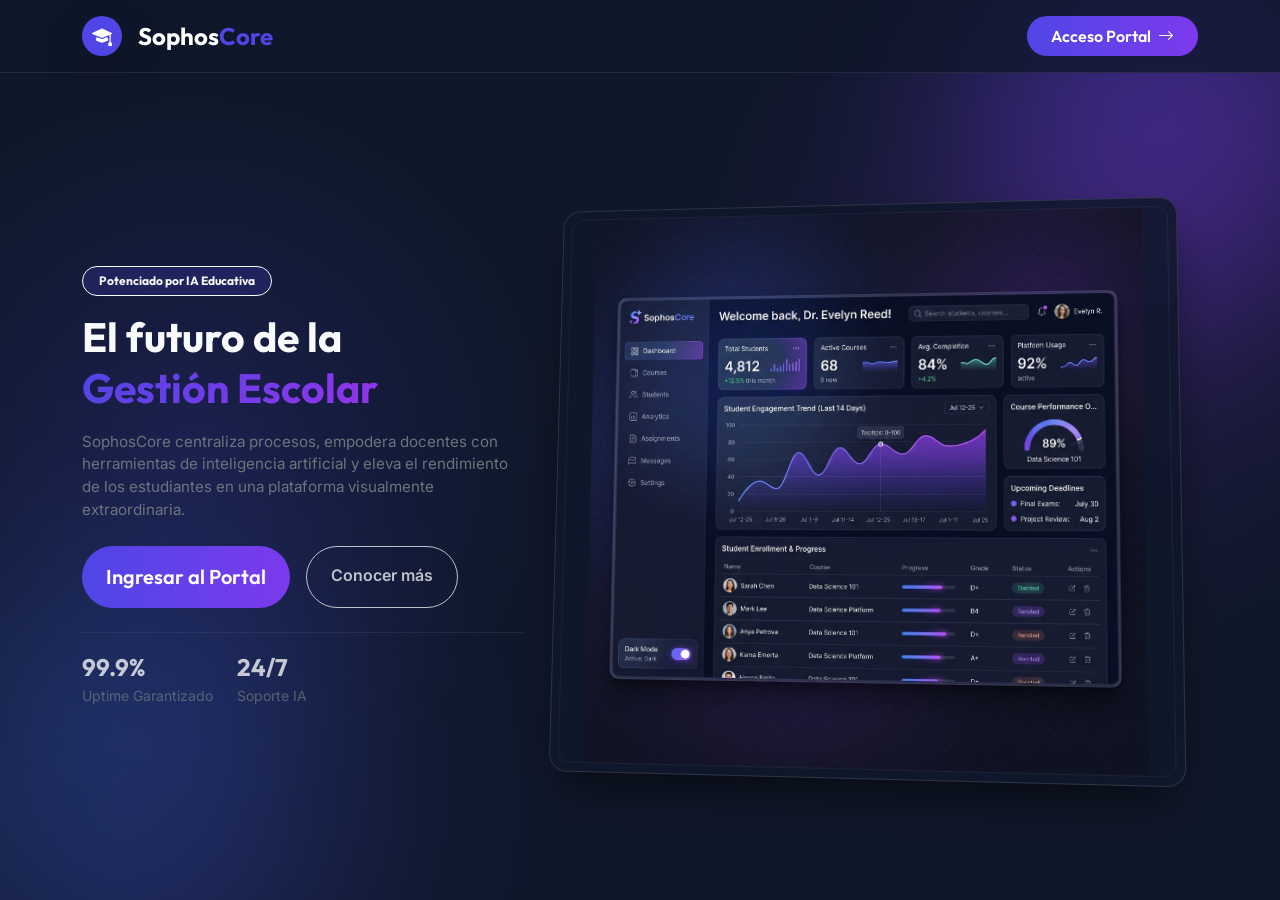
<file: index.html>
<!DOCTYPE html>
<html lang="es">
<head>
    <meta charset="UTF-8">
    <meta name="viewport" content="width=device-width, initial-scale=1.0">
    <title>Sophos Core - Experiencia Educativa Premium</title>
    <!-- Favicon -->
    <link rel="icon" type="image/png" href="assets/img/favicon.png">
    <link rel="shortcut icon" href="assets/img/favicon.ico">
    <!-- Bootstrap 5 CSS -->
    <link href="https://cdn.jsdelivr.net/npm/bootstrap@5.3.3/dist/css/bootstrap.min.css" rel="stylesheet">
    <!-- Bootstrap Icons -->
    <link rel="stylesheet" href="https://cdn.jsdelivr.net/npm/bootstrap-icons@1.11.3/font/bootstrap-icons.min.css">
    <!-- Google Fonts: Outfit and Inter -->
    <link href="https://fonts.googleapis.com/css2?family=Inter:wght@400;500;600&family=Outfit:wght@400;600;800&display=swap" rel="stylesheet">
    <!-- Estilos personalizados -->
    <link rel="stylesheet" href="assets/css/style.css">
    <link rel="stylesheet" href="assets/css/landing.css">
  <link rel="stylesheet" href="assets/css/views.css">
</head>
<body class="landing-page">

    <!-- Glassmorphism Header -->
    <header class="glass-header py-3 position-fixed w-100">
        <div class="container d-flex justify-content-between align-items-center">
            <div class="d-flex align-items-center gap-3">
                <div class="d-flex align-items-center justify-content-center bg-indigo rounded-circle shadow-lg brand-mark">
                    <i class="bi bi-mortarboard-fill text-white fs-5"></i>
                </div>
                <span class="fw-bold fs-4 premium-font text-white">Sophos<span class="text-indigo">Core</span></span>
            </div>
            <div>
                <button type="button" class="btn btn-glow px-4 py-2 rounded-pill fw-semibold premium-font" data-bs-toggle="modal" data-bs-target="#loginModal">
                    Acceso Portal <i class="bi bi-arrow-right ms-1"></i>
                </button>
            </div>
        </div>
    </header>

    <main>
        <section class="hero-section">
            <div class="blob-1"></div>
            <div class="blob-2"></div>
            
            <div class="container hero-content">
                <div class="row align-items-center w-100 my-auto">
                    <div class="col-lg-5 text-start animate-fade-up">
                        <div class="badge rounded-pill border border-light text-light px-3 py-2 mb-3 premium-font landing-status-badge">
                            Potenciado por IA Educativa
                        </div>
                        <h1 class="hero-title fw-bold premium-font mb-3 lh-sm">
                            El futuro de la <br>
                            <span class="gradient-text">Gestión Escolar</span>
                        </h1>
                        <p class="hero-lead text-secondary mb-4 lh-base">
                            SophosCore centraliza procesos, empodera docentes con herramientas de inteligencia artificial y eleva el rendimiento de los estudiantes en una plataforma visualmente extraordinaria.
                        </p>
                        <div class="d-flex gap-3">
                            <button type="button" class="btn btn-glow px-4 py-2 py-md-3 rounded-pill fw-semibold fs-5 premium-font" data-bs-toggle="modal" data-bs-target="#loginModal">
                                Ingresar al Portal
                            </button>
                            <a href="#features" class="btn btn-outline-light px-4 py-2 py-md-3 rounded-pill fw-semibold border-opacity-25 opacity-75 hover-opacity-100 transition-all">
                                Conocer más
                            </a>
                        </div>
                        
                        <div class="mt-4 pt-3 border-top border-secondary border-opacity-25 d-flex align-items-center gap-4 opacity-75">
                            <div class="d-flex flex-column">
                                <span class="fs-4 fw-bold premium-font text-white">99.9%</span>
                                <span class="small text-secondary">Uptime Garantizado</span>
                            </div>
                            <div class="d-flex flex-column">
                                <span class="fs-4 fw-bold premium-font text-white">24/7</span>
                                <span class="small text-secondary">Soporte IA</span>
                            </div>
                        </div>
                    </div>
                    
                    <div class="col-lg-7 position-relative animate-fade-up landing-hero-content">
                        <div class="dashboard-frame animate-float">
                            <!-- Utilizamos la imagen generada de alta fidelidad -->
                            <img src="assets/img/dashboard-preview.jpg" alt="SophosCore Dashboard" class="img-fluid">
                        </div>
                    </div>
                </div>
            </div>
        </section>
    </main>

    <!-- Login Modal Premium Compacto -->
    <div class="modal fade" id="loginModal" tabindex="-1" aria-hidden="true">
        <div class="modal-dialog modal-dialog-centered landing-login-dialog">
            <div class="modal-content border-0 shadow-lg rounded-4 overflow-hidden">
                <div class="modal-body p-4">
                    <div class="d-flex justify-content-between align-items-center mb-3">
                        <div class="d-flex align-items-center gap-2">
                            <div class="d-flex align-items-center justify-content-center bg-indigo rounded-circle landing-login-mark">
                                <i class="bi bi-mortarboard-fill text-white fs-6"></i>
                            </div>
                            <span class="fw-bold fs-5 premium-font text-white">Sophos<span class="text-indigo">Core</span></span>
                        </div>
                        <button type="button" class="btn-close btn-close-white view-text-caption" data-bs-dismiss="modal" aria-label="Close"></button>
                    </div>
                    
                    <h5 class="fw-bold premium-font text-white mb-1">Bienvenido de nuevo</h5>
                    <p class="text-secondary small mb-3 view-text-supporting">Ingresa tus credenciales institucionales</p>
                    
                    <form id="loginForm">
                        <div class="mb-2">
                            <label class="form-label text-secondary small fw-medium mb-1 view-text-caption">Correo Electrónico</label>
                            <div class="input-group input-group-sm">
                                <span class="input-group-text bg-dark border-secondary border-opacity-25 text-white-50"><i class="bi bi-envelope"></i></span>
                                <input type="email" id="loginEmail" class="form-control bg-dark text-white border-secondary border-opacity-25 py-2" placeholder="nombre@institucion.edu" required>
                            </div>
                        </div>
                        <div class="mb-3">
                            <div class="d-flex justify-content-between align-items-center mb-1">
                                <label class="form-label text-secondary small fw-medium mb-0 view-text-caption">Contraseña</label>
                                <a href="#" class="text-indigo text-decoration-none small view-text-meta">¿Olvidaste tu clave?</a>
                            </div>
                            <div class="input-group input-group-sm">
                                <span class="input-group-text bg-dark border-secondary border-opacity-25 text-white-50"><i class="bi bi-key"></i></span>
                                <input type="password" id="loginPassword" class="form-control bg-dark text-white border-secondary border-opacity-25 py-2" placeholder="••••••••" required>
                                <button class="btn btn-outline-secondary border-secondary border-opacity-25 text-white-50" type="button" id="toggleLoginPassword" title="Mostrar u ocultar contraseña">
                                    <i class="bi bi-eye" id="toggleLoginIcon"></i>
                                </button>
                            </div>
                        </div>
                        
                        <div id="loginAlert" class="alert alert-danger py-2 px-3 small d-none mb-3 view-text-supporting"></div>
                        
                        <button type="submit" class="btn btn-glow w-100 py-2 rounded-3 fw-bold premium-font mb-2 view-text-action">
                            Iniciar Sesión <i class="bi bi-arrow-right ms-1"></i>
                        </button>
                    </form>
                </div>
            </div>
        </div>
    </div>

    <!-- Bootstrap 5 JS Bundle -->
    <script src="https://cdn.jsdelivr.net/npm/bootstrap@5.3.3/dist/js/bootstrap.bundle.min.js"></script>
    <!-- Vanilla JS -->
    <script src="assets/js/main.js"></script>
</body>
</html>
</file>
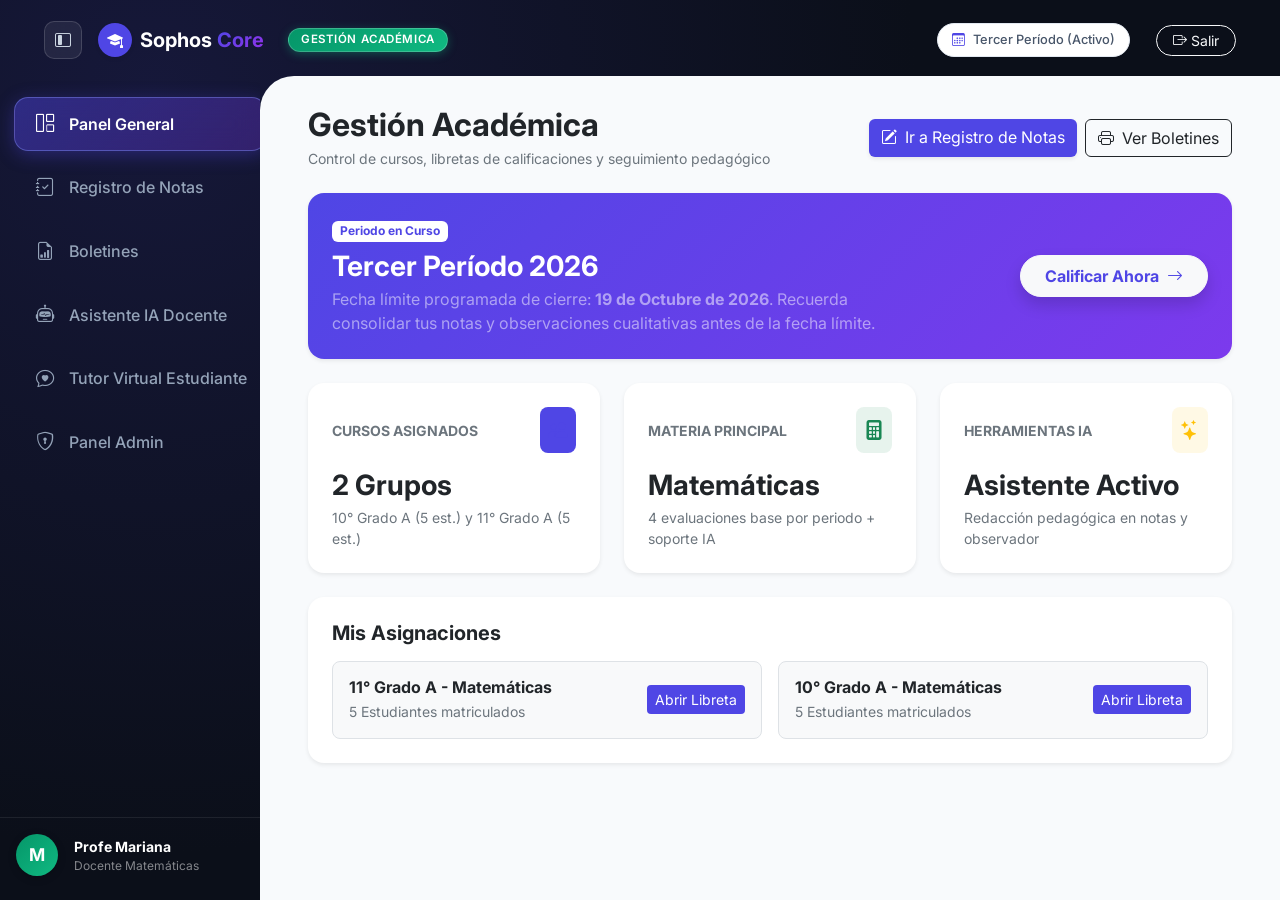
<file: Views/m2-academico/index.html>
<!DOCTYPE html>
<html lang="es">
<head>
    <meta charset="UTF-8">
    <meta name="viewport" content="width=device-width, initial-scale=1.0">
    <title>Sophos Core - Inicio Académico (Docente)</title>
    <!-- Favicon -->
    <link rel="icon" type="image/png" href="../../assets/img/favicon.png">
    <link rel="shortcut icon" href="../../favicon.ico">
    <!-- Bootstrap 5 CSS -->
    <link href="https://cdn.jsdelivr.net/npm/bootstrap@5.3.3/dist/css/bootstrap.min.css" rel="stylesheet">
    <!-- Bootstrap Icons -->
    <link rel="stylesheet" href="https://cdn.jsdelivr.net/npm/bootstrap-icons@1.11.3/font/bootstrap-icons.min.css">
    <!-- Google Fonts -->
    <link href="https://fonts.googleapis.com/css2?family=Inter:wght@400;500;600;700&display=swap" rel="stylesheet">
    <!-- Estilos personalizados -->
    <link rel="stylesheet" href="../../assets/css/style.css">
    <link rel="stylesheet" href="../../assets/css/modules.css">
  <link rel="stylesheet" href="../../assets/css/views.css">
</head>
<body class="dashboard-body role-docente">

    <header class="glass-header">
        <div class="container-fluid d-flex justify-content-between align-items-center">
            <div class="d-flex align-items-center gap-3">
                <button id="sidebarToggle" class="sidebar-toggle-btn" title="Ocultar/Mostrar Menú">
                    <i class="bi bi-layout-sidebar-inset"></i>
                </button>
                <a href="../../index.html" class="d-flex align-items-center gap-2 text-decoration-none">
                    <div class="d-flex align-items-center justify-content-center bg-indigo rounded-circle shadow-sm sidebar-brand-mark">
                        <i class="bi bi-mortarboard-fill text-white fs-6"></i>
                    </div>
                    <span class="fw-bold fs-5 text-white tracking-tight">Sophos <span class="gradient-text">Core</span></span>
                </a>
                <span class="badge badge-role badge-role-docente ms-2">Gestión Académica</span>
            </div>
            <div class="top-icons">
                <div class="badge-date-pill d-flex align-items-center gap-2 me-3" id="periodHeaderBadge">
                    <i class="bi bi-calendar3 text-indigo"></i>
                    <span id="periodHeaderName">Periodo 3 Activo</span>
                </div>
                <a href="../../index.html" class="btn btn-sm btn-outline-light rounded-pill px-3" onclick="sessionStorage.removeItem('sophos_session');">
                    <i class="bi bi-box-arrow-right"></i> Salir
                </a>
            </div>
        </div>
    </header>

    <div class="dashboard-layout d-flex">
        <!-- Sidebar -->
        <aside id="sidebar" class="sidebar py-3 d-flex flex-column justify-content-between">
            <ul class="nav flex-column mb-auto">
                <li class="nav-item">
                    <a class="nav-link active" href="inicio.html">
                        <i class="bi bi-grid-1x2"></i> <span class="nav-text">Panel General</span>
                    </a>
                </li>
                <li class="nav-item">
                    <a class="nav-link" href="notas.html">
                        <i class="bi bi-journal-check"></i> <span class="nav-text">Registro de Notas</span>
                    </a>
                </li>
                <li class="nav-item">
                    <a class="nav-link" href="boletin.html">
                        <i class="bi bi-file-earmark-bar-graph"></i> <span class="nav-text">Boletines</span>
                    </a>
                </li>
                <li class="nav-item">
                    <a class="nav-link" href="../m3-asistente-docente/nuevo-asistente.html">
                        <i class="bi bi-robot"></i> <span class="nav-text">Asistente IA Docente</span>
                    </a>
                </li>
                <li class="nav-item">
                    <a class="nav-link" href="../m4-tutor-academico/nuevo-tutor.html">
                        <i class="bi bi-chat-heart"></i> <span class="nav-text">Tutor Virtual Estudiante</span>
                    </a>
                </li>
                <li class="nav-item">
                    <a class="nav-link" href="../admin.html">
                        <i class="bi bi-shield-lock"></i> <span class="nav-text">Panel Admin</span>
                    </a>
                </li>
            </ul>

            <div class="sidebar-user-footer px-3 pt-3">
                <div class="d-flex align-items-center gap-3 mb-2 user-profile-box">
                    <div class="avatar-circle text-white fw-bold d-flex align-items-center justify-content-center rounded-circle flex-shrink-0 teacher-profile-avatar">
                        M
                    </div>
                    <div class="user-details overflow-hidden">
                        <div class="fw-bold text-white small text-truncate">Profe Mariana</div>
                        <div class="text-white-50 text-truncate view-text-caption">Docente Matemáticas</div>
                    </div>
                </div>
            </div>
        </aside>

        <!-- Main Content -->
        <main class="panel-main">
            <div class="container-fluid">
                <div class="d-flex flex-wrap justify-content-between align-items-center mb-4 gap-3">
                    <div>
                        <h2 class="fw-bold mb-1 text-dark">Gestión Académica</h2>
                        <p class="text-secondary small mb-0">Control de cursos, libretas de calificaciones y seguimiento pedagógico</p>
                    </div>
                    <div class="d-flex gap-2">
                        <a href="notas.html" class="btn btn-indigo shadow-sm">
                            <i class="bi bi-pencil-square me-1"></i> Ir a Registro de Notas
                        </a>
                        <a href="boletin.html" class="btn btn-outline-dark">
                            <i class="bi bi-printer me-1"></i> Ver Boletines
                        </a>
                    </div>
                </div>

                <!-- Banner Periodo Actual -->
                <div class="card card-custom p-4 mb-4 border-0 shadow-sm academic-summary-banner">
                    <div class="row align-items-center">
                        <div class="col-md-8">
                            <span class="badge bg-white text-indigo fw-bold mb-2">Periodo en Curso</span>
                            <h3 class="fw-bold mb-1" id="bannerPeriodTitle">Tercer Período Académico 2026</h3>
                            <p class="mb-0 text-white-50" id="bannerPeriodSub">Fecha límite programada de cierre: <strong>19 de Octubre de 2026</strong>. Recuerda consolidar tus notas y observaciones cualitativas antes de la fecha límite.</p>
                        </div>
                        <div class="col-md-4 text-md-end mt-3 mt-md-0">
                            <a href="notas.html" class="btn btn-light text-indigo fw-bold px-4 py-2 rounded-pill shadow">
                                Calificar Ahora <i class="bi bi-arrow-right ms-1"></i>
                            </a>
                        </div>
                    </div>
                </div>

                <!-- Métricas Rápidas -->
                <div class="row g-4 mb-4">
                    <div class="col-md-4">
                        <div class="card card-custom p-4 h-100 shadow-sm border-0">
                            <div class="d-flex justify-content-between align-items-center mb-3">
                                <span class="text-secondary small fw-bold text-uppercase">Cursos Asignados</span>
                                <div class="bg-indigo bg-opacity-10 text-indigo rounded-3 p-2">
                                    <i class="bi bi-people-fill fs-5"></i>
                                </div>
                            </div>
                            <h3 class="fw-bold text-dark mb-1">2 Grupos</h3>
                            <div class="text-secondary small">10° Grado A (5 est.) y 11° Grado A (5 est.)</div>
                        </div>
                    </div>
                    <div class="col-md-4">
                        <div class="card card-custom p-4 h-100 shadow-sm border-0">
                            <div class="d-flex justify-content-between align-items-center mb-3">
                                <span class="text-secondary small fw-bold text-uppercase">Materia Principal</span>
                                <div class="bg-success bg-opacity-10 text-success rounded-3 p-2">
                                    <i class="bi bi-calculator-fill fs-5"></i>
                                </div>
                            </div>
                            <h3 class="fw-bold text-dark mb-1">Matemáticas</h3>
                            <div class="text-secondary small">4 evaluaciones base por periodo + soporte IA</div>
                        </div>
                    </div>
                    <div class="col-md-4">
                        <div class="card card-custom p-4 h-100 shadow-sm border-0">
                            <div class="d-flex justify-content-between align-items-center mb-3">
                                <span class="text-secondary small fw-bold text-uppercase">Herramientas IA</span>
                                <div class="bg-warning bg-opacity-10 text-warning rounded-3 p-2">
                                    <i class="bi bi-stars fs-5"></i>
                                </div>
                            </div>
                            <h3 class="fw-bold text-dark mb-1">Asistente Activo</h3>
                            <div class="text-secondary small">Redacción pedagógica en notas y observador</div>
                        </div>
                    </div>
                </div>

                <!-- Cursos y acceso rápido -->
                <div class="card card-custom border-0 shadow-sm p-4">
                    <h5 class="fw-bold text-dark mb-3">Mis Asignaciones</h5>
                    <div class="row g-3">
                        <div class="col-md-6">
                            <div class="border rounded-3 p-3 bg-light d-flex justify-content-between align-items-center">
                                <div>
                                    <h6 class="fw-bold text-dark mb-1">11° Grado A - Matemáticas</h6>
                                    <div class="text-secondary small">5 Estudiantes matriculados</div>
                                </div>
                                <a href="notas.html?curso=11A" class="btn btn-sm btn-indigo">Abrir Libreta</a>
                            </div>
                        </div>
                        <div class="col-md-6">
                            <div class="border rounded-3 p-3 bg-light d-flex justify-content-between align-items-center">
                                <div>
                                    <h6 class="fw-bold text-dark mb-1">10° Grado A - Matemáticas</h6>
                                    <div class="text-secondary small">5 Estudiantes matriculados</div>
                                </div>
                                <a href="notas.html?curso=10A" class="btn btn-sm btn-indigo">Abrir Libreta</a>
                            </div>
                        </div>
                    </div>
                </div>

            </div>
        </main>
    </div>

    <!-- Scripts -->
    <script src="https://cdn.jsdelivr.net/npm/bootstrap@5.3.3/dist/js/bootstrap.bundle.min.js"></script>
    <script src="../../assets/js/main.js"></script>
    <script>
        document.addEventListener('DOMContentLoaded', () => {
            const currentPeriod = (typeof SophosDB !== 'undefined' ? SophosDB.getCurrentPeriod() : null) || { name: 'Tercer Período', status: 'active' };
            if (currentPeriod) {
                document.getElementById('periodHeaderName').textContent = `${currentPeriod.name} (${currentPeriod.status === 'active' ? 'Activo' : 'Cerrado'})`;
                document.getElementById('bannerPeriodTitle').textContent = `${currentPeriod.name} 2026`;
                if (currentPeriod.id === 3) {
                    document.getElementById('bannerPeriodSub').innerHTML = `Fecha límite programada de cierre: <strong>19 de Octubre de 2026</strong>. Consolida tus calificaciones y observaciones para boletín.`;
                } else if (currentPeriod.id === 4) {
                    document.getElementById('bannerPeriodSub').innerHTML = `¡El <strong>Cuarto Período</strong> está activo! La libreta está lista con 4 columnas en blanco para el nuevo período.`;
                }
            }
        });
    </script>
</body>
</html>
</file>
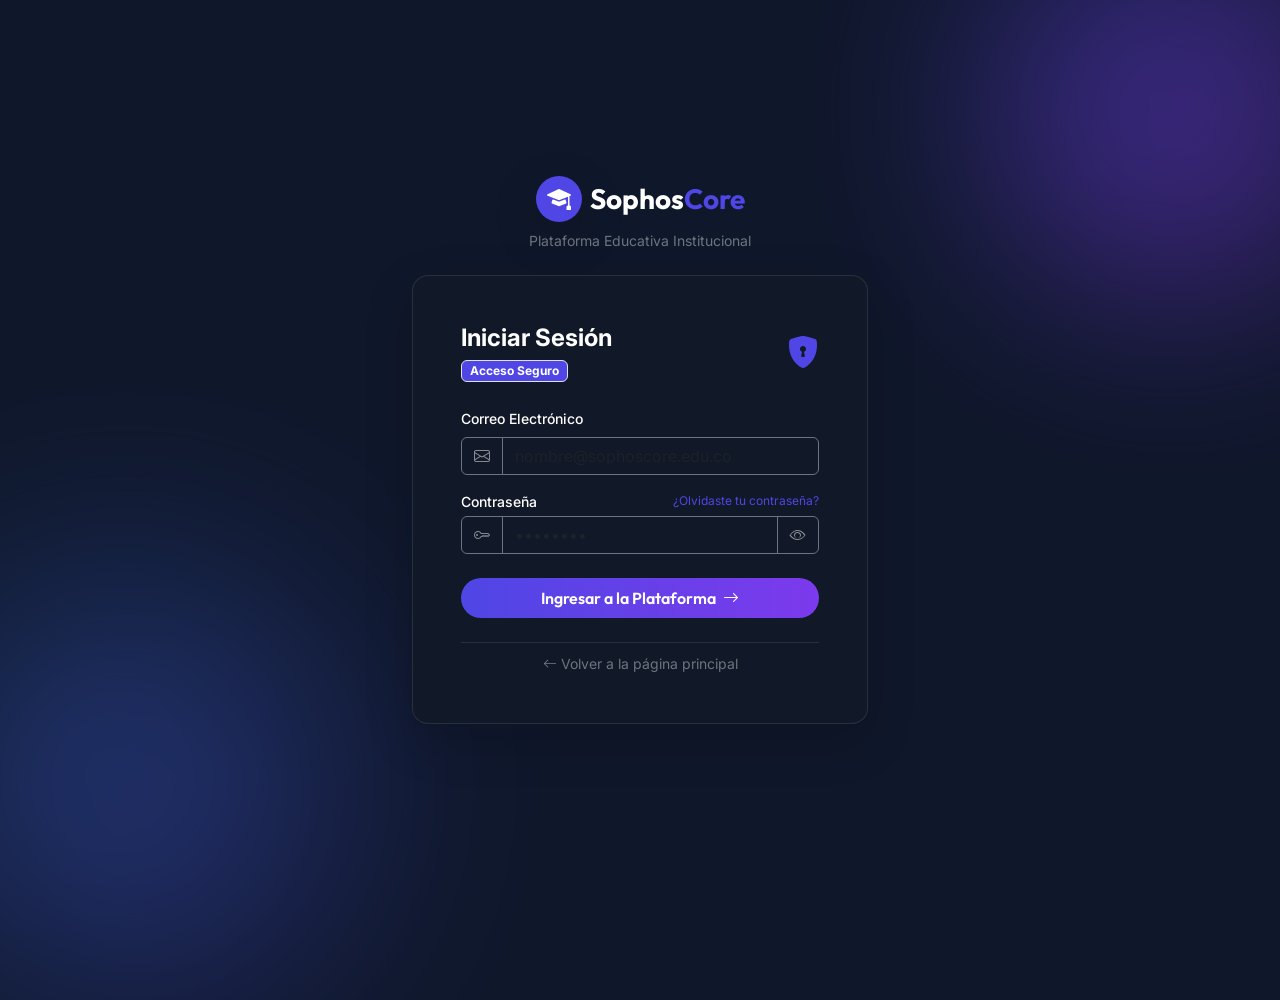
<file: Views/m1-autenticacion/login.html>
<!DOCTYPE html>
<html lang="es">
<head>
    <meta charset="UTF-8">
    <meta name="viewport" content="width=device-width, initial-scale=1.0">
    <title>Sophos Core - Acceso al Sistema y Seguridad</title>
    <!-- Favicon -->
    <link rel="icon" type="image/png" href="../../assets/img/favicon.png">
    <link rel="shortcut icon" href="../../favicon.ico">
    <!-- Bootstrap 5 CSS -->
    <link href="https://cdn.jsdelivr.net/npm/bootstrap@5.3.3/dist/css/bootstrap.min.css" rel="stylesheet">
    <!-- Bootstrap Icons -->
    <link rel="stylesheet" href="https://cdn.jsdelivr.net/npm/bootstrap-icons@1.11.3/font/bootstrap-icons.min.css">
    <!-- Google Fonts -->
    <link href="https://fonts.googleapis.com/css2?family=Inter:wght@400;500;600;700&family=Outfit:wght@500;700;800&display=swap" rel="stylesheet">
    <!-- Estilos generales y módulos -->
    <link rel="stylesheet" href="../../assets/css/style.css">
    <link rel="stylesheet" href="../../assets/css/landing.css">
    <link rel="stylesheet" href="../../assets/css/modules.css">
  <link rel="stylesheet" href="../../assets/css/views.css">
</head>
<body class="landing-page d-flex align-items-center justify-content-center min-vh-100 p-3">

    <!-- Blobs decorativos de fondo -->
    <div class="blob-1"></div>
    <div class="blob-2"></div>

    <div class="container login-content-shell">
        <div class="text-center mb-4">
            <a href="../../index.html" class="d-inline-flex align-items-center gap-2 text-decoration-none">
                <div class="d-flex align-items-center justify-content-center bg-indigo rounded-circle shadow-lg login-brand-mark">
                    <i class="bi bi-mortarboard-fill text-white fs-4"></i>
                </div>
                <span class="fw-bold fs-3 premium-font text-white">Sophos<span class="text-indigo">Core</span></span>
            </a>
            <p class="text-secondary small mt-2">Plataforma Educativa Institucional</p>
        </div>

        <div class="card p-4 p-md-5 rounded-4 border-0 shadow-lg" style="background: #111827; border: 1px solid rgba(255, 255, 255, 0.1) !important;">
            <div class="d-flex align-items-center justify-content-between mb-4">
                <div>
                    <h4 class="fw-bold text-white mb-1">Iniciar Sesión</h4>
                    <span class="badge bg-indigo bg-opacity-25 text-white border border-indigo small">Acceso Seguro</span>
                </div>
                <i class="bi bi-shield-lock-fill text-indigo fs-2"></i>
            </div>

            <div id="authAlert" class="alert alert-danger py-2 px-3 small d-none mb-3 login-alert"></div>

            <form id="authLoginForm">
                <div class="mb-3">
                    <label for="authEmail" class="form-label text-white small fw-medium">Correo Electrónico</label>
                    <div class="input-group">
                        <span class="input-group-text bg-transparent border-secondary text-white-50"><i class="bi bi-envelope"></i></span>
                        <input type="email" class="form-control bg-transparent text-white border-secondary" id="authEmail" required placeholder="nombre@sophoscore.edu.co">
                    </div>
                </div>

                <div class="mb-4">
                    <div class="d-flex justify-content-between align-items-center mb-1">
                        <label for="authPassword" class="form-label text-white small fw-medium mb-0">Contraseña</label>
                        <a href="#" class="text-indigo text-decoration-none small view-text-caption">¿Olvidaste tu contraseña?</a>
                    </div>
                    <div class="input-group">
                        <span class="input-group-text bg-transparent border-secondary text-white-50"><i class="bi bi-key"></i></span>
                        <input type="password" class="form-control bg-transparent text-white border-secondary" id="authPassword" required placeholder="••••••••">
                        <button class="btn btn-outline-secondary border-secondary text-white-50" type="button" id="toggleAuthPassword" title="Mostrar u ocultar contraseña">
                            <i class="bi bi-eye" id="toggleAuthIcon"></i>
                        </button>
                    </div>
                </div>

                <button type="submit" id="authSubmitBtn" class="btn btn-glow w-100 py-2 rounded-pill fw-semibold premium-font fs-6">
                    Ingresar a la Plataforma <i class="bi bi-arrow-right ms-1"></i>
                </button>
            </form>

            <div class="text-center mt-4 pt-2 border-top border-secondary border-opacity-25">
                <a href="../../index.html" class="text-secondary text-decoration-none small hover-white">
                    <i class="bi bi-arrow-left"></i> Volver a la página principal
                </a>
            </div>
        </div>
    </div>

    <!-- Scripts -->
    <script src="https://cdn.jsdelivr.net/npm/bootstrap@5.3.3/dist/js/bootstrap.bundle.min.js"></script>
    <script>
        const toggleAuthBtn = document.getElementById('toggleAuthPassword');
        const authPassInput = document.getElementById('authPassword');
        const toggleAuthIcon = document.getElementById('toggleAuthIcon');

        if (toggleAuthBtn && authPassInput) {
            toggleAuthBtn.addEventListener('click', () => {
                const isPass = authPassInput.type === 'password';
                authPassInput.type = isPass ? 'text' : 'password';
                if (toggleAuthIcon) {
                    toggleAuthIcon.classList.toggle('bi-eye', !isPass);
                    toggleAuthIcon.classList.toggle('bi-eye-slash', isPass);
                }
            });
        }

        document.getElementById('authLoginForm').addEventListener('submit', async (e) => {
            e.preventDefault();
            const email = (document.getElementById('authEmail').value || '').trim();
            const password = (document.getElementById('authPassword').value || '').trim();
            const alertBox = document.getElementById('authAlert');
            const submitBtn = document.getElementById('authSubmitBtn');

            if (alertBox) alertBox.classList.add('d-none');
            if (submitBtn) {
                submitBtn.disabled = true;
                submitBtn.innerHTML = '<span class="spinner-border spinner-border-sm me-1"></span> Verificando credenciales...';
            }

            try {
                const response = await fetch('../../api/login.php', {
                    method: 'POST',
                    headers: { 'Content-Type': 'application/json' },
                    body: JSON.stringify({ email, password })
                });

                const data = await response.json();

                if (data.success) {
                    sessionStorage.setItem('sophos_session', JSON.stringify(data.user));
                    let redirect = data.redirect_url;
                    // Ajustar ruta relativa desde Views/m1-autenticacion/
                    if (redirect.startsWith('Views/')) {
                        redirect = '../' + redirect.replace('Views/', '');
                    }
                    window.location.href = redirect;
                } else {
                    if (alertBox) {
                        alertBox.textContent = data.error || 'Credenciales inválidas.';
                        alertBox.classList.remove('d-none');
                    } else {
                        alert(data.error);
                    }
                }
            } catch (err) {
                console.error("Error al autenticar:", err);
                if (alertBox) {
                    alertBox.textContent = 'Error de conexión con el servidor de autenticación.';
                    alertBox.classList.remove('d-none');
                }
            } finally {
                if (submitBtn) {
                    submitBtn.disabled = false;
                    submitBtn.innerHTML = 'Ingresar a la Plataforma <i class="bi bi-arrow-right ms-1"></i>';
                }
            }
        });
    </script>
</body>
</html>
</file>
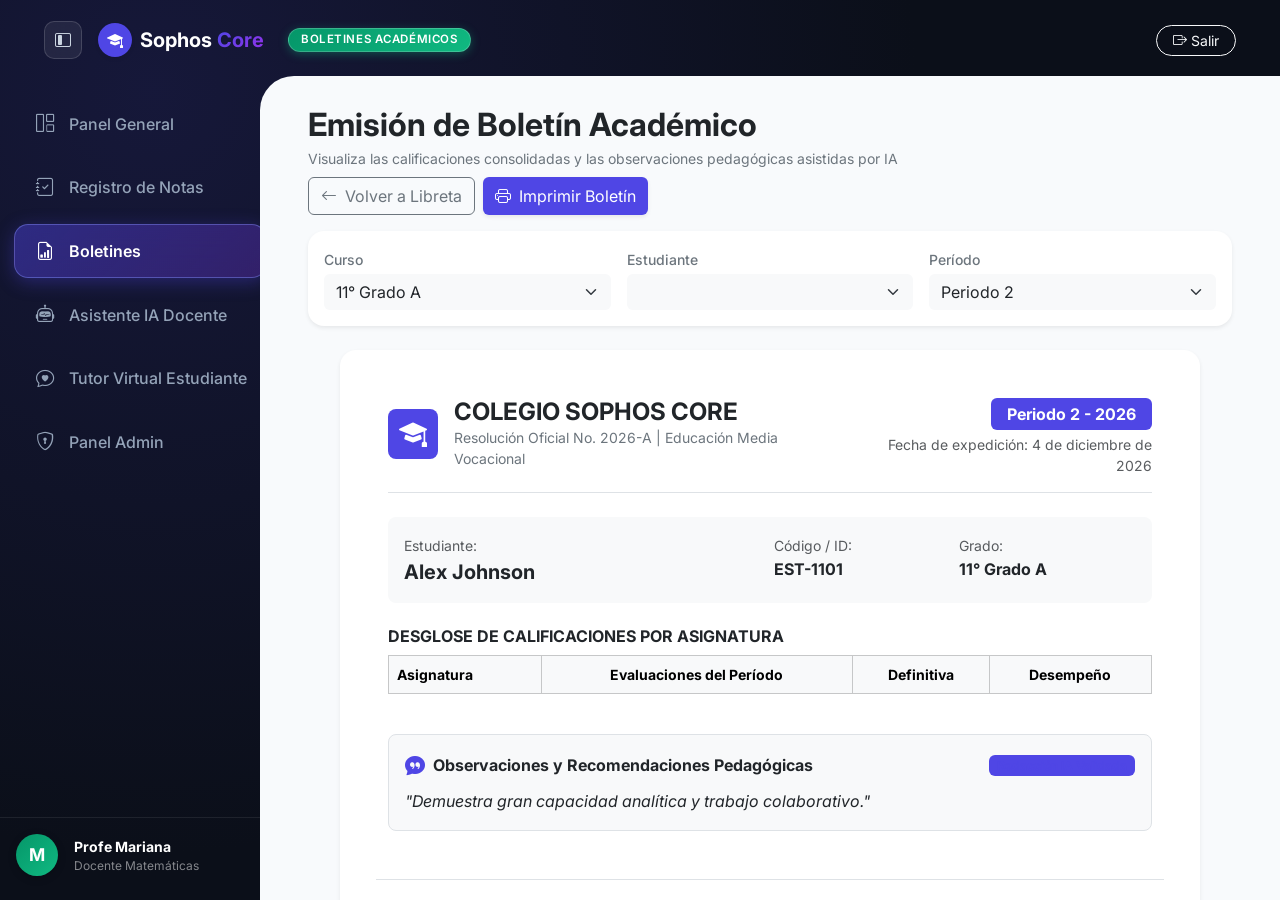
<file: Views/m2-academico/boletin.html>
<!DOCTYPE html>
<html lang="es">
<head>
    <meta charset="UTF-8">
    <meta name="viewport" content="width=device-width, initial-scale=1.0">
    <title>Sophos Core - Boletines de Calificaciones</title>
    <!-- Favicon -->
    <link rel="icon" type="image/png" href="../../assets/img/favicon.png">
    <link rel="shortcut icon" href="../../favicon.ico">
    <!-- Bootstrap 5 CSS -->
    <link href="https://cdn.jsdelivr.net/npm/bootstrap@5.3.3/dist/css/bootstrap.min.css" rel="stylesheet">
    <!-- Bootstrap Icons -->
    <link rel="stylesheet" href="https://cdn.jsdelivr.net/npm/bootstrap-icons@1.11.3/font/bootstrap-icons.min.css">
    <!-- Google Fonts -->
    <link href="https://fonts.googleapis.com/css2?family=Inter:wght@400;500;600;700&display=swap" rel="stylesheet">
    <!-- Estilos personalizados -->
    <link rel="stylesheet" href="../../assets/css/style.css">
    <link rel="stylesheet" href="../../assets/css/modules.css">
    <!-- Estilos para impresión oficial de boletines -->
    <link rel="stylesheet" href="../../assets/css/print.css" media="print">
  <link rel="stylesheet" href="../../assets/css/views.css">
</head>
<body class="dashboard-body role-docente">

    <header class="glass-header no-print">
        <div class="container-fluid d-flex justify-content-between align-items-center">
            <div class="d-flex align-items-center gap-3">
                <button id="sidebarToggle" class="sidebar-toggle-btn" title="Ocultar/Mostrar Menú">
                    <i class="bi bi-layout-sidebar-inset"></i>
                </button>
                <a href="../../index.html" class="d-flex align-items-center gap-2 text-decoration-none">
                    <div class="d-flex align-items-center justify-content-center bg-indigo rounded-circle shadow-sm sidebar-brand-mark">
                        <i class="bi bi-mortarboard-fill text-white fs-6"></i>
                    </div>
                    <span class="fw-bold fs-5 text-white tracking-tight">Sophos <span class="gradient-text">Core</span></span>
                </a>
                <span class="badge badge-role badge-role-docente ms-2">Boletines Académicos</span>
            </div>
            <div class="top-icons">
                <a href="../../index.html" class="btn btn-sm btn-outline-light rounded-pill px-3" onclick="sessionStorage.removeItem('sophos_session');">
                    <i class="bi bi-box-arrow-right"></i> Salir
                </a>
            </div>
        </div>
    </header>

    <div class="dashboard-layout d-flex">
        <!-- Sidebar -->
        <aside id="sidebar" class="sidebar py-3 d-flex flex-column justify-content-between no-print">
            <ul class="nav flex-column mb-auto">
                <li class="nav-item">
                    <a class="nav-link" href="inicio.html">
                        <i class="bi bi-grid-1x2"></i> <span class="nav-text">Panel General</span>
                    </a>
                </li>
                <li class="nav-item">
                    <a class="nav-link" href="notas.html">
                        <i class="bi bi-journal-check"></i> <span class="nav-text">Registro de Notas</span>
                    </a>
                </li>
                <li class="nav-item">
                    <a class="nav-link active" href="boletin.html">
                        <i class="bi bi-file-earmark-bar-graph"></i> <span class="nav-text">Boletines</span>
                    </a>
                </li>
                <li class="nav-item">
                    <a class="nav-link" href="../m3-asistente-docente/nuevo-asistente.html">
                        <i class="bi bi-robot"></i> <span class="nav-text">Asistente IA Docente</span>
                    </a>
                </li>
                <li class="nav-item">
                    <a class="nav-link" href="../m4-tutor-academico/nuevo-tutor.html">
                        <i class="bi bi-chat-heart"></i> <span class="nav-text">Tutor Virtual Estudiante</span>
                    </a>
                </li>
                <li class="nav-item">
                    <a class="nav-link" href="../admin.html">
                        <i class="bi bi-shield-lock"></i> <span class="nav-text">Panel Admin</span>
                    </a>
                </li>
            </ul>

            <div class="sidebar-user-footer px-3 pt-3">
                <div class="d-flex align-items-center gap-3 mb-2 user-profile-box">
                    <div class="avatar-circle text-white fw-bold d-flex align-items-center justify-content-center rounded-circle flex-shrink-0 teacher-profile-avatar">
                        M
                    </div>
                    <div class="user-details overflow-hidden">
                        <div class="fw-bold text-white small text-truncate">Profe Mariana</div>
                        <div class="text-white-50 text-truncate view-text-caption">Docente Matemáticas</div>
                    </div>
                </div>
            </div>
        </aside>

        <!-- Main Content -->
        <main class="panel-main">
            <div class="container-fluid">
                
                <div class="d-flex flex-wrap justify-content-between align-items-center mb-3 gap-2 no-print">
                    <div>
                        <h2 class="fw-bold mb-1 text-dark">Emisión de Boletín Académico</h2>
                        <p class="text-secondary small mb-0">Visualiza las calificaciones consolidadas y las observaciones pedagógicas asistidas por IA</p>
                    </div>
                    <div class="d-flex gap-2">
                        <a href="notas.html" class="btn btn-outline-secondary">
                            <i class="bi bi-arrow-left me-1"></i> Volver a Libreta
                        </a>
                        <button type="button" class="btn btn-indigo shadow-sm" onclick="window.print()">
                            <i class="bi bi-printer me-1"></i> Imprimir Boletín
                        </button>
                    </div>
                </div>

                <!-- Filtros para seleccionar estudiante y periodo -->
                <div class="card card-custom p-3 mb-4 border-0 shadow-sm no-print">
                    <div class="row g-3 align-items-center">
                        <div class="col-md-4">
                            <label class="form-label small text-secondary fw-medium mb-1">Curso</label>
                            <select class="form-select bg-light border-0" id="selBoletinCourse">
                                <option value="11A">11° Grado A</option>
                                <option value="10A">10° Grado A</option>
                            </select>
                        </div>
                        <div class="col-md-4">
                            <label class="form-label small text-secondary fw-medium mb-1">Estudiante</label>
                            <select class="form-select bg-light border-0" id="selBoletinStudent">
                                <!-- Llenado dinámico -->
                            </select>
                        </div>
                        <div class="col-md-4">
                            <label class="form-label small text-secondary fw-medium mb-1">Período</label>
                            <select class="form-select bg-light border-0" id="selBoletinPeriod">
                                <option value="" disabled>Seleccionar Período...</option>
                                <option value="1">Periodo 1</option>
                                <option value="2" selected>Periodo 2</option>
                            </select>
                        </div>
                    </div>
                </div>

                <!-- Formato Oficial del Boletín -->
                <div class="card card-custom p-4 p-md-5 border-0 shadow-sm mx-auto card-report report-content-card" id="boletinContent">
                    <!-- Cabecera Institucional -->
                    <div class="d-flex justify-content-between align-items-start border-bottom pb-3 mb-4">
                        <div class="d-flex align-items-center gap-3">
                            <div class="d-flex align-items-center justify-content-center bg-indigo rounded-3 text-white report-brand-mark">
                                <i class="bi bi-mortarboard-fill fs-3"></i>
                            </div>
                            <div>
                                <h4 class="fw-bold mb-0 text-dark">COLEGIO SOPHOS CORE</h4>
                                <div class="text-secondary small">Resolución Oficial No. 2026-A | Educación Media Vocacional</div>
                            </div>
                        </div>
                        <div class="text-end">
                            <span class="badge bg-indigo px-3 py-2 fs-6" id="bReportPeriodBadge">Periodo 2 - 2026</span>
                            <div class="text-muted small mt-1">Fecha de expedición: <span id="bDate"></span></div>
                        </div>
                    </div>

                    <!-- Datos del Estudiante -->
                    <div class="bg-light p-3 rounded-3 mb-4">
                        <div class="row g-2">
                            <div class="col-md-6">
                                <span class="text-muted small">Estudiante:</span>
                                <div class="fw-bold text-dark fs-5" id="bStudentName">Alex Johnson</div>
                            </div>
                            <div class="col-md-3">
                                <span class="text-muted small">Código / ID:</span>
                                <div class="fw-bold text-dark" id="bStudentID">EST-1101</div>
                            </div>
                            <div class="col-md-3">
                                <span class="text-muted small">Grado:</span>
                                <div class="fw-bold text-dark" id="bStudentGrade">11° Grado A</div>
                            </div>
                        </div>
                    </div>

                    <!-- Tabla de Desempeño Académico -->
                    <h6 class="fw-bold text-dark text-uppercase mb-2">Desglose de Calificaciones por Asignatura</h6>
                    <div class="table-responsive mb-4">
                        <table class="table table-bordered align-middle">
                            <thead class="table-light text-center small">
                                <tr>
                                    <th class="text-start">Asignatura</th>
                                    <th>Evaluaciones del Período</th>
                                    <th>Definitiva</th>
                                    <th>Desempeño</th>
                                </tr>
                            </thead>
                            <tbody id="bTableBody">
                                <!-- Rellenado dinámicamente -->
                            </tbody>
                        </table>
                    </div>

                    <!-- Observación Oficial Asistida por IA -->
                    <div class="border rounded-3 p-3 bg-light mb-4">
                        <div class="d-flex align-items-center gap-2 mb-2">
                            <i class="bi bi-chat-quote-fill text-indigo fs-5"></i>
                            <h6 class="fw-bold text-dark mb-0">Observaciones y Recomendaciones Pedagógicas</h6>
                            <span class="badge bg-indigo bg-opacity-10 text-indigo small ms-auto no-print">Redacción IA Validada</span>
                        </div>
                        <p class="mb-0 text-dark report-observation" id="bObservationText">
                            "Demuestra gran capacidad analítica y trabajo colaborativo."
                        </p>
                    </div>

                    <!-- Firmas -->
                    <div class="row pt-4 mt-4 border-top text-center">
                        <div class="col-6">
                            <div class="border-top border-dark mx-auto w-75 pt-1">
                                <div class="fw-bold small">Profe Mariana</div>
                                <div class="text-muted view-text-caption">Docente Titular</div>
                            </div>
                        </div>
                        <div class="col-6">
                            <div class="border-top border-dark mx-auto w-75 pt-1">
                                <div class="fw-bold small">Rectoría Institucional</div>
                                <div class="text-muted view-text-caption">Colegio SophosCore</div>
                            </div>
                        </div>
                    </div>
                </div>

            </div>
        </main>
    </div>

    <!-- Scripts -->
    <script src="https://cdn.jsdelivr.net/npm/bootstrap@5.3.3/dist/js/bootstrap.bundle.min.js"></script>
    <script src="../../assets/js/main.js"></script>
    <script>
        document.addEventListener('DOMContentLoaded', () => {
            document.getElementById('bDate').textContent = new Date().toLocaleDateString('es-CO', { year: 'numeric', month: 'long', day: 'numeric' });
            
            document.getElementById('selBoletinPeriod').value = '2';

            populateStudents();

            document.getElementById('selBoletinCourse').addEventListener('change', () => {
                populateStudents();
                renderBoletin();
            });

            document.getElementById('selBoletinStudent').addEventListener('change', renderBoletin);
            document.getElementById('selBoletinPeriod').addEventListener('change', renderBoletin);
        });

        function populateStudents() {
            const courseId = document.getElementById('selBoletinCourse').value;
            const students = SophosDB.getStudentsByCourse(courseId);
            const sel = document.getElementById('selBoletinStudent');
            sel.innerHTML = '';
            students.forEach(s => {
                const opt = document.createElement('option');
                opt.value = s.id;
                opt.textContent = s.name;
                sel.appendChild(opt);
            });
            renderBoletin();
        }

        async function renderBoletin() {
            const courseId = document.getElementById('selBoletinCourse').value;
            const studentId = document.getElementById('selBoletinStudent').value;
            const periodId = parseInt(document.getElementById('selBoletinPeriod').value);

            const student = SophosDB.getStudentById(studentId);
            const periodObj = SophosDB.getPeriods().find(p => p.id === periodId);

            if (!student) return;

            document.getElementById('bStudentName').textContent = student.name;
            document.getElementById('bStudentID').textContent = student.id;
            document.getElementById('bStudentGrade').textContent = courseId === "11A" ? "11° Grado A" : "10° Grado A";
            document.getElementById('bReportPeriodBadge').textContent = `${periodObj ? periodObj.name : 'Periodo ' + periodId} - 2026`;

            // Si es Período 3 (en curso), no generar boletín
            if (periodId === 3) {
                const tbody = document.getElementById('bTableBody');
                tbody.innerHTML = `
                    <tr>
                        <td colspan="4" class="text-center py-5 text-secondary">
                            <i class="bi bi-hourglass-split text-warning display-5 d-block mb-2"></i>
                            <h5 class="fw-bold text-dark">Boletín No Generado</h5>
                            <p class="small text-muted mb-0">El Período 3 se encuentra actualmente en curso (cierre oficial: 19 de Octubre de 2026).<br>Los boletines se generarán automáticamente una vez la coordinación académica cierre el período.</p>
                        </td>
                    </tr>
                `;
                document.getElementById('bObservationText').textContent = '"Período en curso. Boletín pendiente de generación tras cierre oficial."';
                return;
            }

            // Intentar consultar API oficial de boletín de la base de datos MySQL
            try {
                const res = await fetch(`../../api/boletin.php?course=${courseId}&student_id=${studentId}&period=${periodId}`);
                const data = await res.json();
                if (data.success && data.materias && data.materias.length > 0) {
                    const tbody = document.getElementById('bTableBody');
                    let rowsHtml = '';
                    data.materias.forEach(m => {
                        const perfClass = (m.desempeno === 'Superior' || m.desempeno === 'Alto') ? 'bg-success' : (m.desempeno === 'Básico' ? 'bg-warning text-dark' : 'bg-danger');
                        const evalsStr = Array.isArray(m.evaluaciones) && m.evaluaciones.length > 0 
                            ? m.evaluaciones.map(e => `<span class="badge bg-light text-dark border me-1">${e}</span>`).join(' ')
                            : `<span class="text-muted">Notas periódicas</span>`;
                        const defStr = m.definitiva !== null ? Number(m.definitiva).toFixed(1) : '--';

                        rowsHtml += `
                            <tr>
                                <td>
                                    <div class="fw-bold">${m.materia}</div>
                                    <div class="text-secondary small">Docente: ${m.docente}</div>
                                </td>
                                <td class="text-center">${evalsStr}</td>
                                <td class="text-center fw-bold fs-5 text-indigo">${defStr}</td>
                                <td class="text-center"><span class="badge ${perfClass}">${m.desempeno}</span></td>
                            </tr>
                        `;
                    });
                    tbody.innerHTML = rowsHtml;
                    document.getElementById('bObservationText').textContent = `"${data.observacion}"`;
                    return;
                }
            } catch (err) {
                // Fallback a SophosDB en memoria si falla red
            }

            // Fallback con SophosDB en memoria para todas las materias
            const subjects = SophosDB.getSubjects();
            const tbody = document.getElementById('bTableBody');
            let rowsHtml = '';
            let generalObs = '';
            let sumAverages = 0;
            let countAverages = 0;

            subjects.forEach(subj => {
                const gradebook = SophosDB.getGradebook(courseId, subj.id, periodId);
                const record = (gradebook && gradebook.records[studentId]) ? gradebook.records[studentId] : { grades: [], observation: "" };
                const avg = SophosDB.calculateAverage(record.grades);

                let performanceLevel = "Básico";
                if (avg !== null) {
                    const num = parseFloat(avg);
                    sumAverages += num;
                    countAverages++;
                    if (num >= 4.6) performanceLevel = "Superior";
                    else if (num >= 4.0) performanceLevel = "Alto";
                    else if (num >= 3.0) performanceLevel = "Básico";
                    else performanceLevel = "Bajo";
                }

                if (record.observation && record.observation.trim() !== '') {
                    generalObs = record.observation;
                }

                const gradesFormatted = record.grades.map((g, i) => {
                    const title = (gradebook && gradebook.columnTitles && gradebook.columnTitles[i]) ? gradebook.columnTitles[i] : `N${i+1}`;
                    return `<span class="badge bg-light text-dark border me-1">${title}: <strong>${g !== null ? g : '-'}</strong></span>`;
                }).join(' ');

                const perfBadge = performanceLevel === 'Superior' || performanceLevel === 'Alto' ? 'bg-success' : (performanceLevel === 'Básico' ? 'bg-warning text-dark' : 'bg-danger');

                rowsHtml += `
                    <tr>
                        <td>
                            <div class="fw-bold">${subj.name}</div>
                            <div class="text-secondary small">Docente: ${subj.teacher}</div>
                        </td>
                        <td class="text-center">${gradesFormatted || '<span class="text-muted">Sin calificaciones</span>'}</td>
                        <td class="text-center fw-bold fs-5 text-indigo">${avg !== null ? avg : '--'}</td>
                        <td class="text-center"><span class="badge ${perfBadge}">${performanceLevel}</span></td>
                    </tr>
                `;
            });

            tbody.innerHTML = rowsHtml;
            const finalObs = generalObs 
                ? `"${generalObs}"` 
                : `"El estudiante demuestra un proceso continuo de aprendizaje y seguimiento pedagógico en el período evaluado."`;
            document.getElementById('bObservationText').textContent = finalObs;
        }
    </script>
</body>
</html>
</file>
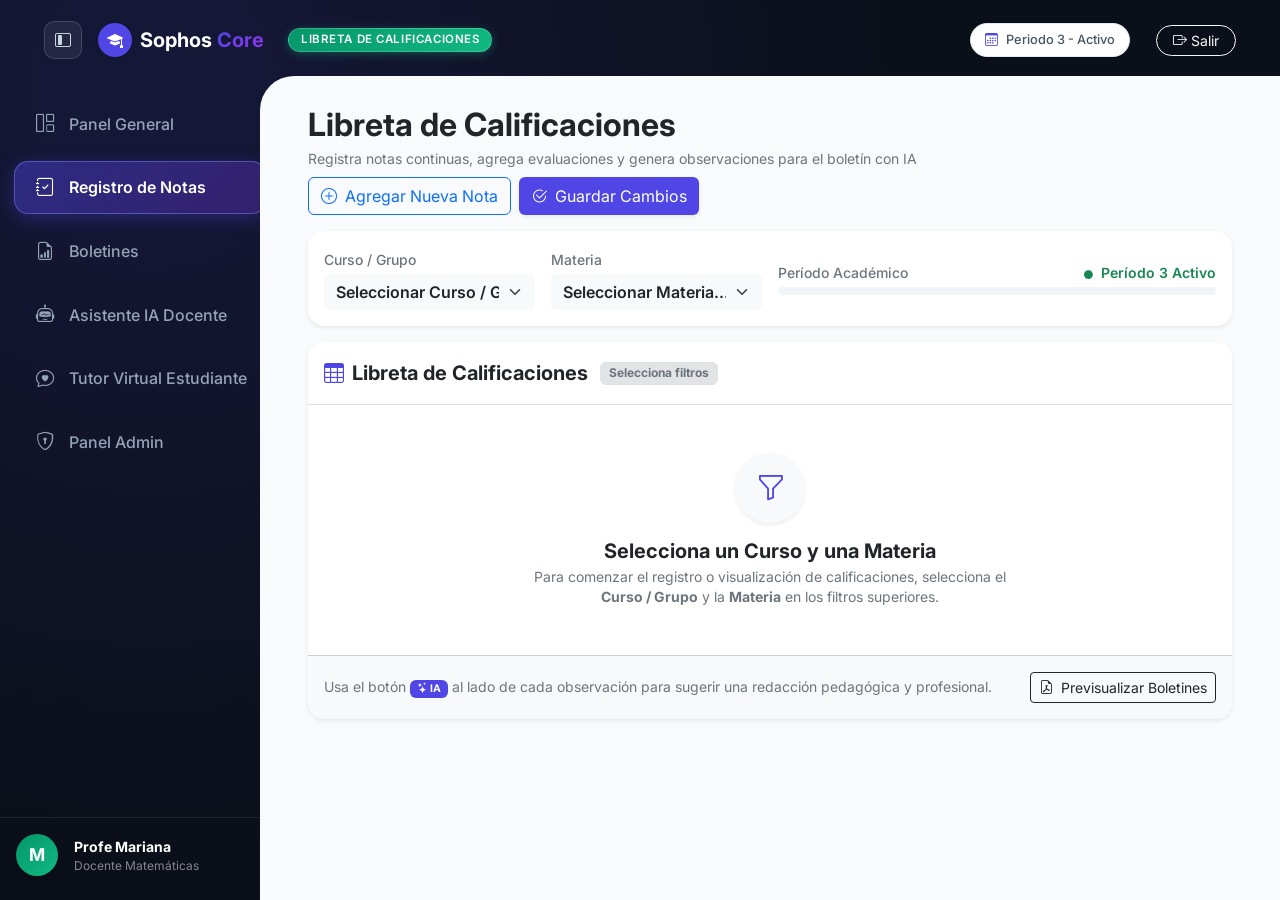
<file: Views/m2-academico/notas.html>
<!DOCTYPE html>
<html lang="es">
<head>
    <meta charset="UTF-8">
    <meta name="viewport" content="width=device-width, initial-scale=1.0">
    <title>Sophos Core - Libreta de Calificaciones</title>
    <!-- Favicon -->
    <link rel="icon" type="image/png" href="../../assets/img/favicon.png">
    <link rel="shortcut icon" href="../../favicon.ico">
    <!-- Bootstrap 5 CSS -->
    <link href="https://cdn.jsdelivr.net/npm/bootstrap@5.3.3/dist/css/bootstrap.min.css" rel="stylesheet">
    <!-- Bootstrap Icons -->
    <link rel="stylesheet" href="https://cdn.jsdelivr.net/npm/bootstrap-icons@1.11.3/font/bootstrap-icons.min.css">
    <!-- Google Fonts -->
    <link href="https://fonts.googleapis.com/css2?family=Inter:wght@400;500;600;700&display=swap" rel="stylesheet">
    <!-- Estilos personalizados -->
    <link rel="stylesheet" href="../../assets/css/style.css">
    <link rel="stylesheet" href="../../assets/css/modules.css">
  <link rel="stylesheet" href="../../assets/css/views.css">
</head>
<body class="dashboard-body role-docente">

    <header class="glass-header">
        <div class="container-fluid d-flex justify-content-between align-items-center">
            <div class="d-flex align-items-center gap-3">
                <button id="sidebarToggle" class="sidebar-toggle-btn" title="Ocultar/Mostrar Menú">
                    <i class="bi bi-layout-sidebar-inset"></i>
                </button>
                <a href="../../index.html" class="d-flex align-items-center gap-2 text-decoration-none">
                    <div class="d-flex align-items-center justify-content-center bg-indigo rounded-circle shadow-sm sidebar-brand-mark">
                        <i class="bi bi-mortarboard-fill text-white fs-6"></i>
                    </div>
                    <span class="fw-bold fs-5 text-white tracking-tight">Sophos <span class="gradient-text">Core</span></span>
                </a>
                <span class="badge badge-role badge-role-docente ms-2">Libreta de Calificaciones</span>
            </div>
            <div class="top-icons">
                <div class="badge-date-pill d-flex align-items-center gap-2 me-3" id="periodTopBadge">
                    <i class="bi bi-calendar3 text-indigo"></i>
                    <span id="periodTopName">Periodo 3 - Activo</span>
                </div>
                <a href="../../index.html" class="btn btn-sm btn-outline-light rounded-pill px-3" onclick="sessionStorage.removeItem('sophos_session');">
                    <i class="bi bi-box-arrow-right"></i> Salir
                </a>
            </div>
        </div>
    </header>

    <div class="dashboard-layout d-flex">
        <!-- Sidebar -->
        <aside id="sidebar" class="sidebar py-3 d-flex flex-column justify-content-between">
            <ul class="nav flex-column mb-auto">
                <li class="nav-item">
                    <a class="nav-link" href="inicio.html">
                        <i class="bi bi-grid-1x2"></i> <span class="nav-text">Panel General</span>
                    </a>
                </li>
                <li class="nav-item">
                    <a class="nav-link active" href="notas.html">
                        <i class="bi bi-journal-check"></i> <span class="nav-text">Registro de Notas</span>
                    </a>
                </li>
                <li class="nav-item">
                    <a class="nav-link" href="boletin.html">
                        <i class="bi bi-file-earmark-bar-graph"></i> <span class="nav-text">Boletines</span>
                    </a>
                </li>
                <li class="nav-item">
                    <a class="nav-link" href="../m3-asistente-docente/nuevo-asistente.html">
                        <i class="bi bi-robot"></i> <span class="nav-text">Asistente IA Docente</span>
                    </a>
                </li>
                <li class="nav-item">
                    <a class="nav-link" href="../m4-tutor-academico/nuevo-tutor.html">
                        <i class="bi bi-chat-heart"></i> <span class="nav-text">Tutor Virtual Estudiante</span>
                    </a>
                </li>
                <li class="nav-item">
                    <a class="nav-link" href="../admin.html">
                        <i class="bi bi-shield-lock"></i> <span class="nav-text">Panel Admin</span>
                    </a>
                </li>
            </ul>

            <div class="sidebar-user-footer px-3 pt-3">
                <div class="d-flex align-items-center gap-3 mb-2 user-profile-box">
                    <div class="avatar-circle text-white fw-bold d-flex align-items-center justify-content-center rounded-circle flex-shrink-0 teacher-profile-avatar">
                        M
                    </div>
                    <div class="user-details overflow-hidden">
                        <div class="fw-bold text-white small text-truncate">Profe Mariana</div>
                        <div class="text-white-50 text-truncate view-text-caption">Docente Matemáticas</div>
                    </div>
                </div>
            </div>
        </aside>

        <!-- Main Content -->
        <main class="panel-main">
            <div class="container-fluid position-relative">
                
                <!-- Encabezado y Acciones -->
                <div class="d-flex flex-wrap justify-content-between align-items-center mb-3 gap-2">
                    <div>
                        <h2 class="fw-bold mb-1 text-dark">Libreta de Calificaciones</h2>
                        <p class="text-secondary small mb-0">Registra notas continuas, agrega evaluaciones y genera observaciones para el boletín con IA</p>
                    </div>
                    <div class="d-flex gap-2">
                        <button type="button" class="btn btn-outline-primary" id="btnAddGradeColumn">
                            <i class="bi bi-plus-circle me-1"></i> Agregar Nueva Nota
                        </button>
                        <button type="button" class="btn btn-indigo shadow-sm" id="btnSaveGradebook">
                            <i class="bi bi-check2-circle me-1"></i> Guardar Cambios
                        </button>
                    </div>
                </div>

                <!-- Barra de Filtros -->
                <div class="card card-custom p-3 mb-3 border-0 shadow-sm">
                    <div class="row g-3 align-items-center">
                        <div class="col-md-3">
                            <label class="form-label text-secondary small fw-medium mb-1">Curso / Grupo</label>
                            <select class="form-select bg-light border-0 fw-semibold" id="selectCourse">
                                <option value="" selected disabled>Seleccionar Curso / Grupo...</option>
                                <option value="11A">11° Grado A</option>
                                <option value="10A">10° Grado A</option>
                            </select>
                        </div>
                        <div class="col-md-3">
                            <label class="form-label text-secondary small fw-medium mb-1">Materia</label>
                            <select class="form-select bg-light border-0 fw-semibold" id="selectSubject">
                                <option value="" selected disabled>Seleccionar Materia...</option>
                                <option value="MAT">Matemáticas</option>
                                <option value="FIS">Física</option>
                            </select>
                        </div>
                        <div class="col-md-6">
                            <div class="d-flex justify-content-between align-items-center mb-1">
                                <label class="form-label text-secondary small fw-medium mb-0">Período Académico</label>
                                <span id="notasPeriodStatusIndicator" class="small fw-semibold text-success">
                                    <i class="bi bi-circle-fill me-1 view-text-indicator"></i> Período 3 Activo
                                </span>
                            </div>
                            <div class="period-buttons-container" id="notasPeriodButtonsGroup">
                                <!-- Botones de períodos -->
                            </div>
                        </div>
                    </div>
                </div>

                <!-- Toast de Alerta de Guardado -->
                <div id="saveToast" class="alert alert-success d-none py-2 px-3 mb-3 shadow-sm align-items-center justify-content-between">
                    <div><i class="bi bi-check-circle-fill me-2"></i> <strong>¡Calificaciones guardadas con éxito!</strong> Los promedios y observaciones se sincronizaron en la base de datos.</div>
                    <button type="button" class="btn-close" onclick="document.getElementById('saveToast').classList.add('d-none')"></button>
                </div>

                <!-- Contenedor de la Tabla de Calificaciones -->
                <div class="card card-custom border-0 shadow-sm overflow-hidden mb-4">
                    <div class="card-header bg-white border-bottom p-3 d-flex flex-wrap justify-content-between align-items-center gap-2">
                        <div class="d-flex align-items-center gap-2">
                            <i class="bi bi-table text-indigo fs-5"></i>
                            <h5 class="mb-0 fw-bold text-dark" id="tableHeaderTitle">Libreta de Calificaciones</h5>
                            <span id="notasPeriodModeBadge" class="badge bg-secondary-subtle text-secondary border ms-1">Selecciona filtros</span>
                        </div>
                    </div>

                    <!-- Estado Vacío Inicial cuando no hay filtros -->
                    <div id="notasEmptyState" class="text-center py-5 px-3">
                        <div class="mx-auto mb-3 text-indigo bg-light rounded-circle d-flex align-items-center justify-content-center shadow-sm gradebook-empty-icon">
                            <i class="bi bi-funnel"></i>
                        </div>
                        <h5 class="fw-bold text-dark mb-1">Selecciona un Curso y una Materia</h5>
                        <p class="text-secondary small mb-0 mx-auto gradebook-empty-description">
                            Para comenzar el registro o visualización de calificaciones, selecciona el <strong>Curso / Grupo</strong> y la <strong>Materia</strong> en los filtros superiores.
                        </p>
                    </div>

                    <!-- Envoltorio de la tabla -->
                    <div class="card-body p-0 d-none" id="notasTableWrapper">
                        <div class="table-responsive">
                            <table class="table table-gradebook align-middle mb-0" id="gradebookTable">
                                <thead>
                                    <tr id="gradebookHeadRow">
                                        <!-- Columnas generadas dinámicamente -->
                                    </tr>
                                </thead>
                                <tbody id="gradebookBody">
                                    <!-- Filas generadas dinámicamente -->
                                </tbody>
                            </table>
                        </div>
                    </div>
                    <div class="card-footer bg-light p-3 d-flex flex-wrap justify-content-between align-items-center gap-2">
                        <span class="small text-secondary" id="notasFooterHelpText">
                            Usa el botón <span class="badge bg-indigo"><i class="bi bi-stars"></i> IA</span> al lado de cada observación para sugerir una redacción pedagógica y profesional.
                        </span>
                        <a href="boletin.html" class="btn btn-sm btn-outline-dark" id="notasBtnPreviewReport">
                            <i class="bi bi-file-earmark-pdf me-1"></i> Previsualizar Boletines
                        </a>
                    </div>
                </div>

            </div>
        </main>
    </div>

    <!-- Tooltip Popover Flotante para IA (Módulo 3) -->
    <div id="aiTooltipContainer" class="ai-tooltip-popover d-none">
        <div class="d-flex justify-content-between align-items-center mb-2 pb-1 border-bottom">
            <div class="fw-bold text-indigo d-flex align-items-center gap-1">
                <i class="bi bi-stars"></i> Sugerencia IA Pedagógica
            </div>
            <button type="button" class="btn-close view-text-compact" onclick="closeAITooltip()"></button>
        </div>
        <p class="text-secondary mb-2 gradebook-empty-description" id="aiTooltipSuggestionText">
            Cargando sugerencia...
        </p>
        <div class="d-flex justify-content-between align-items-center pt-1 border-top">
            <span class="small text-muted view-text-meta">¿Aplicar cambio al boletín?</span>
            <div class="d-flex gap-2">
                <button type="button" class="ai-action-btn-accept" id="btnAcceptAISuggestion" title="Aceptar sugerencia">
                    <i class="bi bi-check-lg"></i> Aceptar
                </button>
                <button type="button" class="ai-action-btn-reject" onclick="closeAITooltip()" title="Rechazar">
                    <i class="bi bi-x-lg"></i> Rechazar
                </button>
            </div>
        </div>
    </div>

    <!-- Modal para Agregar Nueva Columna de Nota -->
    <div class="modal fade" id="modalAddColumn" tabindex="-1" aria-hidden="true">
        <div class="modal-dialog modal-dialog-centered">
            <div class="modal-content rounded-4 border-0 shadow">
                <div class="modal-header border-bottom">
                    <h5 class="modal-title fw-bold"><i class="bi bi-plus-square text-indigo me-2"></i>Agregar Nueva Calificación</h5>
                    <button type="button" class="btn-close" data-bs-dismiss="modal"></button>
                </div>
                <div class="modal-body">
                    <div class="mb-3">
                        <label class="form-label small fw-medium">Nombre de la Nueva Actividad / Columna</label>
                        <input type="text" class="form-control" id="newColumnTitleInput" placeholder="Ej: Taller 5, Quiz Oral, Examen Final...">
                    </div>
                    <p class="text-secondary small mb-0">Esta columna se añadirá a todos los estudiantes del curso para el periodo seleccionado.</p>
                </div>
                <div class="modal-footer border-top">
                    <button type="button" class="btn btn-secondary" data-bs-dismiss="modal">Cancelar</button>
                    <button type="button" class="btn btn-indigo" id="btnConfirmAddColumn">Agregar Columna</button>
                </div>
            </div>
        </div>
    </div>

    <!-- Scripts -->
    <script src="https://cdn.jsdelivr.net/npm/bootstrap@5.3.3/dist/js/bootstrap.bundle.min.js"></script>
    <script src="../../assets/js/main.js"></script>
    <script>
        // Variables de estado local de la libreta
        let currentCourseId = "";
        let currentSubjectId = "";
        let currentPeriodId = 3;
        let activeGradebook = null;
        let activeAIStudentId = null;

        document.addEventListener('DOMContentLoaded', () => {
            // Sincronizar periodo activo de la base de datos
            const activePeriodObj = SophosDB.getCurrentPeriod();
            if (activePeriodObj) {
                currentPeriodId = activePeriodObj.id;
            }

            renderNotasPeriodButtons();
            loadGradebook();

            // Eventos de filtros
            document.getElementById('selectCourse').addEventListener('change', (e) => {
                currentCourseId = e.target.value;
                loadGradebook();
            });

            document.getElementById('selectSubject').addEventListener('change', (e) => {
                currentSubjectId = e.target.value;
                loadGradebook();
            });

            // Guardar notas
            document.getElementById('btnSaveGradebook').addEventListener('click', saveCurrentGradebook);

            // Agregar columna
            const modalAddCol = new bootstrap.Modal(document.getElementById('modalAddColumn'));
            document.getElementById('btnAddGradeColumn').addEventListener('click', () => {
                if (!currentCourseId || !currentSubjectId) return;
                const periodObj = SophosDB.getPeriods().find(p => p.id === currentPeriodId);
                if (periodObj && periodObj.status !== 'active') return;

                const nextNum = (activeGradebook && activeGradebook.columnTitles) ? activeGradebook.columnTitles.length + 1 : 1;
                document.getElementById('newColumnTitleInput').value = `Nota ${nextNum}`;
                modalAddCol.show();
            });

            document.getElementById('btnConfirmAddColumn').addEventListener('click', () => {
                const title = document.getElementById('newColumnTitleInput').value.trim() || `Nota ${activeGradebook.columnTitles.length + 1}`;
                addColumnToGradebook(title);
                modalAddCol.hide();
            });
        });

        function renderNotasPeriodButtons() {
            const container = document.getElementById('notasPeriodButtonsGroup');
            const statusIndicator = document.getElementById('notasPeriodStatusIndicator');
            if (!container || typeof SophosDB === 'undefined') return;

            const periods = SophosDB.getPeriods();
            const activePeriodObj = SophosDB.getCurrentPeriod();
            const currentActiveId = activePeriodObj ? activePeriodObj.id : 3;

            container.innerHTML = '';

            periods.forEach(p => {
                const btn = document.createElement('button');
                btn.type = 'button';
                btn.className = 'period-pill-btn';

                const isCurrentActive = (p.id === currentActiveId);
                const isPastClosed = (p.status === 'closed');
                const isFuturePending = (p.status === 'pending');

                let badgeHTML = '';

                if (isCurrentActive) {
                    badgeHTML = `<span class="period-pill-badge badge-active-live"><i class="bi bi-circle-fill view-status-dot"></i> Activo</span>`;
                    if (currentPeriodId === p.id) {
                        btn.classList.add('selected-active');
                    }
                } else if (isPastClosed) {
                    btn.classList.add('period-closed');
                    badgeHTML = `<span class="period-pill-badge badge-closed"><i class="bi bi-eye"></i> Histórico</span>`;
                    if (currentPeriodId === p.id) {
                        btn.classList.add('selected-closed');
                    }
                } else if (isFuturePending) {
                    btn.classList.add('period-locked');
                    btn.disabled = true;
                    btn.title = "Período inaccesible (Apertura futura)";
                    badgeHTML = `<span class="period-pill-badge badge-locked"><i class="bi bi-lock-fill"></i> Inaccesible</span>`;
                }

                btn.innerHTML = `
                    <span>${p.shortName || 'P' + p.id} - ${p.name.replace('Período', 'P.')}</span>
                    ${badgeHTML}
                `;

                if (!isFuturePending) {
                    btn.addEventListener('click', () => {
                        currentPeriodId = p.id;
                        renderNotasPeriodButtons();
                        loadGradebook();
                    });
                }

                container.appendChild(btn);
            });

            if (statusIndicator) {
                const selectedObj = periods.find(p => p.id === currentPeriodId);
                if (selectedObj && selectedObj.id === currentActiveId) {
                    statusIndicator.className = 'small fw-semibold text-success';
                    statusIndicator.innerHTML = `<i class="bi bi-pencil-fill me-1 view-text-compact"></i> ${selectedObj.name} (Activo - Edición)`;
                } else if (selectedObj && selectedObj.status === 'closed') {
                    statusIndicator.className = 'small fw-semibold text-warning-emphasis';
                    statusIndicator.innerHTML = `<i class="bi bi-eye-fill me-1 view-text-compact"></i> ${selectedObj.name} (Cerrado - Solo Lectura)`;
                }
            }
        }

        function loadGradebook() {
            const emptyState = document.getElementById('notasEmptyState');
            const tableWrapper = document.getElementById('notasTableWrapper');
            const btnAddCol = document.getElementById('btnAddGradeColumn');
            const btnSave = document.getElementById('btnSaveGradebook');
            const headerTitle = document.getElementById('tableHeaderTitle');
            const modeBadge = document.getElementById('notasPeriodModeBadge');
            const footerHelp = document.getElementById('notasFooterHelpText');
            const previewBtn = document.getElementById('notasBtnPreviewReport');

            const periods = SophosDB.getPeriods();
            const periodObj = periods.find(p => p.id === currentPeriodId);
            const activePeriodObj = SophosDB.getCurrentPeriod();
            const isCurrentActive = periodObj && activePeriodObj && (periodObj.id === activePeriodObj.id);
            const isReadOnly = !isCurrentActive;

            // Flujo: Si NO hay Curso o NO hay Materia seleccionada, mostrar empty state
            if (!currentCourseId || !currentSubjectId) {
                if (emptyState) emptyState.classList.remove('d-none');
                if (tableWrapper) tableWrapper.classList.add('d-none');
                if (btnAddCol) btnAddCol.disabled = true;
                if (btnSave) btnSave.disabled = true;
                if (headerTitle) headerTitle.textContent = "Libreta de Calificaciones";
                if (modeBadge) {
                    modeBadge.className = "badge bg-secondary-subtle text-secondary border ms-1";
                    modeBadge.innerHTML = `<i class="bi bi-funnel me-1"></i> Esperando filtros`;
                }
                if (previewBtn) {
                    previewBtn.classList.add('disabled');
                    previewBtn.setAttribute('aria-disabled', 'true');
                }
                return;
            }

            if (emptyState) emptyState.classList.add('d-none');
            if (tableWrapper) tableWrapper.classList.remove('d-none');

            activeGradebook = SophosDB.getGradebook(currentCourseId, currentSubjectId, currentPeriodId);
            const students = SophosDB.getStudentsByCourse(currentCourseId);
            const courseObj = SophosDB.getCourses().find(c => c.id === currentCourseId);
            const subjectObj = SophosDB.getSubjects().find(s => s.id === currentSubjectId);
            const courseName = courseObj ? courseObj.name : currentCourseId;
            const subjectName = subjectObj ? subjectObj.name : currentSubjectId;
            const periodName = periodObj ? periodObj.name : `Periodo ${currentPeriodId}`;

            if (headerTitle) {
                headerTitle.textContent = `${courseName} - ${subjectName} (${periodName})`;
            }

            if (isReadOnly) {
                if (modeBadge) {
                    modeBadge.className = "badge bg-warning-subtle text-warning-emphasis border border-warning-subtle ms-1";
                    modeBadge.innerHTML = `<i class="bi bi-eye-fill me-1"></i> Modo Solo Lectura (Período Cerrado)`;
                }
                if (btnAddCol) {
                    btnAddCol.disabled = true;
                    btnAddCol.title = "No se pueden agregar notas a períodos cerrados";
                }
                if (btnSave) {
                    btnSave.disabled = true;
                    btnSave.title = "Las calificaciones están archivadas";
                }
                if (footerHelp) {
                    footerHelp.innerHTML = `<span class="text-warning-emphasis fw-medium"><i class="bi bi-lock-fill me-1"></i> Período cerrado administrativamente. Modo solo visualización.</span>`;
                }
            } else {
                if (modeBadge) {
                    modeBadge.className = "badge bg-success-subtle text-success border border-success-subtle ms-1";
                    modeBadge.innerHTML = `<i class="bi bi-pencil-fill me-1"></i> Período Activo (Edición Habilitada)`;
                }
                if (btnAddCol) {
                    btnAddCol.disabled = false;
                    btnAddCol.removeAttribute('title');
                }
                if (btnSave) {
                    btnSave.disabled = false;
                    btnSave.removeAttribute('title');
                }
                if (footerHelp) {
                    footerHelp.innerHTML = `Usa el botón <span class="badge bg-indigo"><i class="bi bi-stars"></i> IA</span> al lado de cada observación para sugerir una redacción pedagógica y profesional.`;
                }
            }

            if (previewBtn) {
                previewBtn.classList.remove('disabled');
                previewBtn.removeAttribute('aria-disabled');
            }

            renderGradebookTable(students, activeGradebook, isReadOnly);
        }

        function renderGradebookTable(students, gradebook, isReadOnly) {
            const headRow = document.getElementById('gradebookHeadRow');
            const body = document.getElementById('gradebookBody');
            const tableElem = document.getElementById('gradebookTable');
            if (!headRow || !body) return;

            if (tableElem) {
                if (isReadOnly) tableElem.classList.add('grade-table-readonly');
                else tableElem.classList.remove('grade-table-readonly');
            }

            headRow.innerHTML = '';
            body.innerHTML = '';

            // 1. Renderizar encabezados
            let headHTML = `<th class="ps-3 gradebook-column-student">Estudiante</th>`;
            gradebook.columnTitles.forEach((title, idx) => {
                headHTML += `<th class="text-center gradebook-column-score">${title}</th>`;
            });
            headHTML += `<th class="text-center gradebook-column-final">Definitiva</th>`;
            headHTML += `<th class="gradebook-column-observation">Observación para Boletín ${isReadOnly ? '(Solo Lectura)' : '(IA ✨)'}</th>`;
            headRow.innerHTML = headHTML;

            // 2. Renderizar filas por estudiante
            students.forEach(student => {
                const record = gradebook.records[student.id] || { grades: gradebook.columnTitles.map(() => null), observation: "" };
                const avg = SophosDB.calculateAverage(record.grades);
                const avgBadgeClass = avg === null ? 'bg-light text-secondary' : (avg >= 4.0 ? 'avg-high' : (avg >= 3.0 ? 'avg-mid' : 'avg-low'));

                let rowHTML = `
                    <tr data-student-id="${student.id}">
                        <td class="ps-3">
                            <div class="d-flex align-items-center gap-2">
                                <div class="avatar-circle small text-white fw-bold d-flex align-items-center justify-content-center rounded-circle flex-shrink-0 gradebook-avatar" data-avatar-color="${student.avatarColor || '#4f46e5'}">
                                    ${student.avatar}
                                </div>
                                <div>
                                    <div class="fw-semibold text-dark small">${student.name}</div>
                                    <div class="text-muted view-text-meta">${student.id}</div>
                                </div>
                            </div>
                        </td>
                `;

                // Celdas de Notas
                gradebook.columnTitles.forEach((_, colIdx) => {
                    const gradeVal = record.grades && record.grades[colIdx] !== undefined && record.grades[colIdx] !== null ? record.grades[colIdx] : '';
                    let colorClass = '';
                    if (gradeVal !== '') {
                        const num = Number(gradeVal);
                        if (num >= 4.0) colorClass = 'grade-high';
                        else if (num >= 3.0) colorClass = 'grade-mid';
                        else colorClass = 'grade-low';
                    }

                    const inputAttrs = isReadOnly ? 'disabled readonly' : `oninput="onGradeChange('${student.id}', ${colIdx}, this)"`;

                    rowHTML += `
                        <td class="text-center">
                            <input type="number" step="0.1" min="1.0" max="5.0" class="grade-input ${colorClass}" data-col="${colIdx}" value="${gradeVal}" placeholder="-" ${inputAttrs}>
                        </td>
                    `;
                });

                // Celda de Promedio/Definitiva
                rowHTML += `
                    <td class="text-center">
                        <span class="average-badge ${avgBadgeClass}" id="avg-${student.id}">
                            ${avg !== null ? avg : '--'}
                        </span>
                    </td>
                `;

                // Celda de Observación con botón IA
                if (isReadOnly) {
                    rowHTML += `
                        <td>
                            <div class="observation-input-group">
                                <input type="text" class="form-control observation-input bg-light" id="obs-${student.id}" value="${record.observation || ''}" placeholder="Sin observaciones registradas" disabled readonly>
                            </div>
                        </td>
                    </tr>`;
                } else {
                    rowHTML += `
                        <td>
                            <div class="observation-input-group">
                                <input type="text" class="form-control observation-input" id="obs-${student.id}" value="${record.observation || ''}" placeholder="Escribe retroalimentación del periodo...">
                                <button type="button" class="ai-sparkle-btn" title="Mejorar con IA" onclick="triggerAISuggestion('${student.id}', event)">
                                    <i class="bi bi-stars"></i> IA
                                </button>
                            </div>
                        </td>
                    </tr>`;
                }

                body.innerHTML += rowHTML;
                const avatar = body.lastElementChild?.querySelector('.gradebook-avatar');
                if (avatar) avatar.style.setProperty('--avatar-color', avatar.dataset.avatarColor);
            });
        }

        // Evento cuando se escribe una nota en vivo
        function onGradeChange(studentId, colIdx, inputElem) {
            let val = inputElem.value;
            let num = val !== '' ? parseFloat(val) : null;

            // Limitar rango
            if (num !== null) {
                if (num > 5.0) { num = 5.0; inputElem.value = "5.0"; }
                if (num < 1.0 && num >= 0) { num = 1.0; inputElem.value = "1.0"; }
            }

            // Actualizar estilo visual del input
            inputElem.classList.remove('grade-high', 'grade-mid', 'grade-low');
            if (num !== null) {
                if (num >= 4.0) inputElem.classList.add('grade-high');
                else if (num >= 3.0) inputElem.classList.add('grade-mid');
                else inputElem.classList.add('grade-low');
            }

            // Actualizar registro en memoria
            if (!activeGradebook.records[studentId]) {
                activeGradebook.records[studentId] = { grades: [], observation: "" };
            }
            activeGradebook.records[studentId].grades[colIdx] = num;

            // Recalcular promedio en vivo
            const avg = SophosDB.calculateAverage(activeGradebook.records[studentId].grades);
            const badge = document.getElementById(`avg-${studentId}`);
            if (badge) {
                badge.textContent = avg !== null ? avg : '--';
                badge.className = 'average-badge ' + (avg === null ? 'bg-light text-secondary' : (avg >= 4.0 ? 'avg-high' : (avg >= 3.0 ? 'avg-mid' : 'avg-low')));
            }
        }

        // Agregar nueva columna de calificación
        function addColumnToGradebook(newTitle) {
            activeGradebook.columnTitles.push(newTitle);
            const students = SophosDB.getStudentsByCourse(currentCourseId);
            students.forEach(s => {
                if (!activeGradebook.records[s.id]) {
                    activeGradebook.records[s.id] = { grades: [], observation: "" };
                }
                activeGradebook.records[s.id].grades.push(null);
            });
            // Guardar y re-renderizar
            SophosDB.saveGradebook(currentCourseId, currentSubjectId, currentPeriodId, activeGradebook);
            renderGradebookTable(students, activeGradebook, false);
        }

        // Guardar cambios en LocalStorage
        function saveCurrentGradebook() {
            const students = SophosDB.getStudentsByCourse(currentCourseId);
            students.forEach(s => {
                const obsInput = document.getElementById(`obs-${s.id}`);
                if (obsInput && activeGradebook.records[s.id]) {
                    activeGradebook.records[s.id].observation = obsInput.value.trim();
                }
            });

            SophosDB.saveGradebook(currentCourseId, currentSubjectId, currentPeriodId, activeGradebook);
            
            // Mostrar Toast
            const toast = document.getElementById('saveToast');
            toast.classList.remove('d-none');
            setTimeout(() => { toast.classList.add('d-none'); }, 3500);
        }

        // ==========================================
        // MÓDULO 3: ASISTENTE DE REDACCIÓN IA (TOOLTIP)
        // ==========================================
        function triggerAISuggestion(studentId, event) {
            activeAIStudentId = studentId;
            const input = document.getElementById(`obs-${studentId}`);
            const originalText = (input ? input.value : "").trim();
            const student = SophosDB.getStudentById(studentId);
            const studentName = student ? student.name.split(' ')[0] : 'El estudiante';

            // Generar redacción pedagógica contextual
            const suggestion = generatePedagogicalSuggestion(originalText, studentName, studentId);

            // Posicionar tooltip popover
            const tooltip = document.getElementById('aiTooltipContainer');
            const btnRect = event.currentTarget.getBoundingClientRect();
            document.getElementById('aiTooltipSuggestionText').textContent = `"${suggestion}"`;
            tooltip.classList.remove('d-none');

            const tooltipWidth = tooltip.offsetWidth || 330;
            const tooltipHeight = tooltip.offsetHeight || 160;

            // Alineación horizontal: colocar hacia la izquierda del botón para no salirse de la pantalla
            let leftPos = btnRect.right - tooltipWidth;
            if (leftPos + tooltipWidth > window.innerWidth - 16) {
                leftPos = window.innerWidth - tooltipWidth - 16;
            }
            if (leftPos < 16) {
                leftPos = 16;
            }

            // Alineación vertical: preferir encima; si no cabe por el margen superior, ubicar debajo
            let topPos = btnRect.top - tooltipHeight - 12;
            let arrowPlacement = 'bottom';
            if (topPos < 16) {
                topPos = btnRect.bottom + 12;
                arrowPlacement = 'top';
            }

            // Flecha indicadora apuntando directamente al centro del botón
            const arrowX = Math.min(Math.max(16, (btnRect.left + btnRect.width / 2) - leftPos - 6), tooltipWidth - 24);
            tooltip.style.setProperty('--arrow-x', `${arrowX}px`);
            tooltip.classList.remove('arrow-top', 'arrow-bottom');
            tooltip.classList.add(arrowPlacement === 'top' ? 'arrow-top' : 'arrow-bottom');

            tooltip.style.top = `${topPos}px`;
            tooltip.style.left = `${leftPos}px`;

            // Botón Aceptar
            document.getElementById('btnAcceptAISuggestion').onclick = () => {
                if (input) {
                    input.value = suggestion;
                    if (activeGradebook.records[studentId]) {
                        activeGradebook.records[studentId].observation = suggestion;
                    }
                }
                closeAITooltip();
            };
        }

        function closeAITooltip() {
            const tooltip = document.getElementById('aiTooltipContainer');
            tooltip.classList.add('d-none');
            activeAIStudentId = null;
        }

        // Motor inteligente de sugerencias pedagógicas de IA
        function generatePedagogicalSuggestion(original, studentName, studentId) {
            const avg = activeGradebook.records[studentId] ? SophosDB.calculateAverage(activeGradebook.records[studentId].grades) : null;
            const numAvg = avg ? parseFloat(avg) : 3.5;

            if (!original || original.length < 5) {
                if (numAvg >= 4.5) return `${studentName} evidencia un desempeño sobresaliente, dominio conceptual riguroso y una participación constructiva constante en el aula.`;
                if (numAvg >= 3.8) return `${studentName} demuestra buen cumplimiento de los objetivos de aprendizaje y mantiene una actitud receptiva y responsable en las actividades asignadas.`;
                return `${studentName} presenta avances en la materia, requiriendo afianzar hábitos de estudio y seguimiento oportuno en la resolución de talleres.`;
            }

            const lower = original.toLowerCase();

            if (lower.includes('habla') || lower.includes('distrae') || lower.includes('no hace caso') || lower.includes('indisciplina')) {
                return `${studentName} posee alto potencial cognitivo; se recomienda fortalecer la autorregulación, la escucha activa y la focalización durante las sesiones de clase.`;
            }
            if (lower.includes('no entrega') || lower.includes('perezoso') || lower.includes('tarde') || lower.includes('incumplido')) {
                return `${studentName} requiere implementar un cronograma de estudio que optimice la puntualidad y el compromiso en la entrega oportuna de evidencias formativas.`;
            }
            if (lower.includes('malo') || lower.includes('bajo') || lower.includes('pierde') || lower.includes('dificultad') || lower.includes('no entiende')) {
                return `${studentName} evidencia oportunidades de mejora conceptual; se sugiere vincularse al plan de tutorías virtuales y afianzar las competencias básicas en casa.`;
            }
            if (lower.includes('bien') || lower.includes('bueno') || lower.includes('juicioso') || lower.includes('excelente')) {
                return `${studentName} refleja un alto sentido de responsabilidad, pensamiento crítico destacado y excelente disposición hacia el trabajo colaborativo e individual.`;
            }

            // Enriquecer texto existente manteniendo la intención
            return `${studentName}: ${original.charAt(0).toUpperCase() + original.slice(1)}. Se proyecta consolidar sus fortalezas mediante prácticas autónomas continuas.`;
        }

        // Cerrar tooltip si se hace clic afuera
        document.addEventListener('click', (e) => {
            const tooltip = document.getElementById('aiTooltipContainer');
            if (!tooltip.classList.contains('d-none') && !tooltip.contains(e.target) && !e.target.closest('.ai-sparkle-btn')) {
                closeAITooltip();
            }
        });
    </script>
</body>
</html>
</file>
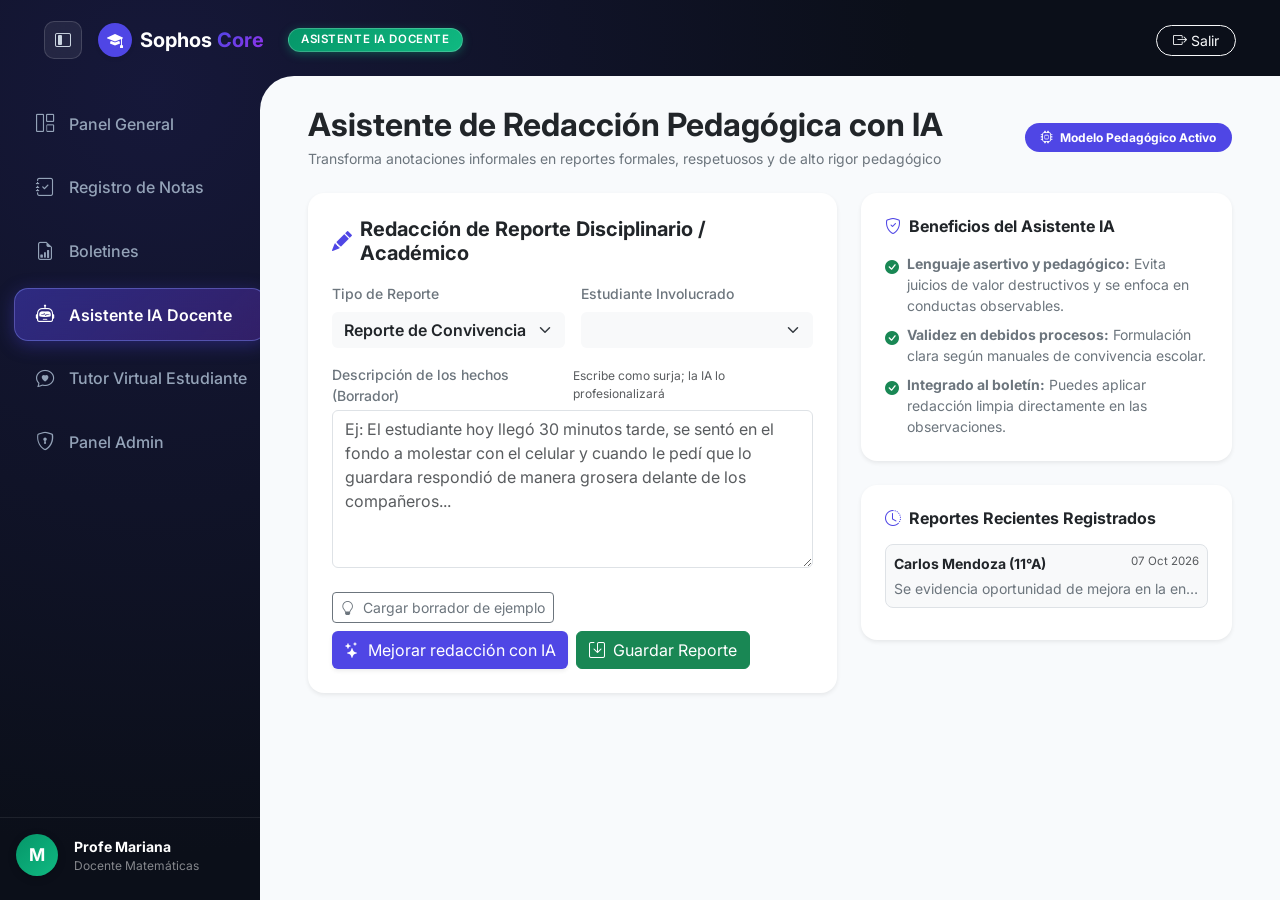
<file: Views/m3-asistente-docente/asistente-redaccion.html>
<!DOCTYPE html>
<html lang="es">
<head>
    <meta charset="UTF-8">
    <meta name="viewport" content="width=device-width, initial-scale=1.0">
    <title>Sophos Core - Asistente de Redacción Docente con IA</title>
    <!-- Favicon -->
    <link rel="icon" type="image/png" href="../../assets/img/favicon.png">
    <link rel="shortcut icon" href="../../favicon.ico">
    <!-- Bootstrap 5 CSS -->
    <link href="https://cdn.jsdelivr.net/npm/bootstrap@5.3.3/dist/css/bootstrap.min.css" rel="stylesheet">
    <!-- Bootstrap Icons -->
    <link rel="stylesheet" href="https://cdn.jsdelivr.net/npm/bootstrap-icons@1.11.3/font/bootstrap-icons.min.css">
    <!-- Google Fonts -->
    <link href="https://fonts.googleapis.com/css2?family=Inter:wght@400;500;600;700&display=swap" rel="stylesheet">
    <!-- Estilos personalizados -->
    <link rel="stylesheet" href="../../assets/css/style.css">
    <link rel="stylesheet" href="../../assets/css/modules.css">
  <link rel="stylesheet" href="../../assets/css/views.css">
</head>
<body class="dashboard-body role-docente">

    <header class="glass-header">
        <div class="container-fluid d-flex justify-content-between align-items-center">
            <div class="d-flex align-items-center gap-3">
                <button id="sidebarToggle" class="sidebar-toggle-btn" title="Ocultar/Mostrar Menú">
                    <i class="bi bi-layout-sidebar-inset"></i>
                </button>
                <a href="../../index.html" class="d-flex align-items-center gap-2 text-decoration-none">
                    <div class="d-flex align-items-center justify-content-center bg-indigo rounded-circle shadow-sm sidebar-brand-mark">
                        <i class="bi bi-mortarboard-fill text-white fs-6"></i>
                    </div>
                    <span class="fw-bold fs-5 text-white tracking-tight">Sophos <span class="gradient-text">Core</span></span>
                </a>
                <span class="badge badge-role badge-role-docente ms-2">Asistente IA Docente</span>
            </div>
            <div class="top-icons">
                <a href="../../index.html" class="btn btn-sm btn-outline-light rounded-pill px-3" onclick="sessionStorage.removeItem('sophos_session');">
                    <i class="bi bi-box-arrow-right"></i> Salir
                </a>
            </div>
        </div>
    </header>

    <div class="dashboard-layout d-flex">
        <!-- Sidebar -->
        <aside id="sidebar" class="sidebar py-3 d-flex flex-column justify-content-between">
            <ul class="nav flex-column mb-auto">
                <li class="nav-item">
                    <a class="nav-link" href="../m2-academico/inicio.html">
                        <i class="bi bi-grid-1x2"></i> <span class="nav-text">Panel General</span>
                    </a>
                </li>
                <li class="nav-item">
                    <a class="nav-link" href="../m2-academico/notas.html">
                        <i class="bi bi-journal-check"></i> <span class="nav-text">Registro de Notas</span>
                    </a>
                </li>
                <li class="nav-item">
                    <a class="nav-link" href="../m2-academico/boletin.html">
                        <i class="bi bi-file-earmark-bar-graph"></i> <span class="nav-text">Boletines</span>
                    </a>
                </li>
                <li class="nav-item">
                    <a class="nav-link active" href="nuevo-asistente.html">
                        <i class="bi bi-robot"></i> <span class="nav-text">Asistente IA Docente</span>
                    </a>
                </li>
                <li class="nav-item">
                    <a class="nav-link" href="../m4-tutor-academico/nuevo-tutor.html">
                        <i class="bi bi-chat-heart"></i> <span class="nav-text">Tutor Virtual Estudiante</span>
                    </a>
                </li>
                <li class="nav-item">
                    <a class="nav-link" href="../admin.html">
                        <i class="bi bi-shield-lock"></i> <span class="nav-text">Panel Admin</span>
                    </a>
                </li>
            </ul>

            <div class="sidebar-user-footer px-3 pt-3">
                <div class="d-flex align-items-center gap-3 mb-2 user-profile-box">
                    <div class="avatar-circle text-white fw-bold d-flex align-items-center justify-content-center rounded-circle flex-shrink-0 teacher-profile-avatar">
                        M
                    </div>
                    <div class="user-details overflow-hidden">
                        <div class="fw-bold text-white small text-truncate">Profe Mariana</div>
                        <div class="text-white-50 text-truncate view-text-caption">Docente Matemáticas</div>
                    </div>
                </div>
            </div>
        </aside>

        <!-- Main Content -->
        <main class="panel-main">
            <div class="container-fluid">
                
                <div class="d-flex flex-wrap justify-content-between align-items-center mb-4 gap-2">
                    <div>
                        <h2 class="fw-bold mb-1 text-dark">Asistente de Redacción Pedagógica con IA</h2>
                        <p class="text-secondary small mb-0">Transforma anotaciones informales en reportes formales, respetuosos y de alto rigor pedagógico</p>
                    </div>
                    <div>
                        <span class="badge bg-indigo p-2 px-3 rounded-pill">
                            <i class="bi bi-cpu me-1"></i> Modelo Pedagógico Activo
                        </span>
                    </div>
                </div>

                <div class="row g-4">
                    <!-- Formulario de Redacción de Reporte -->
                    <div class="col-lg-7">
                        <div class="card card-custom p-4 border-0 shadow-sm h-100">
                            <h5 class="fw-bold text-dark mb-3 d-flex align-items-center gap-2">
                                <i class="bi bi-pencil-fill text-indigo"></i> Redacción de Reporte Disciplinario / Académico
                            </h5>
                            
                            <form id="reportForm">
                                <div class="row g-3 mb-3">
                                    <div class="col-md-6">
                                        <label class="form-label small fw-medium text-secondary">Tipo de Reporte</label>
                                        <select class="form-select bg-light border-0 fw-semibold" id="reportType">
                                            <option value="disciplinario">Reporte de Convivencia y Disciplina</option>
                                            <option value="academico">Seguimiento Académico / Rendimiento</option>
                                            <option value="observador">Anotación al Observador del Estudiante</option>
                                        </select>
                                    </div>
                                    <div class="col-md-6">
                                        <label class="form-label small fw-medium text-secondary">Estudiante Involucrado</label>
                                        <select class="form-select bg-light border-0 fw-semibold" id="reportStudent">
                                            <!-- Poblado dinámicamente -->
                                        </select>
                                    </div>
                                </div>

                                <div class="mb-3">
                                    <div class="d-flex justify-content-between align-items-center mb-1">
                                        <label class="form-label small fw-medium text-secondary mb-0">Descripción de los hechos (Borrador)</label>
                                        <span class="small text-muted view-text-caption">Escribe como surja; la IA lo profesionalizará</span>
                                    </div>
                                    <textarea class="form-control" id="reportRawText" rows="6" placeholder="Ej: El estudiante hoy llegó 30 minutos tarde, se sentó en el fondo a molestar con el celular y cuando le pedí que lo guardara respondió de manera grosera delante de los compañeros..."></textarea>
                                </div>

                                <!-- Botones de acción -->
                                <div class="d-flex flex-wrap justify-content-between align-items-center gap-2 pt-2">
                                    <button type="button" class="btn btn-outline-secondary btn-sm" onclick="insertExampleText()">
                                        <i class="bi bi-lightbulb me-1"></i> Cargar borrador de ejemplo
                                    </button>
                                    <div class="d-flex gap-2">
                                        <button type="button" class="btn btn-indigo shadow-sm" id="btnOpenAIModal">
                                            <i class="bi bi-stars me-1"></i> Mejorar redacción con IA
                                        </button>
                                        <button type="submit" class="btn btn-success">
                                            <i class="bi bi-save me-1"></i> Guardar Reporte
                                        </button>
                                    </div>
                                </div>
                            </form>
                        </div>
                    </div>

                    <!-- Panel Informativo & Historial -->
                    <div class="col-lg-5">
                        <div class="card card-custom p-4 border-0 shadow-sm mb-4">
                            <h6 class="fw-bold text-dark mb-3"><i class="bi bi-shield-check text-indigo me-1"></i> Beneficios del Asistente IA</h6>
                            <ul class="list-unstyled text-secondary small mb-0 d-flex flex-column gap-2">
                                <li class="d-flex align-items-start gap-2">
                                    <i class="bi bi-check-circle-fill text-success mt-1"></i>
                                    <span><strong>Lenguaje asertivo y pedagógico:</strong> Evita juicios de valor destructivos y se enfoca en conductas observables.</span>
                                </li>
                                <li class="d-flex align-items-start gap-2">
                                    <i class="bi bi-check-circle-fill text-success mt-1"></i>
                                    <span><strong>Validez en debidos procesos:</strong> Formulación clara según manuales de convivencia escolar.</span>
                                </li>
                                <li class="d-flex align-items-start gap-2">
                                    <i class="bi bi-check-circle-fill text-success mt-1"></i>
                                    <span><strong>Integrado al boletín:</strong> Puedes aplicar redacción limpia directamente en las observaciones.</span>
                                </li>
                            </ul>
                        </div>

                        <!-- Historial de Reportes Recientes -->
                        <div class="card card-custom p-4 border-0 shadow-sm">
                            <h6 class="fw-bold text-dark mb-3"><i class="bi bi-clock-history text-indigo me-1"></i> Reportes Recientes Registrados</h6>
                            <div class="overflow-y-auto reports-history-list" id="reportsHistoryList">
                                <div class="p-2 border rounded-3 mb-2 bg-light">
                                    <div class="d-flex justify-content-between small">
                                        <strong class="text-dark">Carlos Mendoza (11°A)</strong>
                                        <span class="text-muted view-text-meta">07 Oct 2026</span>
                                    </div>
                                    <p class="small text-secondary mb-0 mt-1 text-truncate">
                                        Se evidencia oportunidad de mejora en la entrega oportuna de las guías de cálculo.
                                    </p>
                                </div>
                            </div>
                        </div>
                    </div>
                </div>

            </div>
        </main>
    </div>

    <!-- MODAL DE COMPARACIÓN Y MEJORA DE REDACCIÓN CON IA (Módulo 3) -->
    <div class="modal fade" id="modalAICompare" tabindex="-1" aria-hidden="true">
        <div class="modal-dialog modal-lg modal-dialog-centered">
            <div class="modal-content rounded-4 border-0 shadow-lg">
                <div class="modal-header border-bottom bg-light">
                    <div class="d-flex align-items-center gap-2">
                        <div class="bg-indigo text-white p-2 rounded-circle d-flex align-items-center justify-content-center assistant-profile-icon">
                            <i class="bi bi-stars"></i>
                        </div>
                        <div>
                            <h5 class="modal-title fw-bold text-dark mb-0">Propuesta de Redacción Profesional IA</h5>
                            <span class="text-muted small">Revisa el contraste entre el texto original y la versión pedagógica mejorada</span>
                        </div>
                    </div>
                    <button type="button" class="btn-close" data-bs-dismiss="modal"></button>
                </div>
                <div class="modal-body p-4">
                    <div class="row g-4">
                        <!-- Columna: Texto Original -->
                        <div class="col-md-6">
                            <div class="h-100 p-3 rounded-3 border bg-light">
                                <div class="d-flex justify-content-between align-items-center mb-2">
                                    <span class="badge bg-secondary text-uppercase">Borrador Original</span>
                                    <small class="text-muted"><i class="bi bi-pencil"></i> Docente</small>
                                </div>
                                <div class="p-3 bg-white rounded border text-secondary small assistant-source-text" id="modalOriginalText">
                                    (Sin texto)
                                </div>
                            </div>
                        </div>
                        <!-- Columna: Sugerencia de la IA -->
                        <div class="col-md-6">
                            <div class="h-100 p-3 rounded-3 border assistant-suggestion-panel">
                                <div class="d-flex justify-content-between align-items-center mb-2">
                                    <span class="badge bg-indigo text-uppercase"><i class="bi bi-stars"></i> Sugerencia IA</span>
                                    <small class="text-indigo fw-semibold"><i class="bi bi-check2-all"></i> Tono Asertivo</small>
                                </div>
                                <div class="p-3 bg-white rounded border text-dark small assistant-suggestion-text" id="modalSuggestedText">
                                    Generando propuesta...
                                </div>
                            </div>
                        </div>
                    </div>
                </div>
                <div class="modal-footer border-top bg-light d-flex justify-content-between">
                    <button type="button" class="btn btn-outline-secondary" data-bs-dismiss="modal">
                        <i class="bi bi-x-circle me-1"></i> Conservar Original
                    </button>
                    <button type="button" class="btn btn-indigo px-4" id="btnApplyAISuggestion">
                        <i class="bi bi-check2-circle me-1"></i> Aplicar Redacción Sugerida
                    </button>
                </div>
            </div>
        </div>
    </div>

    <!-- Scripts -->
    <script src="https://cdn.jsdelivr.net/npm/bootstrap@5.3.3/dist/js/bootstrap.bundle.min.js"></script>
    <script src="../../assets/js/main.js"></script>
    <script>
        let modalAIInstance = null;
        let generatedAISuggestion = "";

        document.addEventListener('DOMContentLoaded', () => {
            modalAIInstance = new bootstrap.Modal(document.getElementById('modalAICompare'));

            // Cargar estudiantes de ambos cursos
            const sel = document.getElementById('reportStudent');
            sel.innerHTML = '';
            const allStudents = [...SophosDB.getStudentsByCourse('11A'), ...SophosDB.getStudentsByCourse('10A')];
            allStudents.forEach(s => {
                const opt = document.createElement('option');
                opt.value = s.id;
                opt.textContent = `${s.name} (${s.courseId === '11A' ? '11°A' : '10°A'})`;
                sel.appendChild(opt);
            });

            // Botón abrir modal de IA
            document.getElementById('btnOpenAIModal').addEventListener('click', handleOpenAIModal);

            // Botón aplicar sugerencia del modal
            document.getElementById('btnApplyAISuggestion').addEventListener('click', () => {
                if (generatedAISuggestion) {
                    document.getElementById('reportRawText').value = generatedAISuggestion;
                }
                modalAIInstance.hide();
            });

            // Guardar reporte
            document.getElementById('reportForm').addEventListener('submit', (e) => {
                e.preventDefault();
                const studentId = document.getElementById('reportStudent').value;
                const student = SophosDB.getStudentById(studentId);
                const text = document.getElementById('reportRawText').value.trim();
                const type = document.getElementById('reportType').value;

                if (!text) {
                    alert('Por favor redacta la descripción del reporte.');
                    return;
                }

                // Agregar a historial visual
                const list = document.getElementById('reportsHistoryList');
                const newItem = document.createElement('div');
                newItem.className = "p-2 border rounded-3 mb-2 bg-light";
                newItem.innerHTML = `
                    <div class="d-flex justify-content-between small">
                        <strong class="text-dark">${student ? student.name : 'Estudiante'}</strong>
                        <span class="text-muted view-text-meta">Hoy</span>
                    </div>
                    <p class="small text-secondary mb-0 mt-1 text-truncate">${text}</p>
                `;
                list.prepend(newItem);

                alert('Reporte institucional registrado exitosamente.');
                document.getElementById('reportRawText').value = '';
            });
        });

        function insertExampleText() {
            document.getElementById('reportRawText').value = "El estudiante el día de hoy llegó tarde a la clase, se puso a jugar con el celular en el puesto del fondo y cuando le llamé la atención se molestó y dijo que la clase era aburrida. No quiso guardar el celular ni participar.";
        }

        function handleOpenAIModal() {
            const raw = document.getElementById('reportRawText').value.trim();
            const studentId = document.getElementById('reportStudent').value;
            const student = SophosDB.getStudentById(studentId);
            const studentName = student ? student.name : 'El estudiante';
            const type = document.getElementById('reportType').value;

            if (!raw) {
                alert('Escribe primero un borrador o haz clic en "Cargar borrador de ejemplo".');
                return;
            }

            document.getElementById('modalOriginalText').textContent = raw;

            // Generar redacción pedagógica profesional ampliada
            generatedAISuggestion = expandPedagogicalReport(raw, studentName, type);
            document.getElementById('modalSuggestedText').textContent = generatedAISuggestion;

            modalAIInstance.show();
        }

        function expandPedagogicalReport(raw, studentName, type) {
            const lower = raw.toLowerCase();

            if (type === 'disciplinario') {
                return `Durante el desarrollo de la sesión académica, se registró ingreso extemporáneo del estudiante ${studentName}. Posteriormente, se identificó el uso no autorizado de dispositivos móviles durante la explicación, generando dispersión en el ambiente de aprendizaje. Al solicitarle respetuosamente la atención debida y el cumplimiento de los acuerdos de aula, el estudiante manifestó inconformidad de manera verbal inadecuada. Se deja constancia de la situación en el marco formativo, recomendando diálogo reflexivo con acudiente y seguimiento conjunto para fortalecer la autorregulación y el respeto por las normas de convivencia institucional.`;
            } else if (type === 'academico') {
                return `En el marco del seguimiento formativo del estudiante ${studentName}, se identifica un desempeño con oportunidades puntuales de consolidación. Se evidencia potencial analítico, sin embargo, se recomienda implementar estrategias de estudio autónomo y cumplimiento riguroso en los tiempos de entrega de evidencias de aprendizaje. Se sugiere fortalecer la participación activa en el aula y aprovechar los espacios de tutoría académica institucional.`;
            } else {
                return `Anotación de seguimiento para ${studentName}: Se observa la necesidad de afianzar la disposición y concentración durante las actividades curriculares. Se invita al estudiante a liderar positivamente sus procesos de formación integral, manteniendo una comunicación asertiva tanto con el cuerpo docente como con sus compañeros.`;
            }
        }
    </script>
</body>
</html>
</file>
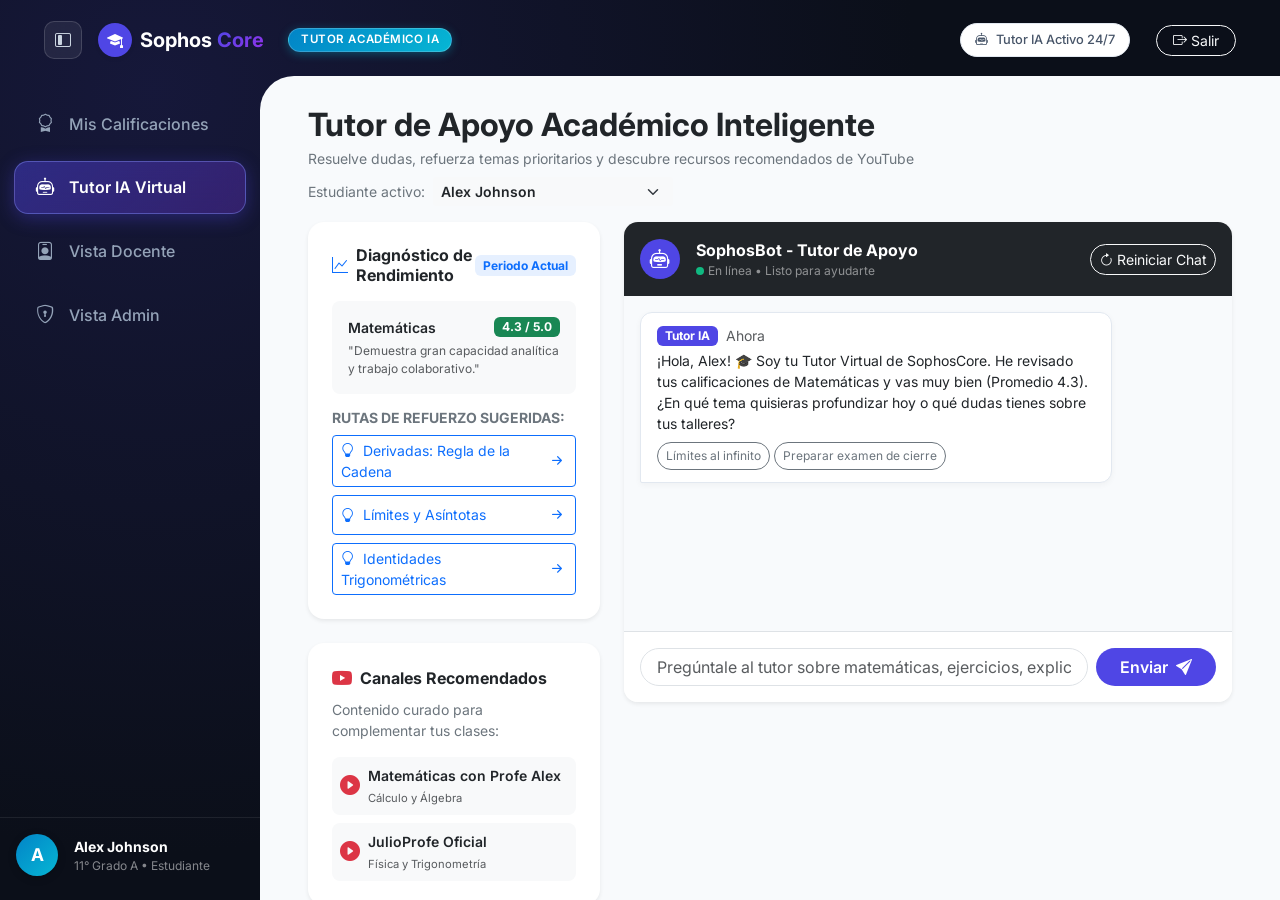
<file: Views/m4-tutor-academico/tutor-ia.html>
<!DOCTYPE html>
<html lang="es">
<head>
    <meta charset="UTF-8">
    <meta name="viewport" content="width=device-width, initial-scale=1.0">
    <title>Sophos Core - Tutor de Apoyo Académico Virtual</title>
    <!-- Favicon -->
    <link rel="icon" type="image/png" href="../../assets/img/favicon.png">
    <link rel="shortcut icon" href="../../favicon.ico">
    <!-- Bootstrap 5 CSS -->
    <link href="https://cdn.jsdelivr.net/npm/bootstrap@5.3.3/dist/css/bootstrap.min.css" rel="stylesheet">
    <!-- Bootstrap Icons -->
    <link rel="stylesheet" href="https://cdn.jsdelivr.net/npm/bootstrap-icons@1.11.3/font/bootstrap-icons.min.css">
    <!-- Google Fonts -->
    <link href="https://fonts.googleapis.com/css2?family=Inter:wght@400;500;600;700&display=swap" rel="stylesheet">
    <!-- Estilos personalizados -->
    <link rel="stylesheet" href="../../assets/css/style.css">
    <link rel="stylesheet" href="../../assets/css/modules.css">
  <link rel="stylesheet" href="../../assets/css/views.css">
</head>
<body class="dashboard-body role-estudiante">

    <header class="glass-header">
        <div class="container-fluid d-flex justify-content-between align-items-center">
            <div class="d-flex align-items-center gap-3">
                <button id="sidebarToggle" class="sidebar-toggle-btn" title="Ocultar/Mostrar Menú">
                    <i class="bi bi-layout-sidebar-inset"></i>
                </button>
                <a href="../../index.html" class="d-flex align-items-center gap-2 text-decoration-none">
                    <div class="d-flex align-items-center justify-content-center bg-indigo rounded-circle shadow-sm sidebar-brand-mark">
                        <i class="bi bi-mortarboard-fill text-white fs-6"></i>
                    </div>
                    <span class="fw-bold fs-5 text-white tracking-tight">Sophos <span class="gradient-text">Core</span></span>
                </a>
                <span class="badge badge-role badge-role-estudiante ms-2">Tutor Académico IA</span>
            </div>
            <div class="top-icons">
                <div class="badge-date-pill d-flex align-items-center gap-2 me-3">
                    <i class="bi bi-robot text-cyan"></i>
                    <span>Tutor IA Activo 24/7</span>
                </div>
                <a href="../../index.html" class="btn btn-sm btn-outline-light rounded-pill px-3" onclick="sessionStorage.removeItem('sophos_session');">
                    <i class="bi bi-box-arrow-right"></i> Salir
                </a>
            </div>
        </div>
    </header>

    <div class="dashboard-layout d-flex">
        <!-- Sidebar -->
        <aside id="sidebar" class="sidebar py-3 d-flex flex-column justify-content-between">
            <ul class="nav flex-column mb-auto">
                <li class="nav-item">
                    <a class="nav-link" href="../m2-academico/boletin.html">
                        <i class="bi bi-award"></i> <span class="nav-text">Mis Calificaciones</span>
                    </a>
                </li>
                <li class="nav-item">
                    <a class="nav-link active" href="nuevo-tutor.html">
                        <i class="bi bi-robot"></i> <span class="nav-text">Tutor IA Virtual</span>
                    </a>
                </li>
                <li class="nav-item">
                    <a class="nav-link" href="../m2-academico/inicio.html">
                        <i class="bi bi-person-badge"></i> <span class="nav-text">Vista Docente</span>
                    </a>
                </li>
                <li class="nav-item">
                    <a class="nav-link" href="../admin.html">
                        <i class="bi bi-shield-lock"></i> <span class="nav-text">Vista Admin</span>
                    </a>
                </li>
            </ul>

            <div class="sidebar-user-footer px-3 pt-3">
                <div class="d-flex align-items-center gap-3 mb-2 user-profile-box">
                    <div class="avatar-circle text-white fw-bold d-flex align-items-center justify-content-center rounded-circle flex-shrink-0 student-profile-avatar">
                        A
                    </div>
                    <div class="user-details overflow-hidden">
                        <div class="fw-bold text-white small text-truncate" id="sidebarStudentName">Alex Johnson</div>
                        <div class="text-white-50 text-truncate view-text-caption">11° Grado A • Estudiante</div>
                    </div>
                </div>
            </div>
        </aside>

        <!-- Main Content -->
        <main class="panel-main">
            <div class="container-fluid">
                
                <div class="d-flex flex-wrap justify-content-between align-items-center mb-3 gap-2">
                    <div>
                        <h2 class="fw-bold mb-1 text-dark">Tutor de Apoyo Académico Inteligente</h2>
                        <p class="text-secondary small mb-0">Resuelve dudas, refuerza temas prioritarios y descubre recursos recomendados de YouTube</p>
                    </div>
                    <div class="d-flex align-items-center gap-2">
                        <span class="small text-secondary">Estudiante activo:</span>
                        <select class="form-select form-select-sm bg-light border-0 fw-semibold tutor-student-select" id="selActiveStudent">
                            <optgroup label="11° Grado A">
                                <option value="EST-1101">Alex Johnson</option>
                                <option value="EST-1102">Carlos Andrés Mendoza H.</option>
                                <option value="EST-1103">Daniel Felipe Mora</option>
                                <option value="EST-1104">Isabella Ríos</option>
                                <option value="EST-1105">Valentina Herrera</option>
                            </optgroup>
                            <optgroup label="10° Grado A">
                                <option value="EST-1001">Camila Andrea Torres</option>
                                <option value="EST-1002">Juan Diego Pérez</option>
                                <option value="EST-1003">Lucas Sebastián Ramírez</option>
                                <option value="EST-1004">Mateo Alejandro Rodríguez</option>
                                <option value="EST-1005">Sofía Gómez</option>
                            </optgroup>
                        </select>
                    </div>
                </div>

                <div class="row g-4">
                    <!-- Columna Izquierda: Diagnóstico & Temas Sugeridos -->
                    <div class="col-lg-4">
                        <!-- Card Diagnóstico Basado en Calificaciones -->
                        <div class="card card-custom p-4 border-0 shadow-sm mb-4">
                            <div class="d-flex justify-content-between align-items-center mb-3">
                                <h6 class="fw-bold text-dark mb-0 d-flex align-items-center gap-2">
                                    <i class="bi bi-graph-up text-primary"></i> Diagnóstico de Rendimiento
                                </h6>
                                <span class="badge bg-primary bg-opacity-10 text-primary small">Periodo Actual</span>
                            </div>

                            <div class="p-3 rounded-3 bg-light mb-3" id="diagnosticBox">
                                <div class="d-flex justify-content-between align-items-center mb-1">
                                    <span class="small fw-semibold text-dark">Matemáticas</span>
                                    <span class="badge bg-success" id="studentAvgBadge">4.3 / 5.0</span>
                                </div>
                                <div class="text-muted small view-text-caption" id="studentObsSnippet">
                                    "Demuestra gran capacidad analítica y trabajo colaborativo."
                                </div>
                            </div>

                            <h6 class="small fw-bold text-secondary text-uppercase mb-2">Rutas de Refuerzo Sugeridas:</h6>
                            <div class="d-flex flex-column gap-2" id="suggestedTopicsList">
                                <button type="button" class="btn btn-sm btn-outline-primary text-start d-flex align-items-center justify-content-between" onclick="askQuickPrompt('¿Cómo resolver derivadas por regla de la cadena?')">
                                    <span><i class="bi bi-lightbulb me-1"></i> Derivadas: Regla de la Cadena</span>
                                    <i class="bi bi-arrow-right-short fs-5"></i>
                                </button>
                                <button type="button" class="btn btn-sm btn-outline-primary text-start d-flex align-items-center justify-content-between" onclick="askQuickPrompt('Explícame funciones y límites con ejemplos sencillos')">
                                    <span><i class="bi bi-lightbulb me-1"></i> Límites y Asíntotas</span>
                                    <i class="bi bi-arrow-right-short fs-5"></i>
                                </button>
                                <button type="button" class="btn btn-sm btn-outline-primary text-start d-flex align-items-center justify-content-between" onclick="askQuickPrompt('Dame ejercicios prácticos de trigonometría básica')">
                                    <span><i class="bi bi-lightbulb me-1"></i> Identidades Trigonométricas</span>
                                    <i class="bi bi-arrow-right-short fs-5"></i>
                                </button>
                            </div>
                        </div>

                        <!-- Card de Canales Educativos Recomendados -->
                        <div class="card card-custom p-4 border-0 shadow-sm">
                            <h6 class="fw-bold text-dark mb-2 d-flex align-items-center gap-2">
                                <i class="bi bi-youtube text-danger fs-5"></i> Canales Recomendados
                            </h6>
                            <p class="small text-secondary mb-3">Contenido curado para complementar tus clases:</p>
                            <div class="d-flex flex-column gap-2 small">
                                <div class="d-flex align-items-center gap-2 p-2 bg-light rounded-3">
                                    <i class="bi bi-play-circle-fill text-danger fs-5"></i>
                                    <div>
                                        <div class="fw-semibold text-dark">Matemáticas con Profe Alex</div>
                                        <span class="text-muted view-text-footnote">Cálculo y Álgebra</span>
                                    </div>
                                </div>
                                <div class="d-flex align-items-center gap-2 p-2 bg-light rounded-3">
                                    <i class="bi bi-play-circle-fill text-danger fs-5"></i>
                                    <div>
                                        <div class="fw-semibold text-dark">JulioProfe Oficial</div>
                                        <span class="text-muted view-text-footnote">Física y Trigonometría</span>
                                    </div>
                                </div>
                            </div>
                        </div>
                    </div>

                    <!-- Columna Derecha: Chat Interactivo -->
                    <div class="col-lg-8">
                        <div class="card card-custom border-0 shadow-sm p-0 chat-container">
                            <!-- Cabecera del Chat -->
                            <div class="p-3 bg-dark text-white d-flex justify-content-between align-items-center">
                                <div class="d-flex align-items-center gap-3">
                                    <div class="bg-indigo rounded-circle d-flex align-items-center justify-content-center text-white brand-mark">
                                        <i class="bi bi-robot fs-5"></i>
                                    </div>
                                    <div>
                                        <div class="fw-bold mb-0">SophosBot - Tutor de Apoyo</div>
                                        <div class="text-white-50 small d-flex align-items-center gap-1 view-text-caption">
                                            <span class="pulse-dot-ai tutor-online-indicator"></span> En línea • Listo para ayudarte
                                        </div>
                                    </div>
                                </div>
                                <button type="button" class="btn btn-sm btn-outline-light rounded-pill" onclick="resetChatHistory()">
                                    <i class="bi bi-arrow-clockwise"></i> Reiniciar Chat
                                </button>
                            </div>

                            <!-- Área de Mensajes -->
                            <div class="chat-messages" id="chatMessagesArea">
                                <!-- Mensaje de Bienvenida -->
                                <div class="chat-bubble-ai">
                                    <div class="d-flex align-items-center gap-2 mb-1">
                                        <span class="badge bg-indigo small">Tutor IA</span>
                                        <small class="text-muted">Ahora</small>
                                    </div>
                                    <p class="mb-2 text-dark small" id="welcomeChatMsg">
                                        ¡Hola, Alex! 🎓 Soy tu Tutor Virtual de SophosCore. He revisado tus calificaciones de Matemáticas y vas muy bien (Promedio 4.3). ¿En qué tema quisieras profundizar hoy o qué dudas tienes sobre tus talleres?
                                    </p>
                                    <div class="d-flex flex-wrap gap-1">
                                        <button class="btn btn-xs btn-outline-secondary py-1 px-2 rounded-pill small view-text-caption" onclick="askQuickPrompt('¿Cómo entender los límites al infinito?')">
                                            Límites al infinito
                                        </button>
                                        <button class="btn btn-xs btn-outline-secondary py-1 px-2 rounded-pill small view-text-caption" onclick="askQuickPrompt('Dame consejos para el examen del 19 de Octubre')">
                                            Preparar examen de cierre
                                        </button>
                                    </div>
                                </div>
                            </div>

                            <!-- Pie del Chat / Envío -->
                            <div class="p-3 bg-white border-top">
                                <form id="chatForm" class="d-flex gap-2">
                                    <input type="text" class="form-control rounded-pill px-3" id="chatInputText" placeholder="Pregúntale al tutor sobre matemáticas, ejercicios, explicaciones..." autocomplete="off">
                                    <button type="submit" class="btn btn-indigo rounded-pill px-4 fw-semibold d-flex align-items-center gap-2">
                                        <span>Enviar</span> <i class="bi bi-send-fill"></i>
                                    </button>
                                </form>
                            </div>
                        </div>
                    </div>
                </div>

            </div>
        </main>
    </div>

    <!-- Scripts -->
    <script src="https://cdn.jsdelivr.net/npm/bootstrap@5.3.3/dist/js/bootstrap.bundle.min.js"></script>
    <script src="../../assets/js/main.js"></script>
    <script>
        let currentStudentId = "EST-1101";

        document.addEventListener('DOMContentLoaded', () => {
            updateStudentDiagnostic();

            document.getElementById('selActiveStudent').addEventListener('change', (e) => {
                currentStudentId = e.target.value;
                const student = SophosDB.getStudentById(currentStudentId);
                if (student) {
                    document.getElementById('sidebarStudentName').textContent = student.name;
                }
                updateStudentDiagnostic();
                resetChatHistory();
            });

            document.getElementById('chatForm').addEventListener('submit', (e) => {
                e.preventDefault();
                const text = document.getElementById('chatInputText').value.trim();
                if (!text) return;
                sendMessage(text);
                document.getElementById('chatInputText').value = '';
            });
        });

        function updateStudentDiagnostic() {
            const summary = SophosDB.getStudentSummaryForAI(currentStudentId);
            if (!summary) return;

            const math = summary.subjects.find(s => s.subjectName.includes('Matemáticas'));
            if (math) {
                const avg = math.average !== null ? math.average : 3.5;
                const badge = document.getElementById('studentAvgBadge');
                badge.textContent = `${avg} / 5.0`;
                badge.className = `badge ${avg >= 4.0 ? 'bg-success' : (avg >= 3.0 ? 'bg-warning text-dark' : 'bg-danger')}`;

                document.getElementById('studentObsSnippet').textContent = math.observation ? `"${math.observation}"` : 'Sin observación registrada aún.';
            }
        }

        function askQuickPrompt(promptText) {
            sendMessage(promptText);
        }

        function sendMessage(userText) {
            const area = document.getElementById('chatMessagesArea');

            // 1. Burbuja del usuario
            const userBubble = document.createElement('div');
            userBubble.className = 'chat-bubble-user';
            userBubble.innerHTML = `
                <div class="small fw-semibold mb-1 text-white-50">Tú</div>
                <div class="small">${escapeHTML(userText)}</div>
            `;
            area.appendChild(userBubble);
            area.scrollTop = area.scrollHeight;

            // 2. Simular indicador de escritura y respuesta de IA
            setTimeout(() => {
                const responseData = generateAITutorResponse(userText);
                const aiBubble = document.createElement('div');
                aiBubble.className = 'chat-bubble-ai';
                
                let ytHTML = '';
                if (responseData.video) {
                    ytHTML = `
                        <div class="yt-card">
                            <div class="yt-card-thumb">
                                <i class="bi bi-youtube yt-play-icon"></i>
                                <span class="position-absolute bottom-0 end-0 bg-dark text-white px-2 py-1 small m-2 rounded tutor-video-duration">${responseData.video.duration}</span>
                            </div>
                            <div class="p-3">
                                <div class="badge bg-danger mb-1"><i class="bi bi-youtube"></i> Recurso Educativo</div>
                                <h6 class="fw-bold text-dark mb-1">${responseData.video.title}</h6>
                                <p class="text-secondary small mb-2">${responseData.video.channel} • Explicación paso a paso</p>
                                <a href="${responseData.video.url}" target="_blank" class="btn btn-sm btn-outline-danger w-100 fw-semibold">
                                    <i class="bi bi-play-circle me-1"></i> Ver Video en YouTube
                                </a>
                            </div>
                        </div>
                    `;
                }

                aiBubble.innerHTML = `
                    <div class="d-flex align-items-center gap-2 mb-1">
                        <span class="badge bg-indigo small">Tutor IA</span>
                        <small class="text-muted">Justo ahora</small>
                    </div>
                    <div class="text-dark small mb-2 readable-copy">
                        ${responseData.text}
                    </div>
                    ${ytHTML}
                `;

                area.appendChild(aiBubble);
                area.scrollTop = area.scrollHeight;
            }, 550);
        }

        function generateAITutorResponse(query) {
            const lower = query.toLowerCase();

            if (lower.includes('límite') || lower.includes('limite') || lower.includes('infinito')) {
                return {
                    text: `¡Excelente pregunta! Para resolver **límites al infinito**:<br>
                    1. Identifica la potencia más alta de la variable en el denominador.<br>
                    2. Divide cada término del numerador y denominador entre esa potencia.<br>
                    3. Recuerda que cualquier constante dividida entre infinito tiende a <strong>cero</strong> (k / ∞ = 0).<br>
                    Te he seleccionado este video tutorial perfecto para consolidarlo:`,
                    video: {
                        title: "Límites al infinito explicados desde cero",
                        channel: "Matemáticas con Profe Alex",
                        duration: "11:45 min",
                        url: "https://www.youtube.com/results?search_query=limites+al+infinito+profe+alex"
                    }
                };
            }

            if (lower.includes('derivada') || lower.includes('cadena') || lower.includes('cálculo')) {
                return {
                    text: `La **regla de la cadena** se utiliza cuando tienes una función compuesta (una función dentro de otra):<br>
                    <strong>[f(g(x))]' = f'(g(x)) · g'(x)</strong>.<br>
                    En palabras sencillas: <em>"Derivas lo de afuera dejando intacto lo de adentro, y luego multiplicas por la derivada de lo de adentro"</em>.<br>
                    Revisa este video donde resuelven 5 ejemplos paso a paso:`,
                    video: {
                        title: "Regla de la cadena para derivadas - Ejercicios resueltos",
                        channel: "JulioProfe",
                        duration: "14:20 min",
                        url: "https://www.youtube.com/results?search_query=regla+de+la+cadena+julioprofe"
                    }
                };
            }

            if (lower.includes('trigonometría') || lower.includes('triángulo') || lower.includes('seno') || lower.includes('coseno')) {
                return {
                    text: `En trigonometría, las tres razones básicas para un triángulo rectángulo son:<br>
                    • <strong>Seno (θ)</strong> = Cateto Opuesto / Hipotenusa<br>
                    • <strong>Coseno (θ)</strong> = Cateto Adyacente / Hipotenusa<br>
                    • <strong>Tangente (θ)</strong> = Cateto Opuesto / Cateto Adyacente<br>
                    ¡Una regla nemotécnica muy útil es recordar la palabra <strong>SOH-CAH-TOA</strong>! Mira este video didáctico:`,
                    video: {
                        title: "Razones Trigonométricas SOH CAH TOA súper fácil",
                        channel: "Daniel Carreón",
                        duration: "7:12 min",
                        url: "https://www.youtube.com/results?search_query=razones+trigonometricas+daniel+carreon"
                    }
                };
            }

            if (lower.includes('19 de octubre') || lower.includes('examen') || lower.includes('cierre') || lower.includes('consejo')) {
                return {
                    text: `Para el **cierre del Periodo 3 programado para el 19 de Octubre**, te sugiero:<br>
                    1. Repasar los 4 talleres que trabajaron con la Profe Mariana.<br>
                    2. Crear un formulario resumen con las propiedades clave de funciones y derivadas.<br>
                    3. Practicar 3 ejercicios por tu cuenta sin mirar las soluciones.<br>
                    ¡Tienes un excelente potencial para cerrar el periodo con calificación sobresaliente!`,
                    video: {
                        title: "Técnica Feynman para preparar exámenes difíciles",
                        channel: "Aprendizaje Activo",
                        duration: "8:50 min",
                        url: "https://www.youtube.com/results?search_query=metodo+estudio+feynman+matematicas"
                    }
                };
            }

            // Respuesta general
            return {
                text: `Comprendo tu inquietud sobre este tema. Para abordarlo de la mejor manera, te recomiendo dividir el problema en pasos lógicos, verificar las fórmulas aplicables y realizar un par de ejercicios guiados. Te comparto este video introductorio con ejercicios prácticos:`,
                video: {
                    title: "Matemáticas y Razonamiento Lógico",
                    channel: "Educación SophosCore",
                    duration: "10:30 min",
                    url: "https://www.youtube.com/results?search_query=matematicas+bachillerato+tutorial"
                }
            };
        }

        function resetChatHistory() {
            const area = document.getElementById('chatMessagesArea');
            const student = SophosDB.getStudentById(currentStudentId);
            const name = student ? student.name.split(' ')[0] : 'Estudiante';
            area.innerHTML = `
                <div class="chat-bubble-ai">
                    <div class="d-flex align-items-center gap-2 mb-1">
                        <span class="badge bg-indigo small">Tutor IA</span>
                        <small class="text-muted">Ahora</small>
                    </div>
                    <p class="mb-2 text-dark small">
                        ¡Hola, ${name}! 🎓 Soy tu Tutor Virtual de SophosCore. ¿En qué tema quisieras profundizar hoy o qué dudas tienes sobre tus talleres?
                    </p>
                </div>
            `;
        }

        function escapeHTML(str) {
            return str.replace(/[&<>'"]/g, 
                tag => ({ '&': '&amp;', '<': '&lt;', '>': '&gt;', "'": '&#39;', '"': '&quot;' }[tag] || tag));
        }
    </script>
</body>
</html>
</file>
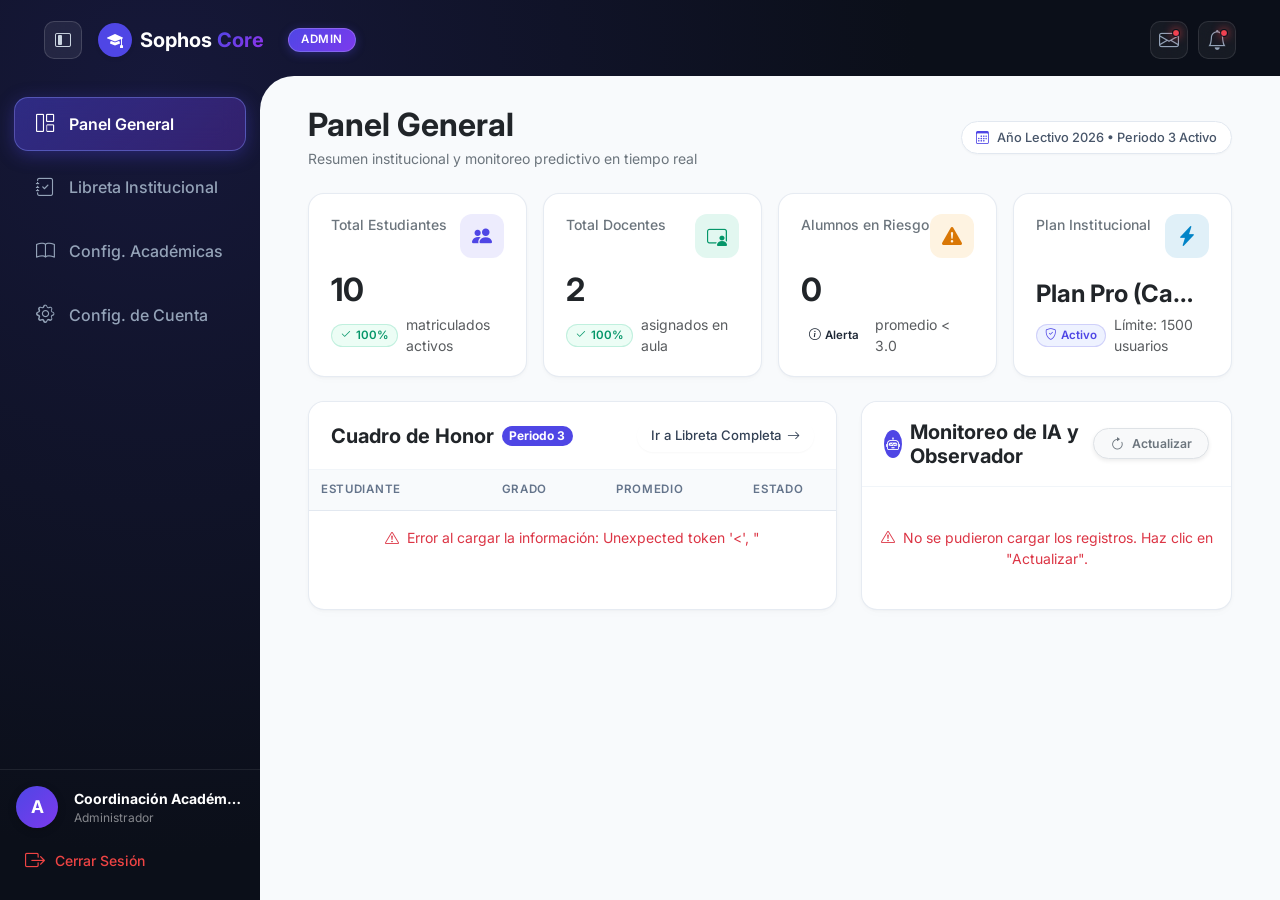
<file: Views/usuarios/admin.html>
<!DOCTYPE html>
<html lang="es">
<head>
    <meta charset="UTF-8">
    <meta name="viewport" content="width=device-width, initial-scale=1.0">
    <title>Sophos Core - Panel Administrador</title>
    <!-- Bootstrap 5 CSS -->
    <link href="https://cdn.jsdelivr.net/npm/bootstrap@5.3.3/dist/css/bootstrap.min.css" rel="stylesheet">
    <!-- Bootstrap Icons -->
    <link rel="stylesheet" href="https://cdn.jsdelivr.net/npm/bootstrap-icons@1.11.3/font/bootstrap-icons.min.css">
    <!-- Google Fonts -->
    <link href="https://fonts.googleapis.com/css2?family=Inter:wght@400;500;600;700&display=swap" rel="stylesheet">
    <!-- Estilos personalizados -->
    <link rel="stylesheet" href="../../assets/css/style.css">
    <link rel="stylesheet" href="../../assets/css/modules.css">
    <link rel="stylesheet" href="../../assets/css/views.css">
    <style>
        @keyframes cardShimmerPulse {
            0% { opacity: 1; transform: scale(1); }
            50% { opacity: 0.45; transform: scale(0.998); }
            100% { opacity: 1; transform: scale(1); }
        }
        .card-loading-pulse {
            animation: cardShimmerPulse 1.2s ease-in-out infinite !important;
            transition: opacity 0.3s ease;
        }
    </style>
</head>
<body class="dashboard-body role-admin">

    <header class="glass-header">
        <div class="container-fluid d-flex justify-content-between align-items-center">
            <div class="d-flex align-items-center gap-3">
                <button id="sidebarToggle" class="sidebar-toggle-btn" data-bs-toggle="tooltip" data-bs-placement="right" title="Ocultar/Mostrar Menú">
                    <i class="bi bi-layout-sidebar-inset"></i>
                </button>
                <a href="../../index.html" class="d-flex align-items-center gap-2 text-decoration-none">
                    <div class="d-flex align-items-center justify-content-center bg-indigo rounded-circle shadow-sm sidebar-brand-mark">
                        <i class="bi bi-mortarboard-fill text-white fs-6"></i>
                    </div>
                    <span class="fw-bold fs-5 text-white tracking-tight">Sophos <span class="gradient-text">Core</span></span>
                </a>
                <span class="badge badge-role badge-role-admin ms-2">Admin</span>
            </div>
            <div class="top-icons">
                <button class="icon-btn" data-bs-toggle="tooltip" title="Mensajes">
                    <i class="bi bi-envelope fs-5"></i>
                    <span class="badge-dot"></span>
                </button>
                <button class="icon-btn" data-bs-toggle="tooltip" title="Notificaciones">
                    <i class="bi bi-bell fs-5"></i>
                    <span class="badge-dot"></span>
                </button>
            </div>
        </div>
    </header>

    <div class="dashboard-layout d-flex">
        <!-- Sidebar Unificado -->
        <aside id="sidebar" class="sidebar py-3 d-flex flex-column justify-content-between">
            <ul class="nav flex-column mb-auto">
                <li class="nav-item">
                    <a class="nav-link active" href="#" data-target="panel-general" data-bs-toggle="tooltip" data-bs-placement="right" title="Panel General">
                        <i class="bi bi-grid-1x2"></i> <span class="nav-text">Panel General</span>
                    </a>
                </li>
                <li class="nav-item">
                    <a class="nav-link" href="#" data-target="libreta-calificaciones" id="navLinkAdminGradebook" data-bs-toggle="tooltip" data-bs-placement="right" title="Libreta Institucional de Notas">
                        <i class="bi bi-journal-check"></i> <span class="nav-text">Libreta Institucional</span>
                    </a>
                </li>
                <li class="nav-item">
                    <a class="nav-link" href="#" data-target="config-academicas" data-bs-toggle="tooltip" data-bs-placement="right" title="Config. Académicas">
                        <i class="bi bi-book"></i> <span class="nav-text">Config. Académicas</span>
                    </a>
                </li>
                <li class="nav-item">
                    <a class="nav-link" href="#" data-target="config-cuenta" data-bs-toggle="tooltip" data-bs-placement="right" title="Config. de Cuenta">
                        <i class="bi bi-gear"></i> <span class="nav-text">Config. de Cuenta</span>
                    </a>
                </li>
            </ul>

            <!-- Sección de Usuario y Cerrar Sesión al final del panel lateral -->
            <div class="sidebar-user-footer px-3 pt-3">
                <div class="d-flex align-items-center gap-3 mb-2 user-profile-box">
                    <div class="avatar-circle text-white fw-bold d-flex align-items-center justify-content-center rounded-circle flex-shrink-0 admin-profile-avatar" id="adminUserAvatar">
                        A
                    </div>
                    <div class="user-details overflow-hidden">
                        <div class="fw-bold text-white small text-truncate" id="adminUserName">Coordinación Académica</div>
                        <div class="text-white-50 text-truncate view-text-caption" id="adminUserRole">Administrador</div>
                    </div>
                </div>
                <a href="../../index.html" class="btn btn-link btn-logout text-decoration-none p-2 w-100" data-bs-toggle="tooltip" data-bs-placement="right" title="Cerrar Sesión" onclick="sessionStorage.removeItem('sophos_session');">
                    <i class="bi bi-box-arrow-right fs-5"></i>
                    <span class="nav-text small fw-medium">Cerrar Sesión</span>
                </a>
            </div>
        </aside>

        <!-- Main Content con Esquina Curva de Continuidad -->
        <main class="panel-main">
            <div class="container-fluid">
                
                <!-- Sección 1: Panel General -->
                <div id="panel-general" class="spa-section active">
                    <div class="d-flex flex-wrap justify-content-between align-items-center mb-4 gap-3">
                        <div>
                            <h2 class="fw-bold mb-1 text-dark tracking-tight">Panel General</h2>
                            <p class="text-secondary small mb-0">Resumen institucional y monitoreo predictivo en tiempo real</p>
                        </div>
                        <div class="d-flex align-items-center gap-2">
                            <div class="badge-date-pill d-flex align-items-center gap-2">
                                <i class="bi bi-calendar3 text-indigo"></i>
                                <span id="headerAcademicPeriodPill">Año Lectivo 2026 • Periodo 3 Activo</span>
                            </div>
                        </div>
                    </div>
                    
                    <!-- Tarjetas de Métricas (KPIs Reales de Base de Datos MySQL) -->
                    <div class="row g-3 mb-4">
                        <div class="col-sm-6 col-xl-3">
                            <div class="kpi-card kpi-indigo">
                                <div class="d-flex justify-content-between align-items-start mb-3">
                                    <span class="text-secondary small fw-medium">Total Estudiantes</span>
                                    <div class="icon-shape icon-shape-indigo">
                                        <i class="bi bi-people-fill"></i>
                                    </div>
                                </div>
                                <div>
                                    <div class="fs-2 fw-bold text-dark lh-1 mb-2" id="kpiTotalEstudiantes">10</div>
                                    <div class="d-flex align-items-center gap-2">
                                        <span class="trend-badge positive">
                                            <i class="bi bi-check2"></i> 100%
                                        </span>
                                        <span class="text-muted small">matriculados activos</span>
                                    </div>
                                </div>
                            </div>
                        </div>

                        <div class="col-sm-6 col-xl-3">
                            <div class="kpi-card kpi-emerald">
                                <div class="d-flex justify-content-between align-items-start mb-3">
                                    <span class="text-secondary small fw-medium">Total Docentes</span>
                                    <div class="icon-shape icon-shape-emerald">
                                        <i class="bi bi-person-video3"></i>
                                    </div>
                                </div>
                                <div>
                                    <div class="fs-2 fw-bold text-dark lh-1 mb-2" id="kpiTotalDocentes">2</div>
                                    <div class="d-flex align-items-center gap-2">
                                        <span class="trend-badge positive">
                                            <i class="bi bi-check2"></i> 100%
                                        </span>
                                        <span class="text-muted small">asignados en aula</span>
                                    </div>
                                </div>
                            </div>
                        </div>

                        <div class="col-sm-6 col-xl-3">
                            <div class="kpi-card kpi-amber">
                                <div class="d-flex justify-content-between align-items-start mb-3">
                                    <span class="text-secondary small fw-medium">Alumnos en Riesgo</span>
                                    <div class="icon-shape icon-shape-amber">
                                        <i class="bi bi-exclamation-triangle-fill"></i>
                                    </div>
                                </div>
                                <div>
                                    <div class="fs-2 fw-bold text-dark lh-1 mb-2" id="kpiAlumnosRiesgo">0</div>
                                    <div class="d-flex align-items-center gap-2">
                                        <span class="trend-badge" id="trendRiesgoBadge">
                                            <i class="bi bi-info-circle"></i> Alerta
                                        </span>
                                        <span class="text-muted small">promedio &lt; 3.0</span>
                                    </div>
                                </div>
                            </div>
                        </div>

                        <div class="col-sm-6 col-xl-3">
                            <div class="kpi-card kpi-sky">
                                <div class="d-flex justify-content-between align-items-start mb-3">
                                    <span class="text-secondary small fw-medium">Plan Institucional</span>
                                    <div class="icon-shape icon-shape-sky">
                                        <i class="bi bi-lightning-charge-fill"></i>
                                    </div>
                                </div>
                                <div>
                                    <div class="fs-4 fw-bold text-dark lh-1 mb-2 text-truncate" id="kpiPlanNombre">Plan Pro (Campus)</div>
                                    <div class="d-flex align-items-center gap-2">
                                        <span class="trend-badge primary">
                                            <i class="bi bi-shield-check"></i> Activo
                                        </span>
                                        <span class="text-muted small" id="kpiLimiteUsuarios">Límite: 1500 usuarios</span>
                                    </div>
                                </div>
                            </div>
                        </div>
                    </div>

                    <div class="row g-4">
                        <!-- Cuadro de Honor Institucional (Top 10) -->
                        <div class="col-lg-7">
                            <div class="card card-custom h-100" id="cardStudentsTable">
                                <div class="card-header bg-white d-flex justify-content-between align-items-center">
                                    <div class="d-flex align-items-center gap-2">
                                        <h5 class="mb-0 fw-bold text-dark">Cuadro de Honor</h5>
                                        <span class="badge bg-indigo text-white rounded-pill" id="adminBadgePeriodoTabla">Periodo 3</span>
                                    </div>
                                    <button type="button" class="btn-action-light text-decoration-none border-0 bg-transparent" id="btnAdminGoGradebook" title="Ver Libreta Institucional de Calificaciones">
                                        <span>Ir a Libreta Completa</span>
                                        <i class="bi bi-arrow-right"></i>
                                    </button>
                                </div>
                                <div class="card-body p-0">
                                    <div class="table-responsive">
                                        <table class="table table-custom align-middle mb-0">
                                            <thead>
                                                <tr>
                                                    <th>Estudiante</th>
                                                    <th class="text-center">Grado</th>
                                                    <th class="text-center">Promedio</th>
                                                    <th class="text-center">Estado</th>
                                                </tr>
                                            </thead>
                                            <tbody id="adminStudentsTableBody">
                                                <!-- Cargado dinámicamente -->
                                                <tr>
                                                    <td colspan="4" class="text-center py-4 text-muted">
                                                        <span class="spinner-border spinner-border-sm me-2"></span> Cargando estudiantes...
                                                    </td>
                                                </tr>
                                            </tbody>
                                        </table>
                                    </div>
                                </div>
                            </div>
                        </div>

                        <!-- Monitoreo de IA / Observador -->
                        <div class="col-lg-5">
                            <div class="card card-custom h-100" id="cardAiMonitoring">
                                <div class="card-header bg-white d-flex justify-content-between align-items-center">
                                    <div class="d-flex align-items-center gap-2">
                                        <div class="d-flex align-items-center justify-content-center bg-indigo rounded-circle admin-live-mark">
                                            <i class="bi bi-robot text-white small"></i>
                                        </div>
                                        <h5 class="mb-0 fw-bold text-dark">Monitoreo de IA y Observador</h5>
                                    </div>
                                    <button class="btn btn-sm btn-light border rounded-pill d-flex align-items-center gap-2 px-3 py-1 shadow-sm text-secondary" id="btnRefreshMonitoring" type="button" title="Recargar registros">
                                        <i class="bi bi-arrow-clockwise" id="iconRefreshMonitoring"></i>
                                        <span class="small fw-semibold" id="textRefreshMonitoring">Actualizar</span>
                                    </button>
                                </div>
                                <div class="card-body p-3 overflow-y-auto admin-monitoring-list" id="adminAiMonitoringContainer">
                                    <!-- Cargado dinámicamente -->
                                    <div class="text-center py-4 text-muted small">
                                        <span class="spinner-border spinner-border-sm me-2"></span> Cargando registros del observador...
                                    </div>
                                </div>
                            </div>
                        </div>
                    </div>
                </div>

                <!-- Sección: Libreta Institucional de Calificaciones (Auditoría Centralizada) -->
                <div id="libreta-calificaciones" class="spa-section">
                    <div class="d-flex justify-content-between align-items-center mb-4 flex-wrap gap-2">
                        <div>
                            <h2 class="fw-bold mb-1 text-dark">Libreta Institucional de Calificaciones</h2>
                            <p class="text-secondary small mb-0">Auditoría centralizada y consulta de calificaciones de todos los grados, asignaturas y estudiantes.</p>
                        </div>
                        <div class="d-flex align-items-center gap-2">
                            <span class="badge bg-indigo text-white px-3 py-2 rounded-pill shadow-sm">
                                <i class="bi bi-shield-lock-fill me-1"></i> Modo Rectoría / Administrador
                            </span>
                        </div>
                    </div>

                    <!-- Tarjeta de Filtros Avanzados -->
                    <div class="card card-custom p-4 mb-4 border-0 shadow-sm">
                        <div class="row g-3 align-items-end">
                            <!-- Filtro Curso / Grado -->
                            <div class="col-md-3">
                                <label class="form-label small fw-bold text-secondary mb-1">
                                    <i class="bi bi-mortarboard text-indigo me-1"></i> Curso / Grado
                                </label>
                                <select class="form-select bg-light border-0 fw-semibold" id="adminGbFilterCourse">
                                    <option value="" selected disabled>Seleccionar Curso / Grado...</option>
                                    <option value="c0000001-0000-0000-0000-000000000001">11° Grado A</option>
                                    <option value="c0000001-0000-0000-0000-000000000002">10° Grado A</option>
                                </select>
                            </div>

                            <!-- Filtro Materia -->
                            <div class="col-md-3">
                                <label class="form-label small fw-bold text-secondary mb-1">
                                    <i class="bi bi-book text-indigo me-1"></i> Materia
                                </label>
                                <select class="form-select bg-light border-0 fw-semibold" id="adminGbFilterSubject">
                                    <option value="" selected disabled>Seleccionar Materia...</option>
                                    <option value="d0000001-0000-0000-0000-000000000001">Matemáticas</option>
                                    <option value="d0000001-0000-0000-0000-000000000002">Física</option>
                                    <option value="d0000001-0000-0000-0000-000000000003">Química</option>
                                    <option value="d0000001-0000-0000-0000-000000000004">Lengua Castellana</option>
                                    <option value="d0000001-0000-0000-0000-000000000005">Lectura Crítica</option>
                                </select>
                            </div>

                            <!-- Filtro Período -->
                            <div class="col-md-2">
                                <label class="form-label small fw-bold text-secondary mb-1">
                                    <i class="bi bi-calendar3 text-indigo me-1"></i> Período
                                </label>
                                <select class="form-select bg-light border-0 fw-semibold" id="adminGbFilterPeriod">
                                    <option value="" selected disabled>Seleccionar Período...</option>
                                    <option value="1">Período 1</option>
                                    <option value="2">Período 2</option>
                                    <option value="3">Período 3 (En Curso)</option>
                                    <option value="4">Período 4</option>
                                </select>
                            </div>

                            <!-- Buscador de Estudiante Específico -->
                            <div class="col-md-3">
                                <label class="form-label small fw-bold text-secondary mb-1">
                                    <i class="bi bi-person-search text-indigo me-1"></i> Estudiante Específico
                                </label>
                                <input type="text" class="form-control bg-light border-0 fw-semibold" id="adminGbSearchStudent" placeholder="Filtrar por nombre...">
                            </div>

                            <!-- Botón Limpiar Filtros -->
                            <div class="col-md-1">
                                <button type="button" class="btn btn-outline-secondary w-100 fw-semibold" id="adminGbBtnReset" title="Limpiar todos los filtros">
                                    <i class="bi bi-arrow-counterclockwise"></i>
                                </button>
                            </div>
                        </div>
                    </div>

                    <!-- Tabla de Calificaciones y Desempeño -->
                    <div class="card card-custom border-0 shadow-sm" id="adminGbCardTable">
                        <div class="card-header bg-white py-3 d-flex justify-content-between align-items-center">
                            <div class="d-flex align-items-center gap-2">
                                <h5 class="mb-0 fw-bold text-dark">Libreta General de Calificaciones</h5>
                                <span class="badge bg-indigo text-white rounded-pill px-3 py-1" id="adminGbRecordsBadge">Cargando...</span>
                            </div>
                            <div class="small text-muted fw-semibold" id="adminGbPeriodIndicator">
                                Período 3 Activo
                            </div>
                        </div>
                        <div class="card-body p-0">
                            <div class="table-responsive">
                                <table class="table table-custom align-middle mb-0">
                                    <thead>
                                        <tr>
                                            <th class="ps-4">Estudiante</th>
                                            <th class="text-center">Grado</th>
                                            <th>Materia & Docente</th>
                                            <th>Actividades Evaluadas</th>
                                            <th class="text-center">Promedio</th>
                                            <th class="text-center pe-4">Desempeño</th>
                                        </tr>
                                    </thead>
                                    <tbody id="adminGbTableBody">
                                        <tr>
                                            <td colspan="6" class="text-center py-5 text-muted">
                                                <span class="spinner-border spinner-border-sm me-2"></span> Cargando libreta institucional...
                                            </td>
                                        </tr>
                                    </tbody>
                                </table>
                            </div>
                        </div>
                    </div>
                </div>

                <!-- Sección 2: Configuraciones Académicas (Gestión de Períodos) -->
                <div id="config-academicas" class="spa-section">
                    <div class="d-flex justify-content-between align-items-center mb-4">
                        <div>
                            <h2 class="fw-bold mb-1 text-dark">Configuraciones Académicas</h2>
                            <p class="text-secondary small mb-0">Control de vigencia de periodos lectivos, calendarios y cierre de actas</p>
                        </div>
                        <div class="d-flex gap-2">
                            <button type="button" class="btn btn-outline-secondary btn-sm" id="btnAdminResetDB">
                                <i class="bi bi-arrow-counterclockwise me-1"></i> Reiniciar Datos a Periodo 3
                            </button>
                        </div>
                    </div>

                    <!-- Card Principal de Cierre de Periodo -->
                    <div class="card card-custom p-4 border-0 shadow-sm mb-4 admin-overview-banner">
                        <div class="row align-items-center g-3">
                            <div class="col-lg-8">
                                <div class="d-flex align-items-center gap-2 mb-2">
                                    <span class="badge bg-warning text-dark fw-bold" id="adminPeriodBadge">Periodo 3 Activo</span>
                                    <span class="small text-white-50"><i class="bi bi-clock-history"></i> Fecha límite: <strong>19 de Octubre de 2026</strong></span>
                                </div>
                                <h3 class="fw-bold mb-2" id="adminPeriodTitle">Control de Cierre de Período Académico</h3>
                                <p class="text-white-50 small mb-0" id="adminPeriodDesc">
                                    Al cerrar el <strong>Tercer Período</strong>, se archivarán las calificaciones de todos los cursos y se habilitará el <strong>Cuarto Período</strong> con 4 columnas predeterminadas vacías para que los docentes comiencen su nuevo registro de notas.
                                </p>
                            </div>
                            <div class="col-lg-4 text-lg-end">
                                <button type="button" class="btn btn-light text-indigo fw-bold px-4 py-2 rounded-pill shadow" id="btnTriggerClosePeriod" data-bs-toggle="modal" data-bs-target="#modalConfirmClosePeriod">
                                    <i class="bi bi-lock-fill me-1"></i> Cerrar Período Académico
                                </button>
                            </div>
                        </div>
                    </div>

                    <!-- Mensaje de Éxito / Feedback tras Cierre -->
                    <div id="adminCloseSuccessAlert" class="alert alert-success d-none p-3 rounded-4 shadow-sm align-items-center justify-content-between">
                        <div class="d-flex align-items-center gap-3">
                            <div class="bg-success text-white p-2 rounded-circle">
                                <i class="bi bi-check2-circle fs-4"></i>
                            </div>
                            <div>
                                <h6 class="fw-bold mb-1">¡Período cerrado exitosamente!</h6>
                                <p class="small text-secondary mb-0" id="adminSuccessAlertText">
                                    El <strong>Cuarto Período</strong> está activo. La tabla de la profesora ahora muestra las 4 columnas predeterminadas listas para calificar.
                                </p>
                            </div>
                        </div>
                        <button type="button" class="btn btn-indigo btn-sm fw-semibold" id="btnAdminAlertGoGradebook">
                            <i class="bi bi-journal-check me-1"></i> Ir a Libreta Institucional (Período 4)
                        </button>
                    </div>

                    <!-- Resumen de Periodos -->
                    <div class="row g-3">
                        <div class="col-md-3">
                            <div class="border rounded-3 p-3 bg-white shadow-sm">
                                <div class="d-flex justify-content-between small text-muted mb-1">
                                    <span>Periodo 1</span>
                                    <span class="badge bg-secondary">Cerrado</span>
                                </div>
                                <div class="fw-bold text-dark">4 Notas Consolidadas</div>
                                <div class="small text-muted">Cerró: 10 Abr 2026</div>
                            </div>
                        </div>
                        <div class="col-md-3">
                            <div class="border rounded-3 p-3 bg-white shadow-sm">
                                <div class="d-flex justify-content-between small text-muted mb-1">
                                    <span>Periodo 2</span>
                                    <span class="badge bg-secondary">Cerrado</span>
                                </div>
                                <div class="fw-bold text-dark">4 Notas Consolidadas</div>
                                <div class="small text-muted">Cerró: 03 Jul 2026</div>
                            </div>
                        </div>
                        <div class="col-md-3">
                            <div class="border rounded-3 p-3 bg-white shadow-sm border-indigo" id="cardPeriodo3Box">
                                <div class="d-flex justify-content-between small text-muted mb-1">
                                    <span class="fw-bold text-indigo">Periodo 3</span>
                                    <span class="badge bg-success" id="badgeP3Status">Activo</span>
                                </div>
                                <div class="fw-bold text-dark">4 Notas Registradas</div>
                                <div class="small text-muted">Cierre: 19 Oct 2026</div>
                            </div>
                        </div>
                        <div class="col-md-3">
                            <div class="border rounded-3 p-3 bg-white shadow-sm" id="cardPeriodo4Box">
                                <div class="d-flex justify-content-between small text-muted mb-1">
                                    <span>Periodo 4</span>
                                    <span class="badge bg-light text-secondary border" id="badgeP4Status">Pendiente</span>
                                </div>
                                <div class="fw-bold text-dark">4 Columnas Limpias</div>
                                <div class="small text-muted">Cierre: 27 Nov 2026</div>
                            </div>
                        </div>
                    </div>
                </div>

                <!-- Sección 3: Configuraciones de Cuenta -->
                <div id="config-cuenta" class="spa-section">
                    <div class="under-construction-card shadow-sm mx-auto construction-card">
                        <i class="bi bi-gear-wide-connected under-construction-icon"></i>
                        <h3 class="fw-bold text-dark">Configuraciones de Cuenta</h3>
                        <p class="text-secondary mt-3">
                            La gestión avanzada de perfiles institucionales, facturación y detalles del plan SaaS estará disponible próximamente.
                        </p>
                        <button class="btn btn-outline-secondary mt-3" disabled>Próximamente</button>
                    </div>
                </div>

            </div>
        </main>
    </div>

    <!-- Modal de Confirmación de Cierre de Periodo (Hijo directo de body para evitar problemas de apilamiento/backdrop) -->
    <div class="modal fade" id="modalConfirmClosePeriod" tabindex="-1" aria-labelledby="modalConfirmClosePeriodLabel" aria-hidden="true">
        <div class="modal-dialog modal-dialog-centered">
            <div class="modal-content rounded-4 border-0 shadow-lg">
                <div class="modal-header border-bottom">
                    <h5 class="modal-title fw-bold text-dark" id="modalConfirmClosePeriodLabel"><i class="bi bi-exclamation-triangle-fill text-warning me-2"></i>Confirmar Cierre de Período</h5>
                    <button type="button" class="btn-close" data-bs-dismiss="modal" aria-label="Cerrar"></button>
                </div>
                <div class="modal-body p-4">
                    <p class="text-secondary mb-3">
                        ¿Estás seguro de que deseas cerrar el <strong>Tercer Período Académico (19 de Octubre)</strong>?
                    </p>
                    <div class="alert alert-warning small mb-0">
                        <i class="bi bi-info-circle me-1"></i> Esta acción archivará las notas del Periodo 3 y habilitará automáticamente el <strong>Cuarto Período</strong> con 4 columnas predeterminadas vacías en la libreta docente.
                    </div>
                </div>
                <div class="modal-footer border-top">
                    <button type="button" class="btn btn-secondary" data-bs-dismiss="modal">Cancelar</button>
                    <button type="button" class="btn btn-danger" id="btnConfirmClosePeriodAction">
                        <i class="bi bi-lock-fill me-1"></i> Confirmar y Cerrar Período
                    </button>
                </div>
            </div>
        </div>
    </div>

    <!-- Bootstrap 5 JS Bundle -->
    <script src="https://cdn.jsdelivr.net/npm/bootstrap@5.3.3/dist/js/bootstrap.bundle.min.js"></script>
    <!-- Vanilla JS -->
    <script src="../../assets/js/main.js"></script>
    <!-- Componentes reutilizables -->
    <script src="../../Components/footer.js"></script>
    <script>
        document.addEventListener('DOMContentLoaded', () => {
            // 1. Cargar datos del usuario administrador en sesión
            const sessionData = sessionStorage.getItem('sophos_session');
            if (sessionData) {
                try {
                    const user = JSON.parse(sessionData);
                    const userNameEl = document.getElementById('adminUserName');
                    const userRoleEl = document.getElementById('adminUserRole');
                    const userAvatarEl = document.getElementById('adminUserAvatar');

                    if (userNameEl && user.nombre_completo) userNameEl.textContent = user.nombre_completo;
                    if (userRoleEl && user.rol) userRoleEl.textContent = (user.rol === 'ADMIN' ? 'Administrador' : user.rol);
                    if (userAvatarEl && user.nombre_completo) {
                        const parts = user.nombre_completo.split(' ');
                        userAvatarEl.textContent = parts[0][0] + (parts[1] ? parts[1][0] : '');
                    }
                } catch (e) {
                    console.error("Error al procesar sesión:", e);
                }
            }

            let currentPeriodNumber = 3;
            let currentAdminData = null;
            const modalConfirmEl = document.getElementById('modalConfirmClosePeriod');

            // Función para activar el parpadeo / shimmer de carga en las cards
            function setCardLoadingState(isLoading) {
                const cardMonitoring = document.getElementById('cardAiMonitoring');
                const cardStudents = document.getElementById('cardStudentsTable');
                const btnRefresh = document.getElementById('btnRefreshMonitoring');
                const iconRefresh = document.getElementById('iconRefreshMonitoring');
                const textRefresh = document.getElementById('textRefreshMonitoring');

                if (isLoading) {
                    if (cardMonitoring) cardMonitoring.classList.add('card-loading-pulse');
                    if (cardStudents) cardStudents.classList.add('card-loading-pulse');
                    if (btnRefresh) {
                        btnRefresh.disabled = true;
                        if (iconRefresh) iconRefresh.className = 'spinner-border spinner-border-sm text-primary';
                        if (textRefresh) textRefresh.textContent = 'Cargando...';
                    }
                } else {
                    if (cardMonitoring) cardMonitoring.classList.remove('card-loading-pulse');
                    if (cardStudents) cardStudents.classList.remove('card-loading-pulse');
                    if (btnRefresh) {
                        btnRefresh.disabled = false;
                        if (iconRefresh) iconRefresh.className = 'bi bi-arrow-clockwise';
                        if (textRefresh) textRefresh.textContent = 'Actualizar';
                    }
                }
            }

            // 2. Cargar métricas, estudiantes y monitoreo reales desde el servidor
            async function loadAdminDataFromMySQL() {
                setCardLoadingState(true);
                try {
                    const res = await fetch('../../api/admin.php?action=overview');
                    if (!res.ok) throw new Error('Error de red al consultar la API');
                    const result = await res.json();

                    if (!result.success || !result.data) {
                        throw new Error(result.error || 'No se obtuvieron datos');
                    }

                    const data = result.data;
                    currentAdminData = data;
                    currentPeriodNumber = data.periodo_activo || 3;

                    // 2.1 Actualizar KPIs
                    document.getElementById('kpiTotalEstudiantes').textContent = data.kpis.total_estudiantes;
                    document.getElementById('kpiTotalDocentes').textContent = data.kpis.total_docentes;
                    document.getElementById('kpiAlumnosRiesgo').textContent = data.kpis.alumnos_riesgo;
                    document.getElementById('kpiPlanNombre').textContent = data.kpis.plan_nombre;
                    document.getElementById('kpiLimiteUsuarios').textContent = `Límite: ${data.kpis.limite_usuarios.toLocaleString()} usuarios`;

                    // Alerta de riesgo badge
                    const trendRiesgo = document.getElementById('trendRiesgoBadge');
                    if (trendRiesgo) {
                        if (data.kpis.alumnos_riesgo > 0) {
                            trendRiesgo.className = 'trend-badge negative';
                            trendRiesgo.innerHTML = `<i class="bi bi-exclamation-triangle"></i> ${data.kpis.alumnos_riesgo} en riesgo`;
                        } else {
                            trendRiesgo.className = 'trend-badge positive';
                            trendRiesgo.innerHTML = `<i class="bi bi-check2"></i> 0 en riesgo`;
                        }
                    }

                    // 2.2 Actualizar Tabla Real de Estudiantes
                    const tableBody = document.getElementById('adminStudentsTableBody');
                    if (tableBody) {
                        if (data.estudiantes && data.estudiantes.length > 0) {
                            tableBody.innerHTML = data.estudiantes.map(st => `
                                <tr role="button" onclick="window.filterStudentInGradebook('${st.nombre}')" title="Clic para auditar notas de ${st.nombre} en la Libreta">
                                    <td>
                                        <div class="d-flex align-items-center gap-2">
                                            <div class="student-avatar admin-student-avatar">${st.iniciales}</div>
                                            <div class="text-truncate">
                                                <div class="fw-semibold text-dark text-truncate">${st.nombre}</div>
                                                <div class="text-muted small view-text-caption text-truncate">${st.email}</div>
                                            </div>
                                        </div>
                                    </td>
                                    <td class="text-center"><span class="badge bg-light text-dark border fw-medium px-2 py-1 text-nowrap">${st.curso}</span></td>
                                    <td class="text-center">
                                        <div class="grade-progress-wrap mx-auto">
                                            <div class="d-flex justify-content-between small mb-1">
                                                <span class="fw-bold text-dark">${st.promedio}</span>
                                                <span class="text-muted">/ 5.0</span>
                                            </div>
                                            <div class="grade-progress-track">
                                                <div class="grade-progress-bar ${st.bar_class} admin-grade-progress" data-progress="${st.promedio_porcentaje}"></div>
                                            </div>
                                        </div>
                                    </td>
                                    <td class="text-center">
                                        <span class="badge-soft ${st.badge_class}">
                                            ${st.estado.replace(/\s*\(.*?\)/, '')}
                                        </span>
                                    </td>
                                </tr>
                            `).join('');
                            tableBody.querySelectorAll('.admin-grade-progress').forEach(bar => {
                                bar.style.setProperty('--progress-width', `${bar.dataset.progress}%`);
                            });
                        } else {
                            tableBody.innerHTML = '<tr><td colspan="4" class="text-center py-4 text-muted">No se encontraron estudiantes matriculados.</td></tr>';
                        }
                    }

                    // 2.3 Actualizar Monitoreo de IA / Observador
                    const aiContainer = document.getElementById('adminAiMonitoringContainer');
                    if (aiContainer) {
                        if (data.monitoreo_ia && data.monitoreo_ia.length > 0) {
                            aiContainer.innerHTML = data.monitoreo_ia.map(item => `
                                <div class="ai-item-card mb-2 p-2 rounded-3 border bg-light">
                                    <div class="d-flex gap-3 align-items-start">
                                        <div class="ai-icon-box p-2 rounded-circle admin-event-icon">
                                            <i class="bi ${item.icon}"></i>
                                        </div>
                                        <div class="flex-grow-1">
                                            <div class="d-flex justify-content-between align-items-center mb-1">
                                                <div class="fw-semibold text-dark small">${item.titulo}</div>
                                                <span class="text-muted view-text-footnote">${item.fecha}</span>
                                            </div>
                                            <div class="small text-secondary mb-1">${item.descripcion}</div>
                                            <div class="small text-muted view-text-meta">
                                                <strong>Estudiante:</strong> ${item.estudiante} • <strong>Docente:</strong> ${item.docente}
                                            </div>
                                        </div>
                                    </div>
                                </div>
                            `).join('');
                            aiContainer.querySelectorAll('.admin-event-icon').forEach((icon, index) => {
                                icon.style.setProperty('--event-background', data.monitoreo_ia[index].bg);
                                icon.style.setProperty('--event-color', data.monitoreo_ia[index].color);
                            });
                        } else {
                            aiContainer.innerHTML = '<div class="text-center py-4 text-muted small">No hay registros del observador reportados aún.</div>';
                        }
                    }

                    // 2.4 Sincronizar UI de Periodos
                    syncPeriodUI(currentPeriodNumber);

                } catch (err) {
                    console.error("Error al cargar datos del administrador:", err);
                    const tableBody = document.getElementById('adminStudentsTableBody');
                    if (tableBody) {
                        tableBody.innerHTML = `<tr><td colspan="4" class="text-center py-3 text-danger"><i class="bi bi-exclamation-triangle me-2"></i>Error al cargar la información: ${err.message}</td></tr>`;
                    }
                    const aiContainer = document.getElementById('adminAiMonitoringContainer');
                    if (aiContainer) {
                        aiContainer.innerHTML = `<div class="text-center py-4 text-danger small"><i class="bi bi-exclamation-triangle me-2"></i>No se pudieron cargar los registros. Haz clic en "Actualizar".</div>`;
                    }
                } finally {
                    setCardLoadingState(false);
                }
            }

            function syncPeriodUI(pNum) {
                const badge = document.getElementById('adminPeriodBadge');
                const title = document.getElementById('adminPeriodTitle');
                const btnClose = document.getElementById('btnTriggerClosePeriod');
                const bP3 = document.getElementById('badgeP3Status');
                const bP4 = document.getElementById('badgeP4Status');
                const badgePeriodoTabla = document.getElementById('adminBadgePeriodoTabla');
                const headerPill = document.getElementById('headerAcademicPeriodPill');

                if (headerPill) {
                    headerPill.textContent = `Año Lectivo 2026 • Periodo ${pNum} Activo`;
                }

                if (badgePeriodoTabla) {
                    badgePeriodoTabla.textContent = `Periodo ${pNum}`;
                }

                const gbPeriodSel = document.getElementById('adminGbFilterPeriod');
                // Mantener el placeholder Seleccionar Período por defecto

                if (pNum === 3) {
                    if (badge) {
                        badge.textContent = "Periodo 3 Activo";
                        badge.className = "badge bg-warning text-dark fw-bold";
                    }
                    if (bP3) {
                        bP3.textContent = "Activo";
                        bP3.className = "badge bg-success";
                    }
                    if (bP4) {
                        bP4.textContent = "Pendiente";
                        bP4.className = "badge bg-light text-secondary border";
                    }
                    if (btnClose) {
                        btnClose.disabled = false;
                        btnClose.innerHTML = '<i class="bi bi-lock-fill me-1"></i> Cerrar Período Académico 3';
                    }
                } else if (pNum >= 4) {
                    if (badge) {
                        badge.textContent = `Periodo ${pNum} Activo`;
                        badge.className = "badge bg-success text-white fw-bold";
                    }
                    if (bP3) {
                        bP3.textContent = "Cerrado";
                        bP3.className = "badge bg-secondary";
                    }
                    if (bP4) {
                        bP4.textContent = "Activo";
                        bP4.className = "badge bg-success";
                    }
                    if (btnClose) {
                        btnClose.disabled = true;
                        btnClose.innerHTML = '<i class="bi bi-check2-all me-1"></i> Periodo 3 Ya Fue Cerrado';
                    }
                }
            }

            // Inicializar carga de datos
            loadAdminDataFromMySQL();

            // Botón manual de actualizar monitoreo con parpadeo
            const btnRefresh = document.getElementById('btnRefreshMonitoring');
            if (btnRefresh) {
                btnRefresh.addEventListener('click', () => {
                    loadAdminDataFromMySQL();
                });
            }

            // 3. Manejo de Cierre de Período
            const btnTrigger = document.getElementById('btnTriggerClosePeriod');
            if (btnTrigger && modalConfirmEl) {
                btnTrigger.addEventListener('click', () => {
                    const inst = bootstrap.Modal.getOrCreateInstance(modalConfirmEl);
                    if (inst) inst.show();
                });
            }

            const btnConfirm = document.getElementById('btnConfirmClosePeriodAction');
            if (btnConfirm) {
                btnConfirm.addEventListener('click', async () => {
                    btnConfirm.disabled = true;
                    btnConfirm.innerHTML = '<span class="spinner-border spinner-border-sm me-1"></span> Procesando...';

                    try {
                        const res = await fetch('../../api/admin.php?action=close_period', {
                            method: 'POST',
                            headers: { 'Content-Type': 'application/json' },
                            body: JSON.stringify({ periodo_actual: currentPeriodNumber })
                        });
                        const data = await res.json();

                        if (data.success) {
                            if (modalConfirmEl) {
                                const inst = bootstrap.Modal.getInstance(modalConfirmEl) || bootstrap.Modal.getOrCreateInstance(modalConfirmEl);
                                if (inst) inst.hide();
                            }
                            const successAlert = document.getElementById('adminCloseSuccessAlert');
                            if (successAlert) {
                                successAlert.classList.remove('d-none');
                                document.getElementById('adminSuccessAlertText').innerHTML =
                                    `¡El <strong>Período ${currentPeriodNumber}</strong> ha sido archivado exitosamente y el <strong>Cuarto Período</strong> está activo!`;
                            }
                            await loadAdminDataFromMySQL();
                        } else {
                            alert(data.error || 'No se pudo cerrar el período');
                        }
                    } catch (e) {
                        alert('Error al conectar con el servidor: ' + e.message);
                    } finally {
                        btnConfirm.disabled = false;
                        btnConfirm.innerHTML = '<i class="bi bi-lock-fill me-1"></i> Confirmar y Cerrar Período';
                    }
                });
            }

            // 4. Reiniciar Período a Periodo 3
            const btnReset = document.getElementById('btnAdminResetDB');
            if (btnReset) {
                btnReset.addEventListener('click', async () => {
                    if (confirm('¿Deseas restaurar el estado al Periodo 3 Activo?')) {
                        btnReset.disabled = true;
                        try {
                            const res = await fetch('../../api/admin.php?action=reset_period', { method: 'POST' });
                            const data = await res.json();
                            if (data.success) {
                                const successAlert = document.getElementById('adminCloseSuccessAlert');
                                if (successAlert) successAlert.classList.add('d-none');
                                await loadAdminDataFromMySQL();
                                if (adminGbFilterPeriod) {
                                    adminGbFilterPeriod.value = "3";
                                    loadAdminGradebook();
                                }
                                alert('Período restablecido al Periodo 3.');
                            } else {
                                alert(data.error);
                            }
                        } catch (e) {
                            alert('Error: ' + e.message);
                        } finally {
                            btnReset.disabled = false;
                        }
                    }
                });
            }

            // ==============================================================
            // 5. LIBRETA INSTITUCIONAL DE CALIFICACIONES (ADMIN / RECTORÍA)
            // ==============================================================
            const filterCourse = document.getElementById('adminGbFilterCourse');
            const filterSubject = document.getElementById('adminGbFilterSubject');
            const filterPeriod = document.getElementById('adminGbFilterPeriod');
            const searchStudent = document.getElementById('adminGbSearchStudent');
            const btnResetFilters = document.getElementById('adminGbBtnReset');
            const gbTableBody = document.getElementById('adminGbTableBody');
            const gbRecordsBadge = document.getElementById('adminGbRecordsBadge');
            const gbPeriodIndicator = document.getElementById('adminGbPeriodIndicator');

            // Navegación fluida hacia la Libreta Institucional
            function switchToSection(targetId) {
                const navLinks = document.querySelectorAll('#sidebar .nav-link, .sidebar .nav-link');
                const sections = document.querySelectorAll('.spa-section');

                navLinks.forEach(l => {
                    if (l.getAttribute('data-target') === targetId) {
                        l.classList.add('active');
                    } else {
                        l.classList.remove('active');
                    }
                });

                sections.forEach(sec => {
                    if (sec.id === targetId) {
                        sec.classList.add('active');
                    } else {
                        sec.classList.remove('active');
                    }
                });

                if (targetId === 'libreta-calificaciones') {
                    loadAdminGradebook();
                }
            }

            // Asegurar que al hacer clic en el menú lateral se cargue la libreta institucional
            document.querySelectorAll('.sidebar .nav-link').forEach(link => {
                link.addEventListener('click', () => {
                    if (link.getAttribute('data-target') === 'libreta-calificaciones') {
                        loadAdminGradebook();
                    }
                });
            });

            // Exponer función para filtrar un estudiante desde el Cuadro de Honor
            window.filterStudentInGradebook = function(studentName) {
                if (searchStudent) searchStudent.value = studentName;
                switchToSection('libreta-calificaciones');
            };

            // Botón 'Ir a Libreta Completa' en Cuadro de Honor
            const btnGoGradebook = document.getElementById('btnAdminGoGradebook');
            if (btnGoGradebook) {
                btnGoGradebook.addEventListener('click', () => {
                    if (searchStudent) searchStudent.value = '';
                    switchToSection('libreta-calificaciones');
                });
            }

            // Botón en la alerta de período cerrado
            const btnAlertGoGb = document.getElementById('btnAdminAlertGoGradebook');
            if (btnAlertGoGb) {
                btnAlertGoGb.addEventListener('click', () => {
                    switchToSection('libreta-calificaciones');
                });
            }

            // Enlace de la barra lateral hacia la libreta institucional
            const navLinkGb = document.getElementById('navLinkAdminGradebook');
            if (navLinkGb) {
                navLinkGb.addEventListener('click', (e) => {
                    e.preventDefault();
                    switchToSection('libreta-calificaciones');
                });
            }

            // Función debounce para búsqueda de estudiante en tiempo real
            let searchDebounceTimeout = null;

            async function loadAdminGradebook() {
                if (!gbTableBody) return;

                const courseVal = filterCourse ? filterCourse.value : '';
                const subjectVal = filterSubject ? filterSubject.value : '';
                const periodVal = filterPeriod ? filterPeriod.value : (currentPeriodNumber || 3);
                const studentVal = searchStudent ? searchStudent.value.trim() : '';

                if (gbPeriodIndicator) {
                    gbPeriodIndicator.textContent = periodVal ? `Período ${periodVal} ${periodVal == currentPeriodNumber ? '(En Curso)' : '(Cerrado)'}` : 'Período 3 (En Curso)';
                }

                // Si no se está buscando por estudiante específico y falta curso o materia:
                if (!studentVal && (!courseVal || !subjectVal)) {
                    gbTableBody.innerHTML = `
                        <tr>
                            <td colspan="6" class="text-center py-5 text-muted">
                                <i class="bi bi-funnel fs-1 text-secondary d-block mb-2 opacity-50"></i>
                                <div class="fw-bold fs-6 text-dark">Selecciona un Curso y una Materia</div>
                                <div class="small">Elige los filtros en la barra superior para consultar las calificaciones o escribe en el buscador de estudiante.</div>
                            </td>
                        </tr>
                    `;
                    if (gbRecordsBadge) gbRecordsBadge.textContent = 'Esperando filtros...';
                    return;
                }

                gbTableBody.innerHTML = `
                    <tr>
                        <td colspan="6" class="text-center py-5 text-muted">
                            <span class="spinner-border spinner-border-sm me-2 text-indigo"></span>
                            Consultando libreta institucional en tiempo real...
                        </td>
                    </tr>
                `;

                try {
                    const params = new URLSearchParams({
                        action: 'gradebook',
                        course: courseVal || 'ALL',
                        subject: subjectVal || 'ALL',
                        period: periodVal || 3,
                        student: studentVal
                    });

                    const res = await fetch(`../../api/admin.php?${params.toString()}`);
                    const result = await res.json();

                    if (!result.success || !result.data) {
                        throw new Error(result.error || 'Error al obtener calificaciones');
                    }

                    // Actualizar dinámicamente los selectores de curso y materia si hay datos
                    if (result.data.cursos && result.data.cursos.length > 0 && filterCourse && filterCourse.options.length <= 3) {
                        const currentVal = filterCourse.value;
                        filterCourse.innerHTML = '<option value="" selected disabled>Seleccionar Curso / Grado...</option>';
                        result.data.cursos.forEach(c => {
                            const opt = document.createElement('option');
                            opt.value = c.id_curso;
                            opt.textContent = c.nombre;
                            if (opt.value === currentVal) opt.selected = true;
                            filterCourse.appendChild(opt);
                        });
                    }

                    if (result.data.materias && result.data.materias.length > 0 && filterSubject && filterSubject.options.length <= 6) {
                        const currentVal = filterSubject.value;
                        filterSubject.innerHTML = '<option value="" selected disabled>Seleccionar Materia...</option>';
                        result.data.materias.forEach(m => {
                            const opt = document.createElement('option');
                            opt.value = m.id_materia;
                            opt.textContent = m.nombre;
                            if (opt.value === currentVal) opt.selected = true;
                            filterSubject.appendChild(opt);
                        });
                    }

                    const records = result.data.records || [];
                    if (gbRecordsBadge) {
                        gbRecordsBadge.textContent = `${records.length} ${records.length === 1 ? 'registro' : 'registros'}`;
                    }

                    if (records.length === 0) {
                        gbTableBody.innerHTML = `
                            <tr>
                                <td colspan="6" class="text-center py-5 text-muted">
                                    <i class="bi bi-search fs-2 d-block text-secondary mb-2"></i>
                                    <strong>No se encontraron registros</strong> con los filtros aplicados.<br>
                                    <span class="small">Intenta seleccionando "Todos los Cursos" o limpiando el filtro de búsqueda.</span>
                                </td>
                            </tr>
                        `;
                        return;
                    }

                    gbTableBody.innerHTML = records.map(r => {
                        const activitiesHtml = r.calificaciones && r.calificaciones.length > 0
                            ? r.calificaciones.map(c => `
                                <span class="badge bg-light text-dark border px-2 py-1 small me-1 mb-1" title="${c.actividad}">
                                    <span class="text-secondary small">${c.actividad.split(':')[0]}:</span> <strong>${c.nota.toFixed(1)}</strong>
                                </span>
                            `).join('')
                            : `<span class="text-muted small fst-italic">Sin notas registradas en P${periodVal}</span>`;

                        const avgColor = r.promedio >= 4.0 ? 'text-success' : (r.promedio >= 3.0 ? 'text-dark' : 'text-danger');
                        const avgDisplay = r.cantidad_notas > 0 ? r.promedio.toFixed(2) : '-';

                        return `
                            <tr>
                                <td class="ps-4">
                                    <div class="d-flex align-items-center gap-3">
                                        <div class="avatar-circle-sm bg-indigo text-white fw-bold d-flex align-items-center justify-content-center rounded-circle flex-shrink-0" style="width: 36px; height: 36px; font-size: 0.85rem;">
                                            ${r.iniciales}
                                        </div>
                                        <div>
                                            <div class="fw-bold text-dark">${r.estudiante_nombre}</div>
                                            <div class="text-muted small" style="font-size: 0.75rem;">${r.estudiante_email}</div>
                                        </div>
                                    </div>
                                </td>
                                <td class="text-center">
                                    <span class="badge bg-light text-dark border fw-medium px-2 py-1">${r.curso_nombre}</span>
                                </td>
                                <td>
                                    <div class="fw-bold text-indigo">${r.materia_nombre}</div>
                                    <div class="text-muted small" style="font-size: 0.75rem;">Prof. ${r.docente_nombre}</div>
                                </td>
                                <td>
                                    <div class="d-flex flex-wrap align-items-center" style="max-width: 320px;">
                                        ${activitiesHtml}
                                    </div>
                                </td>
                                <td class="text-center">
                                    <span class="fw-bold fs-6 ${avgColor}">${avgDisplay}</span>
                                    <div class="text-muted small" style="font-size: 0.7rem;">${r.cantidad_notas} act.</div>
                                </td>
                                <td class="text-center pe-4">
                                    <span class="badge ${r.badge_class} rounded-pill px-3 py-1 shadow-sm" style="font-size: 0.75rem;">
                                        ${r.nivel_desempeno}
                                    </span>
                                </td>
                            </tr>
                        `;
                    }).join('');

                } catch (e) {
                    console.error("Error al cargar libreta institucional:", e);
                    gbTableBody.innerHTML = `
                        <tr>
                            <td colspan="6" class="text-center py-4 text-danger">
                                <i class="bi bi-exclamation-triangle-fill me-1"></i> Error al cargar datos: ${e.message}
                            </td>
                        </tr>
                    `;
                }
            }

            // Listeners de los filtros de la libreta
            if (filterCourse) filterCourse.addEventListener('change', loadAdminGradebook);
            if (filterSubject) filterSubject.addEventListener('change', loadAdminGradebook);
            if (filterPeriod) filterPeriod.addEventListener('change', loadAdminGradebook);

            if (searchStudent) {
                searchStudent.addEventListener('input', () => {
                    clearTimeout(searchDebounceTimeout);
                    searchDebounceTimeout = setTimeout(loadAdminGradebook, 300);
                });
            }

            if (btnResetFilters) {
                btnResetFilters.addEventListener('click', () => {
                    if (filterCourse) filterCourse.value = '';
                    if (filterSubject) filterSubject.value = '';
                    if (filterPeriod) filterPeriod.value = '';
                    if (searchStudent) searchStudent.value = '';
                    loadAdminGradebook();
                });
            }
        });
    </script>
</body>
</html>
</file>
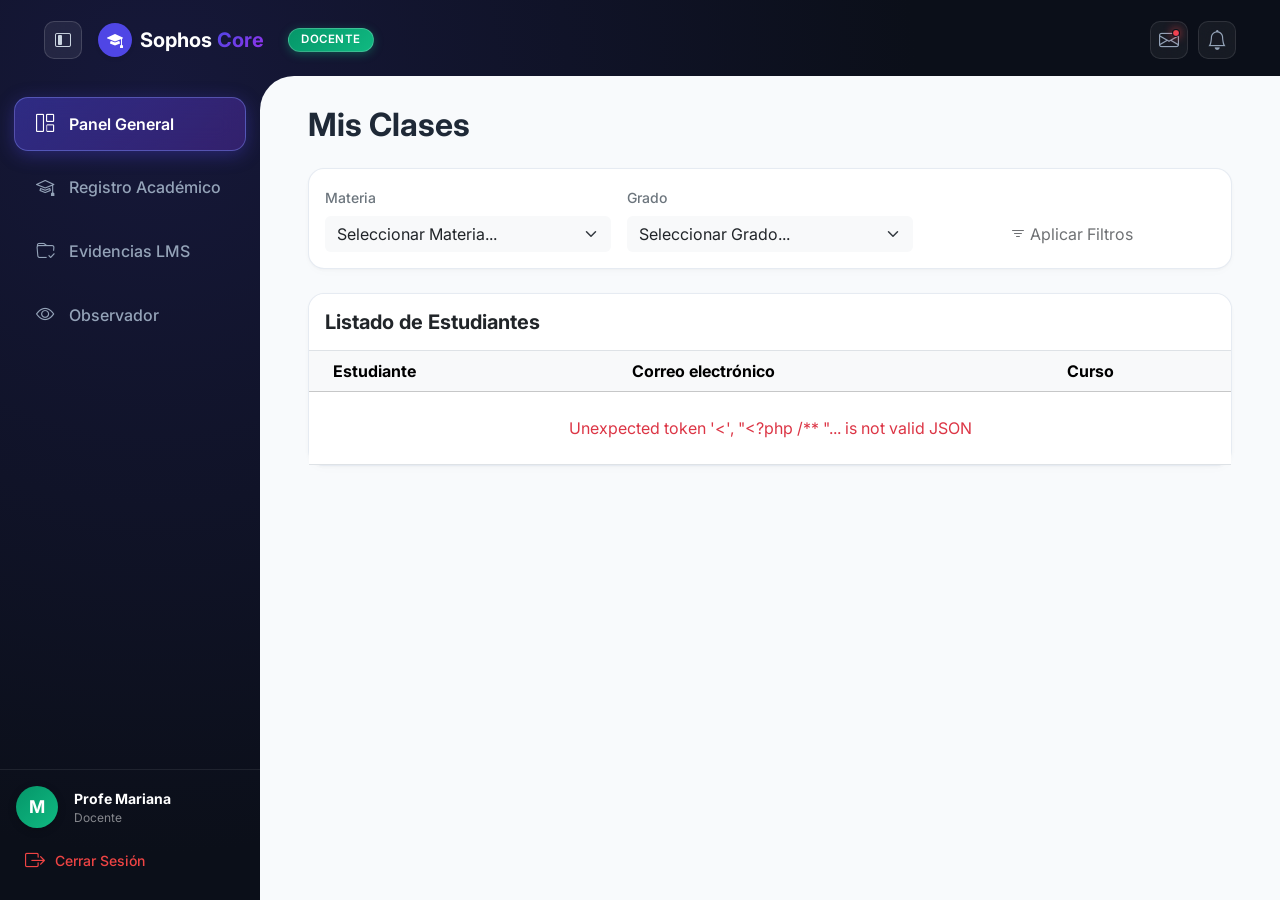
<file: Views/usuarios/docente.html>
<!DOCTYPE html>
<html lang="es">

<head>
  <meta charset="UTF-8">
  <meta name="viewport" content="width=device-width, initial-scale=1.0">
  <title>Sophos Core - Panel Docente</title>
  <!-- Bootstrap 5 CSS -->
  <link href="https://cdn.jsdelivr.net/npm/bootstrap@5.3.3/dist/css/bootstrap.min.css" rel="stylesheet">
  <!-- Bootstrap Icons -->
  <link rel="stylesheet" href="https://cdn.jsdelivr.net/npm/bootstrap-icons@1.11.3/font/bootstrap-icons.min.css">
  <!-- Google Fonts -->
  <link href="https://fonts.googleapis.com/css2?family=Inter:wght@400;500;600;700&display=swap" rel="stylesheet">
  <!-- Estilos personalizados -->
  <link rel="stylesheet" href="../../assets/css/style.css">
  <link rel="stylesheet" href="../../assets/css/modules.css">
  <!-- Estilos para impresión oficial de boletines -->
  <link rel="stylesheet" href="../../assets/css/print.css" media="print">
  <link rel="stylesheet" href="../../assets/css/views.css">
</head>

<body class="dashboard-body role-docente">

  <header class="glass-header">
    <div class="container-fluid d-flex justify-content-between align-items-center">
      <div class="d-flex align-items-center gap-3">
        <button id="sidebarToggle" class="sidebar-toggle-btn" data-bs-toggle="tooltip" data-bs-placement="right"
          title="Ocultar/Mostrar Menú">
          <i class="bi bi-layout-sidebar-inset"></i>
        </button>
        <a href="../../index.html" class="d-flex align-items-center gap-2 text-decoration-none">
          <div class="d-flex align-items-center justify-content-center bg-indigo rounded-circle shadow-sm sidebar-brand-mark"
           >
            <i class="bi bi-mortarboard-fill text-white fs-6"></i>
          </div>
          <span class="fw-bold fs-5 text-white tracking-tight">Sophos <span class="gradient-text">Core</span></span>
        </a>
        <span class="badge badge-role badge-role-docente ms-2">Docente</span>
      </div>
      <div class="top-icons">
        <button class="icon-btn" data-bs-toggle="tooltip" title="Mensajes">
          <i class="bi bi-envelope fs-5"></i>
          <span class="badge-dot"></span>
        </button>
        <button class="icon-btn" data-bs-toggle="tooltip" title="Notificaciones">
          <i class="bi bi-bell fs-5"></i>
        </button>
      </div>
    </div>
  </header>

  <div class="dashboard-layout d-flex">
    <!-- Sidebar Unificado -->
    <aside id="sidebar" class="sidebar py-3 d-flex flex-column justify-content-between">
      <ul class="nav flex-column mb-auto">
        <li class="nav-item">
          <a class="nav-link active" href="#" data-target="panel-general" data-bs-toggle="tooltip"
            data-bs-placement="right" title="Panel General">
            <i class="bi bi-grid-1x2"></i> <span class="nav-text">Panel General</span>
          </a>
        </li>
        <li class="nav-item" id="navItemRegistroAcademico">
          <a class="nav-link" href="#" id="navRegistroAcademico" data-target="registro-academico"
            data-bs-toggle="tooltip" data-bs-placement="right" title="Registro Académico">
            <i class="bi bi-mortarboard"></i> <span class="nav-text">Registro Académico</span>
          </a>
          <div class="academic-submenu" id="academicSubmenu">
            <a class="submenu-item active" href="#" id="submenuItemNotas" data-bs-toggle="tooltip"
              data-bs-placement="right" title="Notas" onclick="switchAcademicTab('notas', event)">
              <i class="bi bi-journal-text me-2"></i> <span class="submenu-text">Notas</span>
            </a>
            <a class="submenu-item" href="#" id="submenuItemAsistencia" data-bs-toggle="tooltip"
              data-bs-placement="right" title="Inasistencias" onclick="switchAcademicTab('asistencia', event)">
              <i class="bi bi-calendar-x me-2"></i> <span class="submenu-text">Inasistencias</span>
            </a>
            <a class="submenu-item" href="#" id="submenuItemBoletines" data-bs-toggle="tooltip"
              data-bs-placement="right" title="Boletines" onclick="switchAcademicTab('boletines', event)">
              <i class="bi bi-file-earmark-bar-graph me-2"></i> <span class="submenu-text">Boletines</span>
            </a>
          </div>
        </li>
        <li class="nav-item">
          <a class="nav-link" href="#" data-target="evidencias" data-bs-toggle="tooltip" data-bs-placement="right"
            title="Evidencias LMS">
            <i class="bi bi-folder-check"></i> <span class="nav-text">Evidencias LMS</span>
          </a>
        </li>
        <li class="nav-item">
          <a class="nav-link" href="#" data-target="observador" data-bs-toggle="tooltip" data-bs-placement="right"
            title="Observador">
            <i class="bi bi-eye"></i> <span class="nav-text">Observador</span>
          </a>
        </li>
      </ul>

      <!-- Sección de Usuario y Cerrar Sesión al final del panel lateral -->
      <div class="sidebar-user-footer px-3 pt-3">
        <div class="d-flex align-items-center gap-3 mb-2 user-profile-box">
          <div
            class="avatar-circle text-white fw-bold d-flex align-items-center justify-content-center rounded-circle flex-shrink-0 teacher-profile-avatar"
           >
            M
          </div>
          <div class="user-details overflow-hidden">
            <div class="fw-bold text-white small text-truncate">Profe Mariana</div>
            <div class="text-white-50 text-truncate view-text-caption">Docente</div>
          </div>
        </div>
        <a href="../../index.html" class="btn btn-link btn-logout text-decoration-none p-2 w-100"
          data-bs-toggle="tooltip" data-bs-placement="right" title="Cerrar Sesión">
          <i class="bi bi-box-arrow-right fs-5"></i>
          <span class="nav-text small fw-medium">Cerrar Sesión</span>
        </a>
      </div>
    </aside>

    <!-- Main Content con Esquina Curva de Continuidad -->
    <main class="panel-main">
      <div class="container-fluid">

        <!-- Sección: Panel General -->
        <div id="panel-general" class="spa-section active">
          <div class="d-flex justify-content-between align-items-center mb-4">
            <h2 class="fw-bold mb-0">Mis Clases</h2>
          </div>

          <!-- Filtros -->
          <div class="card card-custom p-3 mb-4">
            <div class="row g-3">
              <div class="col-md-4">
                <label class="form-label text-secondary small fw-medium">Materia</label>
                <select class="form-select bg-light border-0" id="dashboardSubjectFilter" disabled>
                  <option value="" selected disabled>Seleccionar Materia...</option>
                </select>
              </div>
              <div class="col-md-4">
                <label class="form-label text-secondary small fw-medium">Grado</label>
                <select class="form-select bg-light border-0" id="dashboardCourseFilter" disabled>
                  <option value="" selected disabled>Seleccionar Grado...</option>
                </select>
              </div>
              <div class="col-md-4 d-flex align-items-end">
                <button type="button" class="btn btn-indigo w-100" id="applyDashboardFilters" disabled>
                  <i class="bi bi-filter"></i> Aplicar Filtros
                </button>
              </div>
            </div>
          </div>

          <!-- Listado de Estudiantes -->
          <div class="card card-custom">
            <div class="card-header bg-white border-bottom p-3">
              <h5 class="mb-0 fw-bold" id="dashboardStudentsHeading">Listado de Estudiantes</h5>
            </div>
            <div class="card-body p-0">
              <div class="table-responsive">
                <table class="table table-hover align-middle mb-0">
                  <thead class="table-light">
                    <tr>
                      <th class="ps-4">Estudiante</th>
                      <th>Correo electrónico</th>
                      <th>Curso</th>
                    </tr>
                  </thead>
                  <tbody id="dashboardStudentsTable" aria-live="polite">
                    <tr><td colspan="3" class="text-center py-4 text-muted">Cargando estudiantes...</td></tr>
                  </tbody>
                </table>
              </div>
            </div>
          </div>
        </div>

        <!-- Sección: Registro Académico (Notas & Asistencia) -->
        <div id="registro-academico" class="spa-section">
          <div class="d-flex flex-wrap justify-content-between align-items-center mb-3 gap-3 no-print">
            <!-- Títulos Interactivos con Efecto de Escala, Color Intermedio y Hover -->
            <div class="d-flex align-items-baseline gap-3 academic-header-switcher">
              <h2 id="tabTitleNotas" class="academic-switcher-title active-title" onclick="switchAcademicTab('notas')"
                title="Ver Notas">
                Notas
              </h2>
              <span class="text-secondary opacity-50 fs-3 fw-light user-select-none">|</span>
              <h2 id="tabTitleAsistencia" class="academic-switcher-title inactive-title"
                onclick="switchAcademicTab('asistencia')" title="Ver Inasistencias">
                Inasistencias
              </h2>
              <span class="text-secondary opacity-50 fs-3 fw-light user-select-none">|</span>
              <h2 id="tabTitleBoletines" class="academic-switcher-title inactive-title"
                onclick="switchAcademicTab('boletines')" title="Ver Emisión de Boletines">
                Boletines
              </h2>
            </div>
            <div class="d-flex gap-2" id="academicNotasActionButtons">
              <button type="button" class="btn btn-outline-primary" id="docenteBtnAddColumn">
                <i class="bi bi-plus-circle me-1"></i> Agregar Nueva Nota
              </button>
              <button type="button" class="btn btn-indigo shadow-sm" id="docenteBtnSave">
                <i class="bi bi-check2-circle me-1"></i> Guardar Cambios
              </button>
            </div>
            <div class="d-flex gap-2 d-none" id="academicInasistenciaActionButtons">
              <button type="button" class="btn btn-indigo shadow-sm" onclick="openDocenteModalAddInasistencia()">
                <i class="bi bi-plus-circle me-1"></i> Registrar Inasistencia
              </button>
            </div>
          </div>

          <!-- Sub-vista 1: Registro de Notas -->
          <div id="academicViewNotas">

            <!-- Barra de Filtros -->
            <div class="card card-custom p-3 mb-3 border-0 shadow-sm">
              <div class="row g-3 align-items-center">
                <div class="col-md-3">
                  <label class="form-label text-secondary small fw-medium mb-1">Curso / Grupo</label>
                  <select class="form-select bg-light border-0 fw-semibold" id="docenteSelectCourse">
                    <option value="" selected disabled>Seleccionar Curso / Grupo...</option>
                    <option value="11A">11° Grado A</option>
                    <option value="10A">10° Grado A</option>
                  </select>
                </div>
                <div class="col-md-3">
                  <label class="form-label text-secondary small fw-medium mb-1">Materia</label>
                  <select class="form-select bg-light border-0 fw-semibold" id="docenteSelectSubject">
                    <option value="" selected disabled>Seleccionar Materia...</option>
                    <option value="MAT">Matemáticas</option>
                    <option value="FIS">Física</option>
                    <option value="QUI">Química</option>
                  </select>
                </div>
                <div class="col-md-6">
                  <div class="d-flex justify-content-between align-items-center mb-1">
                    <label class="form-label text-secondary small fw-medium mb-0">Período Académico</label>
                    <span id="docentePeriodStatusIndicator" class="small fw-semibold text-success">
                      <i class="bi bi-circle-fill me-1 view-text-indicator"></i> Período 3 Activo
                    </span>
                  </div>
                  <div class="period-buttons-container" id="docentePeriodButtonsGroup">
                    <!-- Generado dinámicamente: Período activo preseleccionado, pasados solo ver, futuros inaccesibles -->
                  </div>
                </div>
              </div>
            </div>

            <!-- Toast de Guardado -->
            <div id="docenteSaveToast"
              class="alert alert-success d-none py-2 px-3 mb-3 shadow-sm align-items-center justify-content-between">
              <div><i class="bi bi-check-circle-fill me-2"></i> <strong>¡Calificaciones guardadas exitosamente!</strong>
                Sincronizadas con la base de datos institucional.</div>
              <button type="button" class="btn-close"
                onclick="document.getElementById('docenteSaveToast').classList.add('d-none')"></button>
            </div>

            <!-- Tabla de Notas -->
            <div class="card card-custom border-0 shadow-sm overflow-hidden mb-4">
              <div
                class="card-header bg-white border-bottom p-3 d-flex flex-wrap justify-content-between align-items-center gap-2">
                <div class="d-flex align-items-center gap-2">
                  <i class="bi bi-table text-indigo fs-5"></i>
                  <h5 class="mb-0 fw-bold text-dark" id="docenteTableHeaderTitle">Libreta de Calificaciones</h5>
                  <span id="docentePeriodModeBadge"
                    class="badge bg-secondary-subtle text-secondary border ms-1">Selecciona filtros</span>
                </div>
              </div>

              <!-- Estado Vacío Inicial cuando no hay filtros seleccionados -->
              <div id="docenteEmptyState" class="text-center py-5 px-3">
                <div
                  class="mx-auto mb-3 text-indigo bg-light rounded-circle d-flex align-items-center justify-content-center shadow-sm gradebook-empty-icon"
                 >
                  <i class="bi bi-funnel"></i>
                </div>
                <h5 class="fw-bold text-dark mb-1">Selecciona un Curso y una Materia</h5>
                <p class="text-secondary small mb-0 mx-auto gradebook-empty-description">
                  Para comenzar el registro o visualización de calificaciones, selecciona el <strong>Curso /
                    Grupo</strong> y la <strong>Materia</strong> en los filtros superiores.
                </p>
              </div>

              <!-- Contenedor con la Tabla (se muestra cuando hay filtros seleccionados) -->
              <div class="card-body p-0 d-none" id="docenteTableWrapper">
                <div class="table-responsive">
                  <table class="table table-gradebook align-middle mb-0" id="docenteGradeTable">
                    <thead>
                      <tr id="docenteGradeHeadRow"></tr>
                    </thead>
                    <tbody id="docenteGradeBody"></tbody>
                  </table>
                </div>
              </div>

              <div class="card-footer bg-light p-3 d-flex flex-wrap justify-content-between align-items-center gap-2">
                <span class="small text-secondary" id="docenteFooterHelpText">
                  Usa el botón <span class="badge bg-indigo"><i class="bi bi-stars"></i> IA</span> al lado de cada
                  observación para sugerir una redacción pedagógica y profesional.
                </span>
                <button type="button" class="btn btn-sm btn-outline-dark" id="docenteBtnPreviewReport" onclick="switchAcademicTab('boletines')">
                  <i class="bi bi-file-earmark-pdf me-1"></i> Previsualizar Boletines
                </button>
              </div>
            </div>
          </div>

          <!-- Tooltip Popover Flotante para IA -->
          <div id="docenteAiTooltip" class="ai-tooltip-popover d-none shadow-lg">
            <div class="d-flex justify-content-between align-items-center mb-2 pb-1 border-bottom">
              <div class="fw-bold text-indigo d-flex align-items-center gap-1">
                <i class="bi bi-stars"></i> <span id="docenteAiTooltipTitle">Sugerencia IA Pedagógica</span>
              </div>
              <button type="button" class="btn-close view-text-compact"
                onclick="closeDocenteAITooltip()"></button>
            </div>
            <div class="text-secondary mb-2 overflow-y-auto teacher-ai-tooltip-copy" id="docenteAiTooltipText"
             >
              Cargando sugerencia...
            </div>
            <div class="d-flex justify-content-between align-items-center pt-2 border-top">
              <span class="small text-muted view-text-caption" id="docenteAiTooltipQuestion">¿Aplicar
                cambio?</span>
              <div class="d-flex gap-2">
                <button type="button" class="ai-action-btn-accept" id="btnAcceptDocenteAISuggestion"
                  title="Aceptar sugerencia">
                  <i class="bi bi-check-lg"></i> Aceptar
                </button>
                <button type="button" class="ai-action-btn-reject" onclick="closeDocenteAITooltip()" title="Rechazar">
                  <i class="bi bi-x-lg"></i> Rechazar
                </button>
              </div>
            </div>
          </div>

        </div><!-- Fin de #academicViewNotas -->

        <!-- Sub-vista 2: Gestión de Inasistencias Oficiales -->
        <div id="academicViewAsistencia" class="d-none">
          <!-- Métricas Resumen de Inasistencias -->
          <div class="row g-3 mb-4">
            <div class="col-sm-6 col-xl-3">
              <div class="card card-custom p-3 border-0 shadow-sm h-100">
                <div class="d-flex align-items-center justify-content-between">
                  <div>
                    <span class="text-secondary small fw-bold text-uppercase">Total Inasistencias</span>
                    <h3 class="fw-bold text-dark mt-1 mb-0" id="statDocenteTotalInasistencias">0</h3>
                  </div>
                  <div class="d-flex align-items-center justify-content-center rounded-3 bg-dark bg-opacity-10 text-dark teacher-summary-icon">
                    <i class="bi bi-calendar-x fs-5"></i>
                  </div>
                </div>
                <div class="text-muted small mt-2">Registradas en el sistema</div>
              </div>
            </div>
            <div class="col-sm-6 col-xl-3">
              <div class="card card-custom p-3 border-0 shadow-sm h-100">
                <div class="d-flex align-items-center justify-content-between">
                  <div>
                    <span class="text-secondary small fw-bold text-uppercase">Injustificadas</span>
                    <h3 class="fw-bold text-danger mt-1 mb-0" id="statDocenteInjustificadas">0</h3>
                  </div>
                  <div class="d-flex align-items-center justify-content-center rounded-3 bg-danger bg-opacity-10 text-danger teacher-summary-icon">
                    <i class="bi bi-exclamation-octagon fs-5"></i>
                  </div>
                </div>
                <div class="mt-2">
                  <span class="badge-contrast-danger small">Sin justificar</span>
                </div>
              </div>
            </div>
            <div class="col-sm-6 col-xl-3">
              <div class="card card-custom p-3 border-0 shadow-sm h-100">
                <div class="d-flex align-items-center justify-content-between">
                  <div>
                    <span class="text-secondary small fw-bold text-uppercase">Justificadas</span>
                    <h3 class="fw-bold text-info mt-1 mb-0" id="statDocenteJustificadas">0</h3>
                  </div>
                  <div class="d-flex align-items-center justify-content-center rounded-3 bg-info bg-opacity-10 text-info teacher-summary-icon">
                    <i class="bi bi-shield-check fs-5"></i>
                  </div>
                </div>
                <div class="mt-2">
                  <span class="badge-contrast-info small">Con soporte / excusa</span>
                </div>
              </div>
            </div>
            <div class="col-sm-6 col-xl-3">
              <div class="card card-custom p-3 border-0 shadow-sm h-100">
                <div class="d-flex align-items-center justify-content-between">
                  <div>
                    <span class="text-secondary small fw-bold text-uppercase">Estudiantes</span>
                    <h3 class="fw-bold text-indigo mt-1 mb-0" id="statDocenteEstudiantesAfectados">0</h3>
                  </div>
                  <div class="d-flex align-items-center justify-content-center rounded-3 bg-indigo bg-opacity-10 text-indigo teacher-summary-icon">
                    <i class="bi bi-people fs-5"></i>
                  </div>
                </div>
                <div class="text-muted small mt-2">Con reportes de novedad</div>
              </div>
            </div>
          </div>

          <!-- Barra de Filtros y Búsqueda -->
          <div class="card card-custom p-3 mb-4 border-0 shadow-sm">
            <div class="row g-3 align-items-center">
              <div class="col-md-3">
                <label class="form-label small text-secondary fw-bold mb-1">Curso / Grupo</label>
                <select class="form-select bg-light border-0 fw-semibold" id="filterInasistenciaCourse" onchange="loadDocenteInasistencias()">
                  <option value="" selected disabled>Seleccionar Curso / Grupo...</option>
                  <option value="11A">11° Grado A</option>
                  <option value="10A">10° Grado A</option>
                </select>
              </div>
              <div class="col-md-3">
                <label class="form-label small text-secondary fw-bold mb-1">Asignatura</label>
                <select class="form-select bg-light border-0 fw-semibold" id="filterInasistenciaSubject" onchange="loadDocenteInasistencias()">
                  <option value="" selected disabled>Seleccionar Materia...</option>
                  <option value="MAT">Matemáticas</option>
                  <option value="FIS">Física</option>
                  <option value="QUI">Química</option>
                </select>
              </div>
              <div class="col-md-3">
                <label class="form-label small text-secondary fw-bold mb-1">Tipo de Inasistencia</label>
                <select class="form-select bg-light border-0 fw-semibold" id="filterInasistenciaStatus" onchange="loadDocenteInasistencias()">
                  <option value="" selected disabled>Seleccionar Estado...</option>
                  <option value="INJUSTIFICADA">Solo Injustificadas</option>
                  <option value="JUSTIFICADA">Solo Justificadas</option>
                </select>
              </div>
              <div class="col-md-3 d-flex align-items-end">
                <button type="button" class="btn btn-indigo w-100 shadow-sm" onclick="openDocenteModalAddInasistencia()">
                  <i class="bi bi-plus-circle me-1"></i> Nueva Inasistencia
                </button>
              </div>
            </div>
          </div>

          <!-- Tabla de Inasistencias -->
          <div class="card card-custom border-0 shadow-sm overflow-hidden mb-4">
            <div class="card-header bg-white border-bottom py-3 px-4 d-flex justify-content-between align-items-center">
              <div class="d-flex align-items-center gap-2">
                <i class="bi bi-card-checklist text-indigo fs-5"></i>
                <h5 class="fw-bold mb-0 text-dark">Listado Oficial de Inasistencias</h5>
              </div>
              <span class="text-muted small" id="inasistenciasCounterBadge">Cargando registros...</span>
            </div>
            <div class="table-responsive">
              <table class="table table-hover align-middle mb-0">
                <thead class="table-light text-secondary small">
                  <tr>
                    <th class="ps-4 attendance-date-column">Fecha</th>
                    <th>Estudiante</th>
                    <th>Curso</th>
                    <th>Asignatura</th>
                    <th class="text-center attendance-type-column">Tipo de Inasistencia</th>
                    <th>Observación</th>
                    <th class="text-center pe-4 attendance-actions-column">Acciones</th>
                  </tr>
                </thead>
                <tbody id="docenteInasistenciasTableBody">
                  <!-- Se llena dinámicamente -->
                </tbody>
              </table>
            </div>
          </div>
        </div>

        <!-- Sub-vista 3: Emisión de Boletines Oficiales -->
        <div id="academicViewBoletines" class="d-none">
          <!-- Barra de Filtros del Boletín -->
          <div class="card card-custom p-3 mb-4 border-0 shadow-sm no-print">
            <div class="row g-3 align-items-center">
              <div class="col-md-3">
                <label class="form-label small text-secondary fw-medium mb-1">Curso / Grupo</label>
                <select class="form-select bg-light border-0 fw-semibold" id="docenteBoletinCourse">
                  <option value="" selected disabled>Seleccionar Curso / Grupo...</option>
                  <option value="11A">11° Grado A</option>
                  <option value="10A">10° Grado A</option>
                </select>
              </div>
              <div class="col-md-4">
                <label class="form-label small text-secondary fw-medium mb-1">Estudiante</label>
                <select class="form-select bg-light border-0 fw-semibold" id="docenteBoletinStudent">
                  <option value="" selected disabled>Seleccionar Estudiante...</option>
                </select>
              </div>
              <div class="col-md-3">
                <label class="form-label small text-secondary fw-medium mb-1">Período Académico</label>
                <select class="form-select bg-light border-0 fw-semibold" id="docenteBoletinPeriod">
                  <option value="" selected disabled>Seleccionar Período...</option>
                  <option value="1">Período 1</option>
                  <option value="2">Período 2</option>
                </select>
              </div>
              <div class="col-md-2 d-flex align-items-end">
                <button type="button" class="btn btn-indigo w-100 shadow-sm" id="docenteBtnPrintBoletin"
                  onclick="printDocenteBoletin()" disabled>
                  <i class="bi bi-printer me-1"></i> Imprimir
                </button>
              </div>
            </div>
          </div>

          <!-- Estado Inicial sin Filtros de Boletín -->
          <div class="card card-custom p-5 border-0 shadow-sm mx-auto text-center gradebook-empty-card"
            id="docenteBoletinEmptyState">
            <div class="mb-3">
              <span class="rounded-circle d-inline-flex align-items-center justify-content-center bg-light text-secondary view-empty-state-icon">
                <i class="bi bi-file-earmark-person fs-1 opacity-50"></i>
              </span>
            </div>
            <h5 class="fw-bold text-dark mb-1">Consulta de Boletines Académicos</h5>
            <p class="text-secondary small mx-auto mb-0 view-empty-state-guidance">
              Selecciona Curso, Estudiante y Período en los filtros superiores para consultar el boletín oficial.
            </p>
          </div>

          <!-- Formato Oficial del Boletín -->
          <div class="card card-custom p-4 p-md-5 border-0 shadow mx-auto card-report report-content-card d-none"
            id="docenteBoletinContent">
            <!-- Cabecera Institucional -->
            <div class="d-flex justify-content-between align-items-start border-bottom pb-3 mb-4">
              <div class="d-flex align-items-center gap-3">
                <div class="d-flex align-items-center justify-content-center bg-indigo rounded-3 text-white view-avatar-large"
                 >
                  <i class="bi bi-mortarboard-fill fs-3"></i>
                </div>
                <div>
                  <h4 class="fw-bold mb-0 text-dark">COLEGIO SOPHOS CORE</h4>
                  <div class="text-secondary small">Resolución Oficial No. 2026-A • Educación Media Vocacional</div>
                  <div class="text-muted view-text-meta">Código DANE: 168001004523 • NIT: 900.842.120-1
                  </div>
                </div>
              </div>
              <div class="text-end">
                <span class="badge-contrast-purple px-3 py-2 fs-6" id="docenteBoletinPeriodBadge">Período 2 - 2026</span>
                <div class="text-muted small mt-1">Expedición: <span id="docenteBoletinDate"></span></div>
              </div>
            </div>

            <!-- Datos del Estudiante -->
            <div class="bg-light p-3 rounded-3 mb-4 border">
              <div class="row g-2">
                <div class="col-md-6">
                  <span class="text-muted small">Estudiante:</span>
                  <div class="fw-bold text-dark fs-5" id="docenteBoletinStudentName">Alex Johnson</div>
                </div>
                <div class="col-md-3">
                  <span class="text-muted small">Código / ID:</span>
                  <div class="fw-bold text-dark" id="docenteBoletinStudentID">EST-1101</div>
                </div>
                <div class="col-md-3">
                  <span class="text-muted small">Grado / Grupo:</span>
                  <div class="fw-bold text-dark" id="docenteBoletinStudentGrade">11° Grado A</div>
                </div>
              </div>
            </div>

            <!-- Tabla de Asignaturas y Calificaciones -->
            <h6 class="fw-bold text-dark text-uppercase mb-2">Desglose de Calificaciones por Asignatura</h6>
            <div class="table-responsive mb-4">
              <table class="table table-bordered align-middle mb-0">
                <thead class="table-light text-center small text-secondary">
                  <tr>
                    <th class="text-start">Asignatura</th>
                    <th>Calificaciones del Período</th>
                    <th class="gradebook-column-final-score">Definitiva</th>
                    <th class="gradebook-column-performance">Desempeño</th>
                  </tr>
                </thead>
                <tbody id="docenteBoletinTableBody">
                  <!-- Llenado dinámicamente -->
                </tbody>
              </table>
            </div>

            <!-- Observaciones del Docente y Recomendaciones de la IA -->
            <div class="border rounded-3 p-3 bg-light mb-4">
              <div class="d-flex align-items-center gap-2 mb-2">
                <i class="bi bi-chat-quote-fill text-indigo fs-5"></i>
                <h6 class="fw-bold text-dark mb-0">Observaciones y Recomendaciones Pedagógicas</h6>
                <span class="badge-contrast-purple small ms-auto no-print">Validado por Docente & IA</span>
              </div>
              <p class="mb-0 text-dark report-observation" id="docenteBoletinObservationText">
                "El estudiante demuestra un proceso continuo de aprendizaje..."
              </p>
            </div>

            <!-- Firmas Institucionales -->
            <div class="row pt-4 mt-4 border-top text-center">
              <div class="col-6">
                <div class="border-top border-dark mx-auto w-75 pt-2">
                  <div class="fw-bold small" id="docenteBoletinSignDocente">Profe Mariana</div>
                  <div class="text-muted view-text-caption">Docente Titular / Coordinadora</div>
                </div>
              </div>
              <div class="col-6">
                <div class="border-top border-dark mx-auto w-75 pt-2">
                  <div class="fw-bold small">Rectoría Institucional</div>
                  <div class="text-muted view-text-caption">Colegio SophosCore</div>
                </div>
              </div>
            </div>
          </div>

          <!-- Aviso de Período en Curso para Docente -->
          <div class="card card-custom p-5 border-0 shadow-sm mx-auto text-center d-none gradebook-empty-card"
            id="docenteBoletinPendingCard">
            <div class="mb-3">
              <span
                class="rounded-circle d-inline-flex align-items-center justify-content-center bg-warning bg-opacity-10 text-warning view-empty-state-icon"
               >
                <i class="bi bi-hourglass-split fs-1"></i>
              </span>
            </div>
            <h4 class="fw-bold text-dark mb-2">Boletín No Generado</h4>
            <p class="text-secondary mx-auto mb-4 view-empty-state-guidance">
              El boletín del <strong id="docentePendingPeriodName">Tercer Período (2026)</strong> aún no puede
              emitirse ni imprimirse debido a que el período académico se encuentra actualmente en curso.
            </p>
            <div class="alert alert-light border text-start mx-auto mb-4 p-3 rounded-3 view-empty-state-notice">
              <div class="d-flex align-items-start gap-2 mb-2">
                <i class="bi bi-calendar-event text-primary mt-1"></i>
                <div>
                  <span class="fw-bold text-dark small">Fecha de Cierre Oficial:</span>
                  <div class="text-secondary small">19 de Octubre de 2026</div>
                </div>
              </div>
              <div class="d-flex align-items-start gap-2">
                <i class="bi bi-magic text-indigo mt-1"></i>
                <div>
                  <span class="fw-bold text-dark small">Generación Automática:</span>
                  <div class="text-secondary small">Una vez la coordinación académica realice el cierre formal del
                    período en el sistema, los boletines oficiales de todos los estudiantes se generarán y consolidarán
                    automáticamente.</div>
                </div>
              </div>
            </div>
            <div>
              <button type="button" class="btn btn-outline-primary rounded-pill px-4"
                onclick="document.getElementById('docenteBoletinPeriod').value='2'; renderDocenteBoletin();">
                <i class="bi bi-arrow-left me-1"></i> Consultar Boletín Período 2
              </button>
            </div>
          </div>
        </div>
      </div><!-- Fin de #registro-academico -->

      <!-- Sección: Evidencias (En Construcción) -->
      <div id="evidencias" class="spa-section">
        <div class="under-construction-card shadow-sm mx-auto construction-card">
          <i class="bi bi-folder-check under-construction-icon"></i>
          <h3 class="fw-bold text-dark">Evidencias LMS</h3>
          <p class="text-secondary mt-3">
            La recepción, calificación masiva y rúbricas de evaluación de evidencias digitales estarán disponibles
            próximamente.
          </p>
          <button class="btn btn-outline-secondary mt-3" disabled>En Construcción</button>
        </div>
      </div>

      <!-- Sección: Observador Estudiantil -->
      <div id="observador" class="spa-section">
        <!-- Encabezado de la Sección -->
        <div class="d-flex flex-wrap justify-content-between align-items-center mb-3 gap-2">
          <div>
            <h2 class="fw-bold mb-1 text-dark">Observador Estudiantil</h2>
          </div>
        </div>

        <!-- Selector de Subsección (Tabs tipo botón) -->
        <div class="card card-custom p-2 mb-3 border-0 shadow-sm bg-white">
          <div class="d-flex gap-2">
            <button type="button" class="btn btn-indigo flex-grow-1 py-2 fw-semibold" id="btnSubTabObservacion">
              <i class="bi bi-journal-text me-2"></i> 1. Registro de Observación
            </button>
            <button type="button" class="btn btn-outline-secondary flex-grow-1 py-2 fw-semibold" id="btnSubTabReporte">
              <i class="bi bi-file-earmark-bar-graph me-2"></i> 2. Generar Reporte Oficial
            </button>
          </div>
        </div>

        <!-- Toast de Notificación Observador -->
        <div id="obsAlertToast"
          class="alert alert-success d-none py-2 px-3 mb-3 shadow-sm align-items-center justify-content-between">
          <div id="obsAlertToastMessage"><i class="bi bi-check-circle-fill me-2"></i> <strong>¡Registro guardado con
              éxito!</strong></div>
          <button type="button" class="btn-close"
            onclick="document.getElementById('obsAlertToast').classList.add('d-none')"></button>
        </div>

        <!-- SUBSECCIÓN 1: REGISTRO DE OBSERVACIÓN -->
        <div id="subseccionObservacionContainer">
          <div class="row g-3">
            <!-- Columna Izquierda: Formulario de Registro -->
            <div class="col-lg-7">
              <div class="card card-custom p-4 border-0 shadow-sm h-100">
                <div class="d-flex justify-content-between align-items-center mb-3">
                  <h5 class="fw-bold text-dark mb-0 d-flex align-items-center gap-2">
                    <i class="bi bi-pencil-square text-indigo"></i> Nueva Observación Convivencial
                  </h5>
                  <button type="button" class="btn btn-sm btn-outline-secondary"
                    onclick="loadObservationExampleDraft()">
                    <i class="bi bi-lightbulb me-1"></i> Cargar borrador de ejemplo
                  </button>
                </div>

                <form id="formNuevaObservacion">
                  <!-- Filtros de Estudiante -->
                  <div class="row g-2 mb-3">
                    <div class="col-md-6">
                      <label class="form-label text-secondary small fw-medium mb-1">Curso / Grupo</label>
                      <select class="form-select bg-light border-0 fw-semibold" id="obsSelectCourse">
                        <option value="" selected disabled>Seleccionar Curso / Grupo...</option>
                        <option value="11A">11° Grado A</option>
                        <option value="10A">10° Grado A</option>
                      </select>
                    </div>
                    <div class="col-md-6">
                      <label class="form-label text-secondary small fw-medium mb-1">Estudiante</label>
                      <select class="form-select bg-light border-0 fw-semibold" id="obsSelectStudent">
                        <option value="" selected disabled>Seleccionar Estudiante...</option>
                      </select>
                    </div>
                  </div>

                  <!-- Categoría y Fecha -->
                  <div class="row g-2 mb-3">
                    <div class="col-md-7">
                      <label class="form-label text-secondary small fw-medium mb-1">Tipo de Acontecimiento</label>
                      <select class="form-select bg-light border-0 fw-semibold" id="obsSelectCategory">
                        <option value="" selected disabled>Seleccionar Tipo de Falta / Categoría...</option>
                        <option value="Falta Leve / Dispersión">Falta Leve / Dispersión o distracción</option>
                        <option value="Compromiso Convivencial">Compromiso Convivencial / Desacato</option>
                        <option value="Citación a Acudiente">Citación formal a Acudiente</option>
                        <option value="Felicitación Formativa">Reconocimiento / Conducta formativa destacada</option>
                      </select>
                    </div>
                    <div class="col-md-5">
                      <label class="form-label text-secondary small fw-medium mb-1">Fecha del Hecho</label>
                      <input type="date" class="form-control bg-light border-0 fw-semibold" id="obsInputDate">
                    </div>
                  </div>

                  <!-- Hechos (Borrador) con botón IA -->
                  <div class="mb-3">
                    <div class="d-flex justify-content-between align-items-center mb-1">
                      <label class="form-label text-secondary small fw-medium mb-0">Descripción de los Hechos (Borrador
                        docente)</label>
                      <button type="button" class="ai-insignia-btn" id="btnMejorarObsIA"
                        title="Mejorar redacción con Gemini AI">
                        <span id="obsIASpinner" class="spinner-border spinner-border-sm d-none view-pulse-indicator--compact" role="status"
                         ></span>
                        <i class="bi bi-stars" id="obsIAIcon"></i> <span>IA</span>
                      </button>
                    </div>
                    <textarea class="form-control" id="obsTextareaDraft" rows="4"
                      placeholder="Puedes escribir aquí la observación de manera informal, luego pulsa el botón 'IA' para convertirlo en redacción pedagógica y asertiva"></textarea>
                  </div>

                  <!-- Acuerdos y Compromisos -->
                  <div class="mb-4">
                    <label class="form-label text-secondary small fw-medium mb-1">Acuerdos y Compromisos
                      Pedagógicos</label>
                    <input type="text" class="form-control" id="obsInputAgreements"
                      placeholder="Ej: El estudiante se compromete a ingresar puntualmente y guardar el celular durante la sesión.">
                  </div>

                  <div class="d-flex justify-content-end gap-2">
                    <button type="button" class="btn btn-outline-secondary" onclick="resetObservationForm()">
                      Limpiar
                    </button>
                    <button type="submit" class="btn btn-indigo px-4 shadow-sm" id="btnGuardarObservacion">
                      <i class="bi bi-check2-circle me-1"></i> Guardar en Observador
                    </button>
                  </div>
                </form>
              </div>
            </div>

            <!-- Columna Derecha: Historial de Observaciones del Estudiante -->
            <div class="col-lg-5">
              <div class="card card-custom p-4 border-0 shadow-sm h-100 d-flex flex-column">
                <div class="d-flex justify-content-between align-items-center mb-3">
                  <h6 class="fw-bold text-dark mb-0 d-flex align-items-center gap-2">
                    <i class="bi bi-clock-history text-indigo"></i> Historial en Observador
                  </h6>
                  <span class="badge bg-light text-secondary border" id="obsHistorialStudentBadge">-</span>
                </div>
                <div class="overflow-y-auto flex-grow-1 teacher-observer-list" id="obsHistorialListContainer">
                  <!-- Poblado dinámicamente -->
                </div>
              </div>
            </div>
          </div>
        </div>

        <!-- SUBSECCIÓN 2: GENERAR REPORTE -->
        <div id="subseccionReporteContainer" class="d-none">
          <div class="card card-custom p-4 border-0 shadow-sm mb-4">
            <h5 class="fw-bold text-dark mb-3 d-flex align-items-center gap-2">
              <i class="bi bi-file-earmark-text text-indigo"></i> Generación de Reportes Oficiales
            </h5>

            <!-- Tipo de Reporte (Disciplinario vs Académico) -->
            <div class="row g-3 mb-4">
              <div class="col-md-6">
                <label class="form-label text-secondary small fw-medium mb-1">Tipo de Reporte Institucional</label>
                <div class="btn-group w-100" role="group">
                  <input type="radio" class="btn-check" name="repTypeRadio" id="repTypeDisciplinario"
                    value="disciplinario" checked autocomplete="off">
                  <label class="btn btn-outline-danger py-2 fw-semibold" for="repTypeDisciplinario">
                    <i class="bi bi-shield-exclamation me-1"></i> Reporte Disciplinario
                  </label>

                  <input type="radio" class="btn-check" name="repTypeRadio" id="repTypeAcademico" value="academico"
                    autocomplete="off">
                  <label class="btn btn-outline-primary py-2 fw-semibold" for="repTypeAcademico">
                    <i class="bi bi-mortarboard me-1"></i> Reporte Académico
                  </label>
                </div>
              </div>
              <div class="col-md-3">
                <label class="form-label text-secondary small fw-medium mb-1">Curso / Grupo</label>
                <select class="form-select bg-light border-0 fw-semibold" id="repSelectCourse">
                  <option value="" selected disabled>Seleccionar Curso / Grupo...</option>
                  <option value="11A">11° Grado A</option>
                  <option value="10A">10° Grado A</option>
                </select>
              </div>
              <div class="col-md-3">
                <label class="form-label text-secondary small fw-medium mb-1">Estudiante</label>
                <select class="form-select bg-light border-0 fw-semibold" id="repSelectStudent">
                  <option value="" selected disabled>Seleccionar Estudiante...</option>
                </select>
              </div>
            </div>

            <!-- Antecedentes y Contexto Automático del Estudiante -->
            <div class="p-3 bg-light rounded-3 mb-3 border">
              <div class="d-flex justify-content-between align-items-center mb-1">
                <span class="small fw-bold text-dark" id="repContextTitle"><i
                    class="bi bi-info-circle me-1 text-indigo"></i> Antecedentes registrados en el sistema:</span>
                <span class="small text-muted" id="repStudentMetaInfo">Periodo 3 - 2026</span>
              </div>
              <p class="small text-secondary mb-0" id="repContextDetails">
                Cargando antecedentes del estudiante...
              </p>
            </div>

            <!-- Redacción y Dictamen del Reporte con botón insignia IA -->
            <div class="mb-4">
              <div class="d-flex justify-content-between align-items-center mb-1">
                <label class="form-label text-secondary small fw-medium mb-0">Contenido y Dictamen del Reporte
                  Oficial</label>
                <button type="button" class="ai-insignia-btn" id="btnMejorarRepIA"
                  title="Generar dictamen con Gemini AI">
                  <span id="repIASpinner" class="spinner-border spinner-border-sm d-none view-pulse-indicator--compact" role="status"
                   ></span>
                  <i class="bi bi-stars" id="repIAIcon"></i> <span>IA</span>
                </button>
              </div>
              <textarea class="form-control" id="repTextareaDraft" rows="6"
                placeholder="Escribe los aspectos o notas clave del reporte. Pulsa el botón insignia IA para estructurar el dictamen oficial con diagnóstico, valoración y plan pedagógico..."></textarea>
            </div>

            <!-- Acciones -->
            <div class="d-flex justify-content-end align-items-center gap-2">
              <button type="button" class="btn btn-outline-dark" id="btnPreviewReportModal">
                <i class="bi bi-printer me-1"></i> Previsualizar / Imprimir Reporte
              </button>
              <button type="button" class="btn btn-indigo px-4 shadow-sm" id="btnGuardarReporte">
                <i class="bi bi-check2-circle me-1"></i> Radicar Reporte Oficial
              </button>
            </div>
          </div>

          <!-- Historial de Reportes Oficiales Radicados -->
          <div class="card card-custom p-4 border-0 shadow-sm">
            <h6 class="fw-bold text-dark mb-3 d-flex align-items-center gap-2">
              <i class="bi bi-archive text-indigo"></i> Reportes Radicados del Estudiante
            </h6>
            <div id="repHistorialListContainer">
              <!-- Poblado dinámicamente -->
            </div>
          </div>
        </div>
      </div>

  </div>
  </main>
  </div>

  <!-- Modal Previsualización de Reporte Oficial (Imprimible) -->
  <div class="modal fade" id="modalPreviewDocenteReport" tabindex="-1" aria-hidden="true">
    <div class="modal-dialog modal-lg modal-dialog-centered">
      <div class="modal-content border-0 shadow-lg rounded-4 overflow-hidden">
        <div class="modal-header border-bottom bg-light">
          <h5 class="modal-title fw-bold text-dark d-flex align-items-center gap-2">
            <i class="bi bi-file-earmark-check text-indigo"></i> Previsualización de Reporte Institucional
          </h5>
          <button type="button" class="btn-close" data-bs-dismiss="modal"></button>
        </div>
        <div class="modal-body p-4 bg-white" id="modalReportPrintArea">
          <div class="border p-4 rounded-3 shadow-sm">
            <!-- Membrete -->
            <div class="d-flex justify-content-between align-items-center border-bottom pb-3 mb-3">
              <div class="d-flex align-items-center gap-2">
                <div class="bg-indigo text-white p-2 rounded-circle d-flex align-items-center justify-content-center teacher-report-mark"
                 >
                  <i class="bi bi-mortarboard-fill fs-5"></i>
                </div>
                <div>
                  <h5 class="fw-bold mb-0 text-dark">Colegio Sophos Core</h5>
                  <small class="text-secondary">Sistema Institucional de Gestión Académica y Convivencial</small>
                </div>
              </div>
              <div class="text-end">
                <span class="badge bg-indigo px-3 py-2 fs-6" id="modalRepBadgeType">Reporte Disciplinario</span>
                <div class="text-muted small mt-1" id="modalRepDate">Fecha: 13 de Octubre de 2026</div>
              </div>
            </div>

            <!-- Datos del estudiante -->
            <div class="row g-2 mb-3 bg-light p-3 rounded-2">
              <div class="col-md-5">
                <small class="text-muted d-block">Estudiante:</small>
                <strong class="text-dark fs-6" id="modalRepStudentName">-</strong>
              </div>
              <div class="col-md-3">
                <small class="text-muted d-block">Identificación / Código:</small>
                <strong class="text-dark" id="modalRepStudentID">-</strong>
              </div>
              <div class="col-md-4">
                <small class="text-muted d-block">Curso / Grado:</small>
                <strong class="text-dark" id="modalRepStudentCourse">-</strong>
              </div>
            </div>

            <!-- Contenido -->
            <div class="mb-4">
              <h6 class="fw-bold text-dark border-bottom pb-1 text-uppercase small">Dictamen y Disposiciones Pedagógicas
              </h6>
              <p class="text-dark p-2 bg-light rounded teacher-report-copy" id="modalRepBodyContent"
               >
                Sin contenido.
              </p>
            </div>

            <!-- Firmas -->
            <div class="row pt-4 mt-4 border-top text-center">
              <div class="col-4">
                <div class="border-top border-dark mx-auto w-75 pt-1">
                  <div class="fw-bold small">Profe Mariana</div>
                  <div class="text-muted view-text-meta">Docente Titular</div>
                </div>
              </div>
              <div class="col-4">
                <div class="border-top border-dark mx-auto w-75 pt-1">
                  <div class="fw-bold small">Rectoría / Convivencia</div>
                  <div class="text-muted view-text-meta">Colegio Sophos Core</div>
                </div>
              </div>
              <div class="col-4">
                <div class="border-top border-dark mx-auto w-75 pt-1">
                  <div class="fw-bold small">Firma Acudiente</div>
                  <div class="text-muted view-text-meta">C.C. ________________</div>
                </div>
              </div>
            </div>
          </div>
        </div>
        <div class="modal-footer border-top bg-light d-flex justify-content-between">
          <button type="button" class="btn btn-outline-secondary" data-bs-dismiss="modal">Cerrar</button>
          <button type="button" class="btn btn-indigo" onclick="window.print()">
            <i class="bi bi-printer me-1"></i> Imprimir Reporte
          </button>
        </div>
      </div>
    </div>
  </div>

  <!-- Modal para Agregar Columna de Calificación (Hijo directo de body) -->
  <div class="modal fade" id="modalDocenteAddColumn" tabindex="-1" aria-hidden="true">
    <div class="modal-dialog modal-dialog-centered">
      <div class="modal-content rounded-4 border-0 shadow">
        <div class="modal-header border-bottom">
          <h5 class="modal-title fw-bold"><i class="bi bi-plus-square text-indigo me-2"></i>Agregar Nueva Calificación</h5>
          <button type="button" class="btn-close" data-bs-dismiss="modal"></button>
        </div>
        <div class="modal-body">
          <div class="mb-3">
            <label class="form-label small fw-medium">Nombre de la Nueva Actividad / Columna</label>
            <input type="text" class="form-control" id="docenteNewColTitleInput" placeholder="Ej: Taller 5, Quiz Oral...">
          </div>
          <p class="text-secondary small mb-0">Esta columna se agregará a todos los estudiantes del curso para el periodo seleccionado.</p>
        </div>
        <div class="modal-footer border-top">
          <button type="button" class="btn btn-secondary" data-bs-dismiss="modal">Cancelar</button>
          <button type="button" class="btn btn-indigo" id="docenteBtnConfirmAddColumn">Agregar Columna</button>
        </div>
      </div>
    </div>
  </div>

  <!-- Modal: Registrar Inasistencia (Hijo directo de body) -->
  <div class="modal fade" id="modalDocenteAddInasistencia" tabindex="-1" aria-hidden="true">
    <div class="modal-dialog modal-dialog-centered">
      <div class="modal-content rounded-4 border-0 shadow">
        <div class="modal-header border-bottom">
          <h5 class="modal-title fw-bold"><i class="bi bi-calendar-plus text-indigo me-2"></i>Registrar Inasistencia</h5>
          <button type="button" class="btn-close" data-bs-dismiss="modal"></button>
        </div>
        <form id="formDocenteAddInasistencia" onsubmit="submitDocenteInasistencia(event)">
          <div class="modal-body p-4">
            <div class="row g-3">
              <div class="col-md-6">
                <label class="form-label small fw-bold text-secondary">Curso / Grupo</label>
                <select class="form-select bg-light border-0 fw-semibold" id="newInasistenciaCourse" onchange="updateInasistenciaStudentsDropdown()">
                  <option value="" selected disabled>Seleccionar Curso / Grupo...</option>
                  <option value="11A">11° Grado A</option>
                  <option value="10A">10° Grado A</option>
                </select>
              </div>
              <div class="col-md-6">
                <label class="form-label small fw-bold text-secondary">Fecha</label>
                <input type="date" class="form-control bg-light border-0 fw-semibold" id="newInasistenciaDate" required>
              </div>
              <div class="col-12">
                <label class="form-label small fw-bold text-secondary">Estudiante</label>
                <select class="form-select bg-light border-0 fw-semibold" id="newInasistenciaStudent" required>
                  <option value="" selected disabled>Seleccionar Estudiante...</option>
                </select>
              </div>
              <div class="col-md-6">
                <label class="form-label small fw-bold text-secondary">Asignatura</label>
                <select class="form-select bg-light border-0 fw-semibold" id="newInasistenciaSubject" required>
                  <option value="" selected disabled>Seleccionar Materia...</option>
                  <option value="MAT">Matemáticas</option>
                  <option value="FIS">Física</option>
                  <option value="QUI">Química</option>
                </select>
              </div>
              <div class="col-md-6">
                <label class="form-label small fw-bold text-secondary">Tipo de Inasistencia</label>
                <select class="form-select bg-light border-0 fw-semibold" id="newInasistenciaType" required>
                  <option value="" selected disabled>Seleccionar Tipo de Falta...</option>
                  <option value="FALTA_INJUSTIFICADA">Injustificada</option>
                  <option value="FALTA_JUSTIFICADA">Justificada</option>
                </select>
              </div>
              <div class="col-12">
                <label class="form-label small fw-bold text-secondary">Observación</label>
                <textarea class="form-control bg-light border-0" id="newInasistenciaObs" rows="3"
                  placeholder="Detalla la observación de la inasistencia (ej. Cita médica, sin excusa, calamidad doméstica...)" required></textarea>
              </div>
            </div>
          </div>
          <div class="modal-footer border-top bg-light rounded-bottom-4">
            <button type="button" class="btn btn-secondary rounded-pill px-4" data-bs-dismiss="modal">Cancelar</button>
            <button type="submit" class="btn btn-indigo rounded-pill px-4 shadow-sm" id="btnSaveInasistencia">
              <i class="bi bi-check-circle me-1"></i> Guardar Inasistencia
            </button>
          </div>
        </form>
      </div>
    </div>
  </div>

  <!-- Bootstrap 5 JS Bundle -->
  <script src="https://cdn.jsdelivr.net/npm/bootstrap@5.3.3/dist/js/bootstrap.bundle.min.js"></script>
  <!-- Vanilla JS -->
  <script src="../../assets/js/main.js"></script>
  <!-- Componentes reutilizables -->
  <script src="../../Components/footer.js"></script>

  <!-- Script Libreta de Calificaciones y Asistente IA Docente -->
  <script>
    let docenteCurrentCourse = "";
    let docenteCurrentSubject = "";
    let docenteCurrentPeriod = 3;
    let docenteActiveGradebook = null;
    let docenteActiveAIStudent = null;
    let dashboardTeacherId = "";
    let dashboardAssignments = [];

    let docentePeriods = [
      { id: 1, name: "Primer Período", shortName: "P1", status: "closed" },
      { id: 2, name: "Segundo Período", shortName: "P2", status: "closed" },
      { id: 3, name: "Tercer Período", shortName: "P3", status: "active" },
      { id: 4, name: "Cuarto Período", shortName: "P4", status: "pending" }
    ];
    let docenteCourses = [
      { id: "11A", name: "11° Grado A", db_id: "c0000001-0000-0000-0000-000000000001" },
      { id: "10A", name: "10° Grado A", db_id: "c0000001-0000-0000-0000-000000000002" }
    ];
    let docenteSubjects = [
      { id: "MAT", name: "Matemáticas" },
      { id: "FIS", name: "Física" },
      { id: "QUI", name: "Química" }
    ];
    let docenteStudentsCache = {};
    let docenteObservationsCache = [];
    let docenteReportsCache = [];

    function calculateDocenteAverage(grades) {
      if (!grades || !Array.isArray(grades) || grades.length === 0) return null;
      const valid = grades.filter(g => g !== null && g !== undefined && g !== '' && !isNaN(Number(g)));
      if (valid.length === 0) return null;
      const sum = valid.reduce((acc, curr) => acc + Number(curr), 0);
      return Number((sum / valid.length).toFixed(1));
    }

    async function getDocenteStudentsByCourse(courseId) {
      if (docenteStudentsCache[courseId] && docenteStudentsCache[courseId].length > 0) {
        return docenteStudentsCache[courseId];
      }
      try {
        const res = await fetch(`../../api/docente.php?action=students&course=${courseId}`);
        const data = await res.json();
        if (data.success && data.students && data.students.length > 0) {
          docenteStudentsCache[courseId] = data.students;
          return data.students;
        }
      } catch (e) {
        console.error("Error al obtener estudiantes:", e);
      }
      const is11 = (courseId === '11A');
      const fallback = is11 ? [
        { id: 'EST-1101', name: 'Alex Johnson', email: 'alex.johnson@sophoscore.edu.co', avatar: 'AJ', avatarColor: '#4f46e5', courseId: '11A' },
        { id: 'EST-1102', name: 'Carlos Andrés Mendoza H.', email: 'carlos.mendozah@sophoscore.edu.co', avatar: 'CA', avatarColor: '#059669', courseId: '11A' },
        { id: 'EST-1103', name: 'Daniel Felipe Mora', email: 'daniel.mora@sophoscore.edu.co', avatar: 'DF', avatarColor: '#4f46e5', courseId: '11A' },
        { id: 'EST-1104', name: 'Isabella Ríos', email: 'isabella.rios@sophoscore.edu.co', avatar: 'IR', avatarColor: '#059669', courseId: '11A' },
        { id: 'EST-1105', name: 'Valentina Herrera', email: 'valentina.herrera@sophoscore.edu.co', avatar: 'VH', avatarColor: '#4f46e5', courseId: '11A' }
      ] : [
        { id: 'EST-1001', name: 'David Santiago Morales', email: 'david.morales@sophoscore.edu.co', avatar: 'DM', avatarColor: '#4f46e5', courseId: '10A' },
        { id: 'EST-1002', name: 'Gabriela Silva Castro', email: 'gabriela.silva@sophoscore.edu.co', avatar: 'GS', avatarColor: '#059669', courseId: '10A' },
        { id: 'EST-1003', name: 'Lucas Alejandro Ramírez', email: 'lucas.ramirez@sophoscore.edu.co', avatar: 'LR', avatarColor: '#4f46e5', courseId: '10A' },
        { id: 'EST-1004', name: 'Mariana Duarte Gómez', email: 'mariana.duarte@sophoscore.edu.co', avatar: 'MD', avatarColor: '#059669', courseId: '10A' },
        { id: 'EST-1005', name: 'Sebastián Vargas Torres', email: 'sebastian.vargas@sophoscore.edu.co', avatar: 'SV', avatarColor: '#4f46e5', courseId: '10A' }
      ];
      docenteStudentsCache[courseId] = fallback;
      return fallback;
    }

    function getDocenteStudentById(studentId) {
      for (const cKey in docenteStudentsCache) {
        const found = docenteStudentsCache[cKey].find(s => s.id === studentId || s.db_id === studentId);
        if (found) return found;
      }
      return null;
    }

    async function initDocenteSessionAndPeriods() {
      try {
        const res = await fetch('../../api/docente.php?action=init');
        const data = await res.json();
        if (data.success) {
          if (data.periods && data.periods.length > 0) {
            docentePeriods = data.periods;
          }
          if (data.current_period) {
            docenteCurrentPeriod = data.current_period;
          }
          if (data.courses && data.courses.length > 0) {
            docenteCourses = data.courses;
          }
          if (data.subjects && data.subjects.length > 0) {
            docenteSubjects = data.subjects;
          }
        }
      } catch (e) {
        console.error("Error al inicializar sesión docente con MySQL:", e);
      }
      renderDocentePeriodButtons();
      loadDocenteGradebook();
    }

    document.addEventListener('DOMContentLoaded', () => {
      initDashboardStudentFilters();
      initDocenteSessionAndPeriods();

      // Eventos de filtros (Curso y Materia)
      const courseSel = document.getElementById('docenteSelectCourse');
      if (courseSel) {
        courseSel.addEventListener('change', (e) => {
          docenteCurrentCourse = e.target.value;
          loadDocenteGradebook();
        });
      }

      const subjectSel = document.getElementById('docenteSelectSubject');
      if (subjectSel) {
        subjectSel.addEventListener('change', (e) => {
          docenteCurrentSubject = e.target.value;
          loadDocenteGradebook();
        });
      }

      const dashboardCourseFilter = document.getElementById('dashboardCourseFilter');
      if (dashboardCourseFilter) {
        dashboardCourseFilter.addEventListener('change', updateDashboardSubjectOptions);
      }

      const dashboardSubjectFilter = document.getElementById('dashboardSubjectFilter');
      if (dashboardSubjectFilter) {
        dashboardSubjectFilter.addEventListener('change', () => {
          const applyBtn = document.getElementById('applyDashboardFilters');
          if (applyBtn) applyBtn.disabled = !dashboardSubjectFilter.value;
        });
      }

      const applyDashboardFilters = document.getElementById('applyDashboardFilters');
      if (applyDashboardFilters) {
        applyDashboardFilters.addEventListener('click', loadDashboardStudents);
      }

      // Botón Guardar Notas
      const btnSave = document.getElementById('docenteBtnSave');
      if (btnSave) {
        btnSave.addEventListener('click', saveDocenteGradebook);
      }

      // Modal Agregar Columna
      const btnAddCol = document.getElementById('docenteBtnAddColumn');
      const modalAddColElem = document.getElementById('modalDocenteAddColumn');
      if (btnAddCol && modalAddColElem) {
        const modalAddCol = new bootstrap.Modal(modalAddColElem);
        btnAddCol.addEventListener('click', () => {
          if (!docenteCurrentCourse || !docenteCurrentSubject) return;
          const periodObj = docentePeriods.find(p => p.id === docenteCurrentPeriod);
          if (periodObj && periodObj.status !== 'active') return;

          const nextNum = (docenteActiveGradebook && docenteActiveGradebook.columnTitles) ? docenteActiveGradebook.columnTitles.length + 1 : 1;
          const inputTitle = document.getElementById('docenteNewColTitleInput');
          if (inputTitle) inputTitle.value = `Nota ${nextNum}`;
          modalAddCol.show();
        });

        const btnConfirmAdd = document.getElementById('docenteBtnConfirmAddColumn');
        if (btnConfirmAdd) {
          btnConfirmAdd.addEventListener('click', () => {
            const inputTitle = document.getElementById('docenteNewColTitleInput');
            const title = (inputTitle && inputTitle.value.trim()) ? inputTitle.value.trim() : `Nota ${(docenteActiveGradebook?.columnTitles?.length || 0) + 1}`;
            addDocenteGradeColumn(title);
            modalAddCol.hide();
          });
        }
      }

      // Inicializar Módulo de Observador Estudiantil con Gemini
      initObservadorEstudiantil();

      // Sincronización del submenú de Registro Académico con todos los ítems del Sidebar
      document.querySelectorAll('.sidebar .nav-link').forEach(link => {
        link.addEventListener('click', (e) => {
          const targetId = link.getAttribute('data-target');
          const submenu = document.getElementById('academicSubmenu');

          if (targetId === 'registro-academico') {
            e.preventDefault();
            if (submenu) submenu.style.display = 'flex';
            const itemAsis = document.getElementById('submenuItemAsistencia');
            const itemBol = document.getElementById('submenuItemBoletines');
            let subTab = 'notas';
            if (itemAsis && itemAsis.classList.contains('active')) subTab = 'asistencia';
            else if (itemBol && itemBol.classList.contains('active')) subTab = 'boletines';
            switchAcademicTab(subTab);
          } else {
            if (submenu) submenu.style.display = 'none';
          }
        });
      });
    });

    async function initDashboardStudentFilters() {
      const courseSelect = document.getElementById('dashboardCourseFilter');
      const subjectSelect = document.getElementById('dashboardSubjectFilter');
      const applyButton = document.getElementById('applyDashboardFilters');
      const table = document.getElementById('dashboardStudentsTable');
      if (!courseSelect || !subjectSelect || !applyButton || !table) return;

      try {
        const response = await fetch('../../api/docente.php?action=class_filters');
        const data = await response.json();
        if (!response.ok || !data.success) {
          throw new Error(data.error || 'No se pudieron cargar los cursos y materias.');
        }

        dashboardTeacherId = data.docente_id;
        dashboardAssignments = data.assignments || [];
        courseSelect.innerHTML = '<option value="" selected disabled>Seleccionar Grado / Curso...</option>';
        (data.courses || []).forEach(course => {
          const option = document.createElement('option');
          option.value = course.id;
          option.textContent = course.name;
          courseSelect.appendChild(option);
        });

        courseSelect.disabled = false;
        subjectSelect.innerHTML = '<option value="" selected disabled>Seleccionar Materia...</option>';
        subjectSelect.disabled = true;
        applyButton.disabled = true;
        table.innerHTML = '<tr><td colspan="3" class="text-center py-5 text-muted"><i class="bi bi-funnel fs-2 text-secondary d-block mb-2 opacity-50"></i><div class="fw-bold">Selecciona un Curso y una Materia</div><div class="small">Elige los filtros y haz clic en "Aplicar Filtros" para consultar el listado de estudiantes.</div></td></tr>';
      } catch (error) {
        console.error('Error al cargar filtros del panel docente:', error);
        table.innerHTML = `<tr><td colspan="3" class="text-center py-4 text-danger">${escapeHtml(error.message)}</td></tr>`;
      }
    }

    function updateDashboardSubjectOptions() {
      const courseSelect = document.getElementById('dashboardCourseFilter');
      const subjectSelect = document.getElementById('dashboardSubjectFilter');
      const applyButton = document.getElementById('applyDashboardFilters');
      if (!courseSelect || !subjectSelect) return;

      const courseId = courseSelect.value;
      if (!courseId) {
        subjectSelect.innerHTML = '<option value="" selected disabled>Seleccionar Materia...</option>';
        subjectSelect.disabled = true;
        if (applyButton) applyButton.disabled = true;
        return;
      }

      const subjects = dashboardAssignments.filter(assignment => assignment.course_id === courseId);
      subjectSelect.innerHTML = '<option value="" selected disabled>Seleccionar Materia...</option>';
      subjects.forEach(assignment => {
        if (Array.from(subjectSelect.options).some(option => option.value === assignment.subject_id)) return;
        const option = document.createElement('option');
        option.value = assignment.subject_id;
        option.textContent = assignment.subject_name;
        subjectSelect.appendChild(option);
      });

      subjectSelect.disabled = subjects.length === 0;
      if (applyButton) applyButton.disabled = !subjectSelect.value;
    }

    async function loadDashboardStudents() {
      const courseSelect = document.getElementById('dashboardCourseFilter');
      const subjectSelect = document.getElementById('dashboardSubjectFilter');
      const table = document.getElementById('dashboardStudentsTable');
      const heading = document.getElementById('dashboardStudentsHeading');
      if (!courseSelect || !subjectSelect || !table) return;

      if (!courseSelect.value || !subjectSelect.value) {
        table.innerHTML = '<tr><td colspan="3" class="text-center py-5 text-muted"><i class="bi bi-funnel fs-2 text-secondary d-block mb-2 opacity-50"></i><div class="fw-bold">Selecciona un Curso y una Materia</div><div class="small">Elige los filtros y haz clic en "Aplicar Filtros" para consultar el listado de estudiantes.</div></td></tr>';
        return;
      }

      const selectedCourse = courseSelect.selectedOptions[0];
      const selectedSubject = subjectSelect.selectedOptions[0];
      if (!selectedCourse || !selectedSubject) return;

      table.innerHTML = '<tr><td colspan="3" class="text-center py-4 text-muted">Consultando estudiantes en la base de datos...</td></tr>';
      try {
        const query = new URLSearchParams({
          action: 'students',
          course: courseSelect.value,
          subject: subjectSelect.value,
          docente_id: dashboardTeacherId
        });
        const response = await fetch(`../../api/docente.php?${query}`);
        const data = await response.json();
        if (!response.ok || !data.success) {
          throw new Error(data.error || 'No se pudieron cargar los estudiantes.');
        }

        if (heading) {
          heading.textContent = `Listado de Estudiantes (${selectedCourse.textContent} · ${selectedSubject.textContent})`;
        }
        if (!data.students || data.students.length === 0) {
          table.innerHTML = '<tr><td colspan="3" class="text-center py-4 text-muted">No hay estudiantes matriculados en este curso para el año lectivo actual.</td></tr>';
          return;
        }

        table.innerHTML = data.students.map(student => `
          <tr>
            <td class="ps-4">
              <div class="d-flex align-items-center gap-3">
                <div class="rounded-circle bg-indigo text-white d-flex align-items-center justify-content-center fw-bold assistant-profile-icon"
                 >${escapeHtml(student.avatar)}</div>
                <span class="fw-medium text-dark">${escapeHtml(student.name)}</span>
              </div>
            </td>
            <td>${escapeHtml(student.email)}</td>
            <td>${escapeHtml(student.courseName)}</td>
          </tr>
        `).join('');
      } catch (error) {
        console.error('Error al cargar estudiantes del curso:', error);
        table.innerHTML = `<tr><td colspan="3" class="text-center py-4 text-danger">${escapeHtml(error.message)}</td></tr>`;
      }
    }

    // ==========================================
    // GESTIÓN DE REGISTRO ACADÉMICO (NOTAS | ASISTENCIA)
    // ==========================================
    function switchAcademicTab(tabName, event) {
      if (event) {
        event.preventDefault();
        event.stopPropagation();
      }

      // 1. Mostrar la sección principal #registro-academico en el SPA
      document.querySelectorAll('.spa-section').forEach(s => s.classList.remove('active'));
      const mainSec = document.getElementById('registro-academico');
      if (mainSec) mainSec.classList.add('active');

      // 2. Marcar el link del menú lateral como activo y mostrar sus dos opciones
      document.querySelectorAll('.sidebar .nav-link').forEach(l => l.classList.remove('active'));
      const navAcad = document.getElementById('navRegistroAcademico');
      if (navAcad) navAcad.classList.add('active');

      // 3. Manejo de submenú lateral y vistas
      const submenu = document.getElementById('academicSubmenu');
      if (submenu) submenu.style.display = 'flex';
      const itemNotas = document.getElementById('submenuItemNotas');
      const itemAsis = document.getElementById('submenuItemAsistencia');
      const itemBol = document.getElementById('submenuItemBoletines');
      const viewNotas = document.getElementById('academicViewNotas');
      const viewAsis = document.getElementById('academicViewAsistencia');
      const viewBol = document.getElementById('academicViewBoletines');
      const titleNotas = document.getElementById('tabTitleNotas');
      const titleAsis = document.getElementById('tabTitleAsistencia');
      const titleBol = document.getElementById('tabTitleBoletines');
      const actionBtns = document.getElementById('academicNotasActionButtons');
      const inasistenciaBtns = document.getElementById('academicInasistenciaActionButtons');

      if (tabName === 'notas') {
        if (itemNotas) itemNotas.classList.add('active');
        if (itemAsis) itemAsis.classList.remove('active');
        if (itemBol) itemBol.classList.remove('active');
        if (viewNotas) viewNotas.classList.remove('d-none');
        if (viewAsis) viewAsis.classList.add('d-none');
        if (viewBol) viewBol.classList.add('d-none');
        if (titleNotas) titleNotas.className = 'academic-switcher-title active-title';
        if (titleAsis) titleAsis.className = 'academic-switcher-title inactive-title';
        if (titleBol) titleBol.className = 'academic-switcher-title inactive-title';
        if (actionBtns) actionBtns.classList.remove('d-none');
        if (inasistenciaBtns) inasistenciaBtns.classList.add('d-none');
      } else if (tabName === 'asistencia') {
        if (itemAsis) itemAsis.classList.add('active');
        if (itemNotas) itemNotas.classList.remove('active');
        if (itemBol) itemBol.classList.remove('active');
        if (viewAsis) viewAsis.classList.remove('d-none');
        if (viewNotas) viewNotas.classList.add('d-none');
        if (viewBol) viewBol.classList.add('d-none');
        if (titleAsis) titleAsis.className = 'academic-switcher-title active-title';
        if (titleNotas) titleNotas.className = 'academic-switcher-title inactive-title';
        if (titleBol) titleBol.className = 'academic-switcher-title inactive-title';
        if (actionBtns) actionBtns.classList.add('d-none');
        if (inasistenciaBtns) inasistenciaBtns.classList.remove('d-none');
        initDocenteInasistencias();
      } else if (tabName === 'boletines') {
        if (itemBol) itemBol.classList.add('active');
        if (itemNotas) itemNotas.classList.remove('active');
        if (itemAsis) itemAsis.classList.remove('active');
        if (viewBol) viewBol.classList.remove('d-none');
        if (viewNotas) viewNotas.classList.add('d-none');
        if (viewAsis) viewAsis.classList.add('d-none');
        if (titleBol) titleBol.className = 'academic-switcher-title active-title';
        if (titleNotas) titleNotas.className = 'academic-switcher-title inactive-title';
        if (titleAsis) titleAsis.className = 'academic-switcher-title inactive-title';
        if (actionBtns) actionBtns.classList.add('d-none');
        if (inasistenciaBtns) inasistenciaBtns.classList.add('d-none');
        initDocenteBoletin();
      }
    }

    // ==========================================
    // GESTIÓN DEL BOLETÍN EN PANEL DOCENTE
    // ==========================================
    let docenteBoletinInitialized = false;

    function initDocenteBoletin() {
      const courseSel = document.getElementById('docenteBoletinCourse');
      const studentSel = document.getElementById('docenteBoletinStudent');
      const periodSel = document.getElementById('docenteBoletinPeriod');
      const dateEl = document.getElementById('docenteBoletinDate');

      if (dateEl) {
        dateEl.textContent = new Date().toLocaleDateString('es-CO', { year: 'numeric', month: 'long', day: 'numeric' });
      }

      // Solo períodos cerrados (excluye período activo y futuros)
      if (periodSel) {
        const activePeriodNum = docenteCurrentPeriod || 3;
        const currentVal = periodSel.value;
        let html = '<option value="" selected disabled>Seleccionar Período...</option>';
        for (let p = 1; p < activePeriodNum; p++) {
          html += `<option value="${p}" ${currentVal == p ? 'selected' : ''}>Período ${p}</option>`;
        }
        periodSel.innerHTML = html;
      }

      if (!docenteBoletinInitialized) {
        if (courseSel) {
          courseSel.addEventListener('change', () => {
            populateDocenteBoletinStudents();
            renderDocenteBoletin();
          });
        }
        if (studentSel) {
          studentSel.addEventListener('change', renderDocenteBoletin);
        }
        if (periodSel) {
          periodSel.addEventListener('change', renderDocenteBoletin);
        }
        docenteBoletinInitialized = true;
      }

      populateDocenteBoletinStudents();
      renderDocenteBoletin();
    }

    async function populateDocenteBoletinStudents() {
      const courseSel = document.getElementById('docenteBoletinCourse');
      const studentSel = document.getElementById('docenteBoletinStudent');
      if (!courseSel || !studentSel) return;

      const courseId = courseSel.value;
      studentSel.innerHTML = '<option value="" selected disabled>Seleccionar Estudiante...</option>';
      if (!courseId) return;

      const students = await getDocenteStudentsByCourse(courseId);
      students.forEach(st => {
        const opt = document.createElement('option');
        opt.value = st.id;
        opt.textContent = st.name;
        studentSel.appendChild(opt);
      });
    }

    async function renderDocenteBoletin() {
      const courseSel = document.getElementById('docenteBoletinCourse');
      const studentSel = document.getElementById('docenteBoletinStudent');
      const periodSel = document.getElementById('docenteBoletinPeriod');

      const contentEl = document.getElementById('docenteBoletinContent');
      const pendingEl = document.getElementById('docenteBoletinPendingCard');
      const emptyEl = document.getElementById('docenteBoletinEmptyState');
      const printBtn = document.getElementById('docenteBtnPrintBoletin');

      if (!courseSel || !studentSel || !periodSel) return;

      const courseId = courseSel.value;
      const studentId = studentSel.value;
      const periodId = parseInt(periodSel.value);

      // Si falta alguno de los tres filtros requeridos
      if (!courseId || !studentId || isNaN(periodId)) {
        if (contentEl) contentEl.classList.add('d-none');
        if (pendingEl) pendingEl.classList.add('d-none');
        if (emptyEl) emptyEl.classList.remove('d-none');
        if (printBtn) {
          printBtn.disabled = true;
          printBtn.classList.add('opacity-50');
        }
        return;
      }

      if (emptyEl) emptyEl.classList.add('d-none');

      let student = getDocenteStudentById(studentId);
      if (!student) {
        const cached = docenteStudentsCache[courseId];
        if (cached) student = cached.find(s => s.id === studentId);
      }
      if (!student) {
        student = { id: studentId, name: studentSel.selectedOptions[0]?.textContent || 'Estudiante' };
      }

      // Si es el Período 3 (en curso) o no está cerrado, NO debe generarse boletín
      if (periodId === 3) {
        if (contentEl) contentEl.classList.add('d-none');
        if (pendingEl) {
          pendingEl.classList.remove('d-none');
          const pName = document.getElementById('docentePendingPeriodName');
          if (pName) pName.textContent = 'Tercer Período (Activo)';
        }
        if (printBtn) {
          printBtn.disabled = true;
          printBtn.classList.add('opacity-50');
        }
        return;
      }

      // Consultar datos de boletín cerrado desde API oficial MySQL
      try {
        const res = await fetch(`../../api/boletin.php?course=${courseId}&student_id=${studentId}&period=${periodId}`);
        const data = await res.json();

        if (data.success && data.materias && data.materias.length > 0) {
          if (pendingEl) pendingEl.classList.add('d-none');
          if (contentEl) contentEl.classList.remove('d-none');
          if (printBtn) {
            printBtn.disabled = false;
            printBtn.classList.remove('opacity-50');
          }

          document.getElementById('docenteBoletinStudentName').textContent = student.name;
          document.getElementById('docenteBoletinStudentID').textContent = student.id;
          document.getElementById('docenteBoletinStudentGrade').textContent = courseId === '11A' ? '11° Grado A' : '10° Grado A';
          document.getElementById('docenteBoletinPeriodBadge').textContent = `Período ${periodId} - 2026`;

          const dateEl = document.getElementById('docenteBoletinDate');
          if (dateEl) {
            const rawDate = data.fecha_expedicion || data.fecha_cierre;
            dateEl.textContent = rawDate
              ? new Date(rawDate.includes('T') ? rawDate : rawDate + 'T12:00:00').toLocaleDateString('es-CO', { year: 'numeric', month: 'long', day: 'numeric' })
              : '3 de julio de 2026';
          }

          const tbody = document.getElementById('docenteBoletinTableBody');
          const obsEl = document.getElementById('docenteBoletinObservationText');

          let rowsHtml = '';
          data.materias.forEach(m => {
            // Filtrar materias: la docente solo puede ver y gestionar las materias que le corresponden
            const isTeacherSubject = (m.materia === 'Matemáticas' || m.materia === 'Física' || m.materia === 'Química');
            if (!isTeacherSubject) return;

            const gradeVal = parseFloat(m.definitiva || 0);
            let level = '<span class="badge-contrast-success small">SUPERIOR</span>';
            if (gradeVal < 3.0) level = '<span class="badge-contrast-danger small">BAJO</span>';
            else if (gradeVal < 4.0) level = '<span class="badge-contrast-warning small">BÁSICO</span>';
            else if (gradeVal < 4.5) level = '<span class="badge-contrast-info small">ALTO</span>';

            const teacher = m.docente || 'Mariana Ruiz';

            rowsHtml += `
              <tr>
                <td class="text-start ps-3">
                  <div class="fw-bold text-dark">${escapeHtml(m.materia)}</div>
                  <div class="text-secondary small">Docente: ${escapeHtml(teacher)}</div>
                </td>
                <td class="text-center font-monospace">${gradeVal.toFixed(1)}</td>
                <td class="text-center fw-bold fs-6 text-dark">${gradeVal.toFixed(1)}</td>
                <td class="text-center">${level}</td>
              </tr>
            `;
          });

          if (!rowsHtml) {
            rowsHtml = '<tr><td colspan="4" class="text-center py-4 text-muted">No tienes asignaturas registradas para este estudiante en este período.</td></tr>';
          }

          if (tbody) tbody.innerHTML = rowsHtml;
          if (obsEl) obsEl.textContent = `"${data.observacion}"`;
          return;
        } else {
          // Período no cerrado o sin boletín
          if (contentEl) contentEl.classList.add('d-none');
          if (pendingEl) {
            pendingEl.classList.remove('d-none');
            const pName = document.getElementById('docentePendingPeriodName');
            if (pName) pName.textContent = `Período ${periodId}`;
          }
          if (printBtn) {
            printBtn.disabled = true;
            printBtn.classList.add('opacity-50');
          }
        }
      } catch (e) {
        console.error("Error al consultar boletín:", e);
      }
    }

    // Impresión limpia y exclusiva del boletín oficial
    function printDocenteBoletin() {
      const periodSel = document.getElementById('docenteBoletinPeriod');
      if (periodSel && parseInt(periodSel.value) === 3) {
        alert('El boletín del Período 3 no está disponible para impresión porque el período se encuentra actualmente en curso.');
        return;
      }
      window.print();
    }

    function escapeHtml(text) {
      if (!text) return '';
      return String(text).replace(/[&<>"']/g, function (m) {
        return {
          '&': '&amp;',
          '<': '&lt;',
          '>': '&gt;',
          '"': '&quot;',
          "'": '&#039;'
        }[m];
      });
    }

    // ==========================================
    // GESTIÓN DE INASISTENCIAS EN PANEL DOCENTE
    // ==========================================
    let docenteInasistenciasInitialized = false;

    function initDocenteInasistencias() {
      loadDocenteInasistencias();
      updateInasistenciaStudentsDropdown();
      const dateInput = document.getElementById('newInasistenciaDate');
      if (dateInput && !dateInput.value) {
        dateInput.value = new Date().toISOString().split('T')[0];
      }
    }

    async function loadDocenteInasistencias() {
      const course = document.getElementById('filterInasistenciaCourse')?.value || '';
      const subject = document.getElementById('filterInasistenciaSubject')?.value || '';
      const status = document.getElementById('filterInasistenciaStatus')?.value || 'all';
      const tbody = document.getElementById('docenteInasistenciasTableBody');
      const counterBadge = document.getElementById('inasistenciasCounterBadge');

      if (!tbody) return;

      if (!course || !subject) {
        tbody.innerHTML = `
          <tr>
            <td colspan="7" class="text-center py-5 text-muted">
              <i class="bi bi-filter fs-1 text-secondary d-block mb-2 opacity-50"></i>
              <div class="fw-bold">Selecciona un Curso y una Asignatura</div>
              <div class="small">Aplica los filtros superiores para consultar el listado oficial de inasistencias.</div>
            </td>
          </tr>
        `;
        if (counterBadge) counterBadge.textContent = 'Esperando filtros...';
        return;
      }

      tbody.innerHTML = `
        <tr>
          <td colspan="7" class="text-center py-4 text-muted">
            <div class="spinner-border spinner-border-sm text-indigo me-2"></div>
            Cargando inasistencias desde la base de datos MySQL...
          </td>
        </tr>
      `;

      try {
        const res = await fetch(`../../api/docente.php?action=inasistencias&course=${course}&subject=${subject}&status=${status}&docente_id=b0000001-0000-0000-0000-000000000002`);
        const data = await res.json();

        if (data.success) {
          // Actualizar métricas
          const totalEl = document.getElementById('statDocenteTotalInasistencias');
          const injEl = document.getElementById('statDocenteInjustificadas');
          const justEl = document.getElementById('statDocenteJustificadas');
          const stdEl = document.getElementById('statDocenteEstudiantesAfectados');

          if (totalEl) totalEl.textContent = data.stats.total || 0;
          if (injEl) injEl.textContent = data.stats.injustificadas || 0;
          if (justEl) justEl.textContent = data.stats.justificadas || 0;
          if (stdEl) stdEl.textContent = data.stats.estudiantes_afectados || 0;

          if (counterBadge) {
            counterBadge.textContent = `${data.records.length} registro${data.records.length === 1 ? '' : 's'} encontrado${data.records.length === 1 ? '' : 's'}`;
          }

          if (data.records.length === 0) {
            tbody.innerHTML = `
              <tr>
                <td colspan="7" class="text-center py-5 text-muted">
                  <i class="bi bi-clipboard-check fs-1 text-success d-block mb-2"></i>
                  <div class="fw-bold">No se encontraron registros de inasistencia.</div>
                  <div class="small">Todos los estudiantes registran asistencia normal para los filtros seleccionados.</div>
                </td>
              </tr>
            `;
            return;
          }

          let html = '';
          data.records.forEach(r => {
            const isJustified = (r.estado === 'FALTA_JUSTIFICADA');
            const badge = isJustified
              ? `<span class="badge-contrast-info small"><i class="bi bi-shield-check me-1"></i>Justificada</span>`
              : `<span class="badge-contrast-danger small"><i class="bi bi-exclamation-triangle-fill me-1"></i>Injustificada</span>`;

            html += `
              <tr>
                <td class="ps-4 font-monospace fw-bold text-dark">${escapeHtml(r.fecha)}</td>
                <td>
                  <div class="d-flex align-items-center gap-2">
                    <div class="rounded-circle d-flex align-items-center justify-content-center text-white fw-bold teacher-absence-avatar ${isJustified ? 'teacher-absence-avatar--justified' : 'teacher-absence-avatar--unjustified'}">
                      ${escapeHtml(r.avatar)}
                    </div>
                    <div>
                      <div class="fw-bold text-dark">${escapeHtml(r.estudiante_nombre)}</div>
                    </div>
                  </div>
                </td>
                <td><span class="badge bg-light text-dark border">${escapeHtml(r.curso_nombre)}</span></td>
                <td>
                  <div class="fw-semibold text-dark">${escapeHtml(r.materia_nombre)}</div>
                  <div class="text-secondary small">Docente: ${escapeHtml(r.docente_nombre)}</div>
                </td>
                <td class="text-center">${badge}</td>
                <td class="text-secondary teacher-observation-copy">
                  <div class="text-truncate" title="${escapeHtml(r.observacion)}">${escapeHtml(r.observacion)}</div>
                </td>
                <td class="text-center pe-4">
                  <button type="button" class="btn btn-sm btn-outline-danger" title="Eliminar registro" onclick="deleteDocenteInasistencia('${r.id}')">
                    <i class="bi bi-trash3"></i>
                  </button>
                </td>
              </tr>
            `;
          });
          tbody.innerHTML = html;
        }
      } catch (e) {
        console.error("Error al cargar inasistencias:", e);
        tbody.innerHTML = `
          <tr>
            <td colspan="7" class="text-center py-4 text-danger">
              <i class="bi bi-exclamation-circle me-1"></i> Error al conectar con la base de datos de inasistencias.
            </td>
          </tr>
        `;
      }
    }

    async function updateInasistenciaStudentsDropdown() {
      const courseSel = document.getElementById('newInasistenciaCourse');
      const studentSel = document.getElementById('newInasistenciaStudent');
      if (!courseSel || !studentSel) return;

      const courseId = courseSel.value;
      const students = await getDocenteStudentsByCourse(courseId);

      studentSel.innerHTML = '';
      (students || []).forEach(st => {
        const opt = document.createElement('option');
        opt.value = st.id;
        if (st.matricula_id) opt.dataset.matricula = st.matricula_id;
        if (st.db_id) opt.dataset.dbId = st.db_id;
        opt.textContent = st.name;
        studentSel.appendChild(opt);
      });
    }

    function openDocenteModalAddInasistencia() {
      updateInasistenciaStudentsDropdown();
      const dateInput = document.getElementById('newInasistenciaDate');
      if (dateInput && !dateInput.value) {
        dateInput.value = new Date().toISOString().split('T')[0];
      }
      const modalEl = document.getElementById('modalDocenteAddInasistencia');
      if (modalEl) {
        const modal = bootstrap.Modal.getOrCreateInstance(modalEl);
        modal.show();
      }
    }

    async function submitDocenteInasistencia(e) {
      e.preventDefault();
      const course = document.getElementById('newInasistenciaCourse').value;
      const studentSel = document.getElementById('newInasistenciaStudent');
      const studentId = studentSel.value;
      const selectedOpt = studentSel.selectedOptions[0];
      const matriculaId = selectedOpt?.dataset?.matricula || '';
      const studentDbId = selectedOpt?.dataset?.dbId || '';
      const subject = document.getElementById('newInasistenciaSubject').value;
      const fecha = document.getElementById('newInasistenciaDate').value;
      const estado = document.getElementById('newInasistenciaType').value;
      const observacion = document.getElementById('newInasistenciaObs').value;
      const btn = document.getElementById('btnSaveInasistencia');

      if (!studentId || !fecha || !observacion.trim()) {
        alert('Por favor completa todos los campos requeridos.');
        return;
      }

      if (btn) {
        btn.disabled = true;
        btn.innerHTML = '<span class="spinner-border spinner-border-sm me-1"></span> Guardando...';
      }

      try {
        const res = await fetch('../../api/docente.php?action=save_inasistencia', {
          method: 'POST',
          headers: { 'Content-Type': 'application/json' },
          body: JSON.stringify({
            course,
            student_id: studentDbId || studentId,
            matricula_id: matriculaId,
            subject,
            fecha,
            estado,
            observacion
          })
        });
        const data = await res.json();
        if (data.success) {
          const modalEl = document.getElementById('modalDocenteAddInasistencia');
          if (modalEl) {
            const modal = bootstrap.Modal.getInstance(modalEl);
            if (modal) modal.hide();
          }
          document.getElementById('newInasistenciaObs').value = '';
          loadDocenteInasistencias();
          showDocenteToast(data.message || 'Inasistencia guardada con éxito.');
        } else {
          alert(data.error || 'No se pudo guardar la inasistencia.');
        }
      } catch (err) {
        console.error("Error al registrar inasistencia:", err);
        alert('Error al conectar con el servidor.');
      } finally {
        if (btn) {
          btn.disabled = false;
          btn.innerHTML = '<i class="bi bi-check-circle me-1"></i> Guardar Inasistencia';
        }
      }
    }

    async function deleteDocenteInasistencia(id) {
      if (!confirm('¿Estás seguro de que deseas eliminar este registro de inasistencia?')) return;

      try {
        const res = await fetch('../../api/docente.php?action=delete_inasistencia', {
          method: 'POST',
          headers: { 'Content-Type': 'application/json' },
          body: JSON.stringify({ id_asistencia: id })
        });
        const data = await res.json();
        if (data.success) {
          loadDocenteInasistencias();
          showDocenteToast('Registro de inasistencia eliminado.');
        } else {
          alert(data.error || 'No se pudo eliminar el registro.');
        }
      } catch (e) {
        console.error("Error al eliminar inasistencia:", e);
        alert('Error al comunicarse con el servidor.');
      }
    }

    function showDocenteToast(message, type = 'success') {
      const toastEl = document.createElement('div');
      toastEl.className = `alert alert-${type} py-2 px-3 mb-3 shadow-sm d-flex align-items-center justify-content-between position-fixed top-0 end-0 m-4`;
      toastEl.style.zIndex = '9999';
      toastEl.style.minWidth = '280px';
      const icon = type === 'success' ? 'bi-check-circle-fill' : 'bi-exclamation-triangle-fill';
      toastEl.innerHTML = `
        <div><i class="bi ${icon} me-2"></i> ${escapeHtml(message)}</div>
        <button type="button" class="btn-close ms-2" onclick="this.parentElement.remove()"></button>
      `;
      document.body.appendChild(toastEl);
      setTimeout(() => {
        if (toastEl.parentNode) toastEl.remove();
      }, 4000);
    }

    // ==========================================
    // SELECTOR DE PERÍODOS POR BOTONES
    // ==========================================
    function renderDocentePeriodButtons() {
      const container = document.getElementById('docentePeriodButtonsGroup');
      const statusIndicator = document.getElementById('docentePeriodStatusIndicator');
      if (!container) return;

      const periods = docentePeriods;
      const activePeriodObj = docentePeriods.find(p => p.status === 'active');
      const currentActiveId = activePeriodObj ? activePeriodObj.id : 3;

      container.innerHTML = '';

      periods.forEach(p => {
        const btn = document.createElement('button');
        btn.type = 'button';
        btn.className = 'period-pill-btn';

        const isCurrentActive = (p.id === currentActiveId);
        const isPastClosed = (p.status === 'closed');
        const isFuturePending = (p.status === 'pending');

        let badgeHTML = '';

        if (isCurrentActive) {
          badgeHTML = `<span class="period-pill-badge badge-active-live"><i class="bi bi-circle-fill view-status-dot"></i> Activo</span>`;
          if (docenteCurrentPeriod === p.id) {
            btn.classList.add('selected-active');
          }
        } else if (isPastClosed) {
          btn.classList.add('period-closed');
          badgeHTML = `<span class="period-pill-badge badge-closed"><i class="bi bi-eye"></i> Histórico</span>`;
          if (docenteCurrentPeriod === p.id) {
            btn.classList.add('selected-closed');
          }
        } else if (isFuturePending) {
          btn.classList.add('period-locked');
          btn.disabled = true;
          btn.title = "Período inaccesible (Apertura futura)";
          badgeHTML = `<span class="period-pill-badge badge-locked"><i class="bi bi-lock-fill"></i> Inaccesible</span>`;
        }

        btn.innerHTML = `
                    <span>${p.shortName || 'P' + p.id} - ${p.name.replace('Período', 'P.')}</span>
                    ${badgeHTML}
                `;

        if (!isFuturePending) {
          btn.addEventListener('click', () => {
            setDocentePeriod(p.id);
          });
        }

        container.appendChild(btn);
      });

      // Actualizar indicador superior descriptivo
      if (statusIndicator) {
        const selectedObj = periods.find(p => p.id === docenteCurrentPeriod);
        if (selectedObj && selectedObj.id === currentActiveId) {
          statusIndicator.className = 'small fw-semibold text-success';
          statusIndicator.innerHTML = `<i class="bi bi-pencil-fill me-1 view-text-compact"></i> ${selectedObj.name} (Activo - Edición)`;
        } else if (selectedObj && selectedObj.status === 'closed') {
          statusIndicator.className = 'small fw-semibold text-warning-emphasis';
          statusIndicator.innerHTML = `<i class="bi bi-eye-fill me-1 view-text-compact"></i> ${selectedObj.name} (Cerrado - Solo Lectura)`;
        }
      }
    }

    function setDocentePeriod(periodId) {
      docenteCurrentPeriod = periodId;
      renderDocentePeriodButtons();
      loadDocenteGradebook();
    }

    // ==========================================
    // CARGA Y CONTROL DE LA LIBRETA DE NOTAS
    // ==========================================
    async function loadDocenteGradebook() {
      const emptyState = document.getElementById('docenteEmptyState');
      const tableWrapper = document.getElementById('docenteTableWrapper');
      const btnAddCol = document.getElementById('docenteBtnAddColumn');
      const btnSave = document.getElementById('docenteBtnSave');
      const headerTitle = document.getElementById('docenteTableHeaderTitle');
      const modeBadge = document.getElementById('docentePeriodModeBadge');
      const footerHelp = document.getElementById('docenteFooterHelpText');
      const previewBtn = document.getElementById('docenteBtnPreviewReport');

      const periods = docentePeriods;
      const periodObj = periods.find(p => p.id === docenteCurrentPeriod) || { id: docenteCurrentPeriod, name: `Período ${docenteCurrentPeriod}`, status: docenteCurrentPeriod === 3 ? 'active' : 'closed' };
      const activePeriodObj = periods.find(p => p.status === 'active');
      const isCurrentActive = periodObj && activePeriodObj && (periodObj.id === activePeriodObj.id);
      const isReadOnly = !isCurrentActive;

      // Flujo: Si NO hay Curso o NO hay Materia seleccionada, mantener cuadro vacío
      if (!docenteCurrentCourse || !docenteCurrentSubject) {
        if (emptyState) emptyState.classList.remove('d-none');
        if (tableWrapper) tableWrapper.classList.add('d-none');
        if (btnAddCol) {
          btnAddCol.disabled = true;
          btnAddCol.title = "Selecciona curso y materia para agregar notas";
        }
        if (btnSave) {
          btnSave.disabled = true;
          btnSave.title = "Selecciona curso y materia para guardar";
        }
        if (headerTitle) headerTitle.textContent = "Libreta de Calificaciones";
        if (modeBadge) {
          modeBadge.className = "badge bg-secondary-subtle text-secondary border ms-1";
          modeBadge.innerHTML = `<i class="bi bi-funnel me-1"></i> Esperando filtros`;
        }
        if (previewBtn) {
          previewBtn.classList.add('disabled');
          previewBtn.setAttribute('aria-disabled', 'true');
        }
        return;
      }

      // Ambos filtros están presentes: Mostrar tabla y cargar estudiantes
      if (emptyState) emptyState.classList.add('d-none');
      if (tableWrapper) tableWrapper.classList.remove('d-none');

      const courseObj = docenteCourses.find(c => c.id === docenteCurrentCourse);
      const subjectObj = docenteSubjects.find(s => s.id === docenteCurrentSubject);
      const courseName = courseObj ? courseObj.name : docenteCurrentCourse;
      const subjectName = subjectObj ? subjectObj.name : docenteCurrentSubject;
      const periodName = periodObj ? periodObj.name : `Período ${docenteCurrentPeriod}`;

      if (headerTitle) {
        headerTitle.textContent = `${courseName} - ${subjectName} (${periodName})`;
      }

      // Configurar botones y avisos según el período sea Activo o Solo Lectura
      if (isReadOnly) {
        if (modeBadge) {
          modeBadge.className = "badge bg-warning-subtle text-warning-emphasis border border-warning-subtle ms-1";
          modeBadge.innerHTML = `<i class="bi bi-eye-fill me-1"></i> Modo Solo Lectura (Período Cerrado)`;
        }
        if (btnAddCol) {
          btnAddCol.disabled = true;
          btnAddCol.title = "No se pueden agregar notas a períodos cerrados";
        }
        if (btnSave) {
          btnSave.disabled = true;
          btnSave.title = "Las calificaciones de este período están archivadas en modo solo lectura";
        }
        if (footerHelp) {
          footerHelp.innerHTML = `<span class="text-warning-emphasis fw-medium"><i class="bi bi-lock-fill me-1"></i> Período cerrado administrativamente. Las notas son históricas y no admiten modificaciones.</span>`;
        }
      } else {
        if (modeBadge) {
          modeBadge.className = "badge bg-success-subtle text-success border border-success-subtle ms-1";
          modeBadge.innerHTML = `<i class="bi bi-pencil-fill me-1"></i> Período Activo (Edición Habilitada)`;
        }
        if (btnAddCol) {
          btnAddCol.disabled = false;
          btnAddCol.removeAttribute('title');
        }
        if (btnSave) {
          btnSave.disabled = false;
          btnSave.removeAttribute('title');
        }
        if (footerHelp) {
          footerHelp.innerHTML = `Usa el botón <span class="badge bg-indigo"><i class="bi bi-stars"></i> IA</span> al lado de cada observación para sugerir una redacción pedagógica y profesional.`;
        }
      }

      if (previewBtn) {
        previewBtn.classList.remove('disabled');
        previewBtn.removeAttribute('aria-disabled');
      }

      // Consultar libreta oficial desde API MySQL
      try {
        const res = await fetch(`../../api/docente.php?action=gradebook&course=${docenteCurrentCourse}&subject=${docenteCurrentSubject}&period=${docenteCurrentPeriod}`);
        const data = await res.json();
        if (data.success) {
          docenteActiveGradebook = {
            columnTitles: data.columnTitles || ["Actividad 1", "Actividad 2", "Actividad 3", "Evaluación"],
            records: data.records || {}
          };
          const students = (data.students && data.students.length > 0) ? data.students : await getDocenteStudentsByCourse(docenteCurrentCourse);
          docenteStudentsCache[docenteCurrentCourse] = students;
          renderDocenteGradeTable(students, docenteActiveGradebook, isReadOnly);
        } else {
          console.error("Error al cargar gradebook:", data.error);
        }
      } catch (err) {
        console.error("Error de conexión al cargar libreta:", err);
      }
    }

    // ==========================================
    // RENDERIZADO DE LA TABLA DE CALIFICACIONES
    // ==========================================
    function renderDocenteGradeTable(students, gradebook, isReadOnly) {
      const headRow = document.getElementById('docenteGradeHeadRow');
      const body = document.getElementById('docenteGradeBody');
      const tableElem = document.getElementById('docenteGradeTable');
      if (!headRow || !body) return;

      if (tableElem) {
        if (isReadOnly) tableElem.classList.add('grade-table-readonly');
        else tableElem.classList.remove('grade-table-readonly');
      }

      headRow.innerHTML = '';
      body.innerHTML = '';

      // 1. Encabezados de tabla
      let headHTML = `<th class="ps-3 gradebook-column-student">Estudiante</th>`;
      gradebook.columnTitles.forEach((title) => {
        headHTML += `<th class="text-center gradebook-column-score">${title}</th>`;
      });
      headHTML += `<th class="text-center gradebook-column-final">Definitiva</th>`;
      headHTML += `<th class="gradebook-column-observation">Observación para Boletín ${isReadOnly ? '(Solo Lectura)' : '(IA ✨)'}</th>`;
      headRow.innerHTML = headHTML;

      // 2. Filas de cada estudiante
      students.forEach(student => {
        const record = gradebook.records[student.id] || { grades: gradebook.columnTitles.map(() => null), observation: "" };
        const avg = calculateDocenteAverage(record.grades);
        const avgBadgeClass = avg === null ? 'bg-light text-secondary' : (avg >= 4.0 ? 'avg-high' : (avg >= 3.0 ? 'avg-mid' : 'avg-low'));

        let rowHTML = `
                    <tr data-student-id="${student.id}">
                        <td class="ps-3">
                            <div class="d-flex align-items-center gap-2">
                                <div class="avatar-circle small text-white fw-bold d-flex align-items-center justify-content-center rounded-circle flex-shrink-0 gradebook-avatar" data-avatar-color="${student.avatarColor || '#4f46e5'}">
                                    ${student.avatar}
                                </div>
                                <div>
                                    <div class="fw-semibold text-dark small">${student.name}</div>
                                    <div class="text-muted view-text-meta">${student.id}</div>
                                </div>
                            </div>
                        </td>
                `;

        // Celdas de Notas
        gradebook.columnTitles.forEach((_, colIdx) => {
          const gradeVal = (record.grades && record.grades[colIdx] !== undefined && record.grades[colIdx] !== null) ? record.grades[colIdx] : '';
          let colorClass = '';
          if (gradeVal !== '') {
            const num = Number(gradeVal);
            if (num >= 4.0) colorClass = 'grade-high';
            else if (num >= 3.0) colorClass = 'grade-mid';
            else colorClass = 'grade-low';
          }

          const inputAttrs = isReadOnly ? 'disabled readonly' : `oninput="onDocenteGradeChange('${student.id}', ${colIdx}, this)"`;

          rowHTML += `
                        <td class="text-center">
                            <input type="number" step="0.1" min="1.0" max="5.0" class="grade-input ${colorClass}" data-col="${colIdx}" value="${gradeVal}" placeholder="-" ${inputAttrs}>
                        </td>
                    `;
        });

        // Celda de Definitiva en vivo
        rowHTML += `
                    <td class="text-center">
                        <span class="average-badge ${avgBadgeClass}" id="docente-avg-${student.id}">
                            ${avg !== null ? avg : '--'}
                        </span>
                    </td>
                `;

        // Celda de Observación
        if (isReadOnly) {
          rowHTML += `
                        <td>
                            <div class="observation-input-group">
                                <input type="text" class="form-control observation-input bg-light" id="docente-obs-${student.id}" value="${record.observation || ''}" placeholder="Sin observación registrada" disabled readonly>
                            </div>
                        </td>
                    </tr>`;
        } else {
          rowHTML += `
                        <td>
                            <div class="observation-input-group">
                                <input type="text" class="form-control observation-input" id="docente-obs-${student.id}" value="${record.observation || ''}" placeholder="Escribe retroalimentación del periodo...">
                                <button type="button" class="ai-sparkle-btn" title="Mejorar con IA" onclick="triggerDocenteAISuggestion('${student.id}', event)">
                                    <i class="bi bi-stars"></i> IA
                                </button>
                            </div>
                        </td>
                    </tr>`;
        }

        body.innerHTML += rowHTML;
        const avatar = body.lastElementChild?.querySelector('.gradebook-avatar');
        if (avatar) avatar.style.setProperty('--avatar-color', avatar.dataset.avatarColor);
      });
    }

    function onDocenteGradeChange(studentId, colIdx, inputElem) {
      let val = inputElem.value;
      let num = val !== '' ? parseFloat(val) : null;

      if (num !== null) {
        if (num > 5.0) { num = 5.0; inputElem.value = "5.0"; }
        if (num < 1.0 && num >= 0) { num = 1.0; inputElem.value = "1.0"; }
      }

      inputElem.classList.remove('grade-high', 'grade-mid', 'grade-low');
      if (num !== null) {
        if (num >= 4.0) inputElem.classList.add('grade-high');
        else if (num >= 3.0) inputElem.classList.add('grade-mid');
        else inputElem.classList.add('grade-low');
      }

      if (!docenteActiveGradebook.records[studentId]) {
        docenteActiveGradebook.records[studentId] = { grades: [], observation: "" };
      }
      docenteActiveGradebook.records[studentId].grades[colIdx] = num;

      // Recalcular promedio en vivo
      const avg = calculateDocenteAverage(docenteActiveGradebook.records[studentId].grades);
      const badge = document.getElementById(`docente-avg-${studentId}`);
      if (badge) {
        badge.textContent = avg !== null ? avg : '--';
        badge.className = 'average-badge ' + (avg === null ? 'bg-light text-secondary' : (avg >= 4.0 ? 'avg-high' : (avg >= 3.0 ? 'avg-mid' : 'avg-low')));
      }
    }

    async function addDocenteGradeColumn(newTitle) {
      if (!docenteCurrentCourse || !docenteCurrentSubject || !docenteActiveGradebook) return;
      const periodObj = docentePeriods.find(p => p.id === docenteCurrentPeriod);
      if (periodObj && periodObj.status !== 'active') return;

      docenteActiveGradebook.columnTitles.push(newTitle);
      const students = docenteStudentsCache[docenteCurrentCourse] || await getDocenteStudentsByCourse(docenteCurrentCourse);
      students.forEach(s => {
        if (!docenteActiveGradebook.records[s.id]) {
          docenteActiveGradebook.records[s.id] = { grades: [], observation: "" };
        }
        docenteActiveGradebook.records[s.id].grades.push(null);
      });
      renderDocenteGradeTable(students, docenteActiveGradebook, false);
      saveDocenteGradebook();
    }

    async function saveDocenteGradebook() {
      if (!docenteCurrentCourse || !docenteCurrentSubject || !docenteActiveGradebook) return;
      const periodObj = docentePeriods.find(p => p.id === docenteCurrentPeriod);
      if (periodObj && periodObj.status !== 'active') return;

      const students = docenteStudentsCache[docenteCurrentCourse] || await getDocenteStudentsByCourse(docenteCurrentCourse);
      students.forEach(s => {
        const obsInput = document.getElementById(`docente-obs-${s.id}`);
        if (obsInput && docenteActiveGradebook.records[s.id]) {
          docenteActiveGradebook.records[s.id].observation = obsInput.value.trim();
        }
      });

      const btnSave = document.getElementById('docenteBtnSave');
      if (btnSave) {
        btnSave.disabled = true;
        btnSave.innerHTML = '<span class="spinner-border spinner-border-sm me-1"></span> Guardando...';
      }

      try {
        const res = await fetch('../../api/docente.php?action=save_gradebook', {
          method: 'POST',
          headers: { 'Content-Type': 'application/json' },
          body: JSON.stringify({
            course: docenteCurrentCourse,
            subject: docenteCurrentSubject,
            period: docenteCurrentPeriod,
            columnTitles: docenteActiveGradebook.columnTitles,
            records: docenteActiveGradebook.records
          })
        });
        const data = await res.json();
        if (data.success) {
          const toast = document.getElementById('docenteSaveToast');
          if (toast) {
            toast.classList.remove('d-none');
            toast.classList.add('d-flex');
            setTimeout(() => {
              toast.classList.add('d-none');
              toast.classList.remove('d-flex');
            }, 3500);
          }
        } else {
          alert(data.error || 'No se pudieron guardar las calificaciones.');
        }
      } catch (err) {
        console.error("Error al guardar calificaciones:", err);
        alert('Error al comunicarse con la base de datos.');
      } finally {
        if (btnSave) {
          btnSave.disabled = false;
          btnSave.innerHTML = '<i class="bi bi-floppy2-fill me-1"></i> Guardar Calificaciones';
        }
      }
    }

    // ==========================================
    // ASISTENTE DE REDACCIÓN IA (TOOLTIP)
    // ==========================================
    function triggerDocenteAISuggestion(studentId, event) {
      docenteActiveAIStudent = studentId;
      const input = document.getElementById(`docente-obs-${studentId}`);
      const originalText = (input ? input.value : "").trim();
      const student = getDocenteStudentById(studentId);
      const studentName = student ? student.name.split(' ')[0] : 'El estudiante';

      const suggestion = generatePedagogicalSuggestion(originalText, studentName, studentId);

      const tooltip = document.getElementById('docenteAiTooltip');
      const tooltipText = document.getElementById('docenteAiTooltipText');
      if (!tooltip || !tooltipText) return;

      showCustomAITooltip(event.currentTarget, `"${suggestion}"`, () => {
        if (input) {
          input.value = suggestion;
          if (docenteActiveGradebook.records[studentId]) {
            docenteActiveGradebook.records[studentId].observation = suggestion;
          }
        }
      }, {
        title: 'Sugerencia IA Pedagógica',
        question: '¿Aplicar cambio al boletín?',
        isWide: false
      });
    }

    function showCustomAITooltip(anchorElem, text, onAccept, options = {}) {
      const tooltip = document.getElementById('docenteAiTooltip');
      const tooltipText = document.getElementById('docenteAiTooltipText');
      const tooltipTitle = document.getElementById('docenteAiTooltipTitle');
      const tooltipQuestion = document.getElementById('docenteAiTooltipQuestion');
      const btnAccept = document.getElementById('btnAcceptDocenteAISuggestion');
      if (!tooltip || !tooltipText || !anchorElem) return;

      if (tooltipTitle) tooltipTitle.textContent = options.title || 'Sugerencia Gemini AI';
      if (tooltipQuestion) tooltipQuestion.textContent = options.question || '¿Aplicar sugerencia?';
      tooltipText.textContent = text;

      if (options.isWide) {
        tooltip.classList.add('ai-tooltip-popover-wide');
      } else {
        tooltip.classList.remove('ai-tooltip-popover-wide');
      }

      tooltip.classList.remove('d-none');

      const btnRect = anchorElem.getBoundingClientRect();
      const tooltipWidth = tooltip.offsetWidth || (options.isWide ? 460 : 330);
      const tooltipHeight = tooltip.offsetHeight || 180;

      // Alineación horizontal: colocar hacia la izquierda del botón para no salirse de la pantalla
      let leftPos = btnRect.right - tooltipWidth;
      if (leftPos + tooltipWidth > window.innerWidth - 16) {
        leftPos = window.innerWidth - tooltipWidth - 16;
      }
      if (leftPos < 16) {
        leftPos = 16;
      }

      // Alineación vertical: preferir encima; si no cabe por el margen superior, ubicar debajo
      let topPos = btnRect.top - tooltipHeight - 12;
      let arrowPlacement = 'bottom';
      if (topPos < 16) {
        topPos = btnRect.bottom + 12;
        arrowPlacement = 'top';
      }

      const arrowX = Math.min(Math.max(16, (btnRect.left + btnRect.width / 2) - leftPos - 6), tooltipWidth - 24);
      tooltip.style.setProperty('--arrow-x', `${arrowX}px`);
      tooltip.classList.remove('arrow-top', 'arrow-bottom');
      tooltip.classList.add(arrowPlacement === 'top' ? 'arrow-top' : 'arrow-bottom');

      tooltip.style.top = `${topPos}px`;
      tooltip.style.left = `${leftPos}px`;

      if (btnAccept) {
        btnAccept.onclick = () => {
          if (typeof onAccept === 'function') onAccept();
          closeDocenteAITooltip();
        };
      }
    }

    function closeDocenteAITooltip() {
      const tooltip = document.getElementById('docenteAiTooltip');
      if (tooltip) {
        tooltip.classList.add('d-none');
        tooltip.classList.remove('ai-tooltip-popover-wide');
      }
      docenteActiveAIStudent = null;
    }

    function generatePedagogicalSuggestion(original, studentName, studentId) {
      const avg = docenteActiveGradebook.records[studentId] ? calculateDocenteAverage(docenteActiveGradebook.records[studentId].grades) : null;
      const numAvg = avg ? parseFloat(avg) : 3.5;

      if (!original || original.length < 5) {
        if (numAvg >= 4.5) return `${studentName} evidencia un desempeño sobresaliente, dominio conceptual riguroso y una participación constructiva constante en el aula.`;
        if (numAvg >= 3.8) return `${studentName} demuestra buen cumplimiento de los objetivos de aprendizaje y mantiene una actitud receptiva y responsable en las actividades asignadas.`;
        return `${studentName} presenta avances en la materia, requiriendo afianzar hábitos de estudio y seguimiento oportuno en la resolución de talleres.`;
      }

      const lower = original.toLowerCase();
      if (lower.includes('habla') || lower.includes('distrae') || lower.includes('no hace caso') || lower.includes('indisciplina')) {
        return `${studentName} posee alto potencial cognitivo; se recomienda fortalecer la autorregulación, la escucha activa y la focalización durante las sesiones de clase.`;
      }
      if (lower.includes('no entrega') || lower.includes('perezoso') || lower.includes('tarde') || lower.includes('incumplido')) {
        return `${studentName} requiere implementar un cronograma de estudio que optimice la puntualidad y el compromiso en la entrega oportuna de evidencias formativas.`;
      }
      if (lower.includes('malo') || lower.includes('bajo') || lower.includes('pierde') || lower.includes('dificultad') || lower.includes('no entiende')) {
        return `${studentName} evidencia oportunidades de mejora conceptual; se sugiere vincularse al plan de tutorías virtuales y afianzar las competencias básicas en casa.`;
      }
      if (lower.includes('bien') || lower.includes('bueno') || lower.includes('juicioso') || lower.includes('excelente')) {
        return `${studentName} refleja un alto sentido de responsabilidad, pensamiento crítico destacado y excelente disposición hacia el trabajo colaborativo e individual.`;
      }

      return `${studentName}: ${original.charAt(0).toUpperCase() + original.slice(1)}. Se proyecta consolidar sus fortalezas mediante prácticas autónomas continuas.`;
    }

    // Cerrar tooltip si se hace clic afuera
    document.addEventListener('click', (e) => {
      const tooltip = document.getElementById('docenteAiTooltip');
      if (tooltip && !tooltip.classList.contains('d-none') && !tooltip.contains(e.target) && !e.target.closest('.ai-sparkle-btn') && !e.target.closest('.ai-insignia-btn')) {
        closeDocenteAITooltip();
      }
    });

    // ==========================================================================
    // MÓDULO: OBSERVADOR ESTUDIANTIL & ASISTENTE GEMINI AI
    // ==========================================================================
    let obsModalReportInstance = null;

    function initObservadorEstudiantil() {
      // Inicializar fecha de hoy por defecto
      const dateInput = document.getElementById('obsInputDate');
      if (dateInput) {
        dateInput.value = new Date().toISOString().split('T')[0];
      }

      // Instancia del modal de reporte
      const modalEl = document.getElementById('modalPreviewDocenteReport');
      if (modalEl) {
        obsModalReportInstance = new bootstrap.Modal(modalEl);
      }

      // Alternar entre Subsección 1 (Registro de Observación) y Subsección 2 (Generar Reporte)
      const btnSubTabObs = document.getElementById('btnSubTabObservacion');
      const btnSubTabRep = document.getElementById('btnSubTabReporte');
      const subSecObs = document.getElementById('subseccionObservacionContainer');
      const subSecRep = document.getElementById('subseccionReporteContainer');

      if (btnSubTabObs && btnSubTabRep && subSecObs && subSecRep) {
        btnSubTabObs.addEventListener('click', () => {
          btnSubTabObs.className = 'btn btn-indigo flex-grow-1 py-2 fw-semibold';
          btnSubTabRep.className = 'btn btn-outline-secondary flex-grow-1 py-2 fw-semibold';
          subSecObs.classList.remove('d-none');
          subSecRep.classList.add('d-none');
        });

        btnSubTabRep.addEventListener('click', () => {
          btnSubTabRep.className = 'btn btn-indigo flex-grow-1 py-2 fw-semibold';
          btnSubTabObs.className = 'btn btn-outline-secondary flex-grow-1 py-2 fw-semibold';
          subSecRep.classList.remove('d-none');
          subSecObs.classList.add('d-none');
          updateReportContext();
        });
      }

      // 1. Manejo de Selectores en Registro de Observación
      const obsCourseSel = document.getElementById('obsSelectCourse');
      const obsStudentSel = document.getElementById('obsSelectStudent');
      if (obsCourseSel && obsStudentSel) {
        populateStudentsSelect(obsCourseSel.value, obsStudentSel);
        obsCourseSel.addEventListener('change', async () => {
          await populateStudentsSelect(obsCourseSel.value, obsStudentSel);
          renderObservadorHistorial(obsStudentSel.value);
        });
        obsStudentSel.addEventListener('change', () => {
          renderObservadorHistorial(obsStudentSel.value);
        });
      }

      // 2. Manejo de Selectores en Generar Reporte
      const repCourseSel = document.getElementById('repSelectCourse');
      const repStudentSel = document.getElementById('repSelectStudent');
      if (repCourseSel && repStudentSel) {
        populateStudentsSelect(repCourseSel.value, repStudentSel);
        repCourseSel.addEventListener('change', async () => {
          await populateStudentsSelect(repCourseSel.value, repStudentSel);
          updateReportContext();
          renderReportesHistorial(repStudentSel.value);
        });
        repStudentSel.addEventListener('change', () => {
          updateReportContext();
          renderReportesHistorial(repStudentSel.value);
        });
        document.querySelectorAll('input[name="repTypeRadio"]').forEach(radio => {
          radio.addEventListener('change', updateReportContext);
        });
      }

      // 3. Botón Mejorar Redacción con Gemini AI (Registro de Observación)
      const btnMejorarObs = document.getElementById('btnMejorarObsIA');
      if (btnMejorarObs) {
        btnMejorarObs.addEventListener('click', handleMejorarObservacionConGemini);
      }

      // 4. Formulario Guardar Observación
      const formObs = document.getElementById('formNuevaObservacion');
      if (formObs) {
        formObs.addEventListener('submit', handleGuardarObservacion);
      }

      // 5. Botón Generar Dictamen con Gemini AI (Generar Reporte)
      const btnMejorarRep = document.getElementById('btnMejorarRepIA');
      if (btnMejorarRep) {
        btnMejorarRep.addEventListener('click', handleGenerarDictamenConGemini);
      }

      // 6. Botón Guardar / Radicar Reporte Oficial
      const btnSaveRep = document.getElementById('btnGuardarReporte');
      if (btnSaveRep) {
        btnSaveRep.addEventListener('click', handleGuardarReporteOficial);
      }

      // 7. Botón Previsualizar / Imprimir Reporte
      const btnPreviewRep = document.getElementById('btnPreviewReportModal');
      if (btnPreviewRep) {
        btnPreviewRep.addEventListener('click', handleAbrirPrevisualizacionReporte);
      }

      // Cargar observaciones desde MySQL
      loadDocenteObservationsFromMySQL().then(() => {
        if (obsStudentSel) renderObservadorHistorial(obsStudentSel.value);
        updateReportContext();
        if (repStudentSel) renderReportesHistorial(repStudentSel.value);
      });
    }

    // Llenar selectores de estudiantes según el curso
    async function populateStudentsSelect(courseId, selectElem) {
      if (!selectElem) return;
      selectElem.innerHTML = '';
      const students = await getDocenteStudentsByCourse(courseId);
      students.forEach(s => {
        const opt = document.createElement('option');
        opt.value = s.id;
        opt.textContent = s.name;
        selectElem.appendChild(opt);
      });
    }

    // ==========================================================================
    // LLAMADA SEGURA AL BACKEND PHP (GEMINI API)
    // ==========================================================================
    async function callGeminiAssistant(rawText, studentName, type, context = '') {
      try {
        const response = await fetch('../../api/gemini-assistant.php', {
          method: 'POST',
          headers: { 'Content-Type': 'application/json' },
          body: JSON.stringify({
            text: rawText,
            studentName: studentName,
            type: type,
            context: context
          })
        });

        const data = await response.json();
        if (!response.ok || !data.success) {
          throw new Error(data.error || 'Error al conectar con la API de Gemini');
        }
        return data;
      } catch (err) {
        console.error("Error Gemini API:", err);
        throw err;
      }
    }

    // ==========================================================================
    // SUBSECCIÓN 1: ACCIONES DE REGISTRO DE OBSERVACIÓN
    // ==========================================================================
    async function handleMejorarObservacionConGemini() {
      const textarea = document.getElementById('obsTextareaDraft');
      const studentSel = document.getElementById('obsSelectStudent');
      const categorySel = document.getElementById('obsSelectCategory');
      const spinner = document.getElementById('obsIASpinner');
      const icon = document.getElementById('obsIAIcon');
      const btn = document.getElementById('btnMejorarObsIA');

      const rawText = (textarea ? textarea.value : '').trim();
      if (!rawText) {
        showObservadorToast("Por favor escribe una descripción o borrador de los hechos antes de mejorar con IA.", "warning");
        if (textarea) textarea.focus();
        return;
      }

      const student = getDocenteStudentById(studentSel.value);
      const studentName = student ? student.name : 'el estudiante';
      const category = categorySel ? categorySel.value : 'Falta disciplinaria';

      // Estado de carga
      if (spinner) spinner.classList.remove('d-none');
      if (icon) icon.classList.add('d-none');
      if (btn) btn.disabled = true;

      try {
        const res = await callGeminiAssistant(rawText, studentName, 'observacion', category);
        showCustomAITooltip(btn, res.text, () => {
          if (textarea) textarea.value = res.text;
          showObservadorToast(`¡Redacción aplicada a la observación!`, "success");
        }, {
          title: `Redacción Sugerida con IA (${res.model})`,
          question: '¿Aceptar y aplicar a la observación?',
          isWide: true
        });
      } catch (err) {
        showObservadorToast(`Error de IA: ${err.message}`, "danger");
      } finally {
        if (spinner) spinner.classList.add('d-none');
        if (icon) icon.classList.remove('d-none');
        if (btn) btn.disabled = false;
      }
    }

    async function handleGuardarObservacion(e) {
      e.preventDefault();
      const courseSel = document.getElementById('obsSelectCourse');
      const studentSel = document.getElementById('obsSelectStudent');
      const categorySel = document.getElementById('obsSelectCategory');
      const dateInput = document.getElementById('obsInputDate');
      const textDraft = document.getElementById('obsTextareaDraft');
      const inputAgr = document.getElementById('obsInputAgreements');

      const student = getDocenteStudentById(studentSel.value);
      const desc = (textDraft ? textDraft.value : '').trim();
      if (!desc) {
        showObservadorToast("La descripción de los hechos no puede estar vacía.", "warning");
        return;
      }

      try {
        const res = await fetch('../../api/docente.php?action=save_observation', {
          method: 'POST',
          headers: { 'Content-Type': 'application/json' },
          body: JSON.stringify({
            studentCode: studentSel.value,
            course: courseSel.value,
            type: 'DISCIPLINARIA',
            category: categorySel.value,
            description: desc,
            agreements: inputAgr ? inputAgr.value.trim() : '',
            date: dateInput.value || new Date().toISOString().split('T')[0]
          })
        });
        const data = await res.json();
        if (data.success) {
          showObservadorToast(`¡Observación registrada en la base de datos MySQL para ${student ? student.name : 'el estudiante'}!`, "success");
          resetObservationForm();
          await loadDocenteObservationsFromMySQL();
          renderObservadorHistorial(studentSel.value);
          updateReportContext();
        } else {
          showObservadorToast(`Error al guardar: ${data.error}`, "danger");
        }
      } catch (err) {
        console.error("Error al guardar observación:", err);
        showObservadorToast("Error de conexión al guardar la observación en MySQL.", "danger");
      }
    }

    async function loadDocenteObservationsFromMySQL() {
      try {
        const res = await fetch('../../api/docente.php?action=observations');
        const data = await res.json();
        if (data.success && data.observations) {
          docenteObservationsCache = data.observations;
        }
      } catch (e) {
        console.error("Error al cargar observaciones de MySQL:", e);
      }
    }

    function resetObservationForm() {
      const textDraft = document.getElementById('obsTextareaDraft');
      const inputAgr = document.getElementById('obsInputAgreements');
      if (textDraft) textDraft.value = '';
      if (inputAgr) inputAgr.value = '';
    }

    function renderObservadorHistorial(studentId) {
      const container = document.getElementById('obsHistorialListContainer');
      const badge = document.getElementById('obsHistorialStudentBadge');
      if (!container) return;

      const student = getDocenteStudentById(studentId);
      if (badge) {
        badge.textContent = student ? `${student.name} (${student.courseId === '11A' ? '11°A' : '10°A'})` : '-';
      }

      // Filtrar observaciones del estudiante
      const list = docenteObservationsCache.filter(o => {
        if (student && student.db_id && o.studentId === student.db_id) return true;
        if (student && o.studentName && o.studentName.toLowerCase().includes(student.name.toLowerCase().split(' ')[0])) return true;
        return false;
      });

      container.innerHTML = '';

      if (list.length === 0) {
        container.innerHTML = `
                    <div class="text-center py-4 text-muted">
                        <i class="bi bi-journal-x fs-2 d-block mb-2 text-secondary opacity-50"></i>
                        <span class="small">Este estudiante no tiene anotaciones registradas en el observador.</span>
                    </div>
                `;
        return;
      }

      list.forEach(obs => {
        const card = document.createElement('div');
        card.className = 'border rounded-3 p-3 mb-2 bg-light shadow-sm';
        card.innerHTML = `
                    <div class="d-flex justify-content-between align-items-center mb-1">
                        <span class="badge bg-indigo-subtle text-indigo border border-indigo-subtle small">${escapeHtml(obs.category)}</span>
                        <span class="small text-muted view-text-caption"><i class="bi bi-calendar3 me-1"></i>${escapeHtml(obs.date)}</span>
                    </div>
                    <p class="small text-dark mb-1 fw-normal readable-copy">${escapeHtml(obs.description)}</p>
                    ${obs.agreements ? `
                        <div class="small text-muted pt-1 border-top mt-2 view-text-emphasis">
                            <strong class="text-secondary"><i class="bi bi-hand-thumbs-up me-1"></i>Compromiso:</strong> ${escapeHtml(obs.agreements)}
                        </div>
                    ` : ''}
                    <div class="text-end text-muted mt-1 view-text-footnote">
                        Docente: ${escapeHtml(obs.teacher || 'Profe Mariana')}
                    </div>
                `;
        container.appendChild(card);
      });
    }

    function loadObservationExampleDraft() {
      const textarea = document.getElementById('obsTextareaDraft');
      const categorySel = document.getElementById('obsSelectCategory');
      const inputAgr = document.getElementById('obsInputAgreements');
      if (textarea) {
        textarea.value = "Hoy el estudiante no trajo la tarea de derivadas, llegó 15 minutos tarde y cuando le llamé la atención se puso a reírse y contestó de forma irrespetuosa delante de todos sus compañeros.";
      }
      if (categorySel) categorySel.value = "Compromiso Convivencial";
      if (inputAgr) inputAgr.value = "Se compromete a presentar la actividad en la próxima clase y a mantener un trato respetuoso.";
    }

    // ==========================================================================
    // SUBSECCIÓN 2: ACCIONES DE GENERAR REPORTE
    // ==========================================================================
    function getSelectedReportType() {
      const checked = document.querySelector('input[name="repTypeRadio"]:checked');
      return checked ? checked.value : 'disciplinario';
    }

    function updateReportContext() {
      const studentSel = document.getElementById('repSelectStudent');
      const detailsEl = document.getElementById('repContextDetails');
      const titleEl = document.getElementById('repContextTitle');
      const metaInfo = document.getElementById('repStudentMetaInfo');
      if (!studentSel || !detailsEl) return;

      const studentId = studentSel.value;
      const student = getDocenteStudentById(studentId);
      const reportType = getSelectedReportType();

      if (!student) {
        detailsEl.textContent = 'Selecciona un estudiante para cargar sus antecedentes.';
        return;
      }

      if (metaInfo) metaInfo.textContent = `${student.name} • ${student.courseId === '11A' ? '11° Grado A' : '10° Grado A'}`;

      if (reportType === 'disciplinario') {
        if (titleEl) titleEl.innerHTML = `<i class="bi bi-shield-exclamation me-1 text-danger"></i> Antecedentes Convivenciales (Observador):`;
        const observations = docenteObservationsCache.filter(o => {
          if (student.db_id && o.studentId === student.db_id) return true;
          if (o.studentName && o.studentName.toLowerCase().includes(student.name.toLowerCase().split(' ')[0])) return true;
          return false;
        });
        if (observations.length === 0) {
          detailsEl.innerHTML = `<span class="text-success"><i class="bi bi-check-circle-fill me-1"></i> El estudiante tiene un historial de convivencia limpio sin faltas registradas.</span>`;
        } else {
          const listSummary = observations.map(o => `• [${escapeHtml(o.date)}] ${escapeHtml(o.category)}: "${escapeHtml(o.description.slice(0, 75))}..."`).join('<br>');
          detailsEl.innerHTML = `<strong>${observations.length} anotación(es) previa(s):</strong><br>${listSummary}`;
        }
      } else {
        if (titleEl) titleEl.innerHTML = `<i class="bi bi-mortarboard me-1 text-primary"></i> Rendimiento Académico Registrado:`;
        const record = docenteActiveGradebook && docenteActiveGradebook.records ? docenteActiveGradebook.records[studentId] : null;
        if (record && record.grades) {
          const avg = calculateDocenteAverage(record.grades);
          detailsEl.innerHTML = `Desempeño en el Período Activo: <strong>Promedio Actual:</strong> ${avg !== null ? avg : 'Sin notas'}`;
        } else {
          detailsEl.textContent = 'Sin calificaciones registradas para el período actual.';
        }
      }
    }

    async function handleGenerarDictamenConGemini() {
      const draftTextarea = document.getElementById('repTextareaDraft');
      const studentSel = document.getElementById('repSelectStudent');
      const spinner = document.getElementById('repIASpinner');
      const icon = document.getElementById('repIAIcon');
      const btn = document.getElementById('btnMejorarRepIA');

      const rawDraft = (draftTextarea ? draftTextarea.value : '').trim();
      if (!rawDraft) {
        showObservadorToast("Ingresa los puntos clave o borrador para que Gemini redacte el informe oficial.", "warning");
        if (draftTextarea) draftTextarea.focus();
        return;
      }

      const student = getDocenteStudentById(studentSel.value);
      const studentName = student ? student.name : 'el estudiante';
      const reportType = getSelectedReportType();
      const detailsEl = document.getElementById('repContextDetails');
      const contextStr = detailsEl ? detailsEl.textContent.trim() : '';

      if (spinner) spinner.classList.remove('d-none');
      if (icon) icon.classList.add('d-none');
      if (btn) btn.disabled = true;

      try {
        const res = await callGeminiAssistant(rawDraft, studentName, reportType, contextStr);
        showCustomAITooltip(btn, res.text, () => {
          if (draftTextarea) draftTextarea.value = res.text;
          showObservadorToast("¡Dictamen institucional aplicado al reporte!", "success");
        }, {
          title: `Dictamen Oficial con IA (${res.model})`,
          question: '¿Aceptar y aplicar este dictamen al reporte?',
          isWide: true
        });
      } catch (err) {
        showObservadorToast(`Error de IA al generar dictamen: ${err.message}`, "danger");
      } finally {
        if (spinner) spinner.classList.add('d-none');
        if (icon) icon.classList.remove('d-none');
        if (btn) btn.disabled = false;
      }
    }

    function handleGuardarReporteOficial() {
      const studentSel = document.getElementById('repSelectStudent');
      const courseSel = document.getElementById('repSelectCourse');
      const draftTextarea = document.getElementById('repTextareaDraft');
      const reportType = getSelectedReportType();

      const text = (draftTextarea ? draftTextarea.value : '').trim();
      if (!text) {
        showObservadorToast("El contenido del reporte no puede estar vacío. Redáctalo o usa el botón insignia IA.", "warning");
        return;
      }

      const student = getDocenteStudentById(studentSel.value);
      const repTitle = reportType === 'disciplinario' ? 'Reporte Disciplinario y de Convivencia' : 'Informe de Seguimiento Académico';

      const newRep = {
        id: `REP-${Date.now().toString().slice(-4)}`,
        studentId: studentSel.value,
        studentName: student ? student.name : 'Estudiante',
        courseId: courseSel.value,
        type: reportType,
        title: repTitle,
        content: text,
        date: new Date().toLocaleDateString('es-CO', { year: 'numeric', month: 'long', day: 'numeric' }),
        status: 'Radicado',
        teacher: 'Profe Mariana'
      };

      docenteReportsCache.push(newRep);

      showObservadorToast(`¡${repTitle} (${newRep.id}) radicado exitosamente!`, "success");
      renderReportesHistorial(studentSel.value);
    }

    function renderReportesHistorial(studentId) {
      const container = document.getElementById('repHistorialListContainer');
      if (!container) return;

      const list = docenteReportsCache.filter(r => r.studentId === studentId);
      container.innerHTML = '';

      if (list.length === 0) {
        container.innerHTML = `
                    <div class="text-center py-3 text-muted">
                        <i class="bi bi-file-earmark-x fs-2 d-block mb-1 text-secondary opacity-50"></i>
                        <span class="small">No hay reportes oficiales radicados para este estudiante.</span>
                    </div>
                `;
        return;
      }

      list.forEach(rep => {
        const card = document.createElement('div');
        card.className = 'border rounded-3 p-3 mb-2 bg-light shadow-sm';
        const isDisc = rep.type === 'disciplinario';
        card.innerHTML = `
                    <div class="d-flex justify-content-between align-items-center mb-2">
                        <div class="d-flex align-items-center gap-2">
                            <span class="badge ${isDisc ? 'bg-danger-subtle text-danger border border-danger-subtle' : 'bg-primary-subtle text-primary border border-primary-subtle'}">
                                ${escapeHtml(rep.title)}
                            </span>
                            <span class="badge bg-success-subtle text-success">${escapeHtml(rep.status || 'Radicado')}</span>
                        </div>
                        <span class="small text-muted"><i class="bi bi-calendar3 me-1"></i>${escapeHtml(rep.date)}</span>
                    </div>
                    <p class="small text-dark mb-2 fw-normal view-preformatted-copy">${escapeHtml(rep.content)}</p>
                    <div class="d-flex justify-content-between align-items-center pt-2 border-top">
                        <small class="text-muted">Docente: ${escapeHtml(rep.teacher || 'Profe Mariana')}</small>
                        <button type="button" class="btn btn-sm btn-outline-dark" onclick="openReportInModal('${encodeURIComponent(JSON.stringify(rep))}')">
                            <i class="bi bi-printer me-1"></i> Ver Formato Imprimible
                        </button>
                    </div>
                `;
        container.appendChild(card);
      });
    }

    function handleAbrirPrevisualizacionReporte() {
      const studentSel = document.getElementById('repSelectStudent');
      const courseSel = document.getElementById('repSelectCourse');
      const draftTextarea = document.getElementById('repTextareaDraft');
      const reportType = getSelectedReportType();

      const text = (draftTextarea ? draftTextarea.value : '').trim();
      if (!text) {
        showObservadorToast("El contenido del reporte no puede estar vacío para poder previsualizarlo.", "warning");
        return;
      }

      const student = getDocenteStudentById(studentSel.value);
      const reportObj = {
        title: reportType === 'disciplinario' ? 'Reporte Disciplinario y de Convivencia' : 'Informe de Seguimiento Académico',
        studentName: student ? student.name : 'Estudiante',
        studentId: studentSel.value,
        courseId: courseSel.value === '11A' ? '11° Grado A' : '10° Grado A',
        date: new Date().toLocaleDateString('es-CO', { year: 'numeric', month: 'long', day: 'numeric' }),
        content: text
      };

      openReportInModal(encodeURIComponent(JSON.stringify(reportObj)));
    }

    function openReportInModal(encodedRep) {
      try {
        const rep = JSON.parse(decodeURIComponent(encodedRep));
        const badgeType = document.getElementById('modalRepBadgeType');
        const dateEl = document.getElementById('modalRepDate');
        const nameEl = document.getElementById('modalRepStudentName');
        const idEl = document.getElementById('modalRepStudentID');
        const courseEl = document.getElementById('modalRepStudentCourse');
        const bodyEl = document.getElementById('modalRepBodyContent');

        if (badgeType) badgeType.textContent = rep.title;
        if (dateEl) dateEl.textContent = `Fecha: ${rep.date}`;
        if (nameEl) nameEl.textContent = rep.studentName;
        if (idEl) idEl.textContent = rep.studentId;
        if (courseEl) courseEl.textContent = rep.courseId === '11A' ? '11° Grado A' : (rep.courseId === '10A' ? '10° Grado A' : rep.courseId);
        if (bodyEl) bodyEl.textContent = rep.content;

        if (obsModalReportInstance) obsModalReportInstance.show();
      } catch (e) {
        console.error("Error al abrir reporte modal:", e);
      }
    }

    function showObservadorToast(message, type = 'success') {
      const toast = document.getElementById('obsAlertToast');
      const msgEl = document.getElementById('obsAlertToastMessage');
      if (!toast || !msgEl) return;

      toast.className = `alert alert-${type} py-2 px-3 mb-3 shadow-sm d-flex align-items-center justify-content-between`;
      const icon = type === 'success' ? 'bi-check-circle-fill' : (type === 'danger' ? 'bi-exclamation-triangle-fill' : 'bi-info-circle-fill');
      msgEl.innerHTML = `<i class="bi ${icon} me-2"></i> ${message}`;

      setTimeout(() => {
        toast.classList.add('d-none');
      }, 4500);
    }
  </script>
</body>

</html>
</file>
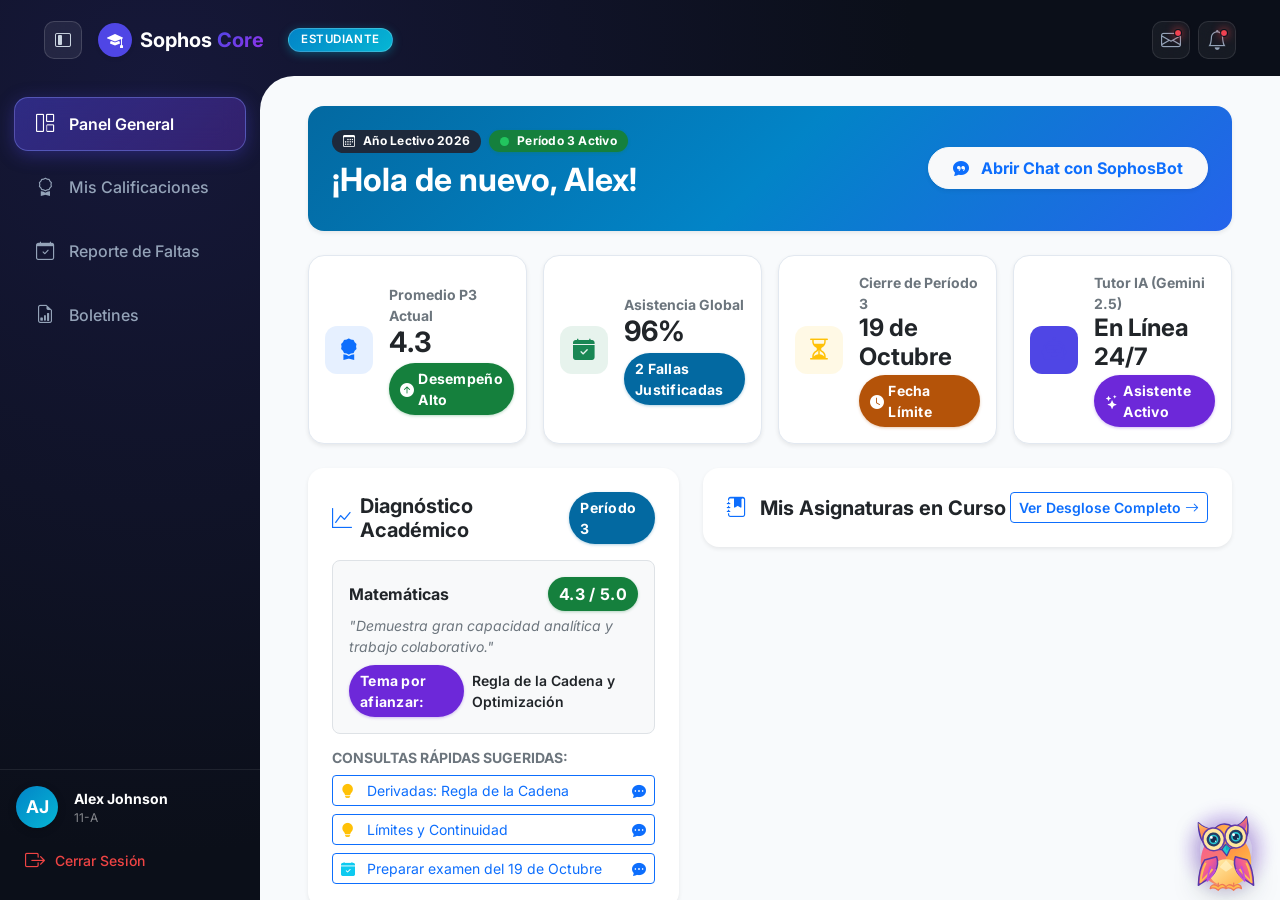
<file: Views/usuarios/estudiante.html>
<!DOCTYPE html>
<html lang="es">

<head>
  <meta charset="UTF-8">
  <meta name="viewport" content="width=device-width, initial-scale=1.0">
  <title>Sophos Core - Portal del Estudiante</title>
  <!-- Favicon -->
  <link rel="icon" type="image/png" href="../../assets/img/favicon.png">
  <link rel="shortcut icon" href="../../favicon.ico">
  <!-- Bootstrap 5 CSS -->
  <link href="https://cdn.jsdelivr.net/npm/bootstrap@5.3.3/dist/css/bootstrap.min.css" rel="stylesheet">
  <!-- Bootstrap Icons -->
  <link rel="stylesheet" href="https://cdn.jsdelivr.net/npm/bootstrap-icons@1.11.3/font/bootstrap-icons.min.css">
  <!-- Google Fonts -->
  <link href="https://fonts.googleapis.com/css2?family=Inter:wght@400;500;600;700;800&display=swap" rel="stylesheet">
  <!-- Estilos personalizados -->
  <link rel="stylesheet" href="../../assets/css/style.css">
  <link rel="stylesheet" href="../../assets/css/modules.css">
  <!-- Estilos para impresión oficial de boletines -->
  <link rel="stylesheet" href="../../assets/css/print.css" media="print">

  <link rel="stylesheet" href="../../assets/css/estudiante.css">
  <link rel="stylesheet" href="../../assets/css/views.css">
</head>

<body class="dashboard-body role-estudiante">

  <!-- Header Transparente con Estética Glassmorphism -->
  <header class="glass-header no-print">
    <div class="container-fluid d-flex justify-content-between align-items-center">
      <div class="d-flex align-items-center gap-3">
        <button id="sidebarToggle" class="sidebar-toggle-btn" data-bs-toggle="tooltip" data-bs-placement="right"
          title="Ocultar/Mostrar Menú">
          <i class="bi bi-layout-sidebar-inset"></i>
        </button>
        <a href="../../index.html" class="d-flex align-items-center gap-2 text-decoration-none">
          <div class="d-flex align-items-center justify-content-center bg-indigo rounded-circle shadow-sm sidebar-brand-mark"
           >
            <i class="bi bi-mortarboard-fill text-white fs-6"></i>
          </div>
          <span class="fw-bold fs-5 text-white tracking-tight">Sophos <span class="gradient-text">Core</span></span>
        </a>
        <span class="badge badge-role badge-role-estudiante ms-2">Estudiante</span>
      </div>

      <div class="top-icons d-flex align-items-center gap-2">
        <button class="icon-btn" data-bs-toggle="tooltip" title="Mensajes Académicos">
          <i class="bi bi-envelope fs-5"></i>
          <span class="badge-dot"></span>
        </button>
        <button class="icon-btn" data-bs-toggle="tooltip" title="Notificaciones del Sistema">
          <i class="bi bi-bell fs-5"></i>
          <span class="badge-dot"></span>
        </button>
      </div>
    </div>
  </header>

  <div class="dashboard-layout d-flex">
    <!-- Sidebar Unificado -->
    <aside id="sidebar" class="sidebar py-3 d-flex flex-column justify-content-between no-print">
      <ul class="nav flex-column mb-auto">
        <li class="nav-item">
          <a class="nav-link active" href="#" data-target="panel-general" data-bs-toggle="tooltip"
            data-bs-placement="right" title="Panel General">
            <i class="bi bi-grid-1x2"></i> <span class="nav-text">Panel General</span>
          </a>
        </li>
        <li class="nav-item">
          <a class="nav-link" href="#" data-target="mis-calificaciones" data-bs-toggle="tooltip"
            data-bs-placement="right" title="Mis Calificaciones">
            <i class="bi bi-award"></i> <span class="nav-text">Mis Calificaciones</span>
          </a>
        </li>
        <li class="nav-item">
          <a class="nav-link" href="#" data-target="reporte-faltas" data-bs-toggle="tooltip" data-bs-placement="right"
            title="Reporte de Faltas">
            <i class="bi bi-calendar-check"></i> <span class="nav-text">Reporte de Faltas</span>
          </a>
        </li>
        <li class="nav-item">
          <a class="nav-link" href="#" data-target="boletines" data-bs-toggle="tooltip" data-bs-placement="right"
            title="Boletines">
            <i class="bi bi-file-earmark-bar-graph"></i> <span class="nav-text">Boletines</span>
          </a>
        </li>
      </ul>

      <!-- Sección de Usuario y Cerrar Sesión al final del panel lateral -->
      <div class="sidebar-user-footer px-3 pt-3">
        <div class="d-flex align-items-center gap-3 mb-2 user-profile-box">
          <div
            class="avatar-circle text-white fw-bold d-flex align-items-center justify-content-center rounded-circle flex-shrink-0 student-profile-avatar"
           >
            AJ
          </div>
          <div class="user-details overflow-hidden">
            <div class="fw-bold text-white small text-truncate">Alex Johnson</div>
            <div class="text-white-50 text-truncate view-text-caption">11-A</div>
          </div>
        </div>
        <a href="../../index.html" class="btn btn-link btn-logout text-decoration-none p-2 w-100"
          data-bs-toggle="tooltip" data-bs-placement="right" title="Cerrar Sesión">
          <i class="bi bi-box-arrow-right fs-5"></i>
          <span class="nav-text small fw-medium">Cerrar Sesión</span>
        </a>
      </div>
    </aside>

    <!-- Main Content -->
    <main class="panel-main">
      <div class="container-fluid">

        <!-- ============================================================== -->
        <!-- SECCIÓN 1: PANEL GENERAL / RESUMEN DEL ESTUDIANTE               -->
        <!-- ============================================================== -->
        <div id="panel-general" class="spa-section active">
          <!-- Banner de Bienvenida -->
          <div class="card border-0 rounded-4 text-white p-4 mb-4 shadow-sm student-hero-banner"
           >
            <div class="row align-items-center g-3">
              <div class="col-lg-8">
                <div class="d-flex align-items-center gap-2 mb-2">
                  <span class="badge badge-contrast-dark small">
                    <i class="bi bi-calendar3 me-1"></i> Año Lectivo 2026
                  </span>
                  <span class="badge badge-contrast-success small">
                    <span class="pulse-live-indicator me-1"></span> Período 3 Activo
                  </span>
                </div>
                <h2 class="fw-bold mb-2">¡Hola de nuevo, Alex!</h2>
              </div>
              <div class="col-lg-4 text-lg-end">
                <button type="button" class="btn btn-light text-primary fw-bold shadow-sm rounded-pill px-4 py-2"
                  onclick="toggleSophosChat(true)">
                  <i class="bi bi-chat-quote-fill text-primary me-2"></i> Abrir Chat con SophosBot
                </button>
              </div>
            </div>
          </div>

          <!-- 4 Tarjetas de Métricas Clave con Badges de Alto Contraste -->
          <div class="row g-3 mb-4">
            <div class="col-sm-6 col-xl-3">
              <div class="student-stat-card p-3 shadow-sm h-100 d-flex align-items-center gap-3">
                <div class="student-stat-icon bg-primary bg-opacity-10 text-primary">
                  <i class="bi bi-award-fill"></i>
                </div>
                <div>
                  <div class="text-secondary small fw-bold">Promedio P3 Actual</div>
                  <h3 class="fw-bold text-dark mb-1" id="statGeneralAvg">4.3</h3>
                  <span class="badge-contrast-success small">
                    <i class="bi bi-arrow-up-circle-fill"></i> Desempeño Alto
                  </span>
                </div>
              </div>
            </div>
            <div class="col-sm-6 col-xl-3">
              <div class="student-stat-card p-3 shadow-sm h-100 d-flex align-items-center gap-3">
                <div class="student-stat-icon bg-success bg-opacity-10 text-success">
                  <i class="bi bi-calendar-check-fill"></i>
                </div>
                <div>
                  <div class="text-secondary small fw-bold">Asistencia Global</div>
                  <h3 class="fw-bold text-dark mb-1">96%</h3>
                  <span class="badge-contrast-info small">2 Fallas Justificadas</span>
                </div>
              </div>
            </div>
            <div class="col-sm-6 col-xl-3">
              <div class="student-stat-card p-3 shadow-sm h-100 d-flex align-items-center gap-3">
                <div class="student-stat-icon bg-warning bg-opacity-10 text-warning">
                  <i class="bi bi-hourglass-split fs-4"></i>
                </div>
                <div>
                  <div class="text-secondary small fw-bold">Cierre de Período 3</div>
                  <h4 class="fw-bold text-dark mb-1">19 de Octubre</h4>
                  <span class="badge-contrast-warning small">
                    <i class="bi bi-clock-fill"></i> Fecha Límite
                  </span>
                </div>
              </div>
            </div>
            <div class="col-sm-6 col-xl-3">
              <div class="student-stat-card p-3 shadow-sm h-100 d-flex align-items-center gap-3">
                <div class="student-stat-icon bg-indigo bg-opacity-10 text-indigo">
                  <i class="bi bi-robot fs-4"></i>
                </div>
                <div>
                  <div class="text-secondary small fw-bold">Tutor IA (Gemini 2.5)</div>
                  <h4 class="fw-bold text-dark mb-1">En Línea 24/7</h4>
                  <span class="badge-contrast-purple small">
                    <i class="bi bi-stars"></i> Asistente Activo
                  </span>
                </div>
              </div>
            </div>
          </div>

          <!-- Fila 1: Diagnóstico Académico + Mis Asignaturas -->
          <div class="row g-4 mb-4 align-items-start">
            <!-- Diagnóstico Académico -->
            <div class="col-lg-5">
              <div class="card card-custom border-0 shadow-sm p-4">
                <div class="d-flex justify-content-between align-items-center mb-3">
                  <h5 class="fw-bold text-dark mb-0 d-flex align-items-center gap-2">
                    <i class="bi bi-graph-up text-primary"></i> Diagnóstico Académico
                  </h5>
                  <span class="badge-contrast-info small">Período 3</span>
                </div>

                <div class="p-3 rounded-3 bg-light border mb-3">
                  <div class="d-flex justify-content-between align-items-center mb-1">
                    <span class="fw-bold text-dark">Matemáticas</span>
                    <span class="badge-contrast-success fs-6">4.3 / 5.0</span>
                  </div>
                  <p class="text-secondary small mb-2 fst-italic">
                    "Demuestra gran capacidad analítica y trabajo colaborativo."
                  </p>
                  <div class="d-flex align-items-center gap-2">
                    <span class="badge-contrast-purple small">Tema por afianzar:</span>
                    <span class="small fw-semibold text-dark">Regla de la Cadena y Optimización</span>
                  </div>
                </div>

                <h6 class="small fw-bold text-secondary text-uppercase mb-2">Consultas Rápidas Sugeridas:</h6>
                <div class="d-flex flex-column gap-2">
                  <button type="button"
                    class="btn btn-sm btn-outline-primary text-start d-flex align-items-center justify-content-between"
                    onclick="askSophosBotDirect('¿Cómo resolver derivadas por la regla de la cadena con un ejemplo paso a paso?')">
                    <span><i class="bi bi-lightbulb-fill text-warning me-2"></i> Derivadas: Regla de la Cadena</span>
                    <i class="bi bi-chat-dots-fill"></i>
                  </button>
                  <button type="button"
                    class="btn btn-sm btn-outline-primary text-start d-flex align-items-center justify-content-between"
                    onclick="askSophosBotDirect('Explícame funciones y límites al infinito de forma clara')">
                    <span><i class="bi bi-lightbulb-fill text-warning me-2"></i> Límites y Continuidad</span>
                    <i class="bi bi-chat-dots-fill"></i>
                  </button>
                  <button type="button"
                    class="btn btn-sm btn-outline-primary text-start d-flex align-items-center justify-content-between"
                    onclick="askSophosBotDirect('¿Qué temas debo priorizar para el examen de cierre del 19 de Octubre?')">
                    <span><i class="bi bi-calendar-check-fill text-info me-2"></i> Preparar examen del 19 de
                      Octubre</span>
                    <i class="bi bi-chat-dots-fill"></i>
                  </button>
                </div>
              </div>
            </div>

            <!-- Mis Asignaturas en Curso -->
            <div class="col-lg-7">
              <div class="card card-custom border-0 shadow-sm p-4">
                <div class="d-flex justify-content-between align-items-center mb-3">
                  <h5 class="fw-bold text-dark mb-0">
                    <i class="bi bi-journal-bookmark-fill text-primary me-2"></i> Mis Asignaturas en Curso
                  </h5>
                  <button class="btn btn-sm btn-outline-primary fw-semibold"
                    onclick="navigateToSection('mis-calificaciones')">
                    Ver Desglose Completo <i class="bi bi-arrow-right"></i>
                  </button>
                </div>
                <div class="row g-3 student-subjects-scroll-container" id="homeSubjectsContainer">
                  <!-- Rellenado dinámicamente con badges de alto contraste -->
                </div>
              </div>
            </div>
          </div>

          <!-- Fila 2: Ruta de Refuerzo Personalizada & Canales Recomendados -->
          <div class="row g-4 mb-4">
            <!-- Ruta de Refuerzo Personalizada (Potenciada por SophosBot IA) -->
            <div class="col-lg-7">
              <div class="card card-custom border-0 shadow-sm p-4 h-100 d-flex flex-column justify-content-between">
                <div>
                  <div class="d-flex justify-content-between align-items-center mb-3">
                    <h5 class="fw-bold text-dark mb-0 d-flex align-items-center gap-2">
                      <i class="bi bi-signpost-split-fill text-indigo"></i> Ruta de Refuerzo Personalizada
                    </h5>
                    <span class="badge-contrast-purple small"><i class="bi bi-stars"></i> IA en Vivo</span>
                  </div>

                  <!-- Call to Action Principal hacia SophosBot -->
                  <div class="p-3 rounded-4 mb-3 student-feature-card"
                   >
                    <div class="d-flex align-items-start gap-3">
                      <div
                        class="rounded-circle d-flex align-items-center justify-content-center text-white flex-shrink-0 student-feature-icon"
                       >
                        <i class="bi bi-robot fs-5"></i>
                      </div>
                      <div class="flex-grow-1">
                        <div class="fw-bold text-dark small mb-1">¿Qué tema necesitas reforzar hoy?</div>
                        <p class="text-secondary small mb-2 view-text-supporting">
                          Coméntale a <strong>SophosBot</strong> tus dudas o pide una ruta guiada. El tutor IA analizará
                          tu diagnóstico académico en tiempo real.
                        </p>
                        <!-- Input interactivo directo al Bot -->
                        <div class="input-group input-group-sm">
                          <input type="text" id="quickRefuerzoInput" class="form-control"
                            placeholder="Ej: Explícame paso a paso cómo derivar con regla de la cadena..."
                            onkeydown="if(event.key==='Enter') triggerRefuerzoPrompt()">
                          <button class="btn btn-primary px-3 fw-semibold d-flex align-items-center gap-1" type="button"
                            onclick="triggerRefuerzoPrompt()">
                            <span>Consultar</span> <i class="bi bi-send-fill view-text-caption"></i>
                          </button>
                        </div>
                      </div>
                    </div>
                  </div>

                  <!-- Opciones Rápidas de Refuerzo Generadas con IA -->
                  <div class="row g-2">
                    <div class="col-md-4">
                      <div
                        class="p-2 rounded-3 border bg-light h-100 d-flex flex-column justify-content-between hover-shadow transition cursor-pointer"
                        onclick="askSophosBotDirect('Por favor genera mi ruta de refuerzo personalizada paso a paso para Matemáticas, enfocada en Regla de la Cadena y Optimización.')">
                        <div>
                          <div class="d-flex align-items-center gap-1 text-primary fw-bold mb-1 view-text-emphasis"
                           >
                            <i class="bi bi-compass-fill"></i> Ruta Completa
                          </div>
                          <div class="text-secondary view-text-detail">Plan de estudio estructurado paso a
                            paso.</div>
                        </div>
                        <div
                          class="mt-2 text-primary fw-semibold small d-flex align-items-center justify-content-between">
                          <span>Generar</span> <i class="bi bi-arrow-right-short fs-5"></i>
                        </div>
                      </div>
                    </div>
                    <div class="col-md-4">
                      <div
                        class="p-2 rounded-3 border bg-light h-100 d-flex flex-column justify-content-between hover-shadow transition cursor-pointer"
                        onclick="askSophosBotDirect('Plantéame 3 ejercicios prácticos de derivadas con regla de la cadena y acompáñame a resolverlos con retroalimentación.')">
                        <div>
                          <div class="d-flex align-items-center gap-1 text-purple fw-bold mb-1 student-plan-caption"
                           >
                            <i class="bi bi-pencil-square"></i> Ejercicios IA
                          </div>
                          <div class="text-secondary view-text-detail">3 ejercicios formativos con solución
                            guiada.</div>
                        </div>
                        <div
                          class="mt-2 text-purple fw-semibold small d-flex align-items-center justify-content-between student-purple-accent"
                         >
                          <span>Practicar</span> <i class="bi bi-arrow-right-short fs-5"></i>
                        </div>
                      </div>
                    </div>
                    <div class="col-md-4">
                      <div
                        class="p-2 rounded-3 border bg-light h-100 d-flex flex-column justify-content-between hover-shadow transition cursor-pointer"
                        onclick="askSophosBotDirect('¿Cuáles son los temas clave y tips para sacar la mejor nota en el examen de cálculo del 19 de Octubre?')">
                        <div>
                          <div class="d-flex align-items-center gap-1 text-warning-emphasis fw-bold mb-1 view-text-emphasis"
                           >
                            <i class="bi bi-lightbulb-fill text-warning"></i> Tips Examen
                          </div>
                          <div class="text-secondary view-text-detail">Estrategias clave para el cierre del
                            19 de Octubre.</div>
                        </div>
                        <div class="mt-2 text-dark fw-semibold small d-flex align-items-center justify-content-between">
                          <span>Revisar</span> <i class="bi bi-arrow-right-short fs-5"></i>
                        </div>
                      </div>
                    </div>
                  </div>
                </div>

                <div class="mt-3 pt-2 border-top d-flex justify-content-between align-items-center">
                  <span class="text-muted small view-text-caption">
                    <i class="bi bi-shield-check text-success"></i> Información procesada por Gemini 2.5 Flash
                  </span>
                  <button type="button" class="btn btn-sm btn-outline-secondary py-0 px-2 rounded-pill fw-semibold view-text-meta"
                    onclick="askSophosBotDirect('Actualiza mi diagnóstico y sugiere nuevas áreas de refuerzo según mi rendimiento.')">
                    <i class="bi bi-arrow-repeat me-1"></i> Actualizar con IA
                  </button>
                </div>
              </div>
            </div>

            <!-- Canales Recomendados (Enlaces Reales) -->
            <div class="col-lg-5">
              <div class="card card-custom border-0 shadow-sm p-4 h-100">
                <div class="d-flex justify-content-between align-items-center mb-2">
                  <h5 class="fw-bold text-dark mb-0 d-flex align-items-center gap-2">
                    <i class="bi bi-collection-play-fill text-danger"></i> Canales Recomendados
                  </h5>
                  <span class="badge-contrast-dark small">YouTube</span>
                </div>
                <p class="small text-secondary mb-3">Accede directamente al contenido pedagógico oficial de los docentes
                  de apoyo:</p>

                <div class="d-flex flex-column gap-2 mb-3">
                  <!-- Canal 1: Profe Alex -->
                  <a href="https://www.youtube.com/@MatematicasprofeAlex" target="_blank" rel="noopener noreferrer"
                    class="p-2 rounded-3 bg-light border text-decoration-none d-flex align-items-center justify-content-between text-dark hover-shadow transition">
                    <div class="d-flex align-items-center gap-2">
                      <i class="bi bi-youtube text-danger fs-4"></i>
                      <div>
                        <div class="fw-bold small">Matemáticas Profe Alex</div>
                        <div class="text-secondary view-text-meta">Cálculo diferencial, derivadas y límites
                        </div>
                      </div>
                    </div>
                    <span class="badge-contrast-danger small">Ir al Canal <i
                        class="bi bi-box-arrow-up-right ms-1"></i></span>
                  </a>

                  <!-- Canal 2: JulioProfe -->
                  <a href="https://www.youtube.com/@julioprofe" target="_blank" rel="noopener noreferrer"
                    class="p-2 rounded-3 bg-light border text-decoration-none d-flex align-items-center justify-content-between text-dark hover-shadow transition">
                    <div class="d-flex align-items-center gap-2">
                      <i class="bi bi-youtube text-danger fs-4"></i>
                      <div>
                        <div class="fw-bold small">JulioProfe Oficial</div>
                        <div class="text-secondary view-text-meta">Álgebra, trigonometría y física clásica
                        </div>
                      </div>
                    </div>
                    <span class="badge-contrast-danger small">Ir al Canal <i
                        class="bi bi-box-arrow-up-right ms-1"></i></span>
                  </a>

                  <!-- Canal 3: Daniel Carreón -->
                  <a href="https://www.youtube.com/@DanielCarreon" target="_blank" rel="noopener noreferrer"
                    class="p-2 rounded-3 bg-light border text-decoration-none d-flex align-items-center justify-content-between text-dark hover-shadow transition">
                    <div class="d-flex align-items-center gap-2">
                      <i class="bi bi-youtube text-danger fs-4"></i>
                      <div>
                        <div class="fw-bold small">Daniel Carreón</div>
                        <div class="text-secondary view-text-meta">Fundamentos y explicaciones intuitivas
                        </div>
                      </div>
                    </div>
                    <span class="badge-contrast-danger small">Ir al Canal <i
                        class="bi bi-box-arrow-up-right ms-1"></i></span>
                  </a>
                </div>
              </div>
            </div>
          </div>
        </div>

        <!-- ============================================================== -->
        <!-- SECCIÓN 2: MIS CALIFICACIONES DETALLADAS                        -->
        <!-- ============================================================== -->
        <div id="mis-calificaciones" class="spa-section">
          <div class="d-flex flex-wrap justify-content-between align-items-center mb-3 gap-2">
            <div>
              <h2 class="fw-bold mb-1 text-dark">Libreta de Mis Calificaciones</h2>
            </div>
            <div>
              <button type="button" class="btn btn-indigo shadow-sm" id="btnGradesViewBulletin" onclick="openBulletinForActivePeriod()">
                <i class="bi bi-file-earmark-pdf me-1"></i> Ver Boletín
              </button>
            </div>
          </div>

          <!-- Filtros de Período y Materia -->
          <div class="card card-custom p-3 mb-3 border-0 shadow-sm">
            <div class="row g-3 align-items-center">
              <div class="col-md-5">
                <label class="form-label small text-secondary fw-bold mb-1">Materia</label>
                <select class="form-select bg-light border-0 fw-semibold" id="gradesSubjectSelector">
                  <option value="" selected disabled>Seleccionar Materia...</option>
                </select>
              </div>
              <div class="col-md-7">
                <label class="form-label small text-secondary fw-bold mb-1">Período Académico</label>
                <div class="period-buttons-container" id="gradesPeriodButtonsContainer">
                  <!-- Botones de periodos generados dinámicamente -->
                </div>
              </div>
            </div>
          </div>

          <!-- Resumen de Desempeño en la Materia Seleccionada -->
          <div class="card card-custom border-0 shadow-sm p-3 mb-3">
            <div class="d-flex flex-wrap justify-content-between align-items-center gap-3">
              <div>
                <h4 class="fw-bold text-dark mb-0" id="gradesSubjectTitle">Selecciona una materia</h4>
                <div class="text-secondary small mt-1" id="gradesTeacherName">Filtra por materia arriba para ver las calificaciones</div>
              </div>
              <div class="d-flex align-items-center gap-3">
                <div class="text-end">
                  <div class="text-secondary small fw-medium">Promedio Actual</div>
                  <span class="average-badge avg-low fs-4 px-3 py-1" id="gradesAverageBadge">—</span>
                </div>
                <span class="badge-contrast-dark fs-6" id="gradesAverageStatus">Pendiente</span>
              </div>
            </div>
          </div>

          <!-- Tabla de Actividades Evaluativas -->
          <div class="card card-custom border-0 shadow-sm overflow-hidden mb-4">
            <div class="card-header bg-white border-bottom p-3 d-flex justify-content-between align-items-center">
              <h5 class="mb-0 fw-bold text-dark">
                <i class="bi bi-table text-indigo me-2"></i> Desglose de Actividades Evaluadas
              </h5>
              <span class="small text-secondary">Escala evaluativa: 1.0 a 5.0 (Aprobatoria: 3.0)</span>
            </div>
            <div class="card-body p-0">
              <div class="table-responsive">
                <table class="table table-hover align-middle mb-0">
                  <thead class="table-light small text-secondary">
                    <tr>
                      <th class="ps-4">#</th>
                      <th>Actividad Evaluativa</th>
                      <th class="text-center">Ponderación</th>
                      <th class="text-center">Calificación</th>
                      <th class="text-center">Nivel de Desempeño</th>
                      <th class="text-end pe-4">Acción de Refuerzo</th>
                    </tr>
                  </thead>
                  <tbody id="gradesTableBody">
                    <!-- Rellenado dinámicamente -->
                  </tbody>
                </table>
              </div>
            </div>
          </div>

          <!-- Observación Oficial del Docente con Feedback IA -->
          <div class="card card-custom border-0 shadow-sm p-4">
            <div class="d-flex align-items-center gap-2 mb-2">
              <i class="bi bi-chat-left-quote-fill text-indigo fs-5"></i>
              <h5 class="fw-bold text-dark mb-0">Observación Pedagógica del Docente</h5>
              <span class="badge-contrast-purple small ms-auto">
                <i class="bi bi-stars"></i> Asistida por IA
              </span>
            </div>
            <p class="text-dark fw-medium mb-0 p-3 rounded-3 bg-light border" id="gradesTeacherObservation">
              "Demuestra gran capacidad analítica y trabajo colaborativo."
            </p>
          </div>
        </div>

        <!-- ============================================================== -->
        <!-- SECCIÓN 3: REPORTE DE FALTAS & ASISTENCIA                       -->
        <!-- ============================================================== -->
        <div id="reporte-faltas" class="spa-section">
          <div class="d-flex flex-wrap justify-content-between align-items-center mb-3 gap-2">
            <div>
              <h2 class="fw-bold mb-1 text-dark">Control de Asistencia & Justificaciones</h2>
            </div>
            <button type="button" class="btn btn-indigo shadow-sm" data-bs-toggle="modal"
              data-bs-target="#modalJustificarFalta">
              <i class="bi bi-plus-circle me-1"></i> Radicar Justificación
            </button>
          </div>

          <!-- Métricas de Inasistencia -->
          <div class="row g-3 mb-4">
            <div class="col-sm-6 col-md-4">
              <div class="card card-custom p-3 border-0 shadow-sm text-center align-items-center">
                <span class="text-secondary small fw-bold">Total Inasistencias</span>
                <h3 class="fw-bold text-dark mt-1 mb-0" id="statTotalInasistencias">6</h3>
                <span class="badge-contrast-dark small mt-2 px-3 py-1 d-inline-flex justify-content-center">Registradas</span>
              </div>
            </div>
            <div class="col-sm-6 col-md-4">
              <div class="card card-custom p-3 border-0 shadow-sm text-center align-items-center">
                <span class="text-secondary small fw-bold">Faltas Justificadas</span>
                <h3 class="fw-bold text-primary mt-1 mb-0" id="statJustifiedAbsences">5</h3>
                <span class="badge-contrast-info small mt-2 px-3 py-1 d-inline-flex justify-content-center">Justificadas</span>
              </div>
            </div>
            <div class="col-sm-6 col-md-4">
              <div class="card card-custom p-3 border-0 shadow-sm text-center align-items-center">
                <span class="text-secondary small fw-bold">Inasistencias Sin Justificar</span>
                <h3 class="fw-bold text-danger mt-1 mb-0" id="statUnjustifiedAbsences">1</h3>
                <span class="badge-contrast-danger small mt-2 px-3 py-1 d-inline-flex justify-content-center">Pendientes</span>
              </div>
            </div>
          </div>

          <!-- Tabla de Historial de Novedades de Inasistencia -->
          <div class="card card-custom border-0 shadow-sm overflow-hidden mb-4">
            <div class="card-header bg-white border-bottom p-3 d-flex justify-content-between align-items-center">
              <h5 class="mb-0 fw-bold text-dark">
                <i class="bi bi-clock-history text-indigo me-2"></i> Historial de Inasistencias
              </h5>
              <span class="small text-secondary">Tercer Período Académico 2026</span>
            </div>
            <div class="card-body p-0">
              <div class="table-responsive">
                <table class="table table-hover align-middle mb-0">
                  <thead class="table-light small text-secondary">
                    <tr>
                      <th class="ps-4">Fecha</th>
                      <th>Materia</th>
                      <th>Docente</th>
                      <th>Observación</th>
                      <th class="text-center pe-4">Estado</th>
                    </tr>
                  </thead>
                  <tbody id="attendanceHistoryTable">
                    <tr>
                      <td class="ps-4 fw-medium text-dark">09 de Oct, 2026</td>
                      <td>Física</td>
                      <td>Mariana Ruiz</td>
                      <td class="text-secondary small">Cita médica odontológica programada</td>
                      <td class="text-center pe-4"><span class="badge-contrast-info small">Justificada</span></td>
                    </tr>
                    <tr>
                      <td class="ps-4 fw-medium text-dark">25 de Sep, 2026</td>
                      <td>Matemáticas</td>
                      <td>Mariana Ruiz</td>
                      <td class="text-secondary small">Calamidad doméstica informada por acudiente</td>
                      <td class="text-center pe-4"><span class="badge-contrast-info small">Justificada</span></td>
                    </tr>
                  </tbody>
                </table>
              </div>
            </div>
          </div>
        </div>

        <!-- ============================================================== -->
        <!-- SECCIÓN 4: BOLETINES ACADÉMICOS                                  -->
        <!-- ============================================================== -->
        <div id="boletines" class="spa-section">
          <div class="d-flex flex-wrap justify-content-between align-items-center mb-3 gap-2 no-print">
            <div>
              <h2 class="fw-bold mb-1 text-dark">Boletines Académicos</h2>
            </div>
            <div class="d-flex gap-2">
              <button type="button" class="btn btn-outline-secondary" onclick="navigateToSection('panel-general')">
                <i class="bi bi-arrow-left me-1"></i> Volver al Inicio
              </button>
              <button type="button" class="btn btn-indigo shadow-sm" id="btnPrintBulletin" onclick="window.print()">
                <i class="bi bi-printer me-1"></i> Imprimir / Guardar PDF
              </button>
            </div>
          </div>

          <!-- Selector de Período para el Boletín -->
          <div class="card card-custom p-3 mb-4 border-0 shadow-sm no-print">
            <div class="row align-items-center g-3">
              <div class="col-md-6">
                <label class="form-label small text-secondary fw-bold mb-1">Seleccionar Período:</label>
                <select class="form-select bg-light border-0 fw-semibold" id="bulletinPeriodSelector"
                  onchange="renderStudentBulletin()">
                  <option value="" selected disabled>Seleccionar Período...</option>
                  <option value="1">Primer Período</option>
                  <option value="2">Segundo Período</option>
                </select>
              </div>
              <div class="col-md-6 text-md-end">
                <span class="badge-contrast-dark px-3 py-2" id="bulletinStatusBadge">
                  <i class="bi bi-info-circle me-1"></i> Selecciona un período
                </span>
              </div>
            </div>
          </div>

          <!-- Formato Oficial del Boletín Institucional -->
          <div class="card card-custom p-4 p-md-5 border-0 shadow mx-auto card-report report-content-card"
            id="bulletinCardContent">
            <!-- Cabecera Institucional -->
            <div class="d-flex justify-content-between align-items-start border-bottom pb-3 mb-4">
              <div class="d-flex align-items-center gap-3">
                <div class="d-flex align-items-center justify-content-center bg-indigo rounded-3 text-white view-avatar-large"
                 >
                  <i class="bi bi-mortarboard-fill fs-3"></i>
                </div>
                <div>
                  <h4 class="fw-bold mb-0 text-dark">COLEGIO SOPHOS CORE</h4>
                  <div class="text-secondary small">Resolución Oficial No. 2026-A • Educación Media Vocacional</div>
                  <div class="text-muted view-text-meta">Código DANE: 168001004523 • NIT: 900.842.120-1
                  </div>
                </div>
              </div>
              <div class="text-end">
                <span class="badge-contrast-purple px-3 py-2 fs-6" id="bulletinReportPeriodBadge">Periodo 3 -
                  2026</span>
                <div class="text-muted small mt-1">Expedición: <span id="bulletinIssueDate"></span></div>
              </div>
            </div>

            <!-- Datos del Estudiante -->
            <div class="bg-light p-3 rounded-3 mb-4 border">
              <div class="row g-2">
                <div class="col-md-6">
                  <span class="text-muted small">Estudiante:</span>
                  <div class="fw-bold text-dark fs-5">Alex Johnson</div>
                </div>
                <div class="col-md-3">
                  <span class="text-muted small">Código / ID:</span>
                  <div class="fw-bold text-dark">EST-1101</div>
                </div>
                <div class="col-md-3">
                  <span class="text-muted small">Grado / Grupo:</span>
                  <div class="fw-bold text-dark">11° Grado A</div>
                </div>
              </div>
            </div>

            <!-- Tabla de Asignaturas y Calificaciones -->
            <h6 class="fw-bold text-dark text-uppercase mb-2">Desglose de Calificaciones por Asignatura</h6>
            <div class="table-responsive mb-4">
              <table class="table table-bordered align-middle mb-0">
                <thead class="table-light text-center small text-secondary">
                  <tr>
                    <th class="text-start">Asignatura</th>
                    <th>Calificaciones del Período</th>
                    <th class="gradebook-column-final-score">Definitiva</th>
                    <th class="gradebook-column-performance">Desempeño</th>
                  </tr>
                </thead>
                <tbody id="bulletinTableBody">
                  <!-- Rellenado dinámicamente -->
                </tbody>
              </table>
            </div>

            <!-- Observaciones del Docente y Recomendaciones de la IA -->
            <div class="border rounded-3 p-3 bg-light mb-4">
              <div class="d-flex align-items-center gap-2 mb-2">
                <i class="bi bi-chat-quote-fill text-indigo fs-5"></i>
                <h6 class="fw-bold text-dark mb-0">Observaciones y Recomendaciones Pedagógicas</h6>
                <span class="badge-contrast-purple small ms-auto no-print">Validado por Docente & IA</span>
              </div>
              <p class="mb-0 text-dark report-observation" id="bulletinObservationText">
                "Demuestra gran capacidad analítica y trabajo colaborativo."
              </p>
            </div>

            <!-- Firmas Institucionales -->
            <div class="row pt-4 mt-4 border-top text-center">
              <div class="col-6">
                <div class="border-top border-dark mx-auto w-75 pt-2">
                  <div class="fw-bold small">Profe Mariana</div>
                  <div class="text-muted view-text-caption">Docente Titular / Coordinadora</div>
                </div>
              </div>
              <div class="col-6">
                <div class="border-top border-dark mx-auto w-75 pt-2">
                  <div class="fw-bold small">Rectoría Institucional</div>
                  <div class="text-muted view-text-caption">Colegio SophosCore</div>
                </div>
              </div>
            </div>
          </div>

          <!-- Aviso de Período en Curso (Cuando el boletín aún no se ha generado) -->
          <div class="card card-custom p-5 border-0 shadow-sm mx-auto text-center d-none student-report-card" id="bulletinPendingCard">
            <div class="mb-3">
              <span class="rounded-circle d-inline-flex align-items-center justify-content-center bg-warning bg-opacity-10 text-warning view-empty-state-icon">
                <i class="bi bi-hourglass-split fs-1"></i>
              </span>
            </div>
            <h4 class="fw-bold text-dark mb-2">Boletín No Disponible</h4>
            <p class="text-secondary mx-auto mb-4 student-chat-window">
              El boletín del <strong id="pendingPeriodName">Tercer Período</strong> no se encuentra disponible todavía, ya que este período académico está actualmente en curso.
            </p>
            <div class="alert alert-light border text-start mx-auto mb-4 p-3 rounded-3 view-empty-state-notice">
              <div class="d-flex align-items-start gap-2 mb-2">
                <i class="bi bi-calendar-event text-primary mt-1"></i>
                <div>
                  <span class="fw-bold text-dark small">Fecha de Cierre Programada:</span>
                  <div class="text-secondary small">19 de Octubre de 2026</div>
                </div>
              </div>
              <div class="d-flex align-items-start gap-2">
                <i class="bi bi-cpu text-indigo mt-1"></i>
                <div>
                  <span class="fw-bold text-dark small">Generación Automática:</span>
                  <div class="text-secondary small">Al momento de realizarse el cierre del período por parte de la coordinación académica, el sistema generará y consolidará de manera automática los boletines de calificaciones para todos los estudiantes.</div>
                </div>
              </div>
            </div>
            <div class="d-flex flex-wrap justify-content-center gap-2">
              <button type="button" class="btn btn-outline-primary rounded-pill px-4" onclick="document.getElementById('bulletinPeriodSelector').value='2'; renderStudentBulletin();">
                <i class="bi bi-file-earmark-check me-1"></i> Consultar Boletín Período 2
              </button>
              <button type="button" class="btn btn-indigo rounded-pill px-4" onclick="navigateToSection('panel-general')">
                <i class="bi bi-speedometer2 me-1"></i> Ver Calificaciones Parciales en Curso
              </button>
            </div>
          </div>
        </div>

      </div>
    </main>
  </div>

  <!-- ============================================================== -->
  <!-- WIDGET FLOTANTE: BÚHO SOPHOSBOT Y PANEL DE CHAT OVERLAY        -->
  <!-- ============================================================== -->
  <div class="sophos-fab-container no-print">
    <button type="button" class="sophos-fab-btn" id="btnSophosFab" onclick="toggleSophosChat()"
      title="Pregúntale a SophosBot">
      <!-- Imagen dinámica del búho: sophos-bot.svg (cerrado) <-> sophos-bot-chat-abierto.svg (abierto) -->
      <img id="sophosBotImg" class="sophos-fab-img" src="../../assets/img/sophos-bot.svg" alt="SophosBot">
    </button>
  </div>

  <!-- Panel Flotante Superpuesto de Chat (Drawer/Overlay) -->
  <div id="sophosChatOverlay" class="sophos-chat-overlay d-none no-print">
    <!-- Cabecera del Chat -->
    <div
      class="p-3 bg-dark text-white d-flex justify-content-between align-items-center border-bottom border-secondary border-opacity-25">
      <div class="d-flex align-items-center gap-2">
        <div class="rounded-circle d-flex align-items-center justify-content-center text-white student-chat-launcher"
         >
          <img src="../../assets/img/sophos-bot-chat-abierto.svg" alt="Owl Head" width="32" height="32"
            class="student-chat-image">
        </div>
        <div>
          <div class="fw-bold small mb-0 d-flex align-items-center gap-1">
            SophosBot <span class="badge badge-contrast-purple py-0 px-2 view-text-compact">Gemini AI</span>
          </div>
          <div class="text-white-50 small d-flex align-items-center gap-1 view-text-meta">
            <span class="pulse-live-indicator student-online-indicator"></span> En línea • Apoyo a Alex
          </div>
        </div>
      </div>
      <div class="d-flex align-items-center gap-1">
        <button type="button" class="btn btn-sm btn-outline-light py-0 px-2 rounded-pill" onclick="resetStudentChat()"
          title="Reiniciar conversación">
          <i class="bi bi-arrow-clockwise"></i>
        </button>
        <button type="button" class="btn btn-sm btn-light py-0 px-2 rounded-circle" onclick="toggleSophosChat(false)"
          title="Cerrar chat">
          <i class="bi bi-x-lg text-dark"></i>
        </button>
      </div>
    </div>

    <!-- Área de Mensajes del Chat -->
    <div class="chat-messages student-chat-messages" id="studentChatArea"
     >
      <!-- Mensaje de bienvenida -->
      <div class="chat-bubble-ai mb-2">
        <div class="d-flex align-items-center gap-2 mb-1">
          <span class="badge-contrast-purple small view-text-footnote">SophosBot IA</span>
          <small class="text-muted">Ahora</small>
        </div>
        <p class="mb-2 text-dark small">
          ¡Hola, Alex! 🦉 Soy <strong>SophosBot</strong>, tu tutor virtual potenciado con Google Gemini. He revisado tus
          calificaciones de Matemáticas (Promedio actual: 4.3). ¿Qué duda tienes sobre tus talleres o qué tema
          deseas repasar para el examen de cierre del 19 de Octubre?
        </p>
        <div class="d-flex flex-wrap gap-1 mt-2">
          <span class="quick-chip"
            onclick="askSophosBotDirect('¿Cómo aplico la regla de la cadena en derivadas?')">Regla de la cadena</span>
          <span class="quick-chip" onclick="askSophosBotDirect('¿Qué es un límite al infinito?')">Límites al
            infinito</span>
          <span class="quick-chip"
            onclick="askSophosBotDirect('¿Qué consejos me das para el examen del 19 de Octubre?')">Tips examen 19
            Oct</span>
        </div>
      </div>
    </div>

    <!-- Indicador de Carga / Generando Respuesta -->
    <div id="chatThinkingIndicator"
      class="px-3 py-1 bg-light border-top text-secondary small d-none align-items-center gap-2">
      <div class="spinner-border spinner-border-sm text-primary" role="status"></div>
      <span>SophosBot está analizando tu consulta con Gemini...</span>
    </div>

    <!-- Entrada de Mensajes -->
    <div class="p-3 bg-white border-top">
      <form id="studentChatForm" class="d-flex gap-2">
        <input type="text" class="form-control form-control-sm rounded-pill px-3" id="studentChatInput"
          placeholder="Escribe tu pregunta académica..." autocomplete="off">
        <button type="submit" class="btn btn-sm btn-indigo rounded-pill px-3 fw-bold d-flex align-items-center gap-1">
          <span>Enviar</span> <i class="bi bi-send-fill view-text-caption"></i>
        </button>
      </form>
    </div>
  </div>

  <!-- MODAL: Radicar Justificación de Falta -->
  <div class="modal fade" id="modalJustificarFalta" tabindex="-1" aria-hidden="true">
    <div class="modal-dialog modal-dialog-centered">
      <div class="modal-content rounded-4 border-0 shadow">
        <div class="modal-header border-bottom">
          <h5 class="modal-title fw-bold"><i class="bi bi-file-earmark-medical text-primary me-2"></i>Radicar
            Justificación de Falta</h5>
          <button type="button" class="btn-close" data-bs-dismiss="modal"></button>
        </div>
        <form id="formJustificarFalta">
          <div class="modal-body">
            <div class="mb-3">
              <label class="form-label small fw-bold text-secondary">Fecha de la Inasistencia</label>
              <input type="date" class="form-control" id="modalFechaFalta" required value="2026-10-14">
            </div>
            <div class="mb-3">
              <label class="form-label small fw-bold text-secondary">Materia Afectada</label>
              <select class="form-select" id="modalMateriaFalta" required>
                <option value="" selected disabled>Seleccionar Materia...</option>
                <option value="Matemáticas">Matemáticas</option>
                <option value="Física">Física</option>
                <option value="Química">Química</option>
              </select>
            </div>
            <div class="mb-3">
              <label class="form-label small fw-bold text-secondary">Tipo de Inasistencia</label>
              <select class="form-select mb-2" id="modalMotivoTipo" required>
                <option value="" selected disabled>Seleccionar Motivo...</option>
                <option value="Incapacidad Médica">Incapacidad Médica / Consulta Salud</option>
                <option value="Calamidad Doméstica">Calamidad Doméstica</option>
                <option value="Representación Institucional / Deportiva">Representación Institucional / Deportiva</option>
                <option value="Otro Motivo">Otro Motivo</option>
              </select>
              <label class="form-label small fw-bold text-secondary">Observación</label>
              <textarea class="form-control" id="modalDetalleFalta" rows="3"
                placeholder="Describe la observación detallada de la inasistencia..." required></textarea>
            </div>
          </div>
          <div class="modal-footer border-top">
            <button type="button" class="btn btn-secondary rounded-pill" data-bs-dismiss="modal">Cancelar</button>
            <button type="submit" class="btn btn-indigo rounded-pill px-4">Enviar a Coordinación</button>
          </div>
        </form>
      </div>
    </div>
  </div>

  <!-- MODAL: Reproductor de Video Educativo YouTube -->
  <div class="modal fade" id="modalVideoPlayer" tabindex="-1" aria-hidden="true">
    <div class="modal-dialog modal-dialog-centered modal-lg">
      <div class="modal-content rounded-4 border-0 shadow bg-dark text-white overflow-hidden">
        <div class="modal-header border-secondary p-3">
          <h6 class="modal-title fw-bold" id="videoModalTitle"><i class="bi bi-youtube text-danger me-2"></i>Recurso
            Recomendado</h6>
          <button type="button" class="btn-close btn-close-white" data-bs-dismiss="modal"></button>
        </div>
        <div class="modal-body p-0">
          <div class="ratio ratio-16x9">
            <iframe id="videoIframe" src="" title="Video Educativo" allowfullscreen></iframe>
          </div>
        </div>
      </div>
    </div>
  </div>

  <!-- Toast de Notificación Flotante -->
  <div class="toast-container position-fixed bottom-0 start-0 p-3 student-toast-layer">
    <div id="studentToast" class="toast align-items-center text-bg-primary border-0 shadow-lg" role="alert"
      aria-live="assertive" aria-atomic="true">
      <div class="d-flex">
        <div class="toast-body fw-medium" id="studentToastMessage">
          ¡Operación realizada exitosamente!
        </div>
        <button type="button" class="btn-close btn-close-white me-2 m-auto" data-bs-dismiss="toast"></button>
      </div>
    </div>
  </div>

  <!-- Bootstrap 5 JS Bundle -->
  <script src="https://cdn.jsdelivr.net/npm/bootstrap@5.3.3/dist/js/bootstrap.bundle.min.js"></script>
  <!-- Script Principal -->
  <script src="../../assets/js/main.js"></script>

  <!-- Lógica Interactiva del Panel del Estudiante (Conectado a la DB MySQL: sophos_core) -->
  <script>
    const session = JSON.parse(sessionStorage.getItem('sophos_session') || '{}');
    const CURRENT_STUDENT_ID = (session.rol === 'ESTUDIANTE' && session.id_usuario) ? session.id_usuario : "b0000001-0000-0000-0000-000000000001";
    let studentPortalData = null;
    let activePeriodNumber = 3;
    let selectedAsignacionId = null;
    let isChatOpen = false;

    document.addEventListener('DOMContentLoaded', () => {
      // Fecha oficial para boletín
      const issueDateEl = document.getElementById('bulletinIssueDate');
      if (issueDateEl) {
        issueDateEl.textContent = new Date().toLocaleDateString('es-CO', { year: 'numeric', month: 'long', day: 'numeric' });
      }

      // Manejador del cambio de materia en libreta
      const subjectSelect = document.getElementById('gradesSubjectSelector');
      if (subjectSelect) {
        subjectSelect.addEventListener('change', (e) => {
          selectedAsignacionId = e.target.value;
          renderGradesTable();
        });
      }

      // Manejador del selector de período en boletín
      const bulletinPeriodSel = document.getElementById('bulletinPeriodSelector');
      if (bulletinPeriodSel) {
        bulletinPeriodSel.addEventListener('change', () => {
          renderStudentBulletin();
        });
      }

      // Manejador del chat
      const chatForm = document.getElementById('studentChatForm');
      if (chatForm) {
        chatForm.addEventListener('submit', (e) => {
          e.preventDefault();
          handleChatSubmit();
        });
      }

      // Manejador del formulario de justificación
      const formJustificar = document.getElementById('formJustificarFalta');
      if (formJustificar) {
        formJustificar.addEventListener('submit', (e) => {
          e.preventDefault();
          handleJustificationSubmit();
        });
      }

      // Cargar datos exclusivamente desde la base de datos MySQL (sophos_core)
      loadAlexJohnsonData();
    });

    // Alternar panel de chat flotante y cambiar el matacho del búho
    function toggleSophosChat(forceOpen = null) {
      const overlay = document.getElementById('sophosChatOverlay');
      const fabBtn = document.getElementById('btnSophosFab');
      const botImg = document.getElementById('sophosBotImg');

      if (forceOpen !== null) {
        isChatOpen = forceOpen;
      } else {
        isChatOpen = !isChatOpen;
      }

      if (isChatOpen) {
        overlay.classList.remove('d-none');
        fabBtn.classList.add('chat-active');
        // Cambiar el SVG por el del búho con cabeza animada
        botImg.src = '../../assets/img/sophos-bot-chat-abierto.svg';
        botImg.alt = 'SophosBot Abierto';

        setTimeout(() => {
          document.getElementById('studentChatInput')?.focus();
        }, 150);
      } else {
        overlay.classList.add('d-none');
        fabBtn.classList.remove('chat-active');
        // Restaurar el SVG del búho completo saludando
        botImg.src = '../../assets/img/sophos-bot.svg';
        botImg.alt = 'SophosBot Cerrado';
      }
    }

    // Navegación entre secciones
    function navigateToSection(targetId) {
      const navLinks = document.querySelectorAll('.sidebar .nav-link');
      const sections = document.querySelectorAll('.spa-section');

      navLinks.forEach(l => {
        if (l.getAttribute('data-target') === targetId) {
          l.classList.add('active');
        } else {
          l.classList.remove('active');
        }
      });

      sections.forEach(sec => {
        if (sec.id === targetId) {
          sec.classList.add('active');
        } else {
          sec.classList.remove('active');
        }
      });

      window.scrollTo({ top: 0, behavior: 'smooth' });
    }

    // Cargar datos exclusivamente desde la base de datos MySQL (sophos_core)
    async function loadAlexJohnsonData() {
      try {
        const res = await fetch(`../../api/estudiante.php?action=overview&student_id=${CURRENT_STUDENT_ID}`);
        const data = await res.json();
        if (!data.success) {
          console.error("Error al cargar datos del estudiante:", data.error);
          return;
        }
        studentPortalData = data;
        activePeriodNumber = data.active_period ? data.active_period.numero_periodo : 3;

        // 1. Perfil del estudiante en Sidebar y Banner
        renderStudentProfile(data.student, data.active_period);

        // 2. Panel General / Métricas y Asignaturas
        renderHomeOverview(data);

        // 3. Selectores de materias y períodos
        renderSubjectSelector(data.subjects);
        renderGradesPeriodButtons(data.periods);
        updateGradesBulletinButton();

        // 4. Libreta detallada de calificaciones
        renderGradesTable();

        // 5. Historial de asistencia
        renderAttendanceSection(data.attendance_summary);

        // 6. Boletín
        populateBulletinPeriodSelector(data.bulletins);
        renderStudentBulletin();

      } catch (err) {
        console.error("Fallo al conectar con la base de datos sophos_core:", err);
      }
    }

    // Renderizar perfil del estudiante desde la base de datos
    function renderStudentProfile(student, activePeriod) {
      if (!student) return;

      // Sidebar usuario
      const userBox = document.querySelector('.user-profile-box');
      if (userBox) {
        const initials = student.nombre_completo.split(' ').map(n => n[0]).join('').substring(0, 2);
        const avatar = userBox.querySelector('.avatar-circle');
        if (avatar) avatar.textContent = initials;

        const details = userBox.querySelector('.user-details');
        if (details) {
          const shortCourse = (student.curso_nombre || '11-A')
            .replace(/°\s*Grado\s*/i, '-')
            .replace(/\s+/g, '')
            .trim();
          details.innerHTML = `
                        <div class="fw-bold text-white small text-truncate">${escapeHtml(student.nombre_completo)}</div>
                        <div class="text-white-50 text-truncate view-text-caption">${escapeHtml(shortCourse)}</div>
                    `;
        }
      }

      // Banner principal
      const welcomeHeader = document.querySelector('#panel-general h2');
      if (welcomeHeader) {
        const firstName = student.nombre_completo.split(' ')[0];
        welcomeHeader.textContent = `¡Hola de nuevo, ${firstName}! 🎓`;
      }

      const pBadge = document.querySelector('#panel-general .badge-contrast-success');
      if (pBadge && activePeriod) {
        pBadge.innerHTML = `<span class="pulse-live-indicator me-1"></span> Período ${activePeriod.numero_periodo} Activo`;
      }
    }

    // Renderizar vista general de asignaturas en Panel General
    function renderHomeOverview(data) {
      const container = document.getElementById('homeSubjectsContainer');
      if (!container) return;

      const subjects = data.subjects || [];
      let html = '';

      subjects.forEach(subj => {
        const avgNum = subj.promedio !== null ? parseFloat(subj.promedio) : null;
        const badgeClass = avgNum !== null
          ? (avgNum >= 4.0 ? 'badge-contrast-success' : (avgNum >= 3.0 ? 'badge-contrast-warning' : 'badge-contrast-danger'))
          : 'badge-contrast-dark';
        const progressWidth = avgNum !== null ? (avgNum / 5.0) * 100 : 0;
        const obsText = subj.observacion || "Sin observaciones registradas.";

        html += `
                    <div class="col-md-6">
                        <div class="subject-overview-card p-3 h-100 d-flex flex-column justify-content-between">
                            <div>
                                <div class="d-flex justify-content-between align-items-start mb-2">
                                    <div>
                                        <h6 class="fw-bold text-dark mb-0">${escapeHtml(subj.materia_nombre)}</h6>
                                        <span class="text-secondary view-text-caption">Docente: ${escapeHtml(subj.docente_nombre)}</span>
                                    </div>
                                    <span class="${badgeClass} fs-6">${avgNum !== null ? avgNum.toFixed(1) : '—'}</span>
                                </div>
                                <div class="progress mb-2 student-progress-track">
                                    <div class="progress-bar ${avgNum && avgNum >= 4.0 ? 'bg-success' : 'bg-warning'} student-progress-fill" role="progressbar" data-progress="${progressWidth}">
                                    </div>
                                </div>
                                <p class="text-dark small mb-3 fst-italic">
                                    "${escapeHtml(obsText)}"
                                </p>
                            </div>
                            <div class="d-flex gap-2">
                                <button class="btn btn-xs btn-outline-primary flex-grow-1 py-1 fw-semibold" onclick="selectSubjectAndNavigate('${subj.id_asignacion}')">
                                    Ver Calificaciones
                                </button>
                                <button class="btn btn-xs btn-indigo py-1 px-2" onclick="askSophosBotDirect('Quiero repasar el tema de ${escapeHtml(subj.materia_nombre)}')" title="Preguntar al tutor">
                                    <i class="bi bi-chat-quote-fill"></i>
                                </button>
                            </div>
                        </div>
                    </div>
                `;
      });

      container.innerHTML = html;
      container.querySelectorAll('.student-progress-fill').forEach(progressBar => {
        progressBar.style.setProperty('--progress-width', `${progressBar.dataset.progress}%`);
      });

      // Actualizar métricas del panel general
      const genAvgEl = document.getElementById('statGeneralAvg');
      if (genAvgEl) genAvgEl.textContent = data.general_average !== null ? parseFloat(data.general_average).toFixed(1) : '—';
    }

    // Navegar a calificaciones con la materia seleccionada
    function selectSubjectAndNavigate(asignacionId) {
      selectedAsignacionId = asignacionId;
      const selectEl = document.getElementById('gradesSubjectSelector');
      if (selectEl) selectEl.value = asignacionId;
      navigateToSection('mis-calificaciones');
      renderGradesTable();
    }

    // Poblar selector de asignaturas desde la DB
    function renderSubjectSelector(subjects) {
      const selectEl = document.getElementById('gradesSubjectSelector');
      const modalSelectEl = document.getElementById('modalMateriaFalta');
      if (!selectEl) return;

      let html = '<option value="" ' + (!selectedAsignacionId ? 'selected' : '') + '>Seleccionar materia...</option>';
      let modalHtml = '';

      subjects.forEach((subj) => {
        const selected = subj.id_asignacion === selectedAsignacionId ? 'selected' : '';
        html += `<option value="${subj.id_asignacion}" ${selected}>${escapeHtml(subj.materia_nombre)} - ${escapeHtml(subj.docente_nombre)}</option>`;
        modalHtml += `<option value="${escapeHtml(subj.materia_nombre)}">${escapeHtml(subj.materia_nombre)}</option>`;
      });

      selectEl.innerHTML = html;
      if (modalSelectEl) {
        modalSelectEl.innerHTML = modalHtml + `<option value="Todas las materias del día">Todas las materias del día</option>`;
      }
    }

    // Renderizar botones de períodos desde la base de datos
    function renderGradesPeriodButtons(periods) {
      const container = document.getElementById('gradesPeriodButtonsContainer');
      if (!container || !periods) return;

      let html = '';

      periods.forEach(p => {
        const isSelected = p.numero_periodo === activePeriodNumber;
        let btnClass = 'period-pill-btn';
        let badgeText = '';
        let badgeClass = '';

        if (p.activo == 1) {
          btnClass += isSelected ? ' selected-active' : ' period-active';
          badgeText = 'Activo';
          badgeClass = 'badge-contrast-success py-0 px-2 small';
        } else if (p.numero_periodo < (studentPortalData?.active_period?.numero_periodo || 3)) {
          btnClass += isSelected ? ' selected-closed' : ' period-closed';
          badgeText = 'Cerrado';
          badgeClass = 'badge-contrast-dark py-0 px-2 small';
        } else {
          btnClass += ' period-locked';
          badgeText = 'Inactivo';
          badgeClass = 'badge-contrast-warning py-0 px-2 small';
        }

        html += `
                    <button type="button" class="${btnClass}" ${p.numero_periodo > 3 ? 'disabled' : ''} onclick="changeGradesPeriod(${p.numero_periodo})">
                        <span>Período ${p.numero_periodo}</span>
                        <span class="${badgeClass}">${badgeText}</span>
                    </button>
                `;
      });

      container.innerHTML = html;
    }

    function isPeriodClosed(periodNum) {
      if (!studentPortalData) return false;
      return (studentPortalData.bulletins || []).some(b => parseInt(b.numero_periodo) === periodNum);
    }

    function updateGradesBulletinButton() {
      const btn = document.getElementById('btnGradesViewBulletin');
      if (!btn) return;
      const closed = isPeriodClosed(activePeriodNumber);
      if (closed) {
        btn.disabled = false;
        btn.classList.remove('opacity-50');
        btn.title = `Ver Boletín del Período ${activePeriodNumber}`;
      } else {
        btn.disabled = true;
        btn.classList.add('opacity-50');
        btn.title = `El boletín no se puede generar porque el Período ${activePeriodNumber} aún está en curso.`;
      }
    }

    function openBulletinForActivePeriod() {
      if (!isPeriodClosed(activePeriodNumber)) {
        alert(`El boletín del Período ${activePeriodNumber} no se puede generar porque el período académico se encuentra actualmente en curso.`);
        return;
      }
      const sel = document.getElementById('bulletinPeriodSelector');
      if (sel) {
        sel.value = activePeriodNumber;
      }
      navigateToSection('boletines');
      renderStudentBulletin();
    }

    function changeGradesPeriod(periodNum) {
      activePeriodNumber = periodNum;
      if (studentPortalData?.periods) {
        renderGradesPeriodButtons(studentPortalData.periods);
      }
      updateGradesBulletinButton();
      renderGradesTable();
      renderStudentBulletin();
    }

    // Renderizar tabla detallada de calificaciones desde MySQL
    async function renderGradesTable() {
      const tableBody = document.getElementById('gradesTableBody');
      const avgBadge = document.getElementById('gradesAverageBadge');
      const avgStatus = document.getElementById('gradesAverageStatus');
      const obsEl = document.getElementById('gradesTeacherObservation');
      const subjectTitleEl = document.getElementById('gradesSubjectTitle');
      const teacherNameEl = document.getElementById('gradesTeacherName');

      if (!tableBody) return;

      if (!selectedAsignacionId) {
        if (subjectTitleEl) subjectTitleEl.textContent = 'Selecciona una materia';
        if (teacherNameEl) teacherNameEl.textContent = 'Filtra por materia arriba para ver las calificaciones del período';
        if (avgBadge) {
          avgBadge.textContent = '—';
          avgBadge.className = 'average-badge fs-4 px-3 py-1 avg-low';
        }
        if (avgStatus) {
          avgStatus.textContent = 'Pendiente';
          avgStatus.className = 'badge-contrast-dark fs-6';
        }
        if (obsEl) obsEl.textContent = "Selecciona una materia para consultar las observaciones del docente.";
        tableBody.innerHTML = `<tr><td colspan="6" class="text-center py-5 text-muted"><i class="bi bi-funnel me-2"></i>Selecciona una materia en el filtro superior para consultar el desglose de notas.</td></tr>`;
        return;
      }

      // Materia actual
      const currSubj = (studentPortalData?.subjects || []).find(s => s.id_asignacion === selectedAsignacionId);

      if (currSubj) {
        if (subjectTitleEl) subjectTitleEl.textContent = currSubj.materia_nombre;
        if (teacherNameEl) teacherNameEl.textContent = `Docente: ${currSubj.docente_nombre}`;
      }

      tableBody.innerHTML = `<tr><td colspan="6" class="text-center py-4 text-muted"><div class="spinner-border spinner-border-sm text-primary me-2"></div>Consultando notas en la base de datos...</td></tr>`;

      try {
        const asigParam = selectedAsignacionId ? `&asignacion_id=${selectedAsignacionId}` : '';
        const res = await fetch(`../../api/estudiante.php?action=grades&student_id=${CURRENT_STUDENT_ID}&period=${activePeriodNumber}${asigParam}`);
        const data = await res.json();

        if (!data.success || !data.grades || data.grades.length === 0) {
          tableBody.innerHTML = `<tr><td colspan="6" class="text-center py-4 text-muted">No hay calificaciones registradas para este período en la base de datos.</td></tr>`;
          if (avgBadge) {
            avgBadge.textContent = '—';
            avgBadge.className = 'average-badge fs-4 px-3 py-1 avg-low';
          }
          if (avgStatus) {
            avgStatus.textContent = 'Sin Calificar';
            avgStatus.className = 'badge-contrast-dark fs-6';
          }
          if (obsEl) obsEl.textContent = "El docente aún no ha registrado observaciones en este período.";
          return;
        }

        const avgNum = parseFloat(data.average) || 0;
        if (avgBadge) {
          avgBadge.textContent = avgNum.toFixed(1);
          avgBadge.className = 'average-badge fs-4 px-3 py-1 ' + (avgNum >= 4.0 ? 'avg-high' : (avgNum >= 3.0 ? 'avg-mid' : 'avg-low'));
        }

        if (avgStatus) {
          if (avgNum >= 4.0) {
            avgStatus.textContent = 'Aprobado';
            avgStatus.className = 'badge-contrast-success fs-6';
          } else if (avgNum >= 3.0) {
            avgStatus.textContent = 'Aprobado (Básico)';
            avgStatus.className = 'badge-contrast-warning fs-6';
          } else {
            avgStatus.textContent = 'Requiere Refuerzo';
            avgStatus.className = 'badge-contrast-danger fs-6';
          }
        }

        const lastGradeWithObs = [...data.grades].reverse().find(g => g.comentario_docente);
        if (obsEl) {
          obsEl.textContent = lastGradeWithObs
            ? `"${lastGradeWithObs.comentario_docente}"`
            : "El docente no ha emitido una observación cualitativa aún.";
        }

        let rowsHtml = '';
        const totalCount = data.grades.length;
        const defaultWeight = Math.round(100 / totalCount);

        data.grades.forEach((g, idx) => {
          const gradeVal = parseFloat(g.nota);
          const gradeStr = gradeVal.toFixed(1);
          const actName = g.evidencia_nombre || g.actividad || `Actividad ${idx + 1}`;

          let levelBadge = '';
          let actionBtn = '';

          if (gradeVal >= 4.5) {
            levelBadge = '<span class="badge-contrast-success small">Superior</span>';
            actionBtn = '<span class="text-success small fw-bold"><i class="bi bi-check-circle"></i> Dominado</span>';
          } else if (gradeVal >= 4.0) {
            levelBadge = '<span class="badge-contrast-info small">Alto</span>';
            actionBtn = `<button class="btn btn-xs btn-outline-primary py-0 px-2 rounded-pill fw-semibold" onclick="askSophosBotDirect('Quiero profundizar en ${escapeHtml(actName)} de ${escapeHtml(currSubj ? currSubj.materia_nombre : '')}')"><i class="bi bi-stars"></i> Consultar</button>`;
          } else if (gradeVal >= 3.0) {
            levelBadge = '<span class="badge-contrast-warning small">Básico</span>';
            actionBtn = `<button class="btn btn-xs btn-outline-warning text-dark py-0 px-2 rounded-pill fw-bold" onclick="askSophosBotDirect('Necesito ayuda con el tema ${escapeHtml(actName)} de ${escapeHtml(currSubj ? currSubj.materia_nombre : '')}')"><i class="bi bi-lightning-charge"></i> Reforzar</button>`;
          } else {
            levelBadge = '<span class="badge-contrast-danger small">Bajo</span>';
            actionBtn = `<button class="btn btn-xs btn-danger py-0 px-2 rounded-pill fw-bold" onclick="askSophosBotDirect('Ayúdame urgente con el tema ${escapeHtml(actName)} de ${escapeHtml(currSubj ? currSubj.materia_nombre : '')}')"><i class="bi bi-exclamation-triangle"></i> Refuerzo IA</button>`;
          }

          rowsHtml += `
                        <tr>
                            <td class="ps-4 fw-bold text-secondary">${idx + 1}</td>
                            <td class="fw-semibold text-dark">
                                ${escapeHtml(actName)}
                                ${g.evidencia_descripcion ? `<div class="text-secondary small fw-normal">${escapeHtml(g.evidencia_descripcion)}</div>` : ''}
                            </td>
                            <td class="text-center text-secondary small fw-medium">${defaultWeight}%</td>
                            <td class="text-center">
                                <span class="fw-bold fs-6 ${gradeVal >= 3.0 ? 'text-primary' : 'text-danger'}">
                                    ${gradeStr}
                                </span>
                            </td>
                            <td class="text-center">${levelBadge}</td>
                            <td class="text-end pe-4">${actionBtn}</td>
                        </tr>
                    `;
        });

        tableBody.innerHTML = rowsHtml;

      } catch (err) {
        console.error("Error al cargar calificaciones:", err);
        tableBody.innerHTML = `<tr><td colspan="6" class="text-center text-danger py-4">Error al cargar las calificaciones de la base de datos.</td></tr>`;
      }
    }

    // Consultar directamente a SophosBot y desplegar el chat
    function askSophosBotDirect(promptText) {
      toggleSophosChat(true);
      setTimeout(() => {
        appendUserMessage(promptText);
        requestGeminiTutorResponse(promptText);
      }, 300);
    }

    function handleChatSubmit() {
      const input = document.getElementById('studentChatInput');
      const query = input.value.trim();
      if (!query) return;

      appendUserMessage(query);
      input.value = '';
      requestGeminiTutorResponse(query);
    }

    function appendUserMessage(text) {
      const chatArea = document.getElementById('studentChatArea');
      const bubble = document.createElement('div');
      bubble.className = 'chat-bubble-user mb-2';
      bubble.innerHTML = `
                <div class="d-flex align-items-center justify-content-end gap-2 mb-1">
                    <small class="text-white-50">Tú (Alex)</small>
                </div>
                <p class="mb-0 small">${escapeHtml(text)}</p>
            `;
      chatArea.appendChild(bubble);
      chatArea.scrollTop = chatArea.scrollHeight;
    }

    // Llamada a la API real de Google Gemini vía api/gemini-assistant.php
    async function requestGeminiTutorResponse(userQuery) {
      const chatArea = document.getElementById('studentChatArea');
      const indicator = document.getElementById('chatThinkingIndicator');
      if (indicator) indicator.classList.remove('d-none');

      try {
        const response = await fetch('../../api/gemini-assistant.php', {
          method: 'POST',
          headers: { 'Content-Type': 'application/json' },
          body: JSON.stringify({
            text: userQuery,
            studentName: 'Alex Johnson',
            type: 'tutor',
            context: 'Estudiante de grado 11°A en Matemáticas y Física. Período 3 activo con cierre el 19 de Octubre.'
          })
        });

        const data = await response.json();
        if (indicator) indicator.classList.add('d-none');

        if (data.success && data.text) {
          appendAIMessage(data.text, data.model || 'Gemini 2.5 Flash');
        } else {
          // Fallback pedagógico contextual en caso de falta de red o cuota
          const fallback = getFallbackPedagogicalResponse(userQuery);
          appendAIMessage(fallback, 'SophosBot Offline Mode');
        }
      } catch (err) {
        console.error('Error al conectar con Gemini API:', err);
        if (indicator) indicator.classList.add('d-none');
        const fallback = getFallbackPedagogicalResponse(userQuery);
        appendAIMessage(fallback, 'SophosBot Asistente');
      }
    }

    function appendAIMessage(responseText, modelName) {
      const chatArea = document.getElementById('studentChatArea');
      const bubble = document.createElement('div');
      bubble.className = 'chat-bubble-ai mb-2';

      // Formatear saltos de línea y negritas sencillas
      let formattedText = escapeHtml(responseText)
        .replace(/\*\*(.*?)\*\*/g, '<strong>$1</strong>')
        .replace(/\n\n/g, '</p><p class="mb-2 text-dark small">')
        .replace(/\n/g, '<br>');

      bubble.innerHTML = `
                <div class="d-flex align-items-center justify-content-between mb-1">
                    <span class="badge-contrast-purple small view-text-compact">
                        <i class="bi bi-robot"></i> ${escapeHtml(modelName)}
                    </span>
                    <small class="text-muted view-text-footnote">Ahora</small>
                </div>
                <p class="mb-0 text-dark small">${formattedText}</p>
            `;
      chatArea.appendChild(bubble);
      chatArea.scrollTop = chatArea.scrollHeight;
    }

    // Respuestas pedagógicas de contingencia
    function getFallbackPedagogicalResponse(query) {
      const lower = query.toLowerCase();
      if (lower.includes('cadena') || lower.includes('derivada')) {
        return "Para la regla de la cadena en derivadas de funciones compuestas f(g(x)), recuerda derivar la función exterior manteniendo la interior, y multiplicar por la derivada de la interior: [f(g(x))]' = f'(g(x)) * g'(x). Por ejemplo, si y = (3x + 1)^2, su derivada es 2(3x + 1) * 3 = 6(3x + 1).";
      }
      if (lower.includes('limite') || lower.includes('límite') || lower.includes('infinito')) {
        return "En los límites al infinito de polinomios o fracciones racionales, divide el numerador y el denominador entre la potencia de mayor grado de x. Si los grados son iguales, el resultado es la división de sus coeficientes principales.";
      }
      if (lower.includes('examen') || lower.includes('19 de octubre') || lower.includes('cierre')) {
        return "Para el cierre del 19 de Octubre, te recomiendo: 1. Repasar las fórmulas de derivadas y regla de la cadena. 2. Resolver los ejercicios de práctica guiada que te puedo proponer aquí en el chat. 3. Descansar bien la noche anterior y confiar en tu proceso analítico.";
      }
      return "Comprendo tu pregunta. Descompón el problema en datos conocidos e incógnitas. Te sugiero indicarme qué paso específico deseas que resolvamos juntos aquí en SophosBot.";
    }

    function resetStudentChat() {
      const chatArea = document.getElementById('studentChatArea');
      chatArea.innerHTML = `
                <div class="chat-bubble-ai mb-2">
                    <div class="d-flex align-items-center gap-2 mb-1">
                        <span class="badge-contrast-purple small view-text-footnote">SophosBot IA</span>
                        <small class="text-muted">Ahora</small>
                    </div>
                    <p class="mb-2 text-dark small">
                        ¡Conversación reiniciada, Alex! 🦉 ¿En qué otro tema de Matemáticas o Física puedo orientarte hoy?
                    </p>
                    <div class="d-flex flex-wrap gap-1 mt-2">
                        <span class="quick-chip" onclick="askSophosBotDirect('¿Cómo aplico la regla de la cadena en derivadas?')">Regla de la cadena</span>
                        <span class="quick-chip" onclick="askSophosBotDirect('¿Qué es un límite al infinito?')">Límites al infinito</span>
                        <span class="quick-chip" onclick="askSophosBotDirect('¿Qué consejos me das para el examen del 19 de Octubre?')">Tips examen 19 Oct</span>
                    </div>
                </div>
            `;
    }

    // Renderizar Inasistencias desde la Base de Datos
    function renderAttendanceSection(summary) {
      if (!summary) return;

      const table = document.getElementById('attendanceHistoryTable');
      const totalEl = document.getElementById('statTotalInasistencias');
      const justifiedEl = document.getElementById('statJustifiedAbsences');
      const unjustifiedEl = document.getElementById('statUnjustifiedAbsences');

      if (totalEl) totalEl.textContent = summary.total_inasistencias ?? ((summary.justified_absences || 0) + (summary.unjustified_absences || 0));
      if (justifiedEl) justifiedEl.textContent = summary.justified_absences ?? 0;
      if (unjustifiedEl) unjustifiedEl.textContent = summary.unjustified_absences ?? 0;

      if (!table || !summary.records) return;

      // Filtrar únicamente registros de inasistencias (FALTA_JUSTIFICADA y FALTA_INJUSTIFICADA)
      const inasistencias = summary.records.filter(r => r.estado === 'FALTA_JUSTIFICADA' || r.estado === 'FALTA_INJUSTIFICADA');

      if (inasistencias.length === 0) {
        table.innerHTML = `
          <tr>
            <td colspan="5" class="text-center py-4 text-muted small">
              <i class="bi bi-check-circle-fill text-success fs-4 d-block mb-1"></i>
              No presenta registros de inasistencias en este período académico.
            </td>
          </tr>
        `;
        return;
      }

      let html = '';
      inasistencias.forEach(rec => {
        const isJustified = rec.estado === 'FALTA_JUSTIFICADA';
        const badgeEstado = isJustified ? 'badge-contrast-info' : 'badge-contrast-danger';
        const labelEstado = isJustified ? 'Justificada' : 'Injustificada';

        html += `
          <tr>
            <td class="ps-4 fw-medium text-dark">${escapeHtml(rec.fecha)}</td>
            <td>${escapeHtml(rec.materia_nombre || 'Matemáticas')}</td>
            <td>${escapeHtml(rec.docente_nombre || 'Mariana Ruiz')}</td>
            <td class="text-secondary small">${escapeHtml(rec.observacion || 'Sin observación')}</td>
            <td class="text-center pe-4"><span class="${badgeEstado} small">${labelEstado}</span></td>
          </tr>
        `;
      });

      table.innerHTML = html;
    }

    // Llenar selector exclusivamente con períodos cerrados (excluye período activo y futuros)
    function populateBulletinPeriodSelector(bulletins) {
      const select = document.getElementById('bulletinPeriodSelector');
      if (!select) return;
      const periodNames = { 1: 'Primer Período', 2: 'Segundo Período', 3: 'Tercer Período', 4: 'Cuarto Período' };
      const currentVal = select.value;
      const activeNum = (studentPortalData && studentPortalData.active_period) ? parseInt(studentPortalData.active_period.numero_periodo) : 3;

      let html = '<option value="">Seleccionar período...</option>';
      (bulletins || []).forEach(b => {
        const num = parseInt(b.numero_periodo);
        // Excluir estrictamente períodos activos y futuros
        if (num < activeNum) {
          const name = periodNames[num] || `Período ${num}`;
          html += `<option value="${num}" ${currentVal == num ? 'selected' : ''}>${name}</option>`;
        }
      });
      select.innerHTML = html;
      if (!currentVal) {
        select.value = "";
      }
    }

    // Renderizar Boletín (Exclusivamente períodos cerrados)
    function renderStudentBulletin() {
      if (!studentPortalData) return;

      const sel = document.getElementById('bulletinPeriodSelector');
      const selectedVal = sel ? sel.value : '';
      const bulletinCard = document.getElementById('bulletinCardContent');
      const pendingCard = document.getElementById('bulletinPendingCard');
      const printBtn = document.getElementById('btnPrintBulletin');
      const statusBadge = document.getElementById('bulletinStatusBadge');

      if (!selectedVal) {
        if (bulletinCard) bulletinCard.classList.add('d-none');
        if (pendingCard) pendingCard.classList.add('d-none');
        if (printBtn) {
          printBtn.disabled = true;
          printBtn.classList.add('opacity-50');
        }
        if (statusBadge) {
          statusBadge.className = 'badge-contrast-dark px-3 py-2';
          statusBadge.innerHTML = '<i class="bi bi-info-circle me-1"></i> Selecciona un período';
        }
        return;
      }

      const selectedPeriod = parseInt(selectedVal);
      // Buscar si es un boletín histórico cerrado
      const historicalBulletin = (studentPortalData.bulletins || []).find(b => parseInt(b.numero_periodo) === selectedPeriod);

      // Si el período está en curso o no se ha cerrado, NO se debe generar boletín
      if (!historicalBulletin) {
        if (bulletinCard) bulletinCard.classList.add('d-none');
        if (pendingCard) {
          pendingCard.classList.remove('d-none');
          const pName = document.getElementById('pendingPeriodName');
          if (pName) pName.textContent = selectedPeriod === 3 ? 'Tercer Período (Activo)' : `Período ${selectedPeriod}`;
        }
        if (printBtn) {
          printBtn.disabled = true;
          printBtn.classList.add('opacity-50');
        }
        if (statusBadge) {
          statusBadge.className = 'badge-contrast-warning px-3 py-2';
          statusBadge.innerHTML = '<i class="bi bi-hourglass-split me-1"></i> Período en curso';
        }
        return;
      }

      // Período cerrado con boletín generado
      if (pendingCard) pendingCard.classList.add('d-none');
      if (bulletinCard) bulletinCard.classList.remove('d-none');
      if (printBtn) {
        printBtn.disabled = false;
        printBtn.classList.remove('opacity-50');
      }
      if (statusBadge) {
        statusBadge.className = 'badge-contrast-success px-3 py-2';
        statusBadge.innerHTML = '<i class="bi bi-check-circle-fill me-1"></i> Boletín Consolidado 2026';
      }

      const periodBadge = document.getElementById('bulletinReportPeriodBadge');
      if (periodBadge) periodBadge.textContent = `Período ${selectedPeriod} - 2026`;

      const issueDate = document.getElementById('bulletinIssueDate');
      if (issueDate) {
        const rawDate = historicalBulletin.fecha_cierre;
        issueDate.textContent = rawDate
          ? new Date(rawDate.includes('T') ? rawDate : rawDate + 'T12:00:00').toLocaleDateString('es-CO', { year: 'numeric', month: 'long', day: 'numeric' })
          : '3 de julio de 2026';
      }

      const tableBody = document.getElementById('bulletinTableBody');
      const obsEl = document.getElementById('bulletinObservationText');
      let rowsHtml = '';
      let generalObs = '';

      const dm = historicalBulletin.datos_materias;
      if (Array.isArray(dm)) {
        dm.forEach(item => {
          const gradeVal = parseFloat(item.nota || 0);
          let level = '<span class="badge-contrast-success small">SUPERIOR</span>';
          if (gradeVal < 3.0) level = '<span class="badge-contrast-danger small">BAJO</span>';
          else if (gradeVal < 4.0) level = '<span class="badge-contrast-warning small">BÁSICO</span>';
          else if (gradeVal < 4.5) level = '<span class="badge-contrast-info small">ALTO</span>';

          const teacherName = (item.materia === 'Lengua Castellana' || item.materia === 'Lectura Crítica') ? 'Carlos Mendoza' : 'Mariana Ruiz';

          rowsHtml += `
            <tr>
              <td class="text-start ps-3">
                <div class="fw-bold text-dark">${escapeHtml(item.materia)}</div>
                <div class="text-secondary small">Docente: ${teacherName}</div>
              </td>
              <td class="text-center font-monospace">${gradeVal.toFixed(1)}</td>
              <td class="text-center fw-bold fs-6 text-dark">${gradeVal.toFixed(1)}</td>
              <td class="text-center">${level}</td>
            </tr>
          `;
        });
      }

      generalObs = historicalBulletin.observacion_director
        || `Boletín consolidado y cerrado para el Período ${selectedPeriod}. Promedio general registrado: ${historicalBulletin.promedio_general}.`;

      if (tableBody) tableBody.innerHTML = rowsHtml;
      if (obsEl) obsEl.textContent = `"${generalObs}"`;
    }

    // Justificación de faltas conectada a MySQL
    async function handleJustificationSubmit() {
      const fecha = document.getElementById('modalFechaFalta').value;
      const materia = document.getElementById('modalMateriaFalta').value;
      const motivo = document.getElementById('modalMotivoTipo').value;
      const detalle = document.getElementById('modalDetalleFalta').value;

      try {
        const response = await fetch(`../../api/estudiante.php?action=justificar&student_id=${CURRENT_STUDENT_ID}`, {
          method: 'POST',
          headers: { 'Content-Type': 'application/json' },
          body: JSON.stringify({
            fecha: fecha,
            motivo_tipo: motivo,
            detalle: detalle
          })
        });

        const result = await response.json();

        if (result.success) {
          // Recargar datos desde la base de datos MySQL
          await loadAlexJohnsonData();

          const modalEl = document.getElementById('modalJustificarFalta');
          const modalInstance = bootstrap.Modal.getInstance(modalEl);
          if (modalInstance) modalInstance.hide();
          document.getElementById('formJustificarFalta').reset();

          showToast(`¡Justificación radicada en la Base de Datos! Radicado: ${result.radicado}`);
        } else {
          alert('Error al radicar la justificación: ' + (result.error || 'Error desconocido'));
        }
      } catch (err) {
        console.error("Error al radicar justificación:", err);
        showToast("Fallo de conexión al radicar. Intenta nuevamente.");
      }
    }

    function triggerRefuerzoPrompt() {
      const input = document.getElementById('quickRefuerzoInput');
      const val = input ? input.value.trim() : '';
      if (!val) {
        askSophosBotDirect('Hola SophosBot, por favor genera una ruta de refuerzo personalizada para mis materias en este Período 3.');
        return;
      }
      askSophosBotDirect(val);
      if (input) input.value = '';
    }

    function showToast(message) {
      const toastEl = document.getElementById('studentToast');
      const msgEl = document.getElementById('studentToastMessage');
      if (toastEl && msgEl) {
        msgEl.textContent = message;
        const toast = new bootstrap.Toast(toastEl, { delay: 4000 });
        toast.show();
      }
    }

    function escapeHtml(text) {
      if (!text) return '';
      return text.replace(/[&<>"']/g, function (m) {
        return {
          '&': '&amp;',
          '<': '&lt;',
          '>': '&gt;',
          '"': '&quot;',
          "'": '&#039;'
        }[m];
      });
    }
  </script>
</body>

</html>
</file>
<file: assets/css/style.css>
/* ==========================================================================
   ESTILOS PERSONALIZADOS (CSS VANILLA)
   ========================================================================== */

:root {
    --primary-color: #4f46e5; /* Indigo 600 */
    --primary-hover: #4338ca;
    --dark-color: #6366f1; /* Indigo 500 */
    --secondary-color: #6c757d;
    --bg-light: #f3f4f6;
    --text-color: #1f2937;
    --border-color: #e5e7eb;
}

body {
    min-height: 100vh;
    display: flex;
    flex-direction: column;
    background-color: var(--bg-light);
    color: var(--text-color);
    font-family: 'Inter', system-ui, -apple-system, sans-serif;
    overflow-x: hidden;
}

main {
    flex: 1;
}

/* Premium Animations & Utilities */
@keyframes float {
    0% { transform: translateY(0px); }
    50% { transform: translateY(-15px); }
    100% { transform: translateY(0px); }
}

@keyframes fadeUp {
    from { opacity: 0; transform: translateY(30px); }
    to { opacity: 1; transform: translateY(0); }
}

.animate-float {
    animation: float 6s ease-in-out infinite;
}

.animate-fade-up {
    animation: fadeUp 0.8s ease-out forwards;
}

.glass-card {
    background: rgba(255, 255, 255, 0.7);
    backdrop-filter: blur(16px);
    -webkit-backdrop-filter: blur(16px);
    border: 1px solid rgba(255, 255, 255, 0.4);
    box-shadow: 0 8px 32px 0 rgba(31, 38, 135, 0.1);
}

.gradient-text {
    background: linear-gradient(135deg, #4f46e5 0%, #9333ea 100%);
    -webkit-background-clip: text;
    -webkit-text-fill-color: transparent;
    background-clip: text;
}

/* ==========================================================================
   DASHBOARD UNIFIED GLASSMORPHISM LAYOUT
   ========================================================================== */

/* Body específico para Dashboard (Fondo mate con foco suave hacia la esquina superior izquierda) */
body.dashboard-body {
    background-color: #0b0f19;
    background-image: radial-gradient(circle at 12% 10%, rgba(79, 70, 229, 0.16) 0%, #0b0f19 55%);
    background-attachment: fixed;
    height: 100vh;
    max-height: 100vh;
    overflow: hidden;
    display: flex;
    flex-direction: column;
    margin: 0;
    padding: 0;
    color: #1f2937;
}

/* Header Transparente de Extremo a Extremo */
body.dashboard-body .glass-header {
    background: transparent !important;
    border: none !important;
    box-shadow: none !important;
    backdrop-filter: none !important;
    -webkit-backdrop-filter: none !important;
    height: 76px;
    padding: 18px 32px 14px 32px !important;
    display: flex;
    align-items: center;
    flex-shrink: 0;
    position: relative;
    z-index: 1050;
    width: 100%;
}

/* Contenedor principal que alberga sidebar y panel principal */
.dashboard-layout {
    flex: 1;
    height: calc(100vh - 76px);
    display: flex;
    overflow: hidden;
    position: relative;
    background: transparent !important;
    border: none !important;
}

/* Botón Toggle de Sidebar con efecto Glassmorphism */
.sidebar-toggle-btn {
    background: rgba(255, 255, 255, 0.07);
    border: 1px solid rgba(255, 255, 255, 0.15);
    color: #cbd5e1;
    width: 38px;
    height: 38px;
    border-radius: 10px;
    display: inline-flex;
    align-items: center;
    justify-content: center;
    cursor: pointer;
    backdrop-filter: blur(10px);
    transition: all 0.25s ease;
}

.sidebar-toggle-btn:hover {
    background: rgba(79, 70, 229, 0.3);
    border-color: rgba(99, 102, 241, 0.5);
    color: #ffffff;
    transform: scale(1.05);
    box-shadow: 0 0 15px rgba(79, 70, 229, 0.35);
}

.sidebar-toggle-btn:hover {
    background: rgba(79, 70, 229, 0.3);
    border-color: rgba(99, 102, 241, 0.5);
    color: #ffffff;
    transform: scale(1.05);
    box-shadow: 0 0 15px rgba(79, 70, 229, 0.35);
}

/* Role Badges */
.badge-role {
    font-size: 0.72rem;
    font-weight: 600;
    text-transform: uppercase;
    letter-spacing: 0.05em;
    padding: 0.35rem 0.75rem;
    border-radius: 9999px;
    border: 1px solid rgba(255, 255, 255, 0.2);
}
.badge-role-admin {
    background: linear-gradient(135deg, #4f46e5, #7c3aed);
    color: white;
    box-shadow: 0 2px 10px rgba(79, 70, 229, 0.35);
}
.badge-role-docente {
    background: linear-gradient(135deg, #059669, #10b981);
    color: white;
    box-shadow: 0 2px 10px rgba(16, 185, 129, 0.35);
}
.badge-role-estudiante {
    background: linear-gradient(135deg, #0284c7, #06b6d4);
    color: white;
    box-shadow: 0 2px 10px rgba(6, 182, 212, 0.35);
}

.text-indigo { color: var(--primary-color) !important; }
.bg-indigo { background-color: var(--primary-color) !important; }
.btn-indigo {
    background-color: var(--primary-color);
    color: white;
    border: none;
    transition: all 0.3s ease;
}
.btn-indigo:hover {
    background-color: var(--primary-hover);
    color: white;
    transform: translateY(-2px);
    box-shadow: 0 4px 6px -1px rgba(79, 70, 229, 0.4);
}

/* Sidebar Transparente Unificado (Fluye directamente con el fondo del body) */
body.dashboard-body .sidebar {
    width: 260px;
    min-width: 260px;
    max-width: 260px;
    background: transparent !important;
    border: none !important;
    box-shadow: none !important;
    backdrop-filter: none !important;
    -webkit-backdrop-filter: none !important;
    height: 100%;
    position: relative;
    top: 0;
    overflow-y: auto;
    overflow-x: hidden;
    transition: width 0.3s cubic-bezier(0.4, 0, 0.2, 1), 
                min-width 0.3s cubic-bezier(0.4, 0, 0.2, 1), 
                max-width 0.3s cubic-bezier(0.4, 0, 0.2, 1);
    z-index: 20;
    padding-top: 6px;
}

body.dashboard-body .sidebar .nav-link {
    color: #94a3b8;
    padding: 12px 18px;
    border-radius: 14px;
    margin: 5px 14px;
    transition: all 0.25s ease;
    font-weight: 500;
    display: flex;
    align-items: center;
    gap: 12px;
    border: 1px solid transparent;
    white-space: nowrap;
}

body.dashboard-body .sidebar .nav-link:hover {
    background: rgba(255, 255, 255, 0.07);
    color: #ffffff;
    border-color: rgba(255, 255, 255, 0.12);
    backdrop-filter: blur(10px);
}

body.dashboard-body .sidebar .nav-link.active {
    background: linear-gradient(135deg, rgba(79, 70, 229, 0.45), rgba(124, 58, 237, 0.3));
    color: #ffffff;
    border-color: rgba(129, 140, 248, 0.45);
    box-shadow: 0 4px 18px rgba(79, 70, 229, 0.35);
    backdrop-filter: blur(12px);
    font-weight: 600;
}

body.dashboard-body .sidebar .nav-link i {
    width: 24px;
    font-size: 1.15rem;
    text-align: center;
    flex-shrink: 0;
    transition: transform 0.2s ease;
}

body.dashboard-body .sidebar .nav-link:hover i {
    transform: scale(1.1);
}

body.dashboard-body .sidebar .nav-text {
    transition: opacity 0.2s ease, transform 0.2s ease;
}

/* Estado Colapsado / Comprimido (Solo Íconos) */
body.dashboard-body .sidebar.collapsed {
    width: 78px;
    min-width: 78px;
    max-width: 78px;
}

body.dashboard-body .sidebar.collapsed .nav-link {
    justify-content: center;
    padding: 12px 0;
    margin: 6px 10px;
}

body.dashboard-body .sidebar.collapsed .nav-link i {
    margin: 0 !important;
    font-size: 1.3rem;
}

body.dashboard-body .sidebar.collapsed .nav-text {
    display: none !important;
    opacity: 0;
}

/* Sidebar User Footer (Al final del panel lateral) */
.sidebar-user-footer {
    border-top: 1px solid rgba(255, 255, 255, 0.08);
    transition: all 0.3s ease;
}

.sidebar.collapsed .sidebar-user-footer {
    padding-left: 8px !important;
    padding-right: 8px !important;
    display: flex;
    flex-direction: column;
    align-items: center;
}

.sidebar.collapsed .user-profile-box {
    justify-content: center;
    margin-bottom: 12px !important;
}

.sidebar.collapsed .user-details {
    display: none !important;
}

.sidebar.collapsed .btn-logout {
    justify-content: center;
    padding: 10px 0 !important;
    width: 100%;
}

.sidebar.collapsed .btn-logout .nav-text {
    display: none !important;
}

.btn-logout {
    color: #ef4444 !important;
    transition: all 0.2s ease;
    border-radius: 10px;
    display: flex;
    align-items: center;
    gap: 10px;
}

.btn-logout:hover {
    background: rgba(239, 68, 68, 0.12);
    color: #f87171 !important;
}

.avatar-circle {
    box-shadow: 0 2px 8px rgba(0, 0, 0, 0.2);
}

/* Main content para paneles (Con esquina curva de continuidad PERMANENTE) */
body.dashboard-body .panel-main {
    flex: 1;
    min-width: 0;
    background-color: #f8fafc;
    border-top-left-radius: 34px; /* Esquina curva permanente que nunca se achata */
    border: none !important; /* Cero bordes que creen líneas divisorias */
    box-shadow: none !important; /* Cero sombras proyectadas hacia arriba o izquierda */
    height: 100%;
    max-height: 100%;
    padding: 30px 36px 40px 36px;
    overflow-y: auto; /* El scroll ocurre aquí dentro, la esquina jamás sube a 90° */
    overflow-x: hidden;
    position: relative;
    z-index: 10;
    transition: all 0.3s cubic-bezier(0.4, 0, 0.2, 1);
}

/* ==========================================================================
   ROLE-ADAPTIVE OVERFLOW & SCROLLBARS (ARQUITECTURA DE DISEÑO PREMIUM)
   ========================================================================== */

/* Variables de color de overflow según el perfil de usuario */
body.dashboard-body {
    --role-scroll-thumb: rgba(99, 102, 241, 0.35);
    --role-scroll-thumb-hover: #4f46e5;
    --role-scroll-gradient: linear-gradient(180deg, #4f46e5 0%, #7c3aed 100%);
    --role-scroll-glow: rgba(79, 70, 229, 0.3);
}

body.dashboard-body.role-admin,
body.dashboard-body:not(.role-docente):not(.role-estudiante) {
    --role-scroll-thumb: rgba(99, 102, 241, 0.35);
    --role-scroll-thumb-hover: #4f46e5;
    --role-scroll-gradient: linear-gradient(180deg, #4f46e5 0%, #7c3aed 100%);
    --role-scroll-glow: rgba(79, 70, 229, 0.3);
}

body.dashboard-body.role-docente {
    --role-scroll-thumb: rgba(16, 185, 129, 0.38);
    --role-scroll-thumb-hover: #059669;
    --role-scroll-gradient: linear-gradient(180deg, #059669 0%, #10b981 100%);
    --role-scroll-glow: rgba(16, 185, 129, 0.3);
}

body.dashboard-body.role-estudiante {
    --role-scroll-thumb: rgba(2, 132, 199, 0.38);
    --role-scroll-thumb-hover: #0284c7;
    --role-scroll-gradient: linear-gradient(180deg, #0284c7 0%, #06b6d4 100%);
    --role-scroll-glow: rgba(2, 132, 199, 0.3);
}

/* Scrollbar principal para panel-main (Cross-browser y Webkit) */
body.dashboard-body .panel-main {
    scrollbar-width: thin;
    scrollbar-color: var(--role-scroll-thumb) transparent;
    scroll-behavior: smooth;
    overscroll-behavior-y: contain;
}

body.dashboard-body .panel-main::-webkit-scrollbar {
    width: 8px;
    height: 8px;
}

body.dashboard-body .panel-main::-webkit-scrollbar-track {
    background: transparent;
    margin-top: 16px; /* Inset estético para respetar la curvatura superior de 34px */
    margin-bottom: 16px;
}

body.dashboard-body .panel-main::-webkit-scrollbar-thumb {
    background-color: var(--role-scroll-thumb);
    border-radius: 9999px;
    border: 2px solid transparent;
    background-clip: padding-box;
    transition: background 0.25s ease, box-shadow 0.25s ease;
}

body.dashboard-body .panel-main::-webkit-scrollbar-thumb:hover {
    background-image: var(--role-scroll-gradient);
    background-color: var(--role-scroll-thumb-hover);
    border: 1px solid transparent;
    box-shadow: 0 0 10px var(--role-scroll-glow);
}

/* Scrollbars para contenedores internos y sidebar */
body.dashboard-body .sidebar {
    scrollbar-width: thin;
    scrollbar-color: rgba(255, 255, 255, 0.12) transparent;
}

body.dashboard-body .sidebar::-webkit-scrollbar {
    width: 5px;
}

body.dashboard-body .sidebar::-webkit-scrollbar-track {
    background: transparent;
}

body.dashboard-body .sidebar::-webkit-scrollbar-thumb {
    background-color: rgba(255, 255, 255, 0.12);
    border-radius: 9999px;
}

body.dashboard-body .sidebar::-webkit-scrollbar-thumb:hover {
    background-color: rgba(255, 255, 255, 0.25);
}

.overflow-y-auto,
.scroll-y {
    scrollbar-width: thin;
    scrollbar-color: var(--role-scroll-thumb) transparent;
}

.overflow-y-auto::-webkit-scrollbar,
.scroll-y::-webkit-scrollbar {
    width: 6px;
}

.overflow-y-auto::-webkit-scrollbar-track,
.scroll-y::-webkit-scrollbar-track {
    background: transparent;
    margin: 6px 0;
}

.overflow-y-auto::-webkit-scrollbar-thumb,
.scroll-y::-webkit-scrollbar-thumb {
    background-color: var(--role-scroll-thumb);
    border-radius: 9999px;
    border: 1px solid transparent;
    background-clip: padding-box;
    transition: background-color 0.2s ease;
}

.overflow-y-auto::-webkit-scrollbar-thumb:hover,
.scroll-y::-webkit-scrollbar-thumb:hover {
    background-color: var(--role-scroll-thumb-hover);
}

.card-custom {
    background: white;
    border: 1px solid var(--border-color);
    border-radius: 14px;
    box-shadow: 0 2px 4px rgba(0,0,0,0.02), 0 1px 2px rgba(0,0,0,0.03);
    transition: transform 0.2s, box-shadow 0.2s;
}

.card-custom:hover {
    box-shadow: 0 10px 15px -3px rgba(0, 0, 0, 0.05), 0 4px 6px -2px rgba(0, 0, 0, 0.025);
}

/* Utilities */
.h-100-custom { height: 100%; }
.scroll-y { overflow-y: auto; }

/* Avatares e Iconos */
.avatar-sm {
    width: 32px;
    height: 32px;
    border-radius: 50%;
    object-fit: cover;
}

/* ==========================================================================
   TOP ACTIONS & ICONS (ESTILO MODERNO PREMIUM)
   ========================================================================== */

.top-icons {
    display: flex;
    align-items: center;
    gap: 10px;
}

.icon-btn {
    position: relative;
    width: 38px;
    height: 38px;
    border-radius: 10px;
    display: inline-flex;
    align-items: center;
    justify-content: center;
    background: rgba(255, 255, 255, 0.05);
    border: 1px solid rgba(255, 255, 255, 0.1);
    color: #94a3b8;
    cursor: pointer;
    backdrop-filter: blur(10px);
    -webkit-backdrop-filter: blur(10px);
    transition: all 0.25s cubic-bezier(0.4, 0, 0.2, 1);
    outline: none;
    padding: 0;
}

.icon-btn i {
    font-size: 1.15rem;
    transition: transform 0.2s ease, color 0.2s ease;
}

.icon-btn:hover {
    background: rgba(255, 255, 255, 0.1);
    border-color: rgba(99, 102, 241, 0.4);
    color: #ffffff;
    transform: translateY(-2px);
    box-shadow: 0 4px 15px rgba(0, 0, 0, 0.25), 0 0 12px rgba(79, 70, 229, 0.25);
}

.icon-btn:hover i {
    transform: scale(1.08);
    color: #a5b4fc;
}

.icon-btn:active {
    transform: translateY(0);
}

/* Badge dot con resplandor elegante */
.badge-dot {
    position: absolute;
    top: 7px;
    right: 7px;
    width: 8px;
    height: 8px;
    background: linear-gradient(135deg, #ef4444, #f43f5e);
    border-radius: 50%;
    box-shadow: 0 0 8px rgba(239, 68, 68, 0.85);
    border: 1.5px solid #0b0f19;
}

/* Secciones ocultas para SPA */
.spa-section {
    display: none;
    animation: fadeIn 0.3s ease;
}
.spa-section.active {
    display: block;
}

@keyframes fadeIn {
    from { opacity: 0; transform: translateY(10px); }
    to { opacity: 1; transform: translateY(0); }
}

.under-construction-card {
    text-align: center;
    padding: 60px 20px;
    background: linear-gradient(135deg, #f9fafb 0%, #f3f4f6 100%);
    border-radius: 16px;
    border: 1px dashed var(--secondary-color);
}
.under-construction-icon {
    font-size: 48px;
    color: var(--secondary-color);
    margin-bottom: 16px;
}

/* Responsive adjustments */
@media (max-width: 768px) {
    .panel-main {
        border-top-left-radius: 20px;
        padding: 20px 16px;
    }
    .sidebar {
        width: 78px !important;
        min-width: 78px !important;
        max-width: 78px !important;
    }
    .sidebar .nav-link {
        justify-content: center;
        padding: 12px 0;
        margin: 6px 10px;
    }
    .sidebar .nav-link i {
        margin: 0 !important;
        font-size: 1.3rem;
    }
    .sidebar .nav-text {
        display: none !important;
    }
}

/* ==========================================================================
   PREMIUM DASHBOARD MAIN SECTION STYLES
   ========================================================================== */

/* Modern Card Custom */
.card-custom {
    background: #ffffff;
    border: 1px solid rgba(226, 232, 240, 0.85);
    border-radius: 16px;
    box-shadow: 0 1px 3px rgba(15, 23, 42, 0.03), 0 4px 12px -2px rgba(15, 23, 42, 0.02);
    transition: transform 0.2s ease, box-shadow 0.2s ease, border-color 0.2s ease;
}

.card-custom:hover {
    box-shadow: 0 10px 25px -4px rgba(15, 23, 42, 0.06), 0 4px 10px -2px rgba(15, 23, 42, 0.03);
}

.card-custom .card-header {
    background: #ffffff;
    border-bottom: 1px solid #f1f5f9;
    padding: 1.1rem 1.35rem;
    border-top-left-radius: 16px !important;
    border-top-right-radius: 16px !important;
}

/* KPI Stat Cards */
.kpi-card {
    background: #ffffff;
    border: 1px solid rgba(226, 232, 240, 0.85);
    border-radius: 16px;
    padding: 1.25rem 1.35rem;
    box-shadow: 0 1px 3px rgba(15, 23, 42, 0.03), 0 4px 10px -2px rgba(15, 23, 42, 0.02);
    transition: all 0.25s cubic-bezier(0.4, 0, 0.2, 1);
    position: relative;
    overflow: hidden;
    height: 100%;
    display: flex;
    flex-direction: column;
    justify-content: space-between;
}

.kpi-card:hover {
    transform: translateY(-3px);
    box-shadow: 0 12px 24px -4px rgba(15, 23, 42, 0.08), 0 4px 8px -2px rgba(15, 23, 42, 0.03);
    border-color: rgba(203, 213, 225, 0.9);
}

/* Accent light strip at top of card */
.kpi-card::before {
    content: '';
    position: absolute;
    top: 0;
    left: 0;
    right: 0;
    height: 3px;
    opacity: 0;
    transition: opacity 0.25s ease;
}

.kpi-card:hover::before {
    opacity: 1;
}

.kpi-card.kpi-indigo::before { background: linear-gradient(90deg, #4f46e5, #818cf8); }
.kpi-card.kpi-emerald::before { background: linear-gradient(90deg, #059669, #34d399); }
.kpi-card.kpi-amber::before { background: linear-gradient(90deg, #d97706, #fbbf24); }
.kpi-card.kpi-sky::before { background: linear-gradient(90deg, #0284c7, #38bdf8); }

/* Soft Icon Containers */
.icon-shape {
    width: 44px;
    height: 44px;
    border-radius: 12px;
    display: inline-flex;
    align-items: center;
    justify-content: center;
    font-size: 1.25rem;
    flex-shrink: 0;
}

.icon-shape-indigo {
    background: rgba(79, 70, 229, 0.1);
    color: #4f46e5;
}

.icon-shape-emerald {
    background: rgba(16, 185, 129, 0.12);
    color: #059669;
}

.icon-shape-amber {
    background: rgba(245, 158, 11, 0.12);
    color: #d97706;
}

.icon-shape-sky {
    background: rgba(2, 132, 199, 0.12);
    color: #0284c7;
}

/* Trend Badges */
.trend-badge {
    font-size: 0.72rem;
    font-weight: 600;
    padding: 3px 8px;
    border-radius: 9999px;
    display: inline-flex;
    align-items: center;
    gap: 4px;
    line-height: 1.3;
}

.trend-badge.positive {
    background: #ecfdf5;
    color: #059669;
    border: 1px solid rgba(16, 185, 129, 0.2);
}

.trend-badge.negative {
    background: #fef2f2;
    color: #dc2626;
    border: 1px solid rgba(239, 68, 68, 0.2);
}

.trend-badge.neutral {
    background: #f1f5f9;
    color: #475569;
    border: 1px solid rgba(100, 116, 139, 0.2);
}

.trend-badge.primary {
    background: #eef2ff;
    color: #4f46e5;
    border: 1px solid rgba(79, 70, 229, 0.2);
}

/* Header Buttons and Badges */
.badge-date-pill {
    background: #ffffff;
    border: 1px solid #e2e8f0;
    color: #475569;
    font-weight: 500;
    font-size: 0.8rem;
    padding: 6px 14px;
    border-radius: 9999px;
    box-shadow: 0 1px 2px rgba(0, 0, 0, 0.03);
}

.btn-action-light {
    background: #ffffff;
    border: 1px solid #e2e8f0;
    color: #334155;
    font-size: 0.82rem;
    font-weight: 500;
    padding: 6px 14px;
    border-radius: 9999px;
    transition: all 0.2s ease;
    display: inline-flex;
    align-items: center;
    gap: 6px;
    box-shadow: 0 1px 2px rgba(0, 0, 0, 0.03);
    text-decoration: none;
    cursor: pointer;
}

.btn-action-light:hover {
    background: #f8fafc;
    border-color: #cbd5e1;
    color: #0f172a;
    transform: translateY(-1px);
    box-shadow: 0 3px 6px rgba(0, 0, 0, 0.05);
}

/* Modern Clean Table */
.table-custom {
    margin-bottom: 0;
    border-collapse: separate;
    border-spacing: 0;
}

.table-custom th {
    font-size: 0.72rem;
    text-transform: uppercase;
    letter-spacing: 0.06em;
    font-weight: 600;
    color: #64748b;
    background-color: #f8fafc;
    border-bottom: 1px solid #e2e8f0;
    padding: 0.7rem 0.75rem;
}

.table-custom td {
    padding: 0.75rem 0.75rem;
    vertical-align: middle;
    border-bottom: 1px solid #f1f5f9;
    color: #1e293b;
    font-size: 0.875rem;
}

.table-custom tr:last-child td {
    border-bottom: none;
}

.table-custom tbody tr {
    transition: background-color 0.15s ease;
}

.table-custom tbody tr:hover {
    background-color: rgba(248, 250, 252, 0.85);
}

/* Student Avatar */
.student-avatar {
    width: 36px;
    height: 36px;
    border-radius: 10px;
    display: flex;
    align-items: center;
    justify-content: center;
    font-size: 0.78rem;
    font-weight: 700;
    color: white;
    flex-shrink: 0;
    box-shadow: 0 2px 5px rgba(0, 0, 0, 0.08);
}

/* Progress bar in table */
.grade-progress-wrap {
    min-width: 85px;
}

.grade-progress-track {
    height: 6px;
    border-radius: 9999px;
    background: #e2e8f0;
    overflow: hidden;
    margin-top: 5px;
}

.grade-progress-bar {
    height: 100%;
    border-radius: 9999px;
    transition: width 0.6s ease;
}

/* Soft Badges */
.badge-soft {
    display: inline-block;
    text-align: center;
    font-weight: 600;
    font-size: 0.74rem;
    padding: 3px 8px;
    border-radius: 9999px;
    white-space: nowrap;
}

.badge-soft-success {
    background: #ecfdf5;
    color: #059669;
    border: 1px solid rgba(16, 185, 129, 0.25);
}

.badge-soft-warning {
    background: #fffbeb;
    color: #b45309;
    border: 1px solid rgba(245, 158, 11, 0.25);
}

.badge-soft-danger {
    background: #fef2f2;
    color: #dc2626;
    border: 1px solid rgba(239, 68, 68, 0.25);
}

.badge-soft-primary {
    background: #eef2ff;
    color: #4338ca;
    border: 1px solid rgba(79, 70, 229, 0.25);
}

.badge-soft .status-dot {
    width: 6px;
    height: 6px;
    border-radius: 50%;
    background-color: currentColor;
}

/* AI Monitor Widget */
.pulse-dot-ai {
    width: 8px;
    height: 8px;
    border-radius: 50%;
    background: #4f46e5;
    display: inline-block;
    animation: pulseAiGlow 2s infinite;
}

@keyframes pulseAiGlow {
    0% { box-shadow: 0 0 0 0 rgba(79, 70, 229, 0.6); }
    70% { box-shadow: 0 0 0 8px rgba(79, 70, 229, 0); }
    100% { box-shadow: 0 0 0 0 rgba(79, 70, 229, 0); }
}

.ai-item-card {
    background: #ffffff;
    border: 1px solid #f1f5f9;
    border-radius: 12px;
    padding: 12px 14px;
    margin-bottom: 10px;
    transition: all 0.2s cubic-bezier(0.4, 0, 0.2, 1);
}

.ai-item-card:hover {
    background: #f8fafc;
    border-color: #e2e8f0;
    transform: translateX(3px);
    box-shadow: 0 4px 12px rgba(15, 23, 42, 0.04);
}

.ai-item-card:last-child {
    margin-bottom: 0;
}

.ai-icon-box {
    width: 36px;
    height: 36px;
    border-radius: 10px;
    display: flex;
    align-items: center;
    justify-content: center;
    flex-shrink: 0;
    font-size: 1.05rem;
}

/* Reglas de Apilamiento Global para Modales Bootstrap */
.modal-backdrop {
    z-index: 1050 !important;
}

.modal {
    z-index: 1060 !important;
}
</file>
<file: assets/css/landing.css>
/* ==========================================================================
   LANDING PAGE STYLES (Sophos Core Premium)
   ========================================================================== */

html, body.landing-page {
    background-color: #0f172a;
    color: #f8fafc;
    height: 100vh;
    max-height: 100vh;
    overflow-y: hidden; /* Se adapta exactamente a la pantalla sin scroll vertical */
    overflow-x: hidden;
    margin: 0;
    padding: 0;
}

.premium-font {
    font-family: 'Outfit', sans-serif;
}

/* Header de la landing con z-index prioritario */
.landing-page .glass-header {
    position: fixed;
    top: 0;
    left: 0;
    width: 100%;
    z-index: 1055 !important;
    background: rgba(15, 23, 42, 0.75) !important;
    backdrop-filter: blur(12px) !important;
    -webkit-backdrop-filter: blur(12px) !important;
    border-bottom: 1px solid rgba(255, 255, 255, 0.08) !important;
}

.landing-page main {
    height: 100vh;
    max-height: 100vh;
    display: flex;
    flex-direction: column;
}

.hero-section {
    position: relative;
    height: 100vh;
    max-height: 100vh;
    display: flex;
    align-items: center;
    overflow: hidden;
    padding-top: 72px; /* Espacio para el header fijo */
    box-sizing: border-box;
    background: radial-gradient(circle at 15% 50%, rgba(79, 70, 229, 0.18), transparent 30%),
                radial-gradient(circle at 85% 30%, rgba(147, 51, 234, 0.16), transparent 30%);
}

.blob-1 {
    position: absolute;
    top: -80px;
    right: -80px;
    width: 380px;
    height: 380px;
    background: linear-gradient(135deg, #4f46e5, #9333ea);
    filter: blur(100px);
    opacity: 0.45;
    border-radius: 50%;
    z-index: 0;
    pointer-events: none;
    animation: float 8s ease-in-out infinite alternate;
}

.blob-2 {
    position: absolute;
    bottom: -100px;
    left: -80px;
    width: 420px;
    height: 420px;
    background: linear-gradient(135deg, #3b82f6, #4f46e5);
    filter: blur(120px);
    opacity: 0.35;
    border-radius: 50%;
    z-index: 0;
    pointer-events: none;
    animation: float 10s ease-in-out infinite alternate-reverse;
}

.hero-content {
    position: relative;
    z-index: 10;
    height: calc(100vh - 72px);
    display: flex;
    align-items: center;
}

.hero-title {
    font-size: clamp(2rem, 3.2vw, 3.2rem);
    line-height: 1.15;
}

.hero-lead {
    font-size: clamp(0.95rem, 1.1vw, 1.1rem);
    line-height: 1.5;
    color: #94a3b8;
}

.btn-glow {
    background: linear-gradient(90deg, #4f46e5, #7c3aed);
    color: white !important;
    border: none;
    position: relative;
    z-index: 1;
    cursor: pointer;
    transition: all 0.3s ease;
}

.btn-glow::before {
    content: '';
    position: absolute;
    top: 0; left: 0; right: 0; bottom: 0;
    background: linear-gradient(90deg, #4f46e5, #7c3aed);
    border-radius: inherit;
    filter: blur(12px);
    opacity: 0;
    z-index: -1;
    transition: opacity 0.3s ease;
}

.btn-glow:hover {
    color: white !important;
    transform: translateY(-2px);
}

.btn-glow:hover::before {
    opacity: 0.8;
}

.dashboard-frame {
    border-radius: 18px;
    border: 1px solid rgba(255, 255, 255, 0.12);
    box-shadow: 0 25px 50px -12px rgba(0, 0, 0, 0.6);
    background: rgba(15, 23, 42, 0.85);
    padding: 8px;
    backdrop-filter: blur(10px);
    transform: perspective(1000px) rotateY(-5deg) rotateX(4deg);
    transition: transform 0.5s ease;
    max-height: 65vh;
    display: flex;
    align-items: center;
    justify-content: center;
}

.dashboard-frame:hover {
    transform: perspective(1000px) rotateY(0deg) rotateX(0deg) scale(1.02);
}

.dashboard-frame img {
    border-radius: 12px;
    width: 100%;
    max-height: 62vh;
    object-fit: contain;
    border: 1px solid rgba(255, 255, 255, 0.05);
}

/* Backdrop Overlay Limpio y Confiable para el modal */
.modal-backdrop {
    z-index: 1050 !important;
}

.modal-backdrop.show {
    background-color: rgba(10, 15, 29, 0.82) !important;
    opacity: 1 !important;
    z-index: 1050 !important;
}

#loginModal {
    z-index: 1060 !important;
}

#loginModal .modal-dialog {
    position: relative;
    z-index: 1065 !important;
}

#loginModal .modal-content {
    background: #0f172a !important;
    border: 1px solid rgba(255, 255, 255, 0.15) !important;
    box-shadow: 0 25px 50px -12px rgba(0, 0, 0, 0.8), 0 0 35px rgba(79, 70, 229, 0.25) !important;
    border-radius: 20px !important;
    color: #f8fafc;
}

#loginModal .input-group-text {
    background: rgba(15, 23, 42, 0.6) !important;
    border-color: rgba(255, 255, 255, 0.1) !important;
}

#loginModal .form-control {
    background: rgba(15, 23, 42, 0.6) !important;
    border: 1px solid rgba(255, 255, 255, 0.1) !important;
    color: white !important;
    font-size: 0.86rem;
    transition: all 0.2s ease;
}

#loginModal .form-control:focus {
    border-color: #6366f1 !important;
    background: rgba(15, 23, 42, 0.9) !important;
    box-shadow: 0 0 0 3px rgba(99, 102, 241, 0.25) !important;
}

#loginModal .text-secondary {
    color: #94a3b8 !important;
}

#loginModal .btn-outline-light {
    transition: all 0.2s ease;
}

#loginModal .btn-outline-light:hover {
    background: rgba(255, 255, 255, 0.15) !important;
    border-color: rgba(255, 255, 255, 0.4) !important;
    transform: translateY(-1px);
}
</file>
<file: assets/css/views.css>
/* Shared presentation details for views and reusable UI components. */

.brand-mark {
  width: 40px;
  height: 40px;
}

.sidebar-brand-mark {
  width: 34px;
  height: 34px;
}

.landing-status-badge {
  background-color: rgba(79, 70, 229, 0.2);
  backdrop-filter: blur(4px);
}

.landing-hero-content {
  animation-delay: 0.2s;
}

.landing-login-dialog {
  max-width: 390px;
}

.landing-login-mark {
  width: 32px;
  height: 32px;
}

.login-content-shell {
  max-width: 480px;
  position: relative;
  z-index: 10;
}

.login-brand-mark {
  width: 46px;
  height: 46px;
}

.login-alert {
  font-size: 0.82rem;
}

.view-text-caption {
  font-size: 0.75rem;
}

.view-text-supporting {
  font-size: 0.8rem;
}

.view-text-meta {
  font-size: 0.72rem;
}

.view-text-action {
  font-size: 0.9rem;
}

.view-text-footnote {
  font-size: 0.7rem;
}

.view-text-detail {
  font-size: 0.73rem;
}

.view-text-emphasis {
  font-size: 0.78rem;
}

.view-text-overline {
  font-size: 0.65rem;
}

.view-text-indicator {
  font-size: 0.55rem;
}

.view-text-status-indicator {
  font-size: 0.45rem;
}

.view-text-duration {
  font-size: 0.68rem;
}

.teacher-profile-avatar {
  width: 42px;
  height: 42px;
  font-size: 1.1rem;
  background: linear-gradient(135deg, #059669, #10b981);
}

.student-profile-avatar {
  width: 42px;
  height: 42px;
  font-size: 1.1rem;
  background: linear-gradient(135deg, #0284c7, #06b6d4);
}

.admin-profile-avatar {
  width: 42px;
  height: 42px;
  font-size: 1.1rem;
  background: linear-gradient(135deg, #4f46e5, #7c3aed);
}

.report-content-card {
  max-width: 860px;
  background: #fff;
}

.report-brand-mark {
  width: 50px;
  height: 50px;
}

.report-observation {
  line-height: 1.6;
  font-style: italic;
}

.academic-summary-banner {
  background: linear-gradient(135deg, #4f46e5 0%, #7c3aed 100%);
  color: #fff;
}

.gradebook-empty-icon {
  width: 70px;
  height: 70px;
  font-size: 1.8rem;
}

.gradebook-empty-description {
  max-width: 480px;
  line-height: 1.4;
}

.gradebook-column-student {
  min-width: 200px;
}

.gradebook-column-score {
  min-width: 90px;
}

.gradebook-column-final {
  min-width: 100px;
}

.gradebook-column-observation {
  min-width: 320px;
}

.gradebook-avatar {
  width: 32px;
  height: 32px;
  font-size: 0.8rem;
  background: var(--avatar-color, #4f46e5);
}

.reports-history-list {
  max-height: 240px;
}

.assistant-profile-icon {
  width: 36px;
  height: 36px;
}

.assistant-source-text {
  min-height: 160px;
  line-height: 1.6;
  white-space: pre-wrap;
}

.assistant-suggestion-panel {
  background: #f5f3ff;
  border-color: #ddd6fe !important;
}

.assistant-suggestion-text {
  min-height: 160px;
  line-height: 1.6;
  border-color: #c7d2fe !important;
  white-space: pre-wrap;
}

.tutor-student-select {
  width: 240px;
}

.tutor-avatar-mark {
  width: 40px;
  height: 40px;
}

.tutor-online-indicator {
  background: #10b981;
  width: 8px;
  height: 8px;
  border-radius: 50%;
  display: inline-block;
}

.tutor-prompt-button {
  font-size: 0.75rem;
}

.tutor-video-duration {
  font-size: 0.68rem;
}

.readable-copy {
  line-height: 1.5;
}

.admin-live-mark {
  width: 28px;
  height: 28px;
}

.admin-monitoring-list {
  max-height: 420px;
}

.admin-overview-banner {
  background: linear-gradient(135deg, #1e1b4b 0%, #312e81 100%);
  color: #fff;
}

.construction-card {
  max-width: 600px;
  margin-top: 50px;
}

.admin-student-avatar {
  background: linear-gradient(135deg, #4f46e5, #7c3aed);
}

.admin-grade-progress {
  width: var(--progress-width, 0%);
}

.admin-event-icon {
  background: var(--event-background);
  color: var(--event-color);
}

.teacher-ai-tooltip-copy {
  line-height: 1.5;
  max-height: 250px;
  font-size: 0.85rem;
  white-space: pre-wrap;
}

.teacher-summary-icon {
  width: 44px;
  height: 44px;
}

.attendance-date-column {
  width: 120px;
}

.attendance-type-column {
  width: 150px;
}

.attendance-actions-column {
  width: 90px;
}

.view-avatar-large {
  width: 52px;
  height: 52px;
}

.gradebook-column-final-score {
  width: 110px;
}

.gradebook-column-performance {
  width: 140px;
}

.gradebook-empty-card {
  max-width: 880px;
}

.view-empty-state-icon {
  width: 72px;
  height: 72px;
}

.gradebook-empty-guidance {
  max-width: 560px;
}

.gradebook-empty-alert {
  max-width: 580px;
}

.teacher-observer-list {
  max-height: 480px;
}

.teacher-report-mark {
  width: 42px;
  height: 42px;
}

.teacher-report-copy {
  white-space: pre-wrap;
  line-height: 1.7;
  font-size: 0.92rem;
}

.teacher-absence-avatar {
  width: 34px;
  height: 34px;
  font-size: 0.75rem;
}

.teacher-absence-avatar--justified {
  background: #0284c7;
}

.teacher-absence-avatar--unjustified {
  background: #dc2626;
}

.teacher-observation-copy {
  max-width: 280px;
}

.student-progress-track {
  height: 7px;
  background-color: #e2e8f0;
}

.student-progress-fill {
  width: var(--progress-width, 0%);
}

.student-hero-banner {
  background: linear-gradient(135deg, #0369a1 0%, #0284c7 50%, #2563eb 100%);
}

.student-report-card {
  max-width: 860px;
}

.student-feature-card {
  background: linear-gradient(135deg, #f8fafc 0%, #eef2ff 100%);
  border: 1px solid #e0e7ff;
}

.student-feature-icon {
  width: 44px;
  height: 44px;
  background: linear-gradient(135deg, #4f46e5 0%, #7c3aed 100%);
  box-shadow: 0 4px 12px rgba(79, 70, 229, 0.3);
}

.student-plan-caption {
  font-size: 0.78rem;
  color: #7c3aed;
}

.student-purple-accent {
  color: #7c3aed;
}

.student-chat-window {
  max-width: 540px;
}

.student-chat-launcher {
  width: 40px;
  height: 40px;
  background: radial-gradient(circle, rgba(165, 180, 252, 0.4) 0%, rgba(99, 102, 241, 0.25) 100%);
  border: 1.5px solid rgba(199, 210, 254, 0.45);
}

.student-chat-image {
  filter: drop-shadow(0 2px 4px rgba(0, 0, 0, 0.2));
}

.student-online-indicator {
  width: 7px;
  height: 7px;
}

.student-chat-messages {
  flex: 1;
  overflow-y: auto;
  padding: 14px;
  background: #f8fafc;
}

.student-toast-layer {
  z-index: 1090;
}

.view-text-compact {
  font-size: 0.65rem;
}

.view-status-dot {
  font-size: 0.45rem;
}

.view-pulse-indicator--compact {
  width: 0.72rem;
  height: 0.72rem;
}

.view-empty-state-guidance {
  max-width: 560px;
}

.view-empty-state-notice {
  max-width: 580px;
}

.view-preformatted-copy {
  line-height: 1.6;
  white-space: pre-wrap;
}

.gradebook-column-student-score {
  width: 110px;
}

.gradebook-column-student-performance {
  width: 140px;
}
</file>
<file: assets/css/modules.css>
/* ==========================================================================
   SOPHOSCORE - ESTILOS PARA MÓDULOS (modules.css)
   ========================================================================== */

/* --- Tooltip interactivo con IA (Módulo 3) --- */
.ai-tooltip-popover {
    position: fixed;
    z-index: 10050;
    width: 330px;
    max-width: calc(100vw - 32px);
    background: #ffffff;
    border: 1px solid #e0e7ff;
    border-radius: 12px;
    box-shadow: 0 12px 28px -5px rgba(79, 70, 229, 0.25), 0 8px 12px -6px rgba(79, 70, 229, 0.15);
    padding: 14px 16px;
    font-size: 0.85rem;
    animation: popIn 0.2s cubic-bezier(0.16, 1, 0.3, 1);
}

.ai-tooltip-popover::before {
    content: '';
    position: absolute;
    width: 12px;
    height: 12px;
    background: #ffffff;
    border: 1px solid #e0e7ff;
    transform: rotate(45deg);
}

.ai-tooltip-popover.arrow-bottom::before,
.ai-tooltip-popover:not(.arrow-top)::before {
    bottom: -6px;
    border-top: none;
    border-left: none;
    left: var(--arrow-x, 85%);
}

.ai-tooltip-popover.arrow-top::before {
    top: -6px;
    border-bottom: none;
    border-right: none;
    left: var(--arrow-x, 85%);
}

@keyframes popIn {
    from { opacity: 0; transform: translateY(6px) scale(0.97); }
    to { opacity: 1; transform: translateY(0) scale(1); }
}

.ai-sparkle-btn {
    background: linear-gradient(135deg, #6366f1, #8b5cf6);
    color: white;
    border: none;
    border-radius: 8px;
    padding: 4px 8px;
    font-size: 0.8rem;
    font-weight: 600;
    display: inline-flex;
    align-items: center;
    gap: 4px;
    transition: all 0.2s ease;
    cursor: pointer;
}

.ai-sparkle-btn:hover {
    transform: translateY(-1px);
    box-shadow: 0 4px 12px rgba(99, 102, 241, 0.35);
    color: #fff;
}

/* Botón Insignia IA (Badge Pill Premium) */
.ai-insignia-btn {
    background: linear-gradient(135deg, #4f46e5 0%, #7c3aed 100%);
    color: #ffffff;
    border: 1px solid rgba(255, 255, 255, 0.2);
    border-radius: 9999px;
    padding: 3px 10px;
    font-size: 0.78rem;
    font-weight: 700;
    display: inline-flex;
    align-items: center;
    gap: 5px;
    transition: all 0.2s cubic-bezier(0.16, 1, 0.3, 1);
    cursor: pointer;
    box-shadow: 0 2px 6px rgba(79, 70, 229, 0.25);
    line-height: 1.2;
}

.ai-insignia-btn:hover {
    background: linear-gradient(135deg, #4338ca 0%, #6d28d9 100%);
    transform: translateY(-1px);
    box-shadow: 0 4px 12px rgba(79, 70, 229, 0.4);
    color: #ffffff;
}

.ai-insignia-btn:active {
    transform: translateY(0);
}

.ai-insignia-btn:disabled {
    opacity: 0.65;
    cursor: not-allowed;
    transform: none;
    box-shadow: none;
}

.ai-tooltip-popover-wide {
    width: 480px;
    max-width: calc(100vw - 32px);
}

.ai-action-btn-accept {
    background-color: #10b981;
    color: white;
    border: none;
    border-radius: 6px;
    padding: 4px 10px;
    font-size: 0.78rem;
    font-weight: 600;
    display: inline-flex;
    align-items: center;
    gap: 4px;
    transition: background 0.15s ease;
}

.ai-action-btn-accept:hover {
    background-color: #059669;
    color: white;
}

.ai-action-btn-reject {
    background-color: #ef4444;
    color: white;
    border: none;
    border-radius: 6px;
    padding: 4px 10px;
    font-size: 0.78rem;
    font-weight: 600;
    display: inline-flex;
    align-items: center;
    gap: 4px;
    transition: background 0.15s ease;
}

.ai-action-btn-reject:hover {
    background-color: #dc2626;
    color: white;
}

/* --- Tabla de Calificaciones (Módulo 2) --- */
.table-gradebook th {
    background-color: #f8fafc;
    color: #475569;
    font-weight: 600;
    font-size: 0.82rem;
    text-transform: uppercase;
    letter-spacing: 0.03em;
    vertical-align: middle;
    border-bottom: 2px solid #e2e8f0;
}

.table-gradebook td {
    vertical-align: middle;
    padding: 8px 10px;
    border-bottom: 1px solid #f1f5f9;
}

.grade-input {
    width: 64px;
    text-align: center;
    font-weight: 600;
    border-radius: 6px;
    border: 1px solid #cbd5e1;
    padding: 4px 6px;
    transition: all 0.2s ease;
}

.grade-input:focus {
    border-color: #6366f1;
    box-shadow: 0 0 0 3px rgba(99, 102, 241, 0.15);
    outline: none;
}

.grade-input.grade-high {
    color: #059669;
    background-color: #ecfdf5;
}

.grade-input.grade-mid {
    color: #d97706;
    background-color: #fffbeb;
}

.grade-input.grade-low {
    color: #dc2626;
    background-color: #fef2f2;
}

.average-badge {
    min-width: 44px;
    padding: 6px 10px;
    border-radius: 8px;
    font-weight: 700;
    font-size: 0.9rem;
    display: inline-block;
    text-align: center;
}

.average-badge.avg-high {
    background: #dcfce7;
    color: #15803d;
}

.average-badge.avg-mid {
    background: #fef3c7;
    color: #b45309;
}

.average-badge.avg-low {
    background: #fee2e2;
    color: #b91c1c;
}

.observation-input-group {
    position: relative;
    display: flex;
    align-items: center;
    gap: 6px;
}

.observation-input {
    font-size: 0.83rem;
    border-radius: 6px;
    border: 1px solid #cbd5e1;
    padding: 5px 8px;
    flex-grow: 1;
    min-width: 220px;
}

/* --- Chat de Tutor Virtual (Módulo 4) --- */
.chat-container {
    height: 480px;
    display: flex;
    flex-direction: column;
    background: #ffffff;
    border-radius: 14px;
    overflow: hidden;
    border: 1px solid #e2e8f0;
}

.chat-messages {
    flex-grow: 1;
    overflow-y: auto;
    padding: 16px;
    display: flex;
    flex-direction: column;
    gap: 12px;
    background: #f8fafc;
}

.chat-bubble-ai {
    align-self: flex-start;
    max-width: 82%;
    background: #ffffff;
    border: 1px solid #e2e8f0;
    border-radius: 12px 12px 12px 2px;
    padding: 12px 16px;
    box-shadow: 0 2px 6px rgba(0, 0, 0, 0.04);
}

.chat-bubble-user {
    align-self: flex-end;
    max-width: 82%;
    background: linear-gradient(135deg, #4f46e5, #6366f1);
    color: #ffffff;
    border-radius: 12px 12px 2px 12px;
    padding: 12px 16px;
    box-shadow: 0 4px 12px rgba(79, 70, 229, 0.2);
}

.yt-card {
    background: #ffffff;
    border: 1px solid #e2e8f0;
    border-radius: 10px;
    overflow: hidden;
    margin-top: 10px;
    transition: transform 0.2s ease, box-shadow 0.2s ease;
}

.yt-card:hover {
    transform: translateY(-2px);
    box-shadow: 0 6px 16px rgba(0, 0, 0, 0.08);
}

.yt-card-thumb {
    height: 110px;
    background: #0f172a;
    display: flex;
    align-items: center;
    justify-content: center;
    position: relative;
    color: #ff0000;
}

.yt-play-icon {
    font-size: 2.5rem;
    transition: transform 0.2s;
}

.yt-card:hover .yt-play-icon {
    transform: scale(1.15);
}

/* ==========================================================================
   SELECTOR DE PERÍODOS POR BOTONES (Módulo 2 - Registro de Notas)
   ========================================================================== */
.period-buttons-container {
    display: flex;
    flex-wrap: wrap;
    gap: 6px;
    background: #f1f5f9;
    padding: 4px;
    border-radius: 12px;
}

.period-pill-btn {
    flex: 1;
    min-width: 105px;
    padding: 7px 10px;
    border-radius: 9px;
    border: 1px solid transparent;
    background: transparent;
    color: #475569;
    font-size: 0.82rem;
    font-weight: 600;
    display: flex;
    flex-direction: column;
    align-items: center;
    justify-content: center;
    gap: 3px;
    cursor: pointer;
    transition: all 0.2s cubic-bezier(0.16, 1, 0.3, 1);
    position: relative;
    user-select: none;
}

.period-pill-btn:hover:not(:disabled) {
    background: #ffffff;
    color: #1e293b;
    box-shadow: 0 2px 6px rgba(0, 0, 0, 0.05);
}

/* Período seleccionado activo (Editable) */
.period-pill-btn.selected-active {
    background: #4f46e5 !important;
    color: #ffffff !important;
    box-shadow: 0 4px 12px rgba(79, 70, 229, 0.3) !important;
    border-color: #4338ca !important;
}

.period-pill-btn.selected-active .period-pill-badge {
    background: #10b981 !important;
    color: #ffffff !important;
}

/* Período seleccionado cerrado (Solo visualización) */
.period-pill-btn.selected-closed {
    background: #334155 !important;
    color: #ffffff !important;
    box-shadow: 0 4px 10px rgba(51, 65, 85, 0.25) !important;
    border-color: #1e293b !important;
}

.period-pill-btn.selected-closed .period-pill-badge {
    background: #f59e0b !important;
    color: #ffffff !important;
}

/* Período cerrado no seleccionado */
.period-pill-btn.period-closed:not(.selected-closed):not(.selected-active) {
    color: #64748b;
}

/* Período inaccesible / futuro */
.period-pill-btn:disabled,
.period-pill-btn.period-locked {
    opacity: 0.45;
    cursor: not-allowed !important;
    background: transparent !important;
    color: #94a3b8 !important;
    border: 1px dashed #cbd5e1 !important;
    box-shadow: none !important;
}

.period-pill-badge {
    font-size: 0.65rem;
    font-weight: 700;
    text-transform: uppercase;
    letter-spacing: 0.03em;
    padding: 2px 6px;
    border-radius: 999px;
    background: #e2e8f0;
    color: #475569;
    display: inline-flex;
    align-items: center;
    gap: 3px;
    transition: all 0.2s ease;
}

.period-pill-badge.badge-active-live {
    background: #dcfce7;
    color: #15803d;
}

.period-pill-badge.badge-closed {
    background: #e2e8f0;
    color: #64748b;
}

.period-pill-badge.badge-locked {
    background: #f1f5f9;
    color: #94a3b8;
}

/* Estilos de modo solo visualización en la tabla */
.grade-table-readonly .grade-input {
    background-color: #f8fafc !important;
    color: #475569 !important;
    cursor: not-allowed;
    border-color: #e2e8f0 !important;
}

.grade-table-readonly .observation-input {
    background-color: #f8fafc !important;
    color: #475569 !important;
    cursor: not-allowed;
}

.grade-table-readonly .ai-sparkle-btn {
    opacity: 0.4;
    cursor: not-allowed;
    pointer-events: none;
}

/* ==========================================================================
   TÍTULOS INTERACTIVOS DE REGISTRO ACADÉMICO (NOTAS | ASISTENCIA)
   ========================================================================== */
.academic-header-switcher {
    cursor: default;
    display: inline-flex;
    align-items: baseline;
    gap: 0.85rem;
}

.academic-switcher-title {
    display: inline-block;
    transition: all 0.28s cubic-bezier(0.16, 1, 0.3, 1);
    user-select: none;
    line-height: 1.15;
    margin: 0;
}

.academic-switcher-title.active-title {
    font-size: 1.85rem;
    font-weight: 800;
    color: #0f172a; /* Slate 900 */
    cursor: default;
    transform: scale(1);
    opacity: 1;
}

.academic-switcher-title.inactive-title {
    font-size: 1.25rem;
    font-weight: 600;
    color: #94a3b8; /* Slate 400 (color intermedio suave) */
    cursor: pointer;
    opacity: 0.75;
    transform: scale(0.95);
    transform-origin: left bottom;
}

.academic-switcher-title.inactive-title:hover {
    color: #6366f1; /* Indigo */
    opacity: 1;
    transform: scale(0.98);
}

/* Submenú de Registro Académico en el Sidebar */
.academic-submenu {
    display: flex;
    flex-direction: column;
    gap: 3px;
    padding-left: 1.75rem;
    margin-right: 14px;
    padding-top: 3px;
    padding-bottom: 6px;
    transition: all 0.2s ease;
}

.academic-submenu .submenu-item {
    color: rgba(255, 255, 255, 0.7);
    font-size: 0.82rem;
    font-weight: 500;
    text-decoration: none;
    padding: 6px 14px;
    border-radius: 10px;
    display: flex;
    align-items: center;
    transition: all 0.18s ease;
}

.academic-submenu .submenu-item:hover {
    color: #ffffff;
    background: rgba(255, 255, 255, 0.09);
    padding-left: 16px;
}

.academic-submenu .submenu-item.active {
    color: #ffffff;
    background: rgba(99, 102, 241, 0.28);
    border-left: 3px solid #818cf8;
    border-radius: 10px;
    font-weight: 600;
}

/* ====================================================
   COMPORTAMIENTO DEL SUBMENÚ CON SIDEBAR COLAPSADO / OCULTO
   ==================================================== */
/* 1. Si no está en Registro Académico, ocultar siempre el submenú */
.sidebar:not(:has(#navRegistroAcademico.active)) .academic-submenu {
    display: none !important;
}

/* 2. Alineación de Registro Académico cuando el sidebar está colapsado */
body.dashboard-body .sidebar.collapsed #navRegistroAcademico {
    justify-content: center !important;
    padding: 12px 0 !important;
}

/* 3. Estilo de los dos ítems de submenú (Notas y Asistencia) en modo colapsado */
body.dashboard-body .sidebar.collapsed .academic-submenu {
    padding-left: 0 !important;
    padding-right: 0 !important;
    padding-top: 2px !important;
    padding-bottom: 4px !important;
    margin: 0 !important;
    gap: 4px !important;
    align-items: center !important;
    width: 100% !important;
}

body.dashboard-body .sidebar.collapsed .academic-submenu .submenu-text {
    display: none !important;
    opacity: 0;
}

body.dashboard-body .sidebar.collapsed .academic-submenu .submenu-item {
    justify-content: center !important;
    align-items: center !important;
    padding: 10px 0 !important;
    margin: 4px 10px !important;
    border-radius: 14px !important;
    border-left: none !important;
    width: calc(100% - 20px) !important;
    color: #94a3b8;
    background: rgba(255, 255, 255, 0.03);
    border: 1px solid transparent;
    transition: all 0.25s ease;
}

body.dashboard-body .sidebar.collapsed .academic-submenu .submenu-item i {
    font-size: 1.25rem !important;
    margin: 0 !important;
    text-align: center !important;
    width: 24px;
}

body.dashboard-body .sidebar.collapsed .academic-submenu .submenu-item:hover {
    padding-left: 0 !important;
    background: rgba(255, 255, 255, 0.09) !important;
    color: #ffffff !important;
    border-color: rgba(255, 255, 255, 0.15) !important;
    transform: scale(1.05);
}

body.dashboard-body .sidebar.collapsed .academic-submenu .submenu-item.active {
    background: linear-gradient(135deg, rgba(79, 70, 229, 0.45), rgba(124, 58, 237, 0.3)) !important;
    color: #ffffff !important;
    border-color: rgba(129, 140, 248, 0.45) !important;
    box-shadow: 0 4px 16px rgba(79, 70, 229, 0.35) !important;
}

/* =========================================================
   BADGES DE ALTO CONTRASTE (Legibilidad Garantizada y Boletines)
   ========================================================= */
.badge-contrast-success {
  background-color: #15803d !important;
  color: #ffffff !important;
  font-weight: 700;
  padding: 5px 11px;
  border-radius: 9999px;
  letter-spacing: 0.02em;
  display: inline-flex;
  align-items: center;
  justify-content: center;
  gap: 4px;
  box-shadow: 0 1px 3px rgba(21, 128, 61, 0.3);
}

.badge-contrast-info {
  background-color: #0369a1 !important;
  color: #ffffff !important;
  font-weight: 700;
  padding: 5px 11px;
  border-radius: 9999px;
  letter-spacing: 0.02em;
  display: inline-flex;
  align-items: center;
  justify-content: center;
  gap: 4px;
  box-shadow: 0 1px 3px rgba(3, 105, 161, 0.3);
}

.badge-contrast-warning {
  background-color: #b45309 !important;
  color: #ffffff !important;
  font-weight: 700;
  padding: 5px 11px;
  border-radius: 9999px;
  letter-spacing: 0.02em;
  display: inline-flex;
  align-items: center;
  justify-content: center;
  gap: 4px;
  box-shadow: 0 1px 3px rgba(180, 83, 9, 0.3);
}

.badge-contrast-danger {
  background-color: #b91c1c !important;
  color: #ffffff !important;
  font-weight: 700;
  padding: 5px 11px;
  border-radius: 9999px;
  letter-spacing: 0.02em;
  display: inline-flex;
  align-items: center;
  justify-content: center;
  gap: 4px;
  box-shadow: 0 1px 3px rgba(185, 28, 28, 0.3);
}

.badge-contrast-purple {
  background-color: #6d28d9 !important;
  color: #ffffff !important;
  font-weight: 700;
  padding: 5px 11px;
  border-radius: 9999px;
  letter-spacing: 0.02em;
  display: inline-flex;
  align-items: center;
  justify-content: center;
  gap: 4px;
  box-shadow: 0 1px 3px rgba(109, 40, 217, 0.3);
}

.badge-contrast-dark {
  background-color: #1e293b !important;
  color: #ffffff !important;
  font-weight: 700;
  padding: 5px 11px;
  border-radius: 9999px;
  letter-spacing: 0.02em;
  display: inline-flex;
  align-items: center;
  justify-content: center;
  gap: 4px;
}
</file>
<file: assets/css/print.css>
/* ==========================================================================
   SOPHOSCORE - HOJA DE ESTILOS DE IMPRESIÓN OFICIAL (print.css)
   Aísla y formatea exclusivamente los documentos oficiales (Boletines)
   omitiendo toda la interfaz web (navbars, sidebars, botones y filtros).
   ========================================================================== */

@media print {
  @page {
    size: letter portrait;
    margin: 1cm;
  }

  html, body {
    background: #ffffff !important;
    color: #000000 !important;
    margin: 0 !important;
    padding: 0 !important;
    width: 100% !important;
    font-size: 11pt !important;
  }

  /* 1. Ocultar componentes de la interfaz de usuario */
  header,
  .glass-header,
  aside,
  .sidebar,
  #sidebar,
  .no-print,
  .academic-subtabs-header,
  #academicSubtabsHeader,
  .academic-header-switcher,
  .academic-switcher-title,
  #academicNotasActionButtons,
  #registro-academico > .no-print,
  #registro-academico > *:not(#academicViewBoletines),
  #academicViewBoletines > *:not(#docenteBoletinContent),
  #academicViewNotas,
  #academicViewAsistencia,
  #docenteBoletinPendingCard,
  #bulletinPendingCard,
  #docenteAiTooltip,
  .modal,
  .toast-container,
  .sophos-fab-container,
  .sophos-chat-overlay,
  .btn,
  .spa-section:not(#registro-academico):not(#boletines) {
    display: none !important;
  }

  /* 2. Desbloquear el flujo vertical de contenedores principales */
  .dashboard-layout {
    display: block !important;
    margin: 0 !important;
    padding: 0 !important;
  }

  .panel-main {
    display: block !important;
    margin: 0 !important;
    padding: 0 !important;
    width: 100% !important;
    max-width: 100% !important;
    background: transparent !important;
  }

  #registro-academico,
  #academicViewBoletines,
  #boletines {
    display: block !important;
    margin: 0 !important;
    padding: 0 !important;
  }

  /* 3. Formato y acabado del documento del boletín */
  #docenteBoletinContent,
  #bulletinCardContent,
  .card-report {
    display: block !important;
    margin: 0 auto !important;
    padding: 20px !important;
    border: 1px solid #dee2e6 !important;
    border-radius: 8px !important;
    box-shadow: none !important;
    max-width: 100% !important;
    width: 100% !important;
    background: #ffffff !important;
    page-break-inside: avoid !important;
  }

  /* 4. Tablas de calificaciones oficiales */
  .card-report .table,
  #docenteBoletinContent .table,
  #bulletinCardContent .table {
    width: 100% !important;
    border-collapse: collapse !important;
    margin-bottom: 1rem !important;
  }

  .card-report .table th,
  .card-report .table td,
  #docenteBoletinContent .table th,
  #docenteBoletinContent .table td,
  #bulletinCardContent .table th,
  #bulletinCardContent .table td {
    border: 1px solid #dee2e6 !important;
    padding: 6px 10px !important;
    background-color: transparent !important;
    color: #111827 !important;
    font-size: 9.5pt !important;
  }

  /* 5. Badges de desempeño y estados en impresión */
  .badge-contrast-success {
    background-color: #15803d !important;
    color: #ffffff !important;
    -webkit-print-color-adjust: exact !important;
    print-color-adjust: exact !important;
  }

  .badge-contrast-info {
    background-color: #0369a1 !important;
    color: #ffffff !important;
    -webkit-print-color-adjust: exact !important;
    print-color-adjust: exact !important;
  }

  .badge-contrast-warning {
    background-color: #b45309 !important;
    color: #ffffff !important;
    -webkit-print-color-adjust: exact !important;
    print-color-adjust: exact !important;
  }

  .badge-contrast-danger {
    background-color: #b91c1c !important;
    color: #ffffff !important;
    -webkit-print-color-adjust: exact !important;
    print-color-adjust: exact !important;
  }

  .badge-contrast-purple {
    background-color: #6d28d9 !important;
    color: #ffffff !important;
    -webkit-print-color-adjust: exact !important;
    print-color-adjust: exact !important;
  }

  * {
    -webkit-print-color-adjust: exact !important;
    print-color-adjust: exact !important;
  }
}
</file>
<file: assets/css/estudiante.css>
/* =========================================================
           BADGES DE ALTO CONTRASTE (Legibilidad Garantizada)
           ========================================================= */
    .badge-contrast-success {
      background-color: #15803d !important;
      color: #ffffff !important;
      font-weight: 700;
      padding: 5px 11px;
      border-radius: 9999px;
      letter-spacing: 0.02em;
      display: inline-flex;
      align-items: center;
      justify-content: center;
      gap: 4px;
      box-shadow: 0 1px 3px rgba(21, 128, 61, 0.3);
    }

    .badge-contrast-info {
      background-color: #0369a1 !important;
      color: #ffffff !important;
      font-weight: 700;
      padding: 5px 11px;
      border-radius: 9999px;
      letter-spacing: 0.02em;
      display: inline-flex;
      align-items: center;
      justify-content: center;
      gap: 4px;
      box-shadow: 0 1px 3px rgba(3, 105, 161, 0.3);
    }

    .badge-contrast-warning {
      background-color: #b45309 !important;
      color: #ffffff !important;
      font-weight: 700;
      padding: 5px 11px;
      border-radius: 9999px;
      letter-spacing: 0.02em;
      display: inline-flex;
      align-items: center;
      justify-content: center;
      gap: 4px;
      box-shadow: 0 1px 3px rgba(180, 83, 9, 0.3);
    }

    .badge-contrast-danger {
      background-color: #b91c1c !important;
      color: #ffffff !important;
      font-weight: 700;
      padding: 5px 11px;
      border-radius: 9999px;
      letter-spacing: 0.02em;
      display: inline-flex;
      align-items: center;
      justify-content: center;
      gap: 4px;
      box-shadow: 0 1px 3px rgba(185, 28, 28, 0.3);
    }

    .badge-contrast-purple {
      background-color: #6d28d9 !important;
      color: #ffffff !important;
      font-weight: 700;
      padding: 5px 11px;
      border-radius: 9999px;
      letter-spacing: 0.02em;
      display: inline-flex;
      align-items: center;
      justify-content: center;
      gap: 4px;
      box-shadow: 0 1px 3px rgba(109, 40, 217, 0.3);
    }

    .badge-contrast-dark {
      background-color: #1e293b !important;
      color: #ffffff !important;
      font-weight: 700;
      padding: 5px 11px;
      border-radius: 9999px;
      letter-spacing: 0.02em;
      display: inline-flex;
      align-items: center;
      justify-content: center;
      gap: 4px;
    }

    /* Promedios en tarjeta de calificaciones con alto contraste */
    .average-badge.avg-high {
      background-color: #15803d !important;
      color: #ffffff !important;
      box-shadow: 0 4px 10px rgba(21, 128, 61, 0.35);
    }

    .average-badge.avg-mid {
      background-color: #b45309 !important;
      color: #ffffff !important;
      box-shadow: 0 4px 10px rgba(180, 83, 9, 0.35);
    }

    .average-badge.avg-low {
      background-color: #b91c1c !important;
      color: #ffffff !important;
      box-shadow: 0 4px 10px rgba(185, 28, 28, 0.35);
    }

    /* Tarjetas de estadísticas y secciones */
    .student-stat-card {
      border-radius: 16px;
      border: 1px solid #e2e8f0;
      background: #ffffff;
      transition: all 0.25s ease;
      position: relative;
      overflow: hidden;
    }

    .student-stat-card:hover {
      transform: translateY(-3px);
      box-shadow: 0 12px 24px -6px rgba(2, 132, 199, 0.14);
      border-color: #93c5fd;
    }

    .student-stat-icon {
      width: 48px;
      height: 48px;
      border-radius: 12px;
      display: flex;
      align-items: center;
      justify-content: center;
      font-size: 1.35rem;
      flex-shrink: 0;
    }

    .subject-overview-card {
      border-radius: 16px;
      border: 1px solid #e2e8f0;
      background: #ffffff;
      transition: all 0.25s ease;
    }

    .subject-overview-card:hover {
      border-color: #0284c7;
      box-shadow: 0 10px 20px -5px rgba(2, 132, 199, 0.15);
    }

    .student-subjects-scroll-container {
      max-height: 420px;
      overflow-y: auto;
      overflow-x: hidden;
      padding-right: 4px;
    }

    .student-subjects-scroll-container::-webkit-scrollbar {
      width: 5px;
    }

    .student-subjects-scroll-container::-webkit-scrollbar-thumb {
      background: #cbd5e1;
      border-radius: 9999px;
    }

    .student-subjects-scroll-container::-webkit-scrollbar-thumb:hover {
      background: #94a3b8;
    }

    .learning-step-card {
      border-radius: 14px;
      border: 1px solid #e2e8f0;
      background: #ffffff;
      transition: all 0.2s ease;
    }

    .learning-step-card:hover {
      transform: translateY(-2px);
      border-color: #38bdf8;
      box-shadow: 0 8px 18px rgba(2, 132, 199, 0.1);
    }

    .pulse-live-indicator {
      width: 9px;
      height: 9px;
      background-color: #22c55e;
      border-radius: 50%;
      display: inline-block;
      box-shadow: 0 0 0 0 rgba(34, 197, 94, 0.7);
      animation: pulseGreen 1.8s infinite;
    }

    @keyframes pulseGreen {
      0% {
        transform: scale(0.95);
        box-shadow: 0 0 0 0 rgba(34, 197, 94, 0.7);
      }

      70% {
        transform: scale(1);
        box-shadow: 0 0 0 7px rgba(34, 197, 94, 0);
      }

      100% {
        transform: scale(0.95);
        box-shadow: 0 0 0 0 rgba(34, 197, 94, 0);
      }
    }

    /* =========================================================
           WIDGET FLOTANTE SOPHOSBOT (BÚHO ANIMADO & CHAT OVERLAY)
           ========================================================= */
    .sophos-fab-container {
      position: fixed;
      bottom: 24px;
      right: 28px;
      z-index: 1060;
      display: flex;
      flex-direction: column;
      align-items: flex-end;
      gap: 12px;
    }

    .sophos-fab-btn {
      width: 52px;
      height: 52px;
      border-radius: 50%;
      background: rgba(109, 40, 217, 0.15);
      border: none;
      box-shadow: 0 0 18px 8px rgba(109, 40, 217, 0.32);
      cursor: pointer;
      display: flex;
      align-items: center;
      justify-content: center;
      transition: all 0.28s cubic-bezier(0.16, 1, 0.3, 1);
      position: relative;
      padding: 0;
      overflow: visible;
    }

    .sophos-fab-btn:hover {
      transform: scale(1.08) translateY(-3px);
      background: rgba(124, 58, 237, 0.22);
      box-shadow: 0 0 22px 10px rgba(124, 58, 237, 0.42);
    }

    .sophos-fab-btn.chat-active {
      background: rgba(217, 119, 6, 0.18);
      box-shadow: 0 0 18px 8px rgba(245, 158, 11, 0.35);
    }

    .sophos-fab-img {
      width: 94px;
      height: 94px;
      max-width: none;
      max-height: none;
      position: absolute;
      top: 50%;
      left: 50%;
      transform: translate(-50%, -50%);
      pointer-events: none;
      transition: transform 0.25s ease;
      filter: drop-shadow(0 6px 12px rgba(15, 23, 42, 0.2));
    }

    .sophos-fab-btn:hover .sophos-fab-img {
      transform: translate(-50%, -55%) scale(1.05);
    }

    /* Panel de Chat Superpuesto Flotante */
    .sophos-chat-overlay {
      position: fixed;
      bottom: 118px;
      right: 28px;
      width: 410px;
      max-width: calc(100vw - 36px);
      height: 560px;
      max-height: calc(100vh - 135px);
      border-radius: 20px;
      background: #ffffff;
      box-shadow: 0 24px 48px -12px rgba(15, 23, 42, 0.35), 0 0 0 1px rgba(226, 232, 240, 0.8);
      z-index: 1059;
      display: flex;
      flex-direction: column;
      overflow: hidden;
      transition: all 0.3s cubic-bezier(0.16, 1, 0.3, 1);
      transform-origin: bottom right;
    }

    .sophos-chat-overlay.d-none {
      display: none !important;
      transform: scale(0.85) translateY(20px);
      opacity: 0;
      pointer-events: none;
    }

    .sophos-chat-overlay:not(.d-none) {
      display: flex !important;
      transform: scale(1) translateY(0);
      opacity: 1;
      animation: flyIn 0.28s cubic-bezier(0.16, 1, 0.3, 1);
    }

    @keyframes flyIn {
      from {
        opacity: 0;
        transform: scale(0.9) translateY(25px);
      }

      to {
        opacity: 1;
        transform: scale(1) translateY(0);
      }
    }

    .quick-chip {
      background: #f1f5f9;
      color: #1e293b;
      border: 1px solid #cbd5e1;
      border-radius: 9999px;
      font-size: 0.75rem;
      font-weight: 600;
      padding: 4px 11px;
      cursor: pointer;
      transition: all 0.15s ease;
      user-select: none;
    }

    .quick-chip:hover {
      background: #0284c7;
      color: #ffffff;
      border-color: #0284c7;
      transform: translateY(-1px);
    }

    /* Impresión limpia del boletín oficial */
    @media print {
      body {
        background: white !important;
      }

      .glass-header,
      .sidebar,
      .sophos-fab-container,
      .sophos-chat-overlay,
      .no-print {
        display: none !important;
      }

      .panel-main {
        padding: 0 !important;
        background: white !important;
        margin: 0 !important;
      }

      .card-report {
        box-shadow: none !important;
        border: 1px solid #cbd5e1 !important;
      }

      .spa-section:not(#boletines) {
        display: none !important;
      }

      #boletines {
        display: block !important;
      }
    }
</file>
